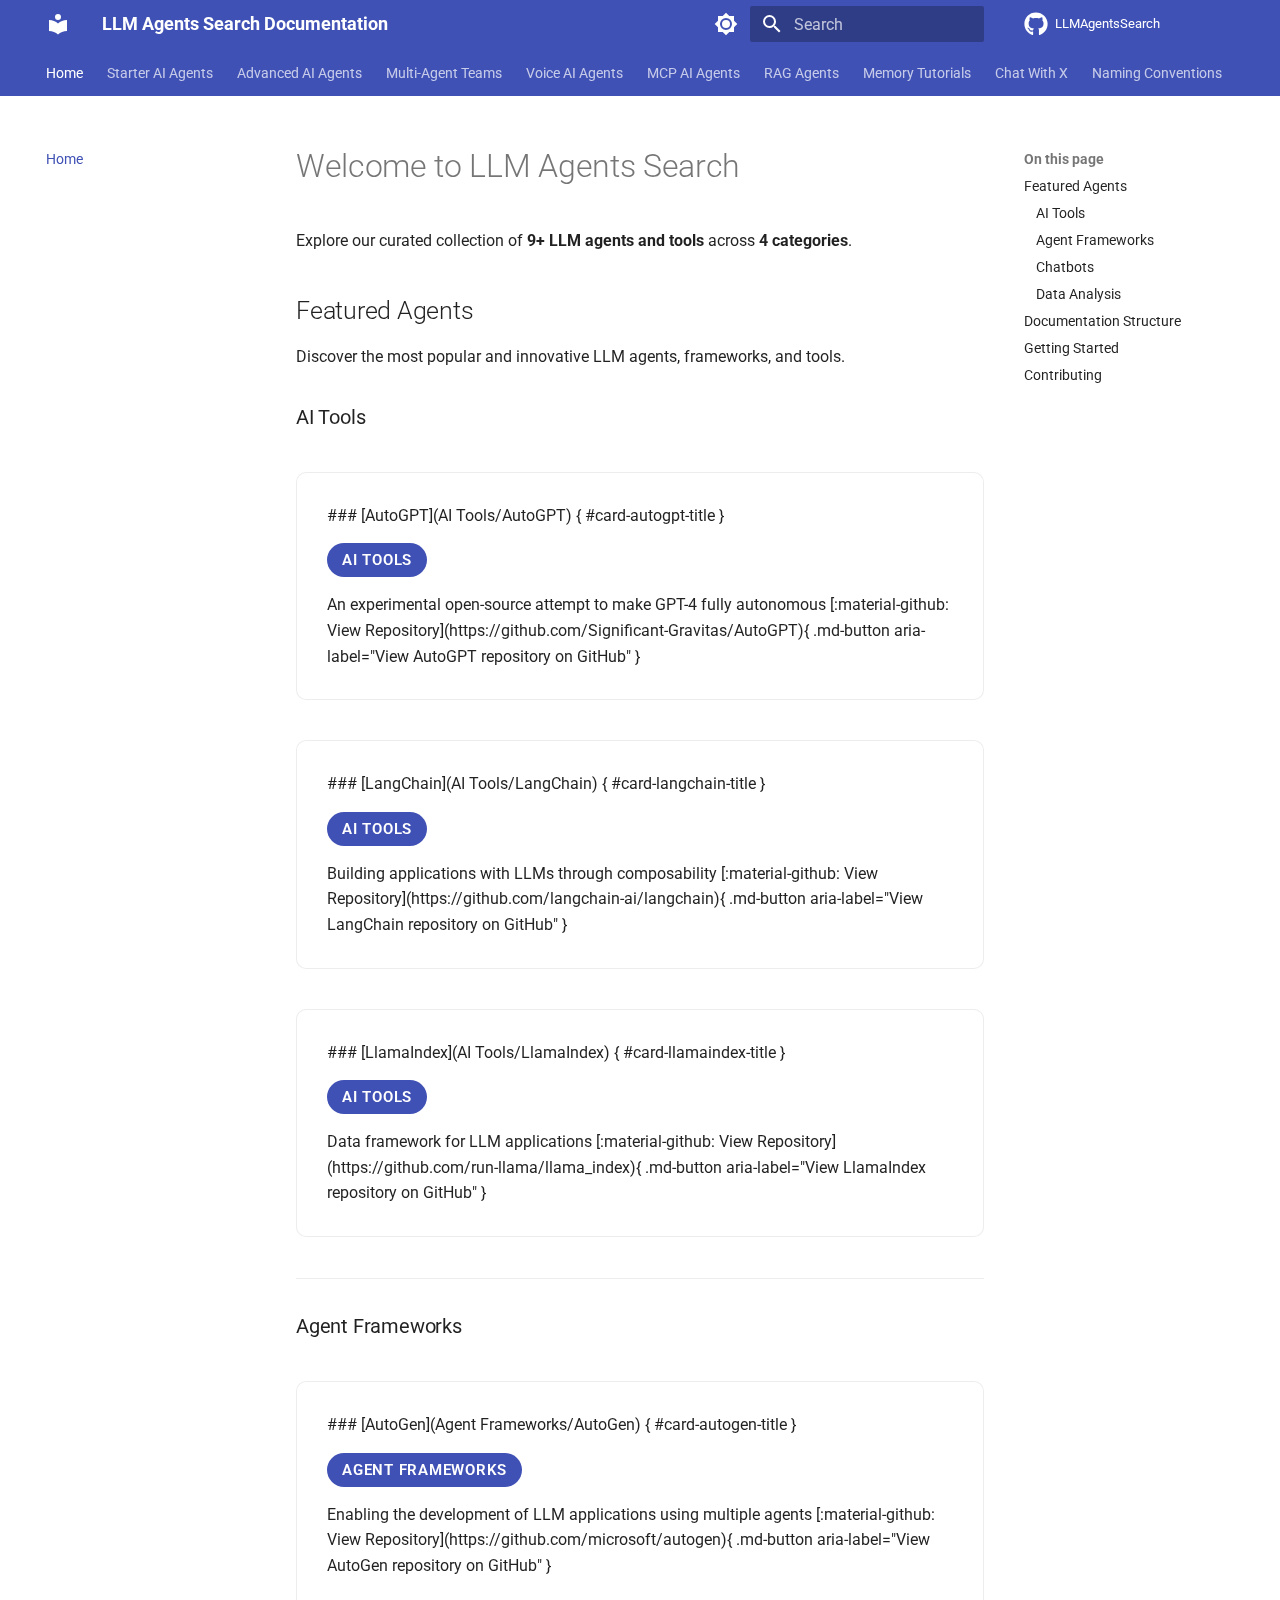
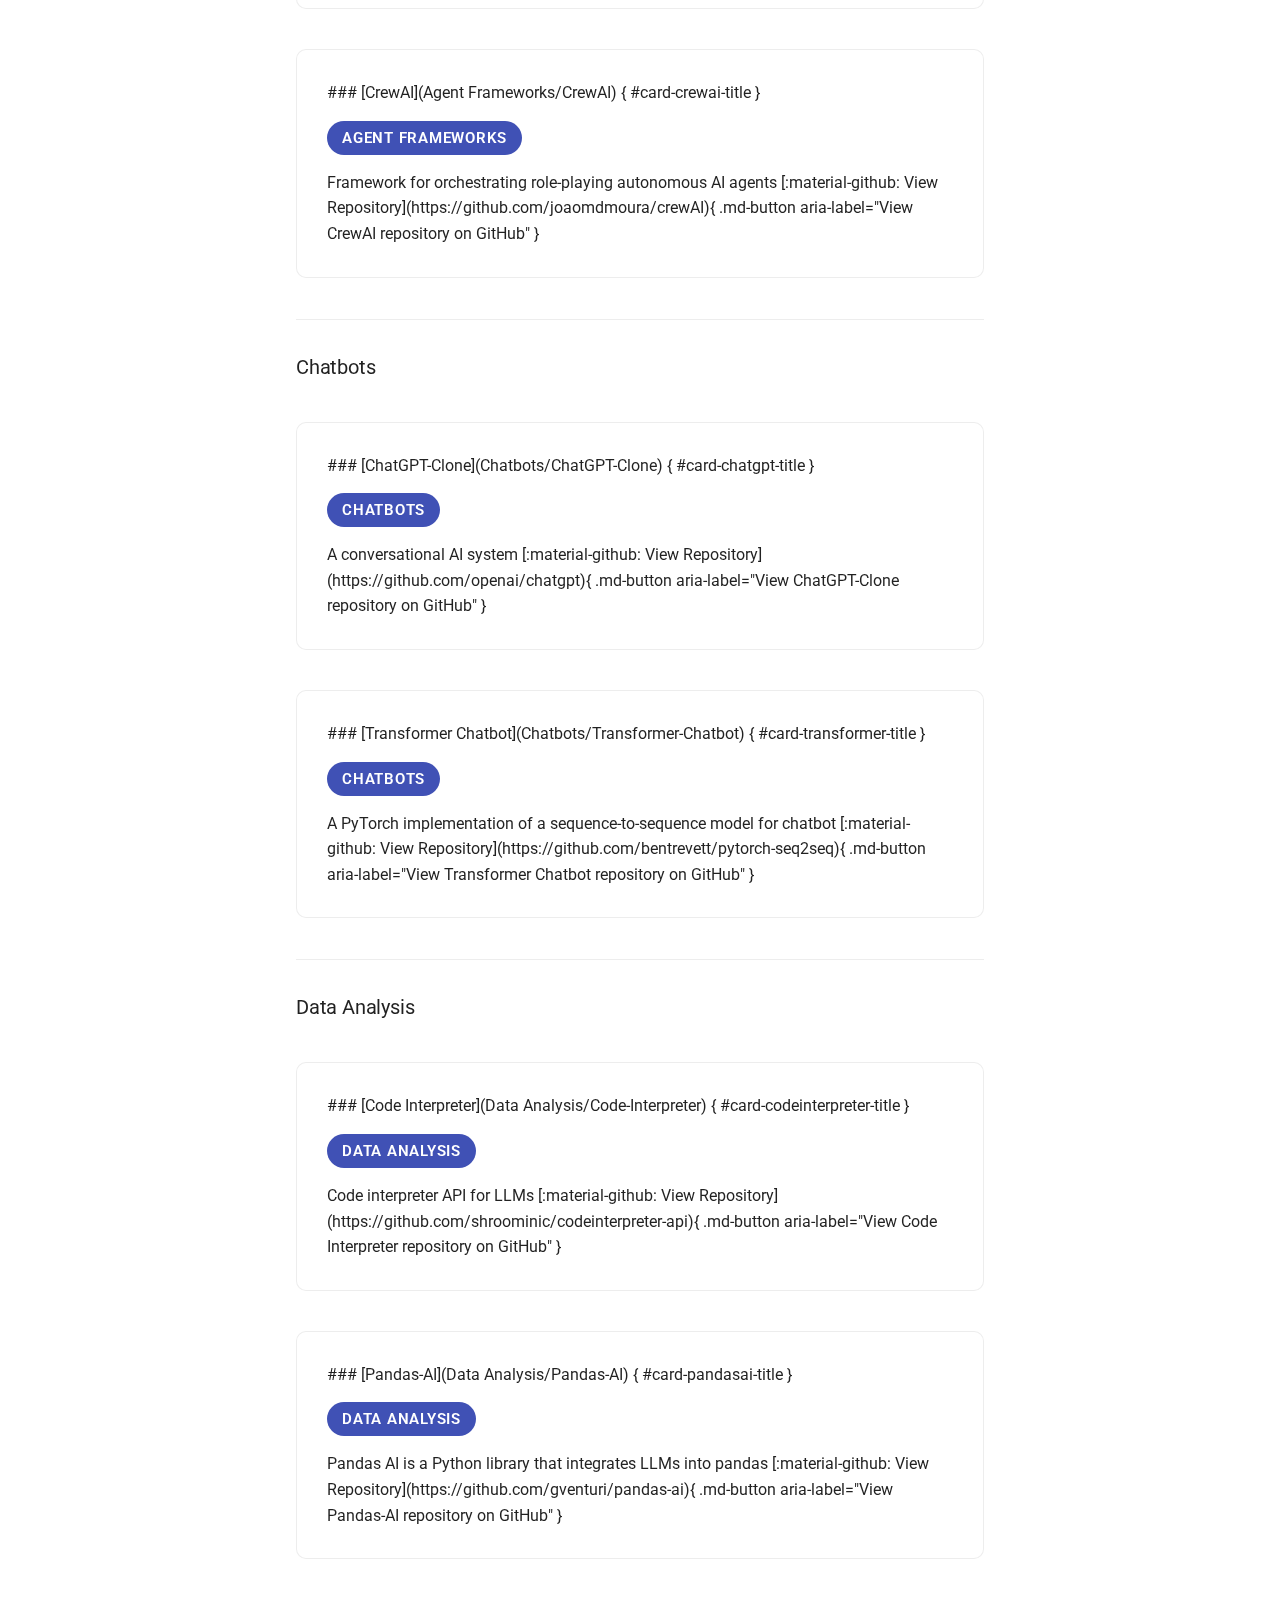
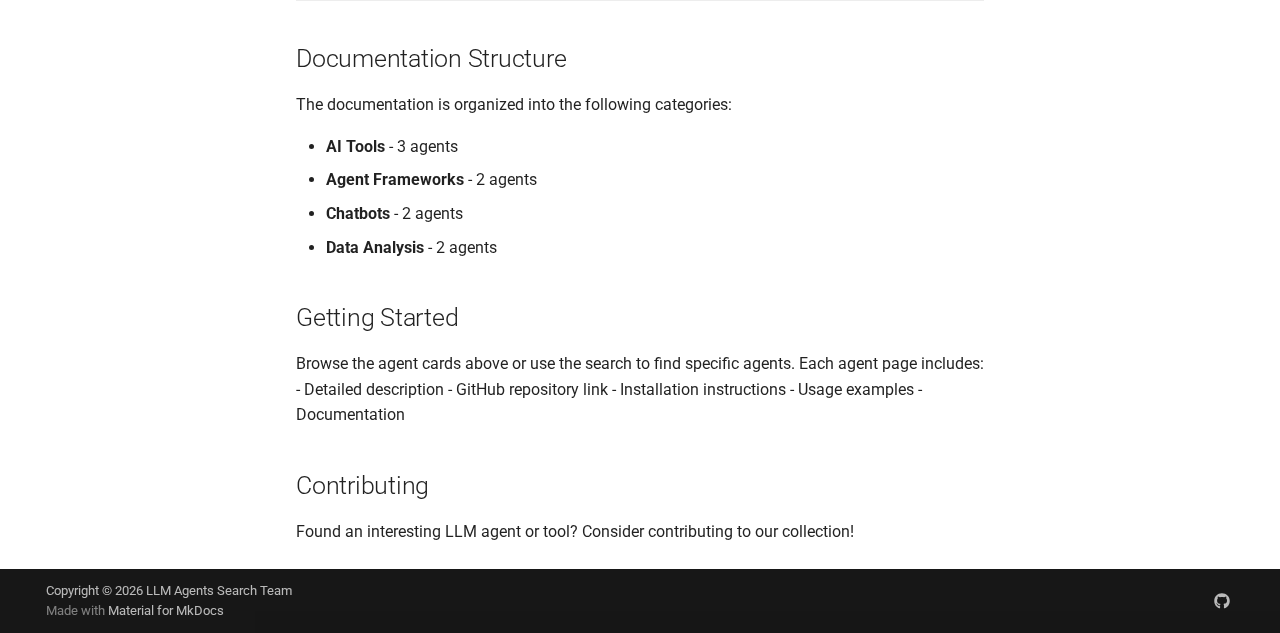
<file: site/index.html>
<!doctype html>
<html lang="en" class="no-js">
  <head>
    
      <meta charset="utf-8">
      <meta name="viewport" content="width=device-width,initial-scale=1">
      
        <meta name="description" content="Documentation site for LLM Agents Search project">
      
      
        <meta name="author" content="LLM Agents Search Team">
      
      
      
      
        <link rel="next" href="starter_ai_agents/">
      
      
        
      
      
      <link rel="icon" href="assets/images/favicon.png">
      <meta name="generator" content="mkdocs-1.6.1, mkdocs-material-9.7.1">
    
    
      
        <title>LLM Agents Search Documentation</title>
      
    
    
      <link rel="stylesheet" href="assets/stylesheets/main.484c7ddc.min.css">
      
        
        <link rel="stylesheet" href="assets/stylesheets/palette.ab4e12ef.min.css">
      
      


    
    
      
    
    
      
        
        
        <link rel="preconnect" href="https://fonts.gstatic.com" crossorigin>
        <link rel="stylesheet" href="https://fonts.googleapis.com/css?family=Roboto:300,300i,400,400i,700,700i%7CRoboto+Mono:400,400i,700,700i&display=fallback">
        <style>:root{--md-text-font:"Roboto";--md-code-font:"Roboto Mono"}</style>
      
    
    
      <link rel="stylesheet" href="stylesheets/extra.css">
    
    <script>__md_scope=new URL(".",location),__md_hash=e=>[...e].reduce(((e,_)=>(e<<5)-e+_.charCodeAt(0)),0),__md_get=(e,_=localStorage,t=__md_scope)=>JSON.parse(_.getItem(t.pathname+"."+e)),__md_set=(e,_,t=localStorage,a=__md_scope)=>{try{t.setItem(a.pathname+"."+e,JSON.stringify(_))}catch(e){}}</script>
    
      

    
    
  </head>
  
  
    
    
      
    
    
    
    
    <body dir="ltr" data-md-color-scheme="default" data-md-color-primary="indigo" data-md-color-accent="indigo">
  
    
    <input class="md-toggle" data-md-toggle="drawer" type="checkbox" id="__drawer" autocomplete="off">
    <input class="md-toggle" data-md-toggle="search" type="checkbox" id="__search" autocomplete="off">
    <label class="md-overlay" for="__drawer"></label>
    <div data-md-component="skip">
      
        
        <a href="#welcome-to-llm-agents-search" class="md-skip">
          Skip to content
        </a>
      
    </div>
    <div data-md-component="announce">
      
    </div>
    
    
      

<header class="md-header" data-md-component="header">
  <nav class="md-header__inner md-grid" aria-label="Header">
    <a href="." title="LLM Agents Search Documentation" class="md-header__button md-logo" aria-label="LLM Agents Search Documentation" data-md-component="logo">
      
  
  <svg xmlns="http://www.w3.org/2000/svg" viewBox="0 0 24 24"><path d="M12 8a3 3 0 0 0 3-3 3 3 0 0 0-3-3 3 3 0 0 0-3 3 3 3 0 0 0 3 3m0 3.54C9.64 9.35 6.5 8 3 8v11c3.5 0 6.64 1.35 9 3.54 2.36-2.19 5.5-3.54 9-3.54V8c-3.5 0-6.64 1.35-9 3.54"/></svg>

    </a>
    <label class="md-header__button md-icon" for="__drawer">
      
      <svg xmlns="http://www.w3.org/2000/svg" viewBox="0 0 24 24"><path d="M3 6h18v2H3zm0 5h18v2H3zm0 5h18v2H3z"/></svg>
    </label>
    <div class="md-header__title" data-md-component="header-title">
      <div class="md-header__ellipsis">
        <div class="md-header__topic">
          <span class="md-ellipsis">
            LLM Agents Search Documentation
          </span>
        </div>
        <div class="md-header__topic" data-md-component="header-topic">
          <span class="md-ellipsis">
            
              Home
            
          </span>
        </div>
      </div>
    </div>
    
      
        <form class="md-header__option" data-md-component="palette">
  
    
    
    
    <input class="md-option" data-md-color-media="" data-md-color-scheme="default" data-md-color-primary="indigo" data-md-color-accent="indigo"  aria-label="Switch to dark mode"  type="radio" name="__palette" id="__palette_0">
    
      <label class="md-header__button md-icon" title="Switch to dark mode" for="__palette_1" hidden>
        <svg xmlns="http://www.w3.org/2000/svg" viewBox="0 0 24 24"><path d="M12 8a4 4 0 0 0-4 4 4 4 0 0 0 4 4 4 4 0 0 0 4-4 4 4 0 0 0-4-4m0 10a6 6 0 0 1-6-6 6 6 0 0 1 6-6 6 6 0 0 1 6 6 6 6 0 0 1-6 6m8-9.31V4h-4.69L12 .69 8.69 4H4v4.69L.69 12 4 15.31V20h4.69L12 23.31 15.31 20H20v-4.69L23.31 12z"/></svg>
      </label>
    
  
    
    
    
    <input class="md-option" data-md-color-media="" data-md-color-scheme="slate" data-md-color-primary="indigo" data-md-color-accent="indigo"  aria-label="Switch to light mode"  type="radio" name="__palette" id="__palette_1">
    
      <label class="md-header__button md-icon" title="Switch to light mode" for="__palette_0" hidden>
        <svg xmlns="http://www.w3.org/2000/svg" viewBox="0 0 24 24"><path d="M12 18c-.89 0-1.74-.2-2.5-.55C11.56 16.5 13 14.42 13 12s-1.44-4.5-3.5-5.45C10.26 6.2 11.11 6 12 6a6 6 0 0 1 6 6 6 6 0 0 1-6 6m8-9.31V4h-4.69L12 .69 8.69 4H4v4.69L.69 12 4 15.31V20h4.69L12 23.31 15.31 20H20v-4.69L23.31 12z"/></svg>
      </label>
    
  
</form>
      
    
    
      <script>var palette=__md_get("__palette");if(palette&&palette.color){if("(prefers-color-scheme)"===palette.color.media){var media=matchMedia("(prefers-color-scheme: light)"),input=document.querySelector(media.matches?"[data-md-color-media='(prefers-color-scheme: light)']":"[data-md-color-media='(prefers-color-scheme: dark)']");palette.color.media=input.getAttribute("data-md-color-media"),palette.color.scheme=input.getAttribute("data-md-color-scheme"),palette.color.primary=input.getAttribute("data-md-color-primary"),palette.color.accent=input.getAttribute("data-md-color-accent")}for(var[key,value]of Object.entries(palette.color))document.body.setAttribute("data-md-color-"+key,value)}</script>
    
    
    
      
      
        <label class="md-header__button md-icon" for="__search">
          
          <svg xmlns="http://www.w3.org/2000/svg" viewBox="0 0 24 24"><path d="M9.5 3A6.5 6.5 0 0 1 16 9.5c0 1.61-.59 3.09-1.56 4.23l.27.27h.79l5 5-1.5 1.5-5-5v-.79l-.27-.27A6.52 6.52 0 0 1 9.5 16 6.5 6.5 0 0 1 3 9.5 6.5 6.5 0 0 1 9.5 3m0 2C7 5 5 7 5 9.5S7 14 9.5 14 14 12 14 9.5 12 5 9.5 5"/></svg>
        </label>
        <div class="md-search" data-md-component="search" role="dialog">
  <label class="md-search__overlay" for="__search"></label>
  <div class="md-search__inner" role="search">
    <form class="md-search__form" name="search">
      <input type="text" class="md-search__input" name="query" aria-label="Search" placeholder="Search" autocapitalize="off" autocorrect="off" autocomplete="off" spellcheck="false" data-md-component="search-query" required>
      <label class="md-search__icon md-icon" for="__search">
        
        <svg xmlns="http://www.w3.org/2000/svg" viewBox="0 0 24 24"><path d="M9.5 3A6.5 6.5 0 0 1 16 9.5c0 1.61-.59 3.09-1.56 4.23l.27.27h.79l5 5-1.5 1.5-5-5v-.79l-.27-.27A6.52 6.52 0 0 1 9.5 16 6.5 6.5 0 0 1 3 9.5 6.5 6.5 0 0 1 9.5 3m0 2C7 5 5 7 5 9.5S7 14 9.5 14 14 12 14 9.5 12 5 9.5 5"/></svg>
        
        <svg xmlns="http://www.w3.org/2000/svg" viewBox="0 0 24 24"><path d="M20 11v2H8l5.5 5.5-1.42 1.42L4.16 12l7.92-7.92L13.5 5.5 8 11z"/></svg>
      </label>
      <nav class="md-search__options" aria-label="Search">
        
          <a href="javascript:void(0)" class="md-search__icon md-icon" title="Share" aria-label="Share" data-clipboard data-clipboard-text="" data-md-component="search-share" tabindex="-1">
            
            <svg xmlns="http://www.w3.org/2000/svg" viewBox="0 0 24 24"><path d="M18 16.08c-.76 0-1.44.3-1.96.77L8.91 12.7c.05-.23.09-.46.09-.7s-.04-.47-.09-.7l7.05-4.11c.54.5 1.25.81 2.04.81a3 3 0 0 0 3-3 3 3 0 0 0-3-3 3 3 0 0 0-3 3c0 .24.04.47.09.7L8.04 9.81C7.5 9.31 6.79 9 6 9a3 3 0 0 0-3 3 3 3 0 0 0 3 3c.79 0 1.5-.31 2.04-.81l7.12 4.15c-.05.21-.08.43-.08.66 0 1.61 1.31 2.91 2.92 2.91s2.92-1.3 2.92-2.91A2.92 2.92 0 0 0 18 16.08"/></svg>
          </a>
        
        <button type="reset" class="md-search__icon md-icon" title="Clear" aria-label="Clear" tabindex="-1">
          
          <svg xmlns="http://www.w3.org/2000/svg" viewBox="0 0 24 24"><path d="M19 6.41 17.59 5 12 10.59 6.41 5 5 6.41 10.59 12 5 17.59 6.41 19 12 13.41 17.59 19 19 17.59 13.41 12z"/></svg>
        </button>
      </nav>
      
        <div class="md-search__suggest" data-md-component="search-suggest"></div>
      
    </form>
    <div class="md-search__output">
      <div class="md-search__scrollwrap" tabindex="0" data-md-scrollfix>
        <div class="md-search-result" data-md-component="search-result">
          <div class="md-search-result__meta">
            Initializing search
          </div>
          <ol class="md-search-result__list" role="presentation"></ol>
        </div>
      </div>
    </div>
  </div>
</div>
      
    
    
      <div class="md-header__source">
        <a href="https://github.com/yourusername/LLMAgentsSearch" title="Go to repository" class="md-source" data-md-component="source">
  <div class="md-source__icon md-icon">
    
    <svg xmlns="http://www.w3.org/2000/svg" viewBox="0 0 512 512"><!--! Font Awesome Free 7.1.0 by @fontawesome - https://fontawesome.com License - https://fontawesome.com/license/free (Icons: CC BY 4.0, Fonts: SIL OFL 1.1, Code: MIT License) Copyright 2025 Fonticons, Inc.--><path d="M173.9 397.4c0 2-2.3 3.6-5.2 3.6-3.3.3-5.6-1.3-5.6-3.6 0-2 2.3-3.6 5.2-3.6 3-.3 5.6 1.3 5.6 3.6m-31.1-4.5c-.7 2 1.3 4.3 4.3 4.9 2.6 1 5.6 0 6.2-2s-1.3-4.3-4.3-5.2c-2.6-.7-5.5.3-6.2 2.3m44.2-1.7c-2.9.7-4.9 2.6-4.6 4.9.3 2 2.9 3.3 5.9 2.6 2.9-.7 4.9-2.6 4.6-4.6-.3-1.9-3-3.2-5.9-2.9M252.8 8C114.1 8 8 113.3 8 252c0 110.9 69.8 205.8 169.5 239.2 12.8 2.3 17.3-5.6 17.3-12.1 0-6.2-.3-40.4-.3-61.4 0 0-70 15-84.7-29.8 0 0-11.4-29.1-27.8-36.6 0 0-22.9-15.7 1.6-15.4 0 0 24.9 2 38.6 25.8 21.9 38.6 58.6 27.5 72.9 20.9 2.3-16 8.8-27.1 16-33.7-55.9-6.2-112.3-14.3-112.3-110.5 0-27.5 7.6-41.3 23.6-58.9-2.6-6.5-11.1-33.3 2.6-67.9 20.9-6.5 69 27 69 27 20-5.6 41.5-8.5 62.8-8.5s42.8 2.9 62.8 8.5c0 0 48.1-33.6 69-27 13.7 34.7 5.2 61.4 2.6 67.9 16 17.7 25.8 31.5 25.8 58.9 0 96.5-58.9 104.2-114.8 110.5 9.2 7.9 17 22.9 17 46.4 0 33.7-.3 75.4-.3 83.6 0 6.5 4.6 14.4 17.3 12.1C436.2 457.8 504 362.9 504 252 504 113.3 391.5 8 252.8 8M105.2 352.9c-1.3 1-1 3.3.7 5.2 1.6 1.6 3.9 2.3 5.2 1 1.3-1 1-3.3-.7-5.2-1.6-1.6-3.9-2.3-5.2-1m-10.8-8.1c-.7 1.3.3 2.9 2.3 3.9 1.6 1 3.6.7 4.3-.7.7-1.3-.3-2.9-2.3-3.9-2-.6-3.6-.3-4.3.7m32.4 35.6c-1.6 1.3-1 4.3 1.3 6.2 2.3 2.3 5.2 2.6 6.5 1 1.3-1.3.7-4.3-1.3-6.2-2.2-2.3-5.2-2.6-6.5-1m-11.4-14.7c-1.6 1-1.6 3.6 0 5.9s4.3 3.3 5.6 2.3c1.6-1.3 1.6-3.9 0-6.2-1.4-2.3-4-3.3-5.6-2"/></svg>
  </div>
  <div class="md-source__repository">
    LLMAgentsSearch
  </div>
</a>
      </div>
    
  </nav>
  
</header>
    
    <div class="md-container" data-md-component="container">
      
      
        
          
            
<nav class="md-tabs" aria-label="Tabs" data-md-component="tabs">
  <div class="md-grid">
    <ul class="md-tabs__list">
      
        
  
  
  
    
  
  
    <li class="md-tabs__item md-tabs__item--active">
      <a href="." class="md-tabs__link">
        
  
  
    
  
  Home

      </a>
    </li>
  

      
        
  
  
  
  
    <li class="md-tabs__item">
      <a href="starter_ai_agents/" class="md-tabs__link">
        
  
  
    
  
  Starter AI Agents

      </a>
    </li>
  

      
        
  
  
  
  
    <li class="md-tabs__item">
      <a href="advanced_ai_agents/" class="md-tabs__link">
        
  
  
    
  
  Advanced AI Agents

      </a>
    </li>
  

      
        
  
  
  
  
    <li class="md-tabs__item">
      <a href="multi_agent_teams/" class="md-tabs__link">
        
  
  
    
  
  Multi-Agent Teams

      </a>
    </li>
  

      
        
  
  
  
  
    <li class="md-tabs__item">
      <a href="voice_ai_agents/" class="md-tabs__link">
        
  
  
    
  
  Voice AI Agents

      </a>
    </li>
  

      
        
  
  
  
  
    <li class="md-tabs__item">
      <a href="mcp_ai_agents/" class="md-tabs__link">
        
  
  
    
  
  MCP AI Agents

      </a>
    </li>
  

      
        
  
  
  
  
    <li class="md-tabs__item">
      <a href="rag_agents/" class="md-tabs__link">
        
  
  
    
  
  RAG Agents

      </a>
    </li>
  

      
        
  
  
  
  
    <li class="md-tabs__item">
      <a href="memory_tutorials/" class="md-tabs__link">
        
  
  
    
  
  Memory Tutorials

      </a>
    </li>
  

      
        
  
  
  
  
    <li class="md-tabs__item">
      <a href="chat_with_x/" class="md-tabs__link">
        
  
  
    
  
  Chat With X

      </a>
    </li>
  

      
        
  
  
  
  
    <li class="md-tabs__item">
      <a href="NAMING_CONVENTIONS/" class="md-tabs__link">
        
  
  
    
  
  Naming Conventions

      </a>
    </li>
  

      
    </ul>
  </div>
</nav>
          
        
      
      <main class="md-main" data-md-component="main">
        <div class="md-main__inner md-grid">
          
            
              
              <div class="md-sidebar md-sidebar--primary" data-md-component="sidebar" data-md-type="navigation" >
                <div class="md-sidebar__scrollwrap">
                  <div class="md-sidebar__inner">
                    


  


<nav class="md-nav md-nav--primary md-nav--lifted" aria-label="Navigation" data-md-level="0">
  <label class="md-nav__title" for="__drawer">
    <a href="." title="LLM Agents Search Documentation" class="md-nav__button md-logo" aria-label="LLM Agents Search Documentation" data-md-component="logo">
      
  
  <svg xmlns="http://www.w3.org/2000/svg" viewBox="0 0 24 24"><path d="M12 8a3 3 0 0 0 3-3 3 3 0 0 0-3-3 3 3 0 0 0-3 3 3 3 0 0 0 3 3m0 3.54C9.64 9.35 6.5 8 3 8v11c3.5 0 6.64 1.35 9 3.54 2.36-2.19 5.5-3.54 9-3.54V8c-3.5 0-6.64 1.35-9 3.54"/></svg>

    </a>
    LLM Agents Search Documentation
  </label>
  
    <div class="md-nav__source">
      <a href="https://github.com/yourusername/LLMAgentsSearch" title="Go to repository" class="md-source" data-md-component="source">
  <div class="md-source__icon md-icon">
    
    <svg xmlns="http://www.w3.org/2000/svg" viewBox="0 0 512 512"><!--! Font Awesome Free 7.1.0 by @fontawesome - https://fontawesome.com License - https://fontawesome.com/license/free (Icons: CC BY 4.0, Fonts: SIL OFL 1.1, Code: MIT License) Copyright 2025 Fonticons, Inc.--><path d="M173.9 397.4c0 2-2.3 3.6-5.2 3.6-3.3.3-5.6-1.3-5.6-3.6 0-2 2.3-3.6 5.2-3.6 3-.3 5.6 1.3 5.6 3.6m-31.1-4.5c-.7 2 1.3 4.3 4.3 4.9 2.6 1 5.6 0 6.2-2s-1.3-4.3-4.3-5.2c-2.6-.7-5.5.3-6.2 2.3m44.2-1.7c-2.9.7-4.9 2.6-4.6 4.9.3 2 2.9 3.3 5.9 2.6 2.9-.7 4.9-2.6 4.6-4.6-.3-1.9-3-3.2-5.9-2.9M252.8 8C114.1 8 8 113.3 8 252c0 110.9 69.8 205.8 169.5 239.2 12.8 2.3 17.3-5.6 17.3-12.1 0-6.2-.3-40.4-.3-61.4 0 0-70 15-84.7-29.8 0 0-11.4-29.1-27.8-36.6 0 0-22.9-15.7 1.6-15.4 0 0 24.9 2 38.6 25.8 21.9 38.6 58.6 27.5 72.9 20.9 2.3-16 8.8-27.1 16-33.7-55.9-6.2-112.3-14.3-112.3-110.5 0-27.5 7.6-41.3 23.6-58.9-2.6-6.5-11.1-33.3 2.6-67.9 20.9-6.5 69 27 69 27 20-5.6 41.5-8.5 62.8-8.5s42.8 2.9 62.8 8.5c0 0 48.1-33.6 69-27 13.7 34.7 5.2 61.4 2.6 67.9 16 17.7 25.8 31.5 25.8 58.9 0 96.5-58.9 104.2-114.8 110.5 9.2 7.9 17 22.9 17 46.4 0 33.7-.3 75.4-.3 83.6 0 6.5 4.6 14.4 17.3 12.1C436.2 457.8 504 362.9 504 252 504 113.3 391.5 8 252.8 8M105.2 352.9c-1.3 1-1 3.3.7 5.2 1.6 1.6 3.9 2.3 5.2 1 1.3-1 1-3.3-.7-5.2-1.6-1.6-3.9-2.3-5.2-1m-10.8-8.1c-.7 1.3.3 2.9 2.3 3.9 1.6 1 3.6.7 4.3-.7.7-1.3-.3-2.9-2.3-3.9-2-.6-3.6-.3-4.3.7m32.4 35.6c-1.6 1.3-1 4.3 1.3 6.2 2.3 2.3 5.2 2.6 6.5 1 1.3-1.3.7-4.3-1.3-6.2-2.2-2.3-5.2-2.6-6.5-1m-11.4-14.7c-1.6 1-1.6 3.6 0 5.9s4.3 3.3 5.6 2.3c1.6-1.3 1.6-3.9 0-6.2-1.4-2.3-4-3.3-5.6-2"/></svg>
  </div>
  <div class="md-source__repository">
    LLMAgentsSearch
  </div>
</a>
    </div>
  
  <ul class="md-nav__list" data-md-scrollfix>
    
      
      
  
  
    
  
  
  
    <li class="md-nav__item md-nav__item--active">
      
      <input class="md-nav__toggle md-toggle" type="checkbox" id="__toc">
      
      
        
      
      
        <label class="md-nav__link md-nav__link--active" for="__toc">
          
  
  
  <span class="md-ellipsis">
    
  
    Home
  

    
  </span>
  
  

          <span class="md-nav__icon md-icon"></span>
        </label>
      
      <a href="." class="md-nav__link md-nav__link--active">
        
  
  
  <span class="md-ellipsis">
    
  
    Home
  

    
  </span>
  
  

      </a>
      
        

  

<nav class="md-nav md-nav--secondary" aria-label="On this page">
  
  
  
    
  
  
    <label class="md-nav__title" for="__toc">
      <span class="md-nav__icon md-icon"></span>
      On this page
    </label>
    <ul class="md-nav__list" data-md-component="toc" data-md-scrollfix>
      
        <li class="md-nav__item">
  <a href="#featured-agents" class="md-nav__link">
    <span class="md-ellipsis">
      
        Featured Agents
      
    </span>
  </a>
  
    <nav class="md-nav" aria-label="Featured Agents">
      <ul class="md-nav__list">
        
          <li class="md-nav__item">
  <a href="#ai-tools" class="md-nav__link">
    <span class="md-ellipsis">
      
        AI Tools
      
    </span>
  </a>
  
</li>
        
          <li class="md-nav__item">
  <a href="#agent-frameworks" class="md-nav__link">
    <span class="md-ellipsis">
      
        Agent Frameworks
      
    </span>
  </a>
  
</li>
        
          <li class="md-nav__item">
  <a href="#chatbots" class="md-nav__link">
    <span class="md-ellipsis">
      
        Chatbots
      
    </span>
  </a>
  
</li>
        
          <li class="md-nav__item">
  <a href="#data-analysis" class="md-nav__link">
    <span class="md-ellipsis">
      
        Data Analysis
      
    </span>
  </a>
  
</li>
        
      </ul>
    </nav>
  
</li>
      
        <li class="md-nav__item">
  <a href="#documentation-structure" class="md-nav__link">
    <span class="md-ellipsis">
      
        Documentation Structure
      
    </span>
  </a>
  
</li>
      
        <li class="md-nav__item">
  <a href="#getting-started" class="md-nav__link">
    <span class="md-ellipsis">
      
        Getting Started
      
    </span>
  </a>
  
</li>
      
        <li class="md-nav__item">
  <a href="#contributing" class="md-nav__link">
    <span class="md-ellipsis">
      
        Contributing
      
    </span>
  </a>
  
</li>
      
    </ul>
  
</nav>
      
    </li>
  

    
      
      
  
  
  
  
    <li class="md-nav__item">
      <a href="starter_ai_agents/" class="md-nav__link">
        
  
  
  <span class="md-ellipsis">
    
  
    Starter AI Agents
  

    
  </span>
  
  

      </a>
    </li>
  

    
      
      
  
  
  
  
    <li class="md-nav__item">
      <a href="advanced_ai_agents/" class="md-nav__link">
        
  
  
  <span class="md-ellipsis">
    
  
    Advanced AI Agents
  

    
  </span>
  
  

      </a>
    </li>
  

    
      
      
  
  
  
  
    <li class="md-nav__item">
      <a href="multi_agent_teams/" class="md-nav__link">
        
  
  
  <span class="md-ellipsis">
    
  
    Multi-Agent Teams
  

    
  </span>
  
  

      </a>
    </li>
  

    
      
      
  
  
  
  
    <li class="md-nav__item">
      <a href="voice_ai_agents/" class="md-nav__link">
        
  
  
  <span class="md-ellipsis">
    
  
    Voice AI Agents
  

    
  </span>
  
  

      </a>
    </li>
  

    
      
      
  
  
  
  
    <li class="md-nav__item">
      <a href="mcp_ai_agents/" class="md-nav__link">
        
  
  
  <span class="md-ellipsis">
    
  
    MCP AI Agents
  

    
  </span>
  
  

      </a>
    </li>
  

    
      
      
  
  
  
  
    <li class="md-nav__item">
      <a href="rag_agents/" class="md-nav__link">
        
  
  
  <span class="md-ellipsis">
    
  
    RAG Agents
  

    
  </span>
  
  

      </a>
    </li>
  

    
      
      
  
  
  
  
    <li class="md-nav__item">
      <a href="memory_tutorials/" class="md-nav__link">
        
  
  
  <span class="md-ellipsis">
    
  
    Memory Tutorials
  

    
  </span>
  
  

      </a>
    </li>
  

    
      
      
  
  
  
  
    <li class="md-nav__item">
      <a href="chat_with_x/" class="md-nav__link">
        
  
  
  <span class="md-ellipsis">
    
  
    Chat With X
  

    
  </span>
  
  

      </a>
    </li>
  

    
      
      
  
  
  
  
    <li class="md-nav__item">
      <a href="NAMING_CONVENTIONS/" class="md-nav__link">
        
  
  
  <span class="md-ellipsis">
    
  
    Naming Conventions
  

    
  </span>
  
  

      </a>
    </li>
  

    
  </ul>
</nav>
                  </div>
                </div>
              </div>
            
            
              
              <div class="md-sidebar md-sidebar--secondary" data-md-component="sidebar" data-md-type="toc" >
                <div class="md-sidebar__scrollwrap">
                  <div class="md-sidebar__inner">
                    

  

<nav class="md-nav md-nav--secondary" aria-label="On this page">
  
  
  
    
  
  
    <label class="md-nav__title" for="__toc">
      <span class="md-nav__icon md-icon"></span>
      On this page
    </label>
    <ul class="md-nav__list" data-md-component="toc" data-md-scrollfix>
      
        <li class="md-nav__item">
  <a href="#featured-agents" class="md-nav__link">
    <span class="md-ellipsis">
      
        Featured Agents
      
    </span>
  </a>
  
    <nav class="md-nav" aria-label="Featured Agents">
      <ul class="md-nav__list">
        
          <li class="md-nav__item">
  <a href="#ai-tools" class="md-nav__link">
    <span class="md-ellipsis">
      
        AI Tools
      
    </span>
  </a>
  
</li>
        
          <li class="md-nav__item">
  <a href="#agent-frameworks" class="md-nav__link">
    <span class="md-ellipsis">
      
        Agent Frameworks
      
    </span>
  </a>
  
</li>
        
          <li class="md-nav__item">
  <a href="#chatbots" class="md-nav__link">
    <span class="md-ellipsis">
      
        Chatbots
      
    </span>
  </a>
  
</li>
        
          <li class="md-nav__item">
  <a href="#data-analysis" class="md-nav__link">
    <span class="md-ellipsis">
      
        Data Analysis
      
    </span>
  </a>
  
</li>
        
      </ul>
    </nav>
  
</li>
      
        <li class="md-nav__item">
  <a href="#documentation-structure" class="md-nav__link">
    <span class="md-ellipsis">
      
        Documentation Structure
      
    </span>
  </a>
  
</li>
      
        <li class="md-nav__item">
  <a href="#getting-started" class="md-nav__link">
    <span class="md-ellipsis">
      
        Getting Started
      
    </span>
  </a>
  
</li>
      
        <li class="md-nav__item">
  <a href="#contributing" class="md-nav__link">
    <span class="md-ellipsis">
      
        Contributing
      
    </span>
  </a>
  
</li>
      
    </ul>
  
</nav>
                  </div>
                </div>
              </div>
            
          
          
            <div class="md-content" data-md-component="content">
              
                



  


              
              <article class="md-content__inner md-typeset">
                
                  


  
  


<h1 id="welcome-to-llm-agents-search">Welcome to LLM Agents Search<a class="headerlink" href="#welcome-to-llm-agents-search" title="Permanent link">&para;</a></h1>
<p>Explore our curated collection of <strong>9+ LLM agents and tools</strong> across <strong>4 categories</strong>.</p>
<h2 id="featured-agents">Featured Agents<a class="headerlink" href="#featured-agents" title="Permanent link">&para;</a></h2>
<p>Discover the most popular and innovative LLM agents, frameworks, and tools.</p>
<h3 id="ai-tools">AI Tools<a class="headerlink" href="#ai-tools" title="Permanent link">&para;</a></h3>
<div class="agent-card-grid">

<article class="agent-card" aria-labelledby="card-autogpt-title">

### [AutoGPT](AI Tools/AutoGPT) { #card-autogpt-title }

<span class="agent-category agent-category--ai-tools" role="status" aria-label="Category: AI Tools">AI Tools</span>

An experimental open-source attempt to make GPT-4 fully autonomous

[:material-github: View Repository](https://github.com/Significant-Gravitas/AutoGPT){ .md-button aria-label="View AutoGPT repository on GitHub" }

</article>

<article class="agent-card" aria-labelledby="card-langchain-title">

### [LangChain](AI Tools/LangChain) { #card-langchain-title }

<span class="agent-category agent-category--ai-tools" role="status" aria-label="Category: AI Tools">AI Tools</span>

Building applications with LLMs through composability

[:material-github: View Repository](https://github.com/langchain-ai/langchain){ .md-button aria-label="View LangChain repository on GitHub" }

</article>

<article class="agent-card" aria-labelledby="card-llamaindex-title">

### [LlamaIndex](AI Tools/LlamaIndex) { #card-llamaindex-title }

<span class="agent-category agent-category--ai-tools" role="status" aria-label="Category: AI Tools">AI Tools</span>

Data framework for LLM applications

[:material-github: View Repository](https://github.com/run-llama/llama_index){ .md-button aria-label="View LlamaIndex repository on GitHub" }

</article>

</div>

<hr />
<h3 id="agent-frameworks">Agent Frameworks<a class="headerlink" href="#agent-frameworks" title="Permanent link">&para;</a></h3>
<div class="agent-card-grid">

<article class="agent-card" aria-labelledby="card-autogen-title">

### [AutoGen](Agent Frameworks/AutoGen) { #card-autogen-title }

<span class="agent-category agent-category--frameworks" role="status" aria-label="Category: Agent Frameworks">Agent Frameworks</span>

Enabling the development of LLM applications using multiple agents

[:material-github: View Repository](https://github.com/microsoft/autogen){ .md-button aria-label="View AutoGen repository on GitHub" }

</article>

<article class="agent-card" aria-labelledby="card-crewai-title">

### [CrewAI](Agent Frameworks/CrewAI) { #card-crewai-title }

<span class="agent-category agent-category--frameworks" role="status" aria-label="Category: Agent Frameworks">Agent Frameworks</span>

Framework for orchestrating role-playing autonomous AI agents

[:material-github: View Repository](https://github.com/joaomdmoura/crewAI){ .md-button aria-label="View CrewAI repository on GitHub" }

</article>

</div>

<hr />
<h3 id="chatbots">Chatbots<a class="headerlink" href="#chatbots" title="Permanent link">&para;</a></h3>
<div class="agent-card-grid">

<article class="agent-card" aria-labelledby="card-chatgpt-title">

### [ChatGPT-Clone](Chatbots/ChatGPT-Clone) { #card-chatgpt-title }

<span class="agent-category agent-category--chatbots" role="status" aria-label="Category: Chatbots">Chatbots</span>

A conversational AI system

[:material-github: View Repository](https://github.com/openai/chatgpt){ .md-button aria-label="View ChatGPT-Clone repository on GitHub" }

</article>

<article class="agent-card" aria-labelledby="card-transformer-title">

### [Transformer Chatbot](Chatbots/Transformer-Chatbot) { #card-transformer-title }

<span class="agent-category agent-category--chatbots" role="status" aria-label="Category: Chatbots">Chatbots</span>

A PyTorch implementation of a sequence-to-sequence model for chatbot

[:material-github: View Repository](https://github.com/bentrevett/pytorch-seq2seq){ .md-button aria-label="View Transformer Chatbot repository on GitHub" }

</article>

</div>

<hr />
<h3 id="data-analysis">Data Analysis<a class="headerlink" href="#data-analysis" title="Permanent link">&para;</a></h3>
<div class="agent-card-grid">

<article class="agent-card" aria-labelledby="card-codeinterpreter-title">

### [Code Interpreter](Data Analysis/Code-Interpreter) { #card-codeinterpreter-title }

<span class="agent-category agent-category--data" role="status" aria-label="Category: Data Analysis">Data Analysis</span>

Code interpreter API for LLMs

[:material-github: View Repository](https://github.com/shroominic/codeinterpreter-api){ .md-button aria-label="View Code Interpreter repository on GitHub" }

</article>

<article class="agent-card" aria-labelledby="card-pandasai-title">

### [Pandas-AI](Data Analysis/Pandas-AI) { #card-pandasai-title }

<span class="agent-category agent-category--data" role="status" aria-label="Category: Data Analysis">Data Analysis</span>

Pandas AI is a Python library that integrates LLMs into pandas

[:material-github: View Repository](https://github.com/gventuri/pandas-ai){ .md-button aria-label="View Pandas-AI repository on GitHub" }

</article>

</div>

<hr />
<h2 id="documentation-structure">Documentation Structure<a class="headerlink" href="#documentation-structure" title="Permanent link">&para;</a></h2>
<p>The documentation is organized into the following categories:</p>
<ul>
<li><strong>AI Tools</strong> - 3 agents</li>
<li><strong>Agent Frameworks</strong> - 2 agents</li>
<li><strong>Chatbots</strong> - 2 agents</li>
<li><strong>Data Analysis</strong> - 2 agents</li>
</ul>
<h2 id="getting-started">Getting Started<a class="headerlink" href="#getting-started" title="Permanent link">&para;</a></h2>
<p>Browse the agent cards above or use the search to find specific agents. Each agent page includes:
- Detailed description
- GitHub repository link
- Installation instructions
- Usage examples
- Documentation</p>
<h2 id="contributing">Contributing<a class="headerlink" href="#contributing" title="Permanent link">&para;</a></h2>
<p>Found an interesting LLM agent or tool? Consider contributing to our collection!</p>












                
              </article>
            </div>
          
          
  <script>var tabs=__md_get("__tabs");if(Array.isArray(tabs))e:for(var set of document.querySelectorAll(".tabbed-set")){var labels=set.querySelector(".tabbed-labels");for(var tab of tabs)for(var label of labels.getElementsByTagName("label"))if(label.innerText.trim()===tab){var input=document.getElementById(label.htmlFor);input.checked=!0;continue e}}</script>

<script>var target=document.getElementById(location.hash.slice(1));target&&target.name&&(target.checked=target.name.startsWith("__tabbed_"))</script>
        </div>
        
          <button type="button" class="md-top md-icon" data-md-component="top" hidden>
  
  <svg xmlns="http://www.w3.org/2000/svg" viewBox="0 0 24 24"><path d="M13 20h-2V8l-5.5 5.5-1.42-1.42L12 4.16l7.92 7.92-1.42 1.42L13 8z"/></svg>
  Back to top
</button>
        
      </main>
      
        <footer class="md-footer">
  
  <div class="md-footer-meta md-typeset">
    <div class="md-footer-meta__inner md-grid">
      <div class="md-copyright">
  
    <div class="md-copyright__highlight">
      Copyright &copy; 2026 LLM Agents Search Team
    </div>
  
  
    Made with
    <a href="https://squidfunk.github.io/mkdocs-material/" target="_blank" rel="noopener">
      Material for MkDocs
    </a>
  
</div>
      
        
<div class="md-social">
  
    
    
    
    
    <a href="https://github.com/yourusername/LLMAgentsSearch" target="_blank" rel="noopener" title="GitHub" class="md-social__link">
      <svg xmlns="http://www.w3.org/2000/svg" viewBox="0 0 512 512"><!--! Font Awesome Free 7.1.0 by @fontawesome - https://fontawesome.com License - https://fontawesome.com/license/free (Icons: CC BY 4.0, Fonts: SIL OFL 1.1, Code: MIT License) Copyright 2025 Fonticons, Inc.--><path d="M173.9 397.4c0 2-2.3 3.6-5.2 3.6-3.3.3-5.6-1.3-5.6-3.6 0-2 2.3-3.6 5.2-3.6 3-.3 5.6 1.3 5.6 3.6m-31.1-4.5c-.7 2 1.3 4.3 4.3 4.9 2.6 1 5.6 0 6.2-2s-1.3-4.3-4.3-5.2c-2.6-.7-5.5.3-6.2 2.3m44.2-1.7c-2.9.7-4.9 2.6-4.6 4.9.3 2 2.9 3.3 5.9 2.6 2.9-.7 4.9-2.6 4.6-4.6-.3-1.9-3-3.2-5.9-2.9M252.8 8C114.1 8 8 113.3 8 252c0 110.9 69.8 205.8 169.5 239.2 12.8 2.3 17.3-5.6 17.3-12.1 0-6.2-.3-40.4-.3-61.4 0 0-70 15-84.7-29.8 0 0-11.4-29.1-27.8-36.6 0 0-22.9-15.7 1.6-15.4 0 0 24.9 2 38.6 25.8 21.9 38.6 58.6 27.5 72.9 20.9 2.3-16 8.8-27.1 16-33.7-55.9-6.2-112.3-14.3-112.3-110.5 0-27.5 7.6-41.3 23.6-58.9-2.6-6.5-11.1-33.3 2.6-67.9 20.9-6.5 69 27 69 27 20-5.6 41.5-8.5 62.8-8.5s42.8 2.9 62.8 8.5c0 0 48.1-33.6 69-27 13.7 34.7 5.2 61.4 2.6 67.9 16 17.7 25.8 31.5 25.8 58.9 0 96.5-58.9 104.2-114.8 110.5 9.2 7.9 17 22.9 17 46.4 0 33.7-.3 75.4-.3 83.6 0 6.5 4.6 14.4 17.3 12.1C436.2 457.8 504 362.9 504 252 504 113.3 391.5 8 252.8 8M105.2 352.9c-1.3 1-1 3.3.7 5.2 1.6 1.6 3.9 2.3 5.2 1 1.3-1 1-3.3-.7-5.2-1.6-1.6-3.9-2.3-5.2-1m-10.8-8.1c-.7 1.3.3 2.9 2.3 3.9 1.6 1 3.6.7 4.3-.7.7-1.3-.3-2.9-2.3-3.9-2-.6-3.6-.3-4.3.7m32.4 35.6c-1.6 1.3-1 4.3 1.3 6.2 2.3 2.3 5.2 2.6 6.5 1 1.3-1.3.7-4.3-1.3-6.2-2.2-2.3-5.2-2.6-6.5-1m-11.4-14.7c-1.6 1-1.6 3.6 0 5.9s4.3 3.3 5.6 2.3c1.6-1.3 1.6-3.9 0-6.2-1.4-2.3-4-3.3-5.6-2"/></svg>
    </a>
  
</div>
      
    </div>
  </div>
</footer>
      
    </div>
    <div class="md-dialog" data-md-component="dialog">
      <div class="md-dialog__inner md-typeset"></div>
    </div>
    
    
    
      
      
      <script id="__config" type="application/json">{"annotate": null, "base": ".", "features": ["navigation.instant", "navigation.tracking", "navigation.tabs", "navigation.sections", "navigation.expand", "navigation.path", "navigation.indexes", "navigation.top", "search.suggest", "search.highlight", "search.share", "toc.follow", "content.code.copy", "content.tabs.link"], "search": "assets/javascripts/workers/search.2c215733.min.js", "tags": null, "translations": {"clipboard.copied": "Copied to clipboard", "clipboard.copy": "Copy to clipboard", "search.result.more.one": "1 more on this page", "search.result.more.other": "# more on this page", "search.result.none": "No matching documents", "search.result.one": "1 matching document", "search.result.other": "# matching documents", "search.result.placeholder": "Type to start searching", "search.result.term.missing": "Missing", "select.version": "Select version"}, "version": null}</script>
    
    
      <script src="assets/javascripts/bundle.79ae519e.min.js"></script>
      
    
  </body>
</html>
</file>
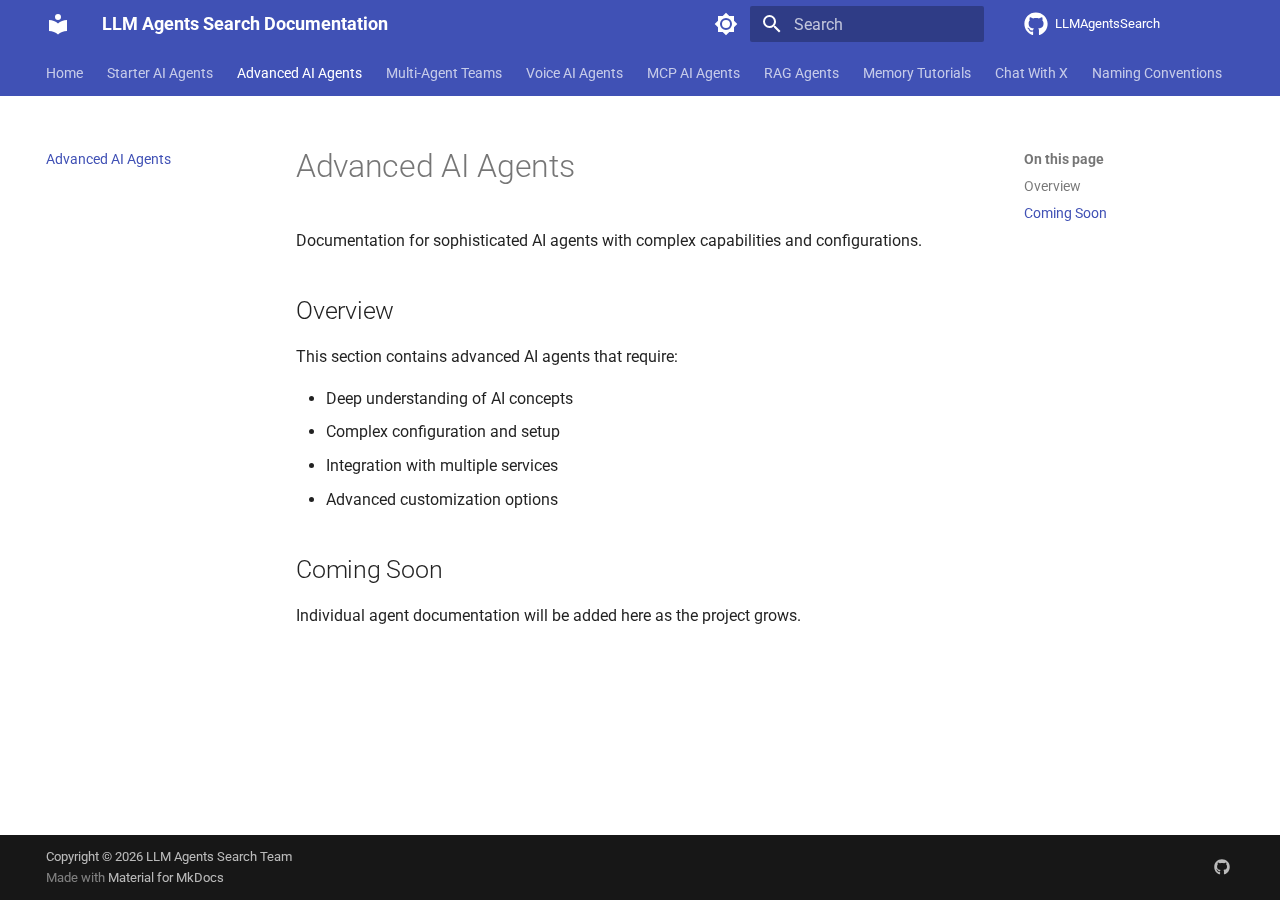
<file: site/advanced_ai_agents/index.html>
<!doctype html>
<html lang="en" class="no-js">
  <head>
    
      <meta charset="utf-8">
      <meta name="viewport" content="width=device-width,initial-scale=1">
      
        <meta name="description" content="Documentation site for LLM Agents Search project">
      
      
        <meta name="author" content="LLM Agents Search Team">
      
      
      
        <link rel="prev" href="../starter_ai_agents/">
      
      
        <link rel="next" href="../multi_agent_teams/">
      
      
        
      
      
      <link rel="icon" href="../assets/images/favicon.png">
      <meta name="generator" content="mkdocs-1.6.1, mkdocs-material-9.7.1">
    
    
      
        <title>Advanced AI Agents - LLM Agents Search Documentation</title>
      
    
    
      <link rel="stylesheet" href="../assets/stylesheets/main.484c7ddc.min.css">
      
        
        <link rel="stylesheet" href="../assets/stylesheets/palette.ab4e12ef.min.css">
      
      


    
    
      
    
    
      
        
        
        <link rel="preconnect" href="https://fonts.gstatic.com" crossorigin>
        <link rel="stylesheet" href="https://fonts.googleapis.com/css?family=Roboto:300,300i,400,400i,700,700i%7CRoboto+Mono:400,400i,700,700i&display=fallback">
        <style>:root{--md-text-font:"Roboto";--md-code-font:"Roboto Mono"}</style>
      
    
    
      <link rel="stylesheet" href="../stylesheets/extra.css">
    
    <script>__md_scope=new URL("..",location),__md_hash=e=>[...e].reduce(((e,_)=>(e<<5)-e+_.charCodeAt(0)),0),__md_get=(e,_=localStorage,t=__md_scope)=>JSON.parse(_.getItem(t.pathname+"."+e)),__md_set=(e,_,t=localStorage,a=__md_scope)=>{try{t.setItem(a.pathname+"."+e,JSON.stringify(_))}catch(e){}}</script>
    
      

    
    
  </head>
  
  
    
    
      
    
    
    
    
    <body dir="ltr" data-md-color-scheme="default" data-md-color-primary="indigo" data-md-color-accent="indigo">
  
    
    <input class="md-toggle" data-md-toggle="drawer" type="checkbox" id="__drawer" autocomplete="off">
    <input class="md-toggle" data-md-toggle="search" type="checkbox" id="__search" autocomplete="off">
    <label class="md-overlay" for="__drawer"></label>
    <div data-md-component="skip">
      
        
        <a href="#advanced-ai-agents" class="md-skip">
          Skip to content
        </a>
      
    </div>
    <div data-md-component="announce">
      
    </div>
    
    
      

<header class="md-header" data-md-component="header">
  <nav class="md-header__inner md-grid" aria-label="Header">
    <a href=".." title="LLM Agents Search Documentation" class="md-header__button md-logo" aria-label="LLM Agents Search Documentation" data-md-component="logo">
      
  
  <svg xmlns="http://www.w3.org/2000/svg" viewBox="0 0 24 24"><path d="M12 8a3 3 0 0 0 3-3 3 3 0 0 0-3-3 3 3 0 0 0-3 3 3 3 0 0 0 3 3m0 3.54C9.64 9.35 6.5 8 3 8v11c3.5 0 6.64 1.35 9 3.54 2.36-2.19 5.5-3.54 9-3.54V8c-3.5 0-6.64 1.35-9 3.54"/></svg>

    </a>
    <label class="md-header__button md-icon" for="__drawer">
      
      <svg xmlns="http://www.w3.org/2000/svg" viewBox="0 0 24 24"><path d="M3 6h18v2H3zm0 5h18v2H3zm0 5h18v2H3z"/></svg>
    </label>
    <div class="md-header__title" data-md-component="header-title">
      <div class="md-header__ellipsis">
        <div class="md-header__topic">
          <span class="md-ellipsis">
            LLM Agents Search Documentation
          </span>
        </div>
        <div class="md-header__topic" data-md-component="header-topic">
          <span class="md-ellipsis">
            
              Advanced AI Agents
            
          </span>
        </div>
      </div>
    </div>
    
      
        <form class="md-header__option" data-md-component="palette">
  
    
    
    
    <input class="md-option" data-md-color-media="" data-md-color-scheme="default" data-md-color-primary="indigo" data-md-color-accent="indigo"  aria-label="Switch to dark mode"  type="radio" name="__palette" id="__palette_0">
    
      <label class="md-header__button md-icon" title="Switch to dark mode" for="__palette_1" hidden>
        <svg xmlns="http://www.w3.org/2000/svg" viewBox="0 0 24 24"><path d="M12 8a4 4 0 0 0-4 4 4 4 0 0 0 4 4 4 4 0 0 0 4-4 4 4 0 0 0-4-4m0 10a6 6 0 0 1-6-6 6 6 0 0 1 6-6 6 6 0 0 1 6 6 6 6 0 0 1-6 6m8-9.31V4h-4.69L12 .69 8.69 4H4v4.69L.69 12 4 15.31V20h4.69L12 23.31 15.31 20H20v-4.69L23.31 12z"/></svg>
      </label>
    
  
    
    
    
    <input class="md-option" data-md-color-media="" data-md-color-scheme="slate" data-md-color-primary="indigo" data-md-color-accent="indigo"  aria-label="Switch to light mode"  type="radio" name="__palette" id="__palette_1">
    
      <label class="md-header__button md-icon" title="Switch to light mode" for="__palette_0" hidden>
        <svg xmlns="http://www.w3.org/2000/svg" viewBox="0 0 24 24"><path d="M12 18c-.89 0-1.74-.2-2.5-.55C11.56 16.5 13 14.42 13 12s-1.44-4.5-3.5-5.45C10.26 6.2 11.11 6 12 6a6 6 0 0 1 6 6 6 6 0 0 1-6 6m8-9.31V4h-4.69L12 .69 8.69 4H4v4.69L.69 12 4 15.31V20h4.69L12 23.31 15.31 20H20v-4.69L23.31 12z"/></svg>
      </label>
    
  
</form>
      
    
    
      <script>var palette=__md_get("__palette");if(palette&&palette.color){if("(prefers-color-scheme)"===palette.color.media){var media=matchMedia("(prefers-color-scheme: light)"),input=document.querySelector(media.matches?"[data-md-color-media='(prefers-color-scheme: light)']":"[data-md-color-media='(prefers-color-scheme: dark)']");palette.color.media=input.getAttribute("data-md-color-media"),palette.color.scheme=input.getAttribute("data-md-color-scheme"),palette.color.primary=input.getAttribute("data-md-color-primary"),palette.color.accent=input.getAttribute("data-md-color-accent")}for(var[key,value]of Object.entries(palette.color))document.body.setAttribute("data-md-color-"+key,value)}</script>
    
    
    
      
      
        <label class="md-header__button md-icon" for="__search">
          
          <svg xmlns="http://www.w3.org/2000/svg" viewBox="0 0 24 24"><path d="M9.5 3A6.5 6.5 0 0 1 16 9.5c0 1.61-.59 3.09-1.56 4.23l.27.27h.79l5 5-1.5 1.5-5-5v-.79l-.27-.27A6.52 6.52 0 0 1 9.5 16 6.5 6.5 0 0 1 3 9.5 6.5 6.5 0 0 1 9.5 3m0 2C7 5 5 7 5 9.5S7 14 9.5 14 14 12 14 9.5 12 5 9.5 5"/></svg>
        </label>
        <div class="md-search" data-md-component="search" role="dialog">
  <label class="md-search__overlay" for="__search"></label>
  <div class="md-search__inner" role="search">
    <form class="md-search__form" name="search">
      <input type="text" class="md-search__input" name="query" aria-label="Search" placeholder="Search" autocapitalize="off" autocorrect="off" autocomplete="off" spellcheck="false" data-md-component="search-query" required>
      <label class="md-search__icon md-icon" for="__search">
        
        <svg xmlns="http://www.w3.org/2000/svg" viewBox="0 0 24 24"><path d="M9.5 3A6.5 6.5 0 0 1 16 9.5c0 1.61-.59 3.09-1.56 4.23l.27.27h.79l5 5-1.5 1.5-5-5v-.79l-.27-.27A6.52 6.52 0 0 1 9.5 16 6.5 6.5 0 0 1 3 9.5 6.5 6.5 0 0 1 9.5 3m0 2C7 5 5 7 5 9.5S7 14 9.5 14 14 12 14 9.5 12 5 9.5 5"/></svg>
        
        <svg xmlns="http://www.w3.org/2000/svg" viewBox="0 0 24 24"><path d="M20 11v2H8l5.5 5.5-1.42 1.42L4.16 12l7.92-7.92L13.5 5.5 8 11z"/></svg>
      </label>
      <nav class="md-search__options" aria-label="Search">
        
          <a href="javascript:void(0)" class="md-search__icon md-icon" title="Share" aria-label="Share" data-clipboard data-clipboard-text="" data-md-component="search-share" tabindex="-1">
            
            <svg xmlns="http://www.w3.org/2000/svg" viewBox="0 0 24 24"><path d="M18 16.08c-.76 0-1.44.3-1.96.77L8.91 12.7c.05-.23.09-.46.09-.7s-.04-.47-.09-.7l7.05-4.11c.54.5 1.25.81 2.04.81a3 3 0 0 0 3-3 3 3 0 0 0-3-3 3 3 0 0 0-3 3c0 .24.04.47.09.7L8.04 9.81C7.5 9.31 6.79 9 6 9a3 3 0 0 0-3 3 3 3 0 0 0 3 3c.79 0 1.5-.31 2.04-.81l7.12 4.15c-.05.21-.08.43-.08.66 0 1.61 1.31 2.91 2.92 2.91s2.92-1.3 2.92-2.91A2.92 2.92 0 0 0 18 16.08"/></svg>
          </a>
        
        <button type="reset" class="md-search__icon md-icon" title="Clear" aria-label="Clear" tabindex="-1">
          
          <svg xmlns="http://www.w3.org/2000/svg" viewBox="0 0 24 24"><path d="M19 6.41 17.59 5 12 10.59 6.41 5 5 6.41 10.59 12 5 17.59 6.41 19 12 13.41 17.59 19 19 17.59 13.41 12z"/></svg>
        </button>
      </nav>
      
        <div class="md-search__suggest" data-md-component="search-suggest"></div>
      
    </form>
    <div class="md-search__output">
      <div class="md-search__scrollwrap" tabindex="0" data-md-scrollfix>
        <div class="md-search-result" data-md-component="search-result">
          <div class="md-search-result__meta">
            Initializing search
          </div>
          <ol class="md-search-result__list" role="presentation"></ol>
        </div>
      </div>
    </div>
  </div>
</div>
      
    
    
      <div class="md-header__source">
        <a href="https://github.com/yourusername/LLMAgentsSearch" title="Go to repository" class="md-source" data-md-component="source">
  <div class="md-source__icon md-icon">
    
    <svg xmlns="http://www.w3.org/2000/svg" viewBox="0 0 512 512"><!--! Font Awesome Free 7.1.0 by @fontawesome - https://fontawesome.com License - https://fontawesome.com/license/free (Icons: CC BY 4.0, Fonts: SIL OFL 1.1, Code: MIT License) Copyright 2025 Fonticons, Inc.--><path d="M173.9 397.4c0 2-2.3 3.6-5.2 3.6-3.3.3-5.6-1.3-5.6-3.6 0-2 2.3-3.6 5.2-3.6 3-.3 5.6 1.3 5.6 3.6m-31.1-4.5c-.7 2 1.3 4.3 4.3 4.9 2.6 1 5.6 0 6.2-2s-1.3-4.3-4.3-5.2c-2.6-.7-5.5.3-6.2 2.3m44.2-1.7c-2.9.7-4.9 2.6-4.6 4.9.3 2 2.9 3.3 5.9 2.6 2.9-.7 4.9-2.6 4.6-4.6-.3-1.9-3-3.2-5.9-2.9M252.8 8C114.1 8 8 113.3 8 252c0 110.9 69.8 205.8 169.5 239.2 12.8 2.3 17.3-5.6 17.3-12.1 0-6.2-.3-40.4-.3-61.4 0 0-70 15-84.7-29.8 0 0-11.4-29.1-27.8-36.6 0 0-22.9-15.7 1.6-15.4 0 0 24.9 2 38.6 25.8 21.9 38.6 58.6 27.5 72.9 20.9 2.3-16 8.8-27.1 16-33.7-55.9-6.2-112.3-14.3-112.3-110.5 0-27.5 7.6-41.3 23.6-58.9-2.6-6.5-11.1-33.3 2.6-67.9 20.9-6.5 69 27 69 27 20-5.6 41.5-8.5 62.8-8.5s42.8 2.9 62.8 8.5c0 0 48.1-33.6 69-27 13.7 34.7 5.2 61.4 2.6 67.9 16 17.7 25.8 31.5 25.8 58.9 0 96.5-58.9 104.2-114.8 110.5 9.2 7.9 17 22.9 17 46.4 0 33.7-.3 75.4-.3 83.6 0 6.5 4.6 14.4 17.3 12.1C436.2 457.8 504 362.9 504 252 504 113.3 391.5 8 252.8 8M105.2 352.9c-1.3 1-1 3.3.7 5.2 1.6 1.6 3.9 2.3 5.2 1 1.3-1 1-3.3-.7-5.2-1.6-1.6-3.9-2.3-5.2-1m-10.8-8.1c-.7 1.3.3 2.9 2.3 3.9 1.6 1 3.6.7 4.3-.7.7-1.3-.3-2.9-2.3-3.9-2-.6-3.6-.3-4.3.7m32.4 35.6c-1.6 1.3-1 4.3 1.3 6.2 2.3 2.3 5.2 2.6 6.5 1 1.3-1.3.7-4.3-1.3-6.2-2.2-2.3-5.2-2.6-6.5-1m-11.4-14.7c-1.6 1-1.6 3.6 0 5.9s4.3 3.3 5.6 2.3c1.6-1.3 1.6-3.9 0-6.2-1.4-2.3-4-3.3-5.6-2"/></svg>
  </div>
  <div class="md-source__repository">
    LLMAgentsSearch
  </div>
</a>
      </div>
    
  </nav>
  
</header>
    
    <div class="md-container" data-md-component="container">
      
      
        
          
            
<nav class="md-tabs" aria-label="Tabs" data-md-component="tabs">
  <div class="md-grid">
    <ul class="md-tabs__list">
      
        
  
  
  
  
    <li class="md-tabs__item">
      <a href=".." class="md-tabs__link">
        
  
  
    
  
  Home

      </a>
    </li>
  

      
        
  
  
  
  
    <li class="md-tabs__item">
      <a href="../starter_ai_agents/" class="md-tabs__link">
        
  
  
    
  
  Starter AI Agents

      </a>
    </li>
  

      
        
  
  
  
    
  
  
    <li class="md-tabs__item md-tabs__item--active">
      <a href="./" class="md-tabs__link">
        
  
  
    
  
  Advanced AI Agents

      </a>
    </li>
  

      
        
  
  
  
  
    <li class="md-tabs__item">
      <a href="../multi_agent_teams/" class="md-tabs__link">
        
  
  
    
  
  Multi-Agent Teams

      </a>
    </li>
  

      
        
  
  
  
  
    <li class="md-tabs__item">
      <a href="../voice_ai_agents/" class="md-tabs__link">
        
  
  
    
  
  Voice AI Agents

      </a>
    </li>
  

      
        
  
  
  
  
    <li class="md-tabs__item">
      <a href="../mcp_ai_agents/" class="md-tabs__link">
        
  
  
    
  
  MCP AI Agents

      </a>
    </li>
  

      
        
  
  
  
  
    <li class="md-tabs__item">
      <a href="../rag_agents/" class="md-tabs__link">
        
  
  
    
  
  RAG Agents

      </a>
    </li>
  

      
        
  
  
  
  
    <li class="md-tabs__item">
      <a href="../memory_tutorials/" class="md-tabs__link">
        
  
  
    
  
  Memory Tutorials

      </a>
    </li>
  

      
        
  
  
  
  
    <li class="md-tabs__item">
      <a href="../chat_with_x/" class="md-tabs__link">
        
  
  
    
  
  Chat With X

      </a>
    </li>
  

      
        
  
  
  
  
    <li class="md-tabs__item">
      <a href="../NAMING_CONVENTIONS/" class="md-tabs__link">
        
  
  
    
  
  Naming Conventions

      </a>
    </li>
  

      
    </ul>
  </div>
</nav>
          
        
      
      <main class="md-main" data-md-component="main">
        <div class="md-main__inner md-grid">
          
            
              
              <div class="md-sidebar md-sidebar--primary" data-md-component="sidebar" data-md-type="navigation" >
                <div class="md-sidebar__scrollwrap">
                  <div class="md-sidebar__inner">
                    


  


<nav class="md-nav md-nav--primary md-nav--lifted" aria-label="Navigation" data-md-level="0">
  <label class="md-nav__title" for="__drawer">
    <a href=".." title="LLM Agents Search Documentation" class="md-nav__button md-logo" aria-label="LLM Agents Search Documentation" data-md-component="logo">
      
  
  <svg xmlns="http://www.w3.org/2000/svg" viewBox="0 0 24 24"><path d="M12 8a3 3 0 0 0 3-3 3 3 0 0 0-3-3 3 3 0 0 0-3 3 3 3 0 0 0 3 3m0 3.54C9.64 9.35 6.5 8 3 8v11c3.5 0 6.64 1.35 9 3.54 2.36-2.19 5.5-3.54 9-3.54V8c-3.5 0-6.64 1.35-9 3.54"/></svg>

    </a>
    LLM Agents Search Documentation
  </label>
  
    <div class="md-nav__source">
      <a href="https://github.com/yourusername/LLMAgentsSearch" title="Go to repository" class="md-source" data-md-component="source">
  <div class="md-source__icon md-icon">
    
    <svg xmlns="http://www.w3.org/2000/svg" viewBox="0 0 512 512"><!--! Font Awesome Free 7.1.0 by @fontawesome - https://fontawesome.com License - https://fontawesome.com/license/free (Icons: CC BY 4.0, Fonts: SIL OFL 1.1, Code: MIT License) Copyright 2025 Fonticons, Inc.--><path d="M173.9 397.4c0 2-2.3 3.6-5.2 3.6-3.3.3-5.6-1.3-5.6-3.6 0-2 2.3-3.6 5.2-3.6 3-.3 5.6 1.3 5.6 3.6m-31.1-4.5c-.7 2 1.3 4.3 4.3 4.9 2.6 1 5.6 0 6.2-2s-1.3-4.3-4.3-5.2c-2.6-.7-5.5.3-6.2 2.3m44.2-1.7c-2.9.7-4.9 2.6-4.6 4.9.3 2 2.9 3.3 5.9 2.6 2.9-.7 4.9-2.6 4.6-4.6-.3-1.9-3-3.2-5.9-2.9M252.8 8C114.1 8 8 113.3 8 252c0 110.9 69.8 205.8 169.5 239.2 12.8 2.3 17.3-5.6 17.3-12.1 0-6.2-.3-40.4-.3-61.4 0 0-70 15-84.7-29.8 0 0-11.4-29.1-27.8-36.6 0 0-22.9-15.7 1.6-15.4 0 0 24.9 2 38.6 25.8 21.9 38.6 58.6 27.5 72.9 20.9 2.3-16 8.8-27.1 16-33.7-55.9-6.2-112.3-14.3-112.3-110.5 0-27.5 7.6-41.3 23.6-58.9-2.6-6.5-11.1-33.3 2.6-67.9 20.9-6.5 69 27 69 27 20-5.6 41.5-8.5 62.8-8.5s42.8 2.9 62.8 8.5c0 0 48.1-33.6 69-27 13.7 34.7 5.2 61.4 2.6 67.9 16 17.7 25.8 31.5 25.8 58.9 0 96.5-58.9 104.2-114.8 110.5 9.2 7.9 17 22.9 17 46.4 0 33.7-.3 75.4-.3 83.6 0 6.5 4.6 14.4 17.3 12.1C436.2 457.8 504 362.9 504 252 504 113.3 391.5 8 252.8 8M105.2 352.9c-1.3 1-1 3.3.7 5.2 1.6 1.6 3.9 2.3 5.2 1 1.3-1 1-3.3-.7-5.2-1.6-1.6-3.9-2.3-5.2-1m-10.8-8.1c-.7 1.3.3 2.9 2.3 3.9 1.6 1 3.6.7 4.3-.7.7-1.3-.3-2.9-2.3-3.9-2-.6-3.6-.3-4.3.7m32.4 35.6c-1.6 1.3-1 4.3 1.3 6.2 2.3 2.3 5.2 2.6 6.5 1 1.3-1.3.7-4.3-1.3-6.2-2.2-2.3-5.2-2.6-6.5-1m-11.4-14.7c-1.6 1-1.6 3.6 0 5.9s4.3 3.3 5.6 2.3c1.6-1.3 1.6-3.9 0-6.2-1.4-2.3-4-3.3-5.6-2"/></svg>
  </div>
  <div class="md-source__repository">
    LLMAgentsSearch
  </div>
</a>
    </div>
  
  <ul class="md-nav__list" data-md-scrollfix>
    
      
      
  
  
  
  
    <li class="md-nav__item">
      <a href=".." class="md-nav__link">
        
  
  
  <span class="md-ellipsis">
    
  
    Home
  

    
  </span>
  
  

      </a>
    </li>
  

    
      
      
  
  
  
  
    <li class="md-nav__item">
      <a href="../starter_ai_agents/" class="md-nav__link">
        
  
  
  <span class="md-ellipsis">
    
  
    Starter AI Agents
  

    
  </span>
  
  

      </a>
    </li>
  

    
      
      
  
  
    
  
  
  
    <li class="md-nav__item md-nav__item--active">
      
      <input class="md-nav__toggle md-toggle" type="checkbox" id="__toc">
      
      
        
      
      
        <label class="md-nav__link md-nav__link--active" for="__toc">
          
  
  
  <span class="md-ellipsis">
    
  
    Advanced AI Agents
  

    
  </span>
  
  

          <span class="md-nav__icon md-icon"></span>
        </label>
      
      <a href="./" class="md-nav__link md-nav__link--active">
        
  
  
  <span class="md-ellipsis">
    
  
    Advanced AI Agents
  

    
  </span>
  
  

      </a>
      
        

  

<nav class="md-nav md-nav--secondary" aria-label="On this page">
  
  
  
    
  
  
    <label class="md-nav__title" for="__toc">
      <span class="md-nav__icon md-icon"></span>
      On this page
    </label>
    <ul class="md-nav__list" data-md-component="toc" data-md-scrollfix>
      
        <li class="md-nav__item">
  <a href="#overview" class="md-nav__link">
    <span class="md-ellipsis">
      
        Overview
      
    </span>
  </a>
  
</li>
      
        <li class="md-nav__item">
  <a href="#coming-soon" class="md-nav__link">
    <span class="md-ellipsis">
      
        Coming Soon
      
    </span>
  </a>
  
</li>
      
    </ul>
  
</nav>
      
    </li>
  

    
      
      
  
  
  
  
    <li class="md-nav__item">
      <a href="../multi_agent_teams/" class="md-nav__link">
        
  
  
  <span class="md-ellipsis">
    
  
    Multi-Agent Teams
  

    
  </span>
  
  

      </a>
    </li>
  

    
      
      
  
  
  
  
    <li class="md-nav__item">
      <a href="../voice_ai_agents/" class="md-nav__link">
        
  
  
  <span class="md-ellipsis">
    
  
    Voice AI Agents
  

    
  </span>
  
  

      </a>
    </li>
  

    
      
      
  
  
  
  
    <li class="md-nav__item">
      <a href="../mcp_ai_agents/" class="md-nav__link">
        
  
  
  <span class="md-ellipsis">
    
  
    MCP AI Agents
  

    
  </span>
  
  

      </a>
    </li>
  

    
      
      
  
  
  
  
    <li class="md-nav__item">
      <a href="../rag_agents/" class="md-nav__link">
        
  
  
  <span class="md-ellipsis">
    
  
    RAG Agents
  

    
  </span>
  
  

      </a>
    </li>
  

    
      
      
  
  
  
  
    <li class="md-nav__item">
      <a href="../memory_tutorials/" class="md-nav__link">
        
  
  
  <span class="md-ellipsis">
    
  
    Memory Tutorials
  

    
  </span>
  
  

      </a>
    </li>
  

    
      
      
  
  
  
  
    <li class="md-nav__item">
      <a href="../chat_with_x/" class="md-nav__link">
        
  
  
  <span class="md-ellipsis">
    
  
    Chat With X
  

    
  </span>
  
  

      </a>
    </li>
  

    
      
      
  
  
  
  
    <li class="md-nav__item">
      <a href="../NAMING_CONVENTIONS/" class="md-nav__link">
        
  
  
  <span class="md-ellipsis">
    
  
    Naming Conventions
  

    
  </span>
  
  

      </a>
    </li>
  

    
  </ul>
</nav>
                  </div>
                </div>
              </div>
            
            
              
              <div class="md-sidebar md-sidebar--secondary" data-md-component="sidebar" data-md-type="toc" >
                <div class="md-sidebar__scrollwrap">
                  <div class="md-sidebar__inner">
                    

  

<nav class="md-nav md-nav--secondary" aria-label="On this page">
  
  
  
    
  
  
    <label class="md-nav__title" for="__toc">
      <span class="md-nav__icon md-icon"></span>
      On this page
    </label>
    <ul class="md-nav__list" data-md-component="toc" data-md-scrollfix>
      
        <li class="md-nav__item">
  <a href="#overview" class="md-nav__link">
    <span class="md-ellipsis">
      
        Overview
      
    </span>
  </a>
  
</li>
      
        <li class="md-nav__item">
  <a href="#coming-soon" class="md-nav__link">
    <span class="md-ellipsis">
      
        Coming Soon
      
    </span>
  </a>
  
</li>
      
    </ul>
  
</nav>
                  </div>
                </div>
              </div>
            
          
          
            <div class="md-content" data-md-component="content">
              
                



  


              
              <article class="md-content__inner md-typeset">
                
                  


  
  


<h1 id="advanced-ai-agents">Advanced AI Agents<a class="headerlink" href="#advanced-ai-agents" title="Permanent link">&para;</a></h1>
<p>Documentation for sophisticated AI agents with complex capabilities and configurations.</p>
<h2 id="overview">Overview<a class="headerlink" href="#overview" title="Permanent link">&para;</a></h2>
<p>This section contains advanced AI agents that require:</p>
<ul>
<li>Deep understanding of AI concepts</li>
<li>Complex configuration and setup</li>
<li>Integration with multiple services</li>
<li>Advanced customization options</li>
</ul>
<h2 id="coming-soon">Coming Soon<a class="headerlink" href="#coming-soon" title="Permanent link">&para;</a></h2>
<p>Individual agent documentation will be added here as the project grows.</p>












                
              </article>
            </div>
          
          
  <script>var tabs=__md_get("__tabs");if(Array.isArray(tabs))e:for(var set of document.querySelectorAll(".tabbed-set")){var labels=set.querySelector(".tabbed-labels");for(var tab of tabs)for(var label of labels.getElementsByTagName("label"))if(label.innerText.trim()===tab){var input=document.getElementById(label.htmlFor);input.checked=!0;continue e}}</script>

<script>var target=document.getElementById(location.hash.slice(1));target&&target.name&&(target.checked=target.name.startsWith("__tabbed_"))</script>
        </div>
        
          <button type="button" class="md-top md-icon" data-md-component="top" hidden>
  
  <svg xmlns="http://www.w3.org/2000/svg" viewBox="0 0 24 24"><path d="M13 20h-2V8l-5.5 5.5-1.42-1.42L12 4.16l7.92 7.92-1.42 1.42L13 8z"/></svg>
  Back to top
</button>
        
      </main>
      
        <footer class="md-footer">
  
  <div class="md-footer-meta md-typeset">
    <div class="md-footer-meta__inner md-grid">
      <div class="md-copyright">
  
    <div class="md-copyright__highlight">
      Copyright &copy; 2026 LLM Agents Search Team
    </div>
  
  
    Made with
    <a href="https://squidfunk.github.io/mkdocs-material/" target="_blank" rel="noopener">
      Material for MkDocs
    </a>
  
</div>
      
        
<div class="md-social">
  
    
    
    
    
    <a href="https://github.com/yourusername/LLMAgentsSearch" target="_blank" rel="noopener" title="GitHub" class="md-social__link">
      <svg xmlns="http://www.w3.org/2000/svg" viewBox="0 0 512 512"><!--! Font Awesome Free 7.1.0 by @fontawesome - https://fontawesome.com License - https://fontawesome.com/license/free (Icons: CC BY 4.0, Fonts: SIL OFL 1.1, Code: MIT License) Copyright 2025 Fonticons, Inc.--><path d="M173.9 397.4c0 2-2.3 3.6-5.2 3.6-3.3.3-5.6-1.3-5.6-3.6 0-2 2.3-3.6 5.2-3.6 3-.3 5.6 1.3 5.6 3.6m-31.1-4.5c-.7 2 1.3 4.3 4.3 4.9 2.6 1 5.6 0 6.2-2s-1.3-4.3-4.3-5.2c-2.6-.7-5.5.3-6.2 2.3m44.2-1.7c-2.9.7-4.9 2.6-4.6 4.9.3 2 2.9 3.3 5.9 2.6 2.9-.7 4.9-2.6 4.6-4.6-.3-1.9-3-3.2-5.9-2.9M252.8 8C114.1 8 8 113.3 8 252c0 110.9 69.8 205.8 169.5 239.2 12.8 2.3 17.3-5.6 17.3-12.1 0-6.2-.3-40.4-.3-61.4 0 0-70 15-84.7-29.8 0 0-11.4-29.1-27.8-36.6 0 0-22.9-15.7 1.6-15.4 0 0 24.9 2 38.6 25.8 21.9 38.6 58.6 27.5 72.9 20.9 2.3-16 8.8-27.1 16-33.7-55.9-6.2-112.3-14.3-112.3-110.5 0-27.5 7.6-41.3 23.6-58.9-2.6-6.5-11.1-33.3 2.6-67.9 20.9-6.5 69 27 69 27 20-5.6 41.5-8.5 62.8-8.5s42.8 2.9 62.8 8.5c0 0 48.1-33.6 69-27 13.7 34.7 5.2 61.4 2.6 67.9 16 17.7 25.8 31.5 25.8 58.9 0 96.5-58.9 104.2-114.8 110.5 9.2 7.9 17 22.9 17 46.4 0 33.7-.3 75.4-.3 83.6 0 6.5 4.6 14.4 17.3 12.1C436.2 457.8 504 362.9 504 252 504 113.3 391.5 8 252.8 8M105.2 352.9c-1.3 1-1 3.3.7 5.2 1.6 1.6 3.9 2.3 5.2 1 1.3-1 1-3.3-.7-5.2-1.6-1.6-3.9-2.3-5.2-1m-10.8-8.1c-.7 1.3.3 2.9 2.3 3.9 1.6 1 3.6.7 4.3-.7.7-1.3-.3-2.9-2.3-3.9-2-.6-3.6-.3-4.3.7m32.4 35.6c-1.6 1.3-1 4.3 1.3 6.2 2.3 2.3 5.2 2.6 6.5 1 1.3-1.3.7-4.3-1.3-6.2-2.2-2.3-5.2-2.6-6.5-1m-11.4-14.7c-1.6 1-1.6 3.6 0 5.9s4.3 3.3 5.6 2.3c1.6-1.3 1.6-3.9 0-6.2-1.4-2.3-4-3.3-5.6-2"/></svg>
    </a>
  
</div>
      
    </div>
  </div>
</footer>
      
    </div>
    <div class="md-dialog" data-md-component="dialog">
      <div class="md-dialog__inner md-typeset"></div>
    </div>
    
    
    
      
      
      <script id="__config" type="application/json">{"annotate": null, "base": "..", "features": ["navigation.instant", "navigation.tracking", "navigation.tabs", "navigation.sections", "navigation.expand", "navigation.path", "navigation.indexes", "navigation.top", "search.suggest", "search.highlight", "search.share", "toc.follow", "content.code.copy", "content.tabs.link"], "search": "../assets/javascripts/workers/search.2c215733.min.js", "tags": null, "translations": {"clipboard.copied": "Copied to clipboard", "clipboard.copy": "Copy to clipboard", "search.result.more.one": "1 more on this page", "search.result.more.other": "# more on this page", "search.result.none": "No matching documents", "search.result.one": "1 matching document", "search.result.other": "# matching documents", "search.result.placeholder": "Type to start searching", "search.result.term.missing": "Missing", "select.version": "Select version"}, "version": null}</script>
    
    
      <script src="../assets/javascripts/bundle.79ae519e.min.js"></script>
      
    
  </body>
</html>
</file>
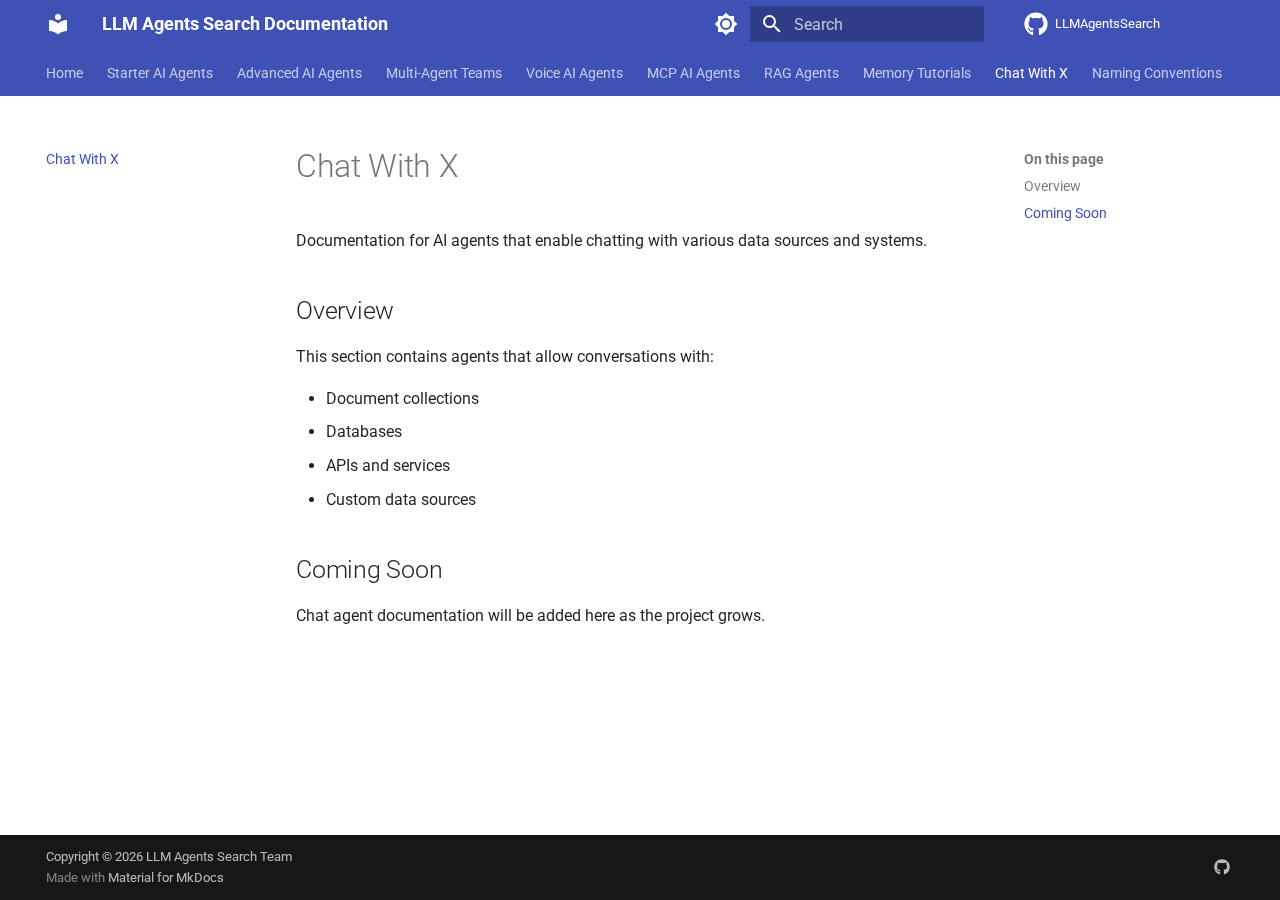
<file: site/chat_with_x/index.html>
<!doctype html>
<html lang="en" class="no-js">
  <head>
    
      <meta charset="utf-8">
      <meta name="viewport" content="width=device-width,initial-scale=1">
      
        <meta name="description" content="Documentation site for LLM Agents Search project">
      
      
        <meta name="author" content="LLM Agents Search Team">
      
      
      
        <link rel="prev" href="../memory_tutorials/">
      
      
        <link rel="next" href="../NAMING_CONVENTIONS/">
      
      
        
      
      
      <link rel="icon" href="../assets/images/favicon.png">
      <meta name="generator" content="mkdocs-1.6.1, mkdocs-material-9.7.1">
    
    
      
        <title>Chat With X - LLM Agents Search Documentation</title>
      
    
    
      <link rel="stylesheet" href="../assets/stylesheets/main.484c7ddc.min.css">
      
        
        <link rel="stylesheet" href="../assets/stylesheets/palette.ab4e12ef.min.css">
      
      


    
    
      
    
    
      
        
        
        <link rel="preconnect" href="https://fonts.gstatic.com" crossorigin>
        <link rel="stylesheet" href="https://fonts.googleapis.com/css?family=Roboto:300,300i,400,400i,700,700i%7CRoboto+Mono:400,400i,700,700i&display=fallback">
        <style>:root{--md-text-font:"Roboto";--md-code-font:"Roboto Mono"}</style>
      
    
    
      <link rel="stylesheet" href="../stylesheets/extra.css">
    
    <script>__md_scope=new URL("..",location),__md_hash=e=>[...e].reduce(((e,_)=>(e<<5)-e+_.charCodeAt(0)),0),__md_get=(e,_=localStorage,t=__md_scope)=>JSON.parse(_.getItem(t.pathname+"."+e)),__md_set=(e,_,t=localStorage,a=__md_scope)=>{try{t.setItem(a.pathname+"."+e,JSON.stringify(_))}catch(e){}}</script>
    
      

    
    
  </head>
  
  
    
    
      
    
    
    
    
    <body dir="ltr" data-md-color-scheme="default" data-md-color-primary="indigo" data-md-color-accent="indigo">
  
    
    <input class="md-toggle" data-md-toggle="drawer" type="checkbox" id="__drawer" autocomplete="off">
    <input class="md-toggle" data-md-toggle="search" type="checkbox" id="__search" autocomplete="off">
    <label class="md-overlay" for="__drawer"></label>
    <div data-md-component="skip">
      
        
        <a href="#chat-with-x" class="md-skip">
          Skip to content
        </a>
      
    </div>
    <div data-md-component="announce">
      
    </div>
    
    
      

<header class="md-header" data-md-component="header">
  <nav class="md-header__inner md-grid" aria-label="Header">
    <a href=".." title="LLM Agents Search Documentation" class="md-header__button md-logo" aria-label="LLM Agents Search Documentation" data-md-component="logo">
      
  
  <svg xmlns="http://www.w3.org/2000/svg" viewBox="0 0 24 24"><path d="M12 8a3 3 0 0 0 3-3 3 3 0 0 0-3-3 3 3 0 0 0-3 3 3 3 0 0 0 3 3m0 3.54C9.64 9.35 6.5 8 3 8v11c3.5 0 6.64 1.35 9 3.54 2.36-2.19 5.5-3.54 9-3.54V8c-3.5 0-6.64 1.35-9 3.54"/></svg>

    </a>
    <label class="md-header__button md-icon" for="__drawer">
      
      <svg xmlns="http://www.w3.org/2000/svg" viewBox="0 0 24 24"><path d="M3 6h18v2H3zm0 5h18v2H3zm0 5h18v2H3z"/></svg>
    </label>
    <div class="md-header__title" data-md-component="header-title">
      <div class="md-header__ellipsis">
        <div class="md-header__topic">
          <span class="md-ellipsis">
            LLM Agents Search Documentation
          </span>
        </div>
        <div class="md-header__topic" data-md-component="header-topic">
          <span class="md-ellipsis">
            
              Chat With X
            
          </span>
        </div>
      </div>
    </div>
    
      
        <form class="md-header__option" data-md-component="palette">
  
    
    
    
    <input class="md-option" data-md-color-media="" data-md-color-scheme="default" data-md-color-primary="indigo" data-md-color-accent="indigo"  aria-label="Switch to dark mode"  type="radio" name="__palette" id="__palette_0">
    
      <label class="md-header__button md-icon" title="Switch to dark mode" for="__palette_1" hidden>
        <svg xmlns="http://www.w3.org/2000/svg" viewBox="0 0 24 24"><path d="M12 8a4 4 0 0 0-4 4 4 4 0 0 0 4 4 4 4 0 0 0 4-4 4 4 0 0 0-4-4m0 10a6 6 0 0 1-6-6 6 6 0 0 1 6-6 6 6 0 0 1 6 6 6 6 0 0 1-6 6m8-9.31V4h-4.69L12 .69 8.69 4H4v4.69L.69 12 4 15.31V20h4.69L12 23.31 15.31 20H20v-4.69L23.31 12z"/></svg>
      </label>
    
  
    
    
    
    <input class="md-option" data-md-color-media="" data-md-color-scheme="slate" data-md-color-primary="indigo" data-md-color-accent="indigo"  aria-label="Switch to light mode"  type="radio" name="__palette" id="__palette_1">
    
      <label class="md-header__button md-icon" title="Switch to light mode" for="__palette_0" hidden>
        <svg xmlns="http://www.w3.org/2000/svg" viewBox="0 0 24 24"><path d="M12 18c-.89 0-1.74-.2-2.5-.55C11.56 16.5 13 14.42 13 12s-1.44-4.5-3.5-5.45C10.26 6.2 11.11 6 12 6a6 6 0 0 1 6 6 6 6 0 0 1-6 6m8-9.31V4h-4.69L12 .69 8.69 4H4v4.69L.69 12 4 15.31V20h4.69L12 23.31 15.31 20H20v-4.69L23.31 12z"/></svg>
      </label>
    
  
</form>
      
    
    
      <script>var palette=__md_get("__palette");if(palette&&palette.color){if("(prefers-color-scheme)"===palette.color.media){var media=matchMedia("(prefers-color-scheme: light)"),input=document.querySelector(media.matches?"[data-md-color-media='(prefers-color-scheme: light)']":"[data-md-color-media='(prefers-color-scheme: dark)']");palette.color.media=input.getAttribute("data-md-color-media"),palette.color.scheme=input.getAttribute("data-md-color-scheme"),palette.color.primary=input.getAttribute("data-md-color-primary"),palette.color.accent=input.getAttribute("data-md-color-accent")}for(var[key,value]of Object.entries(palette.color))document.body.setAttribute("data-md-color-"+key,value)}</script>
    
    
    
      
      
        <label class="md-header__button md-icon" for="__search">
          
          <svg xmlns="http://www.w3.org/2000/svg" viewBox="0 0 24 24"><path d="M9.5 3A6.5 6.5 0 0 1 16 9.5c0 1.61-.59 3.09-1.56 4.23l.27.27h.79l5 5-1.5 1.5-5-5v-.79l-.27-.27A6.52 6.52 0 0 1 9.5 16 6.5 6.5 0 0 1 3 9.5 6.5 6.5 0 0 1 9.5 3m0 2C7 5 5 7 5 9.5S7 14 9.5 14 14 12 14 9.5 12 5 9.5 5"/></svg>
        </label>
        <div class="md-search" data-md-component="search" role="dialog">
  <label class="md-search__overlay" for="__search"></label>
  <div class="md-search__inner" role="search">
    <form class="md-search__form" name="search">
      <input type="text" class="md-search__input" name="query" aria-label="Search" placeholder="Search" autocapitalize="off" autocorrect="off" autocomplete="off" spellcheck="false" data-md-component="search-query" required>
      <label class="md-search__icon md-icon" for="__search">
        
        <svg xmlns="http://www.w3.org/2000/svg" viewBox="0 0 24 24"><path d="M9.5 3A6.5 6.5 0 0 1 16 9.5c0 1.61-.59 3.09-1.56 4.23l.27.27h.79l5 5-1.5 1.5-5-5v-.79l-.27-.27A6.52 6.52 0 0 1 9.5 16 6.5 6.5 0 0 1 3 9.5 6.5 6.5 0 0 1 9.5 3m0 2C7 5 5 7 5 9.5S7 14 9.5 14 14 12 14 9.5 12 5 9.5 5"/></svg>
        
        <svg xmlns="http://www.w3.org/2000/svg" viewBox="0 0 24 24"><path d="M20 11v2H8l5.5 5.5-1.42 1.42L4.16 12l7.92-7.92L13.5 5.5 8 11z"/></svg>
      </label>
      <nav class="md-search__options" aria-label="Search">
        
          <a href="javascript:void(0)" class="md-search__icon md-icon" title="Share" aria-label="Share" data-clipboard data-clipboard-text="" data-md-component="search-share" tabindex="-1">
            
            <svg xmlns="http://www.w3.org/2000/svg" viewBox="0 0 24 24"><path d="M18 16.08c-.76 0-1.44.3-1.96.77L8.91 12.7c.05-.23.09-.46.09-.7s-.04-.47-.09-.7l7.05-4.11c.54.5 1.25.81 2.04.81a3 3 0 0 0 3-3 3 3 0 0 0-3-3 3 3 0 0 0-3 3c0 .24.04.47.09.7L8.04 9.81C7.5 9.31 6.79 9 6 9a3 3 0 0 0-3 3 3 3 0 0 0 3 3c.79 0 1.5-.31 2.04-.81l7.12 4.15c-.05.21-.08.43-.08.66 0 1.61 1.31 2.91 2.92 2.91s2.92-1.3 2.92-2.91A2.92 2.92 0 0 0 18 16.08"/></svg>
          </a>
        
        <button type="reset" class="md-search__icon md-icon" title="Clear" aria-label="Clear" tabindex="-1">
          
          <svg xmlns="http://www.w3.org/2000/svg" viewBox="0 0 24 24"><path d="M19 6.41 17.59 5 12 10.59 6.41 5 5 6.41 10.59 12 5 17.59 6.41 19 12 13.41 17.59 19 19 17.59 13.41 12z"/></svg>
        </button>
      </nav>
      
        <div class="md-search__suggest" data-md-component="search-suggest"></div>
      
    </form>
    <div class="md-search__output">
      <div class="md-search__scrollwrap" tabindex="0" data-md-scrollfix>
        <div class="md-search-result" data-md-component="search-result">
          <div class="md-search-result__meta">
            Initializing search
          </div>
          <ol class="md-search-result__list" role="presentation"></ol>
        </div>
      </div>
    </div>
  </div>
</div>
      
    
    
      <div class="md-header__source">
        <a href="https://github.com/yourusername/LLMAgentsSearch" title="Go to repository" class="md-source" data-md-component="source">
  <div class="md-source__icon md-icon">
    
    <svg xmlns="http://www.w3.org/2000/svg" viewBox="0 0 512 512"><!--! Font Awesome Free 7.1.0 by @fontawesome - https://fontawesome.com License - https://fontawesome.com/license/free (Icons: CC BY 4.0, Fonts: SIL OFL 1.1, Code: MIT License) Copyright 2025 Fonticons, Inc.--><path d="M173.9 397.4c0 2-2.3 3.6-5.2 3.6-3.3.3-5.6-1.3-5.6-3.6 0-2 2.3-3.6 5.2-3.6 3-.3 5.6 1.3 5.6 3.6m-31.1-4.5c-.7 2 1.3 4.3 4.3 4.9 2.6 1 5.6 0 6.2-2s-1.3-4.3-4.3-5.2c-2.6-.7-5.5.3-6.2 2.3m44.2-1.7c-2.9.7-4.9 2.6-4.6 4.9.3 2 2.9 3.3 5.9 2.6 2.9-.7 4.9-2.6 4.6-4.6-.3-1.9-3-3.2-5.9-2.9M252.8 8C114.1 8 8 113.3 8 252c0 110.9 69.8 205.8 169.5 239.2 12.8 2.3 17.3-5.6 17.3-12.1 0-6.2-.3-40.4-.3-61.4 0 0-70 15-84.7-29.8 0 0-11.4-29.1-27.8-36.6 0 0-22.9-15.7 1.6-15.4 0 0 24.9 2 38.6 25.8 21.9 38.6 58.6 27.5 72.9 20.9 2.3-16 8.8-27.1 16-33.7-55.9-6.2-112.3-14.3-112.3-110.5 0-27.5 7.6-41.3 23.6-58.9-2.6-6.5-11.1-33.3 2.6-67.9 20.9-6.5 69 27 69 27 20-5.6 41.5-8.5 62.8-8.5s42.8 2.9 62.8 8.5c0 0 48.1-33.6 69-27 13.7 34.7 5.2 61.4 2.6 67.9 16 17.7 25.8 31.5 25.8 58.9 0 96.5-58.9 104.2-114.8 110.5 9.2 7.9 17 22.9 17 46.4 0 33.7-.3 75.4-.3 83.6 0 6.5 4.6 14.4 17.3 12.1C436.2 457.8 504 362.9 504 252 504 113.3 391.5 8 252.8 8M105.2 352.9c-1.3 1-1 3.3.7 5.2 1.6 1.6 3.9 2.3 5.2 1 1.3-1 1-3.3-.7-5.2-1.6-1.6-3.9-2.3-5.2-1m-10.8-8.1c-.7 1.3.3 2.9 2.3 3.9 1.6 1 3.6.7 4.3-.7.7-1.3-.3-2.9-2.3-3.9-2-.6-3.6-.3-4.3.7m32.4 35.6c-1.6 1.3-1 4.3 1.3 6.2 2.3 2.3 5.2 2.6 6.5 1 1.3-1.3.7-4.3-1.3-6.2-2.2-2.3-5.2-2.6-6.5-1m-11.4-14.7c-1.6 1-1.6 3.6 0 5.9s4.3 3.3 5.6 2.3c1.6-1.3 1.6-3.9 0-6.2-1.4-2.3-4-3.3-5.6-2"/></svg>
  </div>
  <div class="md-source__repository">
    LLMAgentsSearch
  </div>
</a>
      </div>
    
  </nav>
  
</header>
    
    <div class="md-container" data-md-component="container">
      
      
        
          
            
<nav class="md-tabs" aria-label="Tabs" data-md-component="tabs">
  <div class="md-grid">
    <ul class="md-tabs__list">
      
        
  
  
  
  
    <li class="md-tabs__item">
      <a href=".." class="md-tabs__link">
        
  
  
    
  
  Home

      </a>
    </li>
  

      
        
  
  
  
  
    <li class="md-tabs__item">
      <a href="../starter_ai_agents/" class="md-tabs__link">
        
  
  
    
  
  Starter AI Agents

      </a>
    </li>
  

      
        
  
  
  
  
    <li class="md-tabs__item">
      <a href="../advanced_ai_agents/" class="md-tabs__link">
        
  
  
    
  
  Advanced AI Agents

      </a>
    </li>
  

      
        
  
  
  
  
    <li class="md-tabs__item">
      <a href="../multi_agent_teams/" class="md-tabs__link">
        
  
  
    
  
  Multi-Agent Teams

      </a>
    </li>
  

      
        
  
  
  
  
    <li class="md-tabs__item">
      <a href="../voice_ai_agents/" class="md-tabs__link">
        
  
  
    
  
  Voice AI Agents

      </a>
    </li>
  

      
        
  
  
  
  
    <li class="md-tabs__item">
      <a href="../mcp_ai_agents/" class="md-tabs__link">
        
  
  
    
  
  MCP AI Agents

      </a>
    </li>
  

      
        
  
  
  
  
    <li class="md-tabs__item">
      <a href="../rag_agents/" class="md-tabs__link">
        
  
  
    
  
  RAG Agents

      </a>
    </li>
  

      
        
  
  
  
  
    <li class="md-tabs__item">
      <a href="../memory_tutorials/" class="md-tabs__link">
        
  
  
    
  
  Memory Tutorials

      </a>
    </li>
  

      
        
  
  
  
    
  
  
    <li class="md-tabs__item md-tabs__item--active">
      <a href="./" class="md-tabs__link">
        
  
  
    
  
  Chat With X

      </a>
    </li>
  

      
        
  
  
  
  
    <li class="md-tabs__item">
      <a href="../NAMING_CONVENTIONS/" class="md-tabs__link">
        
  
  
    
  
  Naming Conventions

      </a>
    </li>
  

      
    </ul>
  </div>
</nav>
          
        
      
      <main class="md-main" data-md-component="main">
        <div class="md-main__inner md-grid">
          
            
              
              <div class="md-sidebar md-sidebar--primary" data-md-component="sidebar" data-md-type="navigation" >
                <div class="md-sidebar__scrollwrap">
                  <div class="md-sidebar__inner">
                    


  


<nav class="md-nav md-nav--primary md-nav--lifted" aria-label="Navigation" data-md-level="0">
  <label class="md-nav__title" for="__drawer">
    <a href=".." title="LLM Agents Search Documentation" class="md-nav__button md-logo" aria-label="LLM Agents Search Documentation" data-md-component="logo">
      
  
  <svg xmlns="http://www.w3.org/2000/svg" viewBox="0 0 24 24"><path d="M12 8a3 3 0 0 0 3-3 3 3 0 0 0-3-3 3 3 0 0 0-3 3 3 3 0 0 0 3 3m0 3.54C9.64 9.35 6.5 8 3 8v11c3.5 0 6.64 1.35 9 3.54 2.36-2.19 5.5-3.54 9-3.54V8c-3.5 0-6.64 1.35-9 3.54"/></svg>

    </a>
    LLM Agents Search Documentation
  </label>
  
    <div class="md-nav__source">
      <a href="https://github.com/yourusername/LLMAgentsSearch" title="Go to repository" class="md-source" data-md-component="source">
  <div class="md-source__icon md-icon">
    
    <svg xmlns="http://www.w3.org/2000/svg" viewBox="0 0 512 512"><!--! Font Awesome Free 7.1.0 by @fontawesome - https://fontawesome.com License - https://fontawesome.com/license/free (Icons: CC BY 4.0, Fonts: SIL OFL 1.1, Code: MIT License) Copyright 2025 Fonticons, Inc.--><path d="M173.9 397.4c0 2-2.3 3.6-5.2 3.6-3.3.3-5.6-1.3-5.6-3.6 0-2 2.3-3.6 5.2-3.6 3-.3 5.6 1.3 5.6 3.6m-31.1-4.5c-.7 2 1.3 4.3 4.3 4.9 2.6 1 5.6 0 6.2-2s-1.3-4.3-4.3-5.2c-2.6-.7-5.5.3-6.2 2.3m44.2-1.7c-2.9.7-4.9 2.6-4.6 4.9.3 2 2.9 3.3 5.9 2.6 2.9-.7 4.9-2.6 4.6-4.6-.3-1.9-3-3.2-5.9-2.9M252.8 8C114.1 8 8 113.3 8 252c0 110.9 69.8 205.8 169.5 239.2 12.8 2.3 17.3-5.6 17.3-12.1 0-6.2-.3-40.4-.3-61.4 0 0-70 15-84.7-29.8 0 0-11.4-29.1-27.8-36.6 0 0-22.9-15.7 1.6-15.4 0 0 24.9 2 38.6 25.8 21.9 38.6 58.6 27.5 72.9 20.9 2.3-16 8.8-27.1 16-33.7-55.9-6.2-112.3-14.3-112.3-110.5 0-27.5 7.6-41.3 23.6-58.9-2.6-6.5-11.1-33.3 2.6-67.9 20.9-6.5 69 27 69 27 20-5.6 41.5-8.5 62.8-8.5s42.8 2.9 62.8 8.5c0 0 48.1-33.6 69-27 13.7 34.7 5.2 61.4 2.6 67.9 16 17.7 25.8 31.5 25.8 58.9 0 96.5-58.9 104.2-114.8 110.5 9.2 7.9 17 22.9 17 46.4 0 33.7-.3 75.4-.3 83.6 0 6.5 4.6 14.4 17.3 12.1C436.2 457.8 504 362.9 504 252 504 113.3 391.5 8 252.8 8M105.2 352.9c-1.3 1-1 3.3.7 5.2 1.6 1.6 3.9 2.3 5.2 1 1.3-1 1-3.3-.7-5.2-1.6-1.6-3.9-2.3-5.2-1m-10.8-8.1c-.7 1.3.3 2.9 2.3 3.9 1.6 1 3.6.7 4.3-.7.7-1.3-.3-2.9-2.3-3.9-2-.6-3.6-.3-4.3.7m32.4 35.6c-1.6 1.3-1 4.3 1.3 6.2 2.3 2.3 5.2 2.6 6.5 1 1.3-1.3.7-4.3-1.3-6.2-2.2-2.3-5.2-2.6-6.5-1m-11.4-14.7c-1.6 1-1.6 3.6 0 5.9s4.3 3.3 5.6 2.3c1.6-1.3 1.6-3.9 0-6.2-1.4-2.3-4-3.3-5.6-2"/></svg>
  </div>
  <div class="md-source__repository">
    LLMAgentsSearch
  </div>
</a>
    </div>
  
  <ul class="md-nav__list" data-md-scrollfix>
    
      
      
  
  
  
  
    <li class="md-nav__item">
      <a href=".." class="md-nav__link">
        
  
  
  <span class="md-ellipsis">
    
  
    Home
  

    
  </span>
  
  

      </a>
    </li>
  

    
      
      
  
  
  
  
    <li class="md-nav__item">
      <a href="../starter_ai_agents/" class="md-nav__link">
        
  
  
  <span class="md-ellipsis">
    
  
    Starter AI Agents
  

    
  </span>
  
  

      </a>
    </li>
  

    
      
      
  
  
  
  
    <li class="md-nav__item">
      <a href="../advanced_ai_agents/" class="md-nav__link">
        
  
  
  <span class="md-ellipsis">
    
  
    Advanced AI Agents
  

    
  </span>
  
  

      </a>
    </li>
  

    
      
      
  
  
  
  
    <li class="md-nav__item">
      <a href="../multi_agent_teams/" class="md-nav__link">
        
  
  
  <span class="md-ellipsis">
    
  
    Multi-Agent Teams
  

    
  </span>
  
  

      </a>
    </li>
  

    
      
      
  
  
  
  
    <li class="md-nav__item">
      <a href="../voice_ai_agents/" class="md-nav__link">
        
  
  
  <span class="md-ellipsis">
    
  
    Voice AI Agents
  

    
  </span>
  
  

      </a>
    </li>
  

    
      
      
  
  
  
  
    <li class="md-nav__item">
      <a href="../mcp_ai_agents/" class="md-nav__link">
        
  
  
  <span class="md-ellipsis">
    
  
    MCP AI Agents
  

    
  </span>
  
  

      </a>
    </li>
  

    
      
      
  
  
  
  
    <li class="md-nav__item">
      <a href="../rag_agents/" class="md-nav__link">
        
  
  
  <span class="md-ellipsis">
    
  
    RAG Agents
  

    
  </span>
  
  

      </a>
    </li>
  

    
      
      
  
  
  
  
    <li class="md-nav__item">
      <a href="../memory_tutorials/" class="md-nav__link">
        
  
  
  <span class="md-ellipsis">
    
  
    Memory Tutorials
  

    
  </span>
  
  

      </a>
    </li>
  

    
      
      
  
  
    
  
  
  
    <li class="md-nav__item md-nav__item--active">
      
      <input class="md-nav__toggle md-toggle" type="checkbox" id="__toc">
      
      
        
      
      
        <label class="md-nav__link md-nav__link--active" for="__toc">
          
  
  
  <span class="md-ellipsis">
    
  
    Chat With X
  

    
  </span>
  
  

          <span class="md-nav__icon md-icon"></span>
        </label>
      
      <a href="./" class="md-nav__link md-nav__link--active">
        
  
  
  <span class="md-ellipsis">
    
  
    Chat With X
  

    
  </span>
  
  

      </a>
      
        

  

<nav class="md-nav md-nav--secondary" aria-label="On this page">
  
  
  
    
  
  
    <label class="md-nav__title" for="__toc">
      <span class="md-nav__icon md-icon"></span>
      On this page
    </label>
    <ul class="md-nav__list" data-md-component="toc" data-md-scrollfix>
      
        <li class="md-nav__item">
  <a href="#overview" class="md-nav__link">
    <span class="md-ellipsis">
      
        Overview
      
    </span>
  </a>
  
</li>
      
        <li class="md-nav__item">
  <a href="#coming-soon" class="md-nav__link">
    <span class="md-ellipsis">
      
        Coming Soon
      
    </span>
  </a>
  
</li>
      
    </ul>
  
</nav>
      
    </li>
  

    
      
      
  
  
  
  
    <li class="md-nav__item">
      <a href="../NAMING_CONVENTIONS/" class="md-nav__link">
        
  
  
  <span class="md-ellipsis">
    
  
    Naming Conventions
  

    
  </span>
  
  

      </a>
    </li>
  

    
  </ul>
</nav>
                  </div>
                </div>
              </div>
            
            
              
              <div class="md-sidebar md-sidebar--secondary" data-md-component="sidebar" data-md-type="toc" >
                <div class="md-sidebar__scrollwrap">
                  <div class="md-sidebar__inner">
                    

  

<nav class="md-nav md-nav--secondary" aria-label="On this page">
  
  
  
    
  
  
    <label class="md-nav__title" for="__toc">
      <span class="md-nav__icon md-icon"></span>
      On this page
    </label>
    <ul class="md-nav__list" data-md-component="toc" data-md-scrollfix>
      
        <li class="md-nav__item">
  <a href="#overview" class="md-nav__link">
    <span class="md-ellipsis">
      
        Overview
      
    </span>
  </a>
  
</li>
      
        <li class="md-nav__item">
  <a href="#coming-soon" class="md-nav__link">
    <span class="md-ellipsis">
      
        Coming Soon
      
    </span>
  </a>
  
</li>
      
    </ul>
  
</nav>
                  </div>
                </div>
              </div>
            
          
          
            <div class="md-content" data-md-component="content">
              
                



  


              
              <article class="md-content__inner md-typeset">
                
                  


  
  


<h1 id="chat-with-x">Chat With X<a class="headerlink" href="#chat-with-x" title="Permanent link">&para;</a></h1>
<p>Documentation for AI agents that enable chatting with various data sources and systems.</p>
<h2 id="overview">Overview<a class="headerlink" href="#overview" title="Permanent link">&para;</a></h2>
<p>This section contains agents that allow conversations with:</p>
<ul>
<li>Document collections</li>
<li>Databases</li>
<li>APIs and services</li>
<li>Custom data sources</li>
</ul>
<h2 id="coming-soon">Coming Soon<a class="headerlink" href="#coming-soon" title="Permanent link">&para;</a></h2>
<p>Chat agent documentation will be added here as the project grows.</p>












                
              </article>
            </div>
          
          
  <script>var tabs=__md_get("__tabs");if(Array.isArray(tabs))e:for(var set of document.querySelectorAll(".tabbed-set")){var labels=set.querySelector(".tabbed-labels");for(var tab of tabs)for(var label of labels.getElementsByTagName("label"))if(label.innerText.trim()===tab){var input=document.getElementById(label.htmlFor);input.checked=!0;continue e}}</script>

<script>var target=document.getElementById(location.hash.slice(1));target&&target.name&&(target.checked=target.name.startsWith("__tabbed_"))</script>
        </div>
        
          <button type="button" class="md-top md-icon" data-md-component="top" hidden>
  
  <svg xmlns="http://www.w3.org/2000/svg" viewBox="0 0 24 24"><path d="M13 20h-2V8l-5.5 5.5-1.42-1.42L12 4.16l7.92 7.92-1.42 1.42L13 8z"/></svg>
  Back to top
</button>
        
      </main>
      
        <footer class="md-footer">
  
  <div class="md-footer-meta md-typeset">
    <div class="md-footer-meta__inner md-grid">
      <div class="md-copyright">
  
    <div class="md-copyright__highlight">
      Copyright &copy; 2026 LLM Agents Search Team
    </div>
  
  
    Made with
    <a href="https://squidfunk.github.io/mkdocs-material/" target="_blank" rel="noopener">
      Material for MkDocs
    </a>
  
</div>
      
        
<div class="md-social">
  
    
    
    
    
    <a href="https://github.com/yourusername/LLMAgentsSearch" target="_blank" rel="noopener" title="GitHub" class="md-social__link">
      <svg xmlns="http://www.w3.org/2000/svg" viewBox="0 0 512 512"><!--! Font Awesome Free 7.1.0 by @fontawesome - https://fontawesome.com License - https://fontawesome.com/license/free (Icons: CC BY 4.0, Fonts: SIL OFL 1.1, Code: MIT License) Copyright 2025 Fonticons, Inc.--><path d="M173.9 397.4c0 2-2.3 3.6-5.2 3.6-3.3.3-5.6-1.3-5.6-3.6 0-2 2.3-3.6 5.2-3.6 3-.3 5.6 1.3 5.6 3.6m-31.1-4.5c-.7 2 1.3 4.3 4.3 4.9 2.6 1 5.6 0 6.2-2s-1.3-4.3-4.3-5.2c-2.6-.7-5.5.3-6.2 2.3m44.2-1.7c-2.9.7-4.9 2.6-4.6 4.9.3 2 2.9 3.3 5.9 2.6 2.9-.7 4.9-2.6 4.6-4.6-.3-1.9-3-3.2-5.9-2.9M252.8 8C114.1 8 8 113.3 8 252c0 110.9 69.8 205.8 169.5 239.2 12.8 2.3 17.3-5.6 17.3-12.1 0-6.2-.3-40.4-.3-61.4 0 0-70 15-84.7-29.8 0 0-11.4-29.1-27.8-36.6 0 0-22.9-15.7 1.6-15.4 0 0 24.9 2 38.6 25.8 21.9 38.6 58.6 27.5 72.9 20.9 2.3-16 8.8-27.1 16-33.7-55.9-6.2-112.3-14.3-112.3-110.5 0-27.5 7.6-41.3 23.6-58.9-2.6-6.5-11.1-33.3 2.6-67.9 20.9-6.5 69 27 69 27 20-5.6 41.5-8.5 62.8-8.5s42.8 2.9 62.8 8.5c0 0 48.1-33.6 69-27 13.7 34.7 5.2 61.4 2.6 67.9 16 17.7 25.8 31.5 25.8 58.9 0 96.5-58.9 104.2-114.8 110.5 9.2 7.9 17 22.9 17 46.4 0 33.7-.3 75.4-.3 83.6 0 6.5 4.6 14.4 17.3 12.1C436.2 457.8 504 362.9 504 252 504 113.3 391.5 8 252.8 8M105.2 352.9c-1.3 1-1 3.3.7 5.2 1.6 1.6 3.9 2.3 5.2 1 1.3-1 1-3.3-.7-5.2-1.6-1.6-3.9-2.3-5.2-1m-10.8-8.1c-.7 1.3.3 2.9 2.3 3.9 1.6 1 3.6.7 4.3-.7.7-1.3-.3-2.9-2.3-3.9-2-.6-3.6-.3-4.3.7m32.4 35.6c-1.6 1.3-1 4.3 1.3 6.2 2.3 2.3 5.2 2.6 6.5 1 1.3-1.3.7-4.3-1.3-6.2-2.2-2.3-5.2-2.6-6.5-1m-11.4-14.7c-1.6 1-1.6 3.6 0 5.9s4.3 3.3 5.6 2.3c1.6-1.3 1.6-3.9 0-6.2-1.4-2.3-4-3.3-5.6-2"/></svg>
    </a>
  
</div>
      
    </div>
  </div>
</footer>
      
    </div>
    <div class="md-dialog" data-md-component="dialog">
      <div class="md-dialog__inner md-typeset"></div>
    </div>
    
    
    
      
      
      <script id="__config" type="application/json">{"annotate": null, "base": "..", "features": ["navigation.instant", "navigation.tracking", "navigation.tabs", "navigation.sections", "navigation.expand", "navigation.path", "navigation.indexes", "navigation.top", "search.suggest", "search.highlight", "search.share", "toc.follow", "content.code.copy", "content.tabs.link"], "search": "../assets/javascripts/workers/search.2c215733.min.js", "tags": null, "translations": {"clipboard.copied": "Copied to clipboard", "clipboard.copy": "Copy to clipboard", "search.result.more.one": "1 more on this page", "search.result.more.other": "# more on this page", "search.result.none": "No matching documents", "search.result.one": "1 matching document", "search.result.other": "# matching documents", "search.result.placeholder": "Type to start searching", "search.result.term.missing": "Missing", "select.version": "Select version"}, "version": null}</script>
    
    
      <script src="../assets/javascripts/bundle.79ae519e.min.js"></script>
      
    
  </body>
</html>
</file>
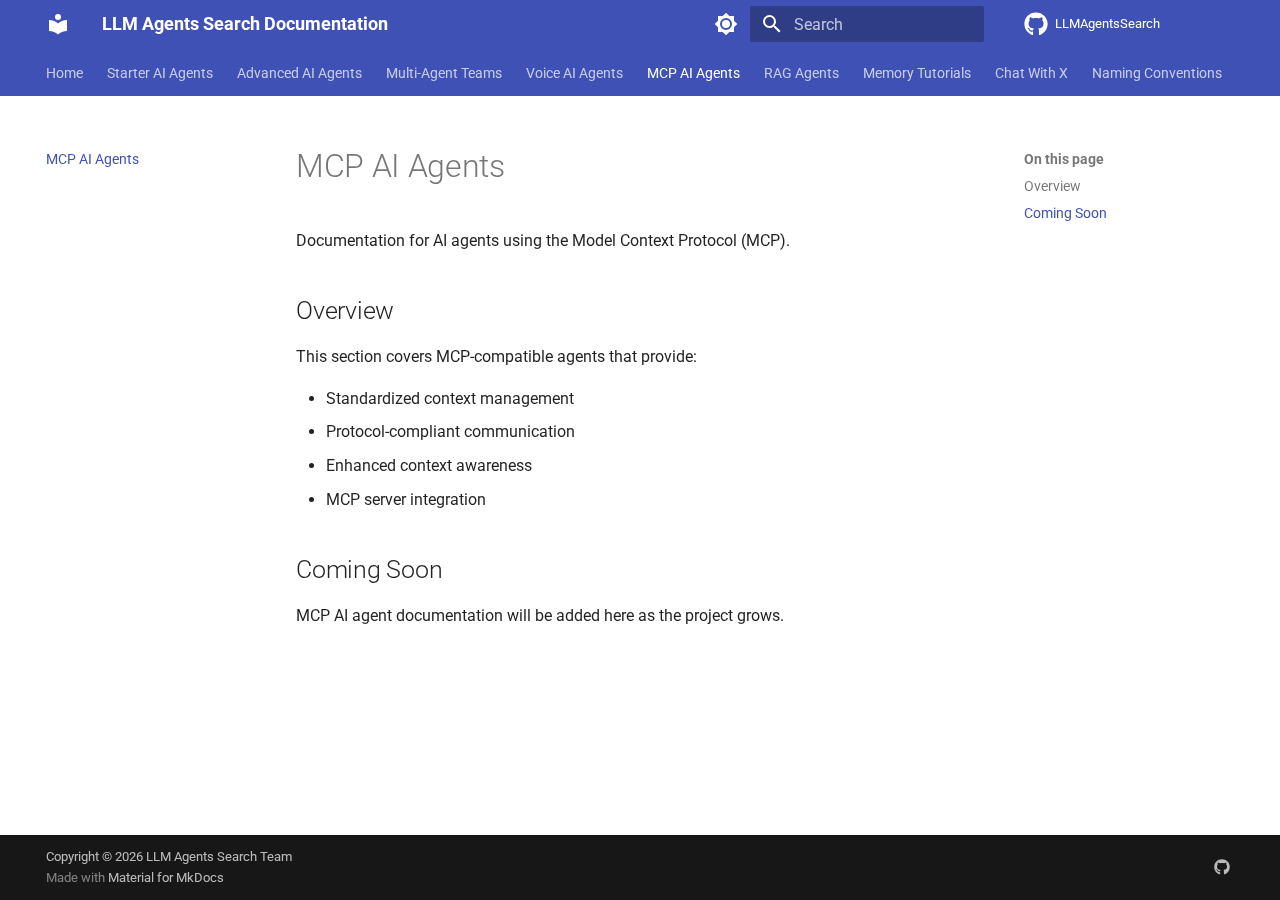
<file: site/mcp_ai_agents/index.html>
<!doctype html>
<html lang="en" class="no-js">
  <head>
    
      <meta charset="utf-8">
      <meta name="viewport" content="width=device-width,initial-scale=1">
      
        <meta name="description" content="Documentation site for LLM Agents Search project">
      
      
        <meta name="author" content="LLM Agents Search Team">
      
      
      
        <link rel="prev" href="../voice_ai_agents/">
      
      
        <link rel="next" href="../rag_agents/">
      
      
        
      
      
      <link rel="icon" href="../assets/images/favicon.png">
      <meta name="generator" content="mkdocs-1.6.1, mkdocs-material-9.7.1">
    
    
      
        <title>MCP AI Agents - LLM Agents Search Documentation</title>
      
    
    
      <link rel="stylesheet" href="../assets/stylesheets/main.484c7ddc.min.css">
      
        
        <link rel="stylesheet" href="../assets/stylesheets/palette.ab4e12ef.min.css">
      
      


    
    
      
    
    
      
        
        
        <link rel="preconnect" href="https://fonts.gstatic.com" crossorigin>
        <link rel="stylesheet" href="https://fonts.googleapis.com/css?family=Roboto:300,300i,400,400i,700,700i%7CRoboto+Mono:400,400i,700,700i&display=fallback">
        <style>:root{--md-text-font:"Roboto";--md-code-font:"Roboto Mono"}</style>
      
    
    
      <link rel="stylesheet" href="../stylesheets/extra.css">
    
    <script>__md_scope=new URL("..",location),__md_hash=e=>[...e].reduce(((e,_)=>(e<<5)-e+_.charCodeAt(0)),0),__md_get=(e,_=localStorage,t=__md_scope)=>JSON.parse(_.getItem(t.pathname+"."+e)),__md_set=(e,_,t=localStorage,a=__md_scope)=>{try{t.setItem(a.pathname+"."+e,JSON.stringify(_))}catch(e){}}</script>
    
      

    
    
  </head>
  
  
    
    
      
    
    
    
    
    <body dir="ltr" data-md-color-scheme="default" data-md-color-primary="indigo" data-md-color-accent="indigo">
  
    
    <input class="md-toggle" data-md-toggle="drawer" type="checkbox" id="__drawer" autocomplete="off">
    <input class="md-toggle" data-md-toggle="search" type="checkbox" id="__search" autocomplete="off">
    <label class="md-overlay" for="__drawer"></label>
    <div data-md-component="skip">
      
        
        <a href="#mcp-ai-agents" class="md-skip">
          Skip to content
        </a>
      
    </div>
    <div data-md-component="announce">
      
    </div>
    
    
      

<header class="md-header" data-md-component="header">
  <nav class="md-header__inner md-grid" aria-label="Header">
    <a href=".." title="LLM Agents Search Documentation" class="md-header__button md-logo" aria-label="LLM Agents Search Documentation" data-md-component="logo">
      
  
  <svg xmlns="http://www.w3.org/2000/svg" viewBox="0 0 24 24"><path d="M12 8a3 3 0 0 0 3-3 3 3 0 0 0-3-3 3 3 0 0 0-3 3 3 3 0 0 0 3 3m0 3.54C9.64 9.35 6.5 8 3 8v11c3.5 0 6.64 1.35 9 3.54 2.36-2.19 5.5-3.54 9-3.54V8c-3.5 0-6.64 1.35-9 3.54"/></svg>

    </a>
    <label class="md-header__button md-icon" for="__drawer">
      
      <svg xmlns="http://www.w3.org/2000/svg" viewBox="0 0 24 24"><path d="M3 6h18v2H3zm0 5h18v2H3zm0 5h18v2H3z"/></svg>
    </label>
    <div class="md-header__title" data-md-component="header-title">
      <div class="md-header__ellipsis">
        <div class="md-header__topic">
          <span class="md-ellipsis">
            LLM Agents Search Documentation
          </span>
        </div>
        <div class="md-header__topic" data-md-component="header-topic">
          <span class="md-ellipsis">
            
              MCP AI Agents
            
          </span>
        </div>
      </div>
    </div>
    
      
        <form class="md-header__option" data-md-component="palette">
  
    
    
    
    <input class="md-option" data-md-color-media="" data-md-color-scheme="default" data-md-color-primary="indigo" data-md-color-accent="indigo"  aria-label="Switch to dark mode"  type="radio" name="__palette" id="__palette_0">
    
      <label class="md-header__button md-icon" title="Switch to dark mode" for="__palette_1" hidden>
        <svg xmlns="http://www.w3.org/2000/svg" viewBox="0 0 24 24"><path d="M12 8a4 4 0 0 0-4 4 4 4 0 0 0 4 4 4 4 0 0 0 4-4 4 4 0 0 0-4-4m0 10a6 6 0 0 1-6-6 6 6 0 0 1 6-6 6 6 0 0 1 6 6 6 6 0 0 1-6 6m8-9.31V4h-4.69L12 .69 8.69 4H4v4.69L.69 12 4 15.31V20h4.69L12 23.31 15.31 20H20v-4.69L23.31 12z"/></svg>
      </label>
    
  
    
    
    
    <input class="md-option" data-md-color-media="" data-md-color-scheme="slate" data-md-color-primary="indigo" data-md-color-accent="indigo"  aria-label="Switch to light mode"  type="radio" name="__palette" id="__palette_1">
    
      <label class="md-header__button md-icon" title="Switch to light mode" for="__palette_0" hidden>
        <svg xmlns="http://www.w3.org/2000/svg" viewBox="0 0 24 24"><path d="M12 18c-.89 0-1.74-.2-2.5-.55C11.56 16.5 13 14.42 13 12s-1.44-4.5-3.5-5.45C10.26 6.2 11.11 6 12 6a6 6 0 0 1 6 6 6 6 0 0 1-6 6m8-9.31V4h-4.69L12 .69 8.69 4H4v4.69L.69 12 4 15.31V20h4.69L12 23.31 15.31 20H20v-4.69L23.31 12z"/></svg>
      </label>
    
  
</form>
      
    
    
      <script>var palette=__md_get("__palette");if(palette&&palette.color){if("(prefers-color-scheme)"===palette.color.media){var media=matchMedia("(prefers-color-scheme: light)"),input=document.querySelector(media.matches?"[data-md-color-media='(prefers-color-scheme: light)']":"[data-md-color-media='(prefers-color-scheme: dark)']");palette.color.media=input.getAttribute("data-md-color-media"),palette.color.scheme=input.getAttribute("data-md-color-scheme"),palette.color.primary=input.getAttribute("data-md-color-primary"),palette.color.accent=input.getAttribute("data-md-color-accent")}for(var[key,value]of Object.entries(palette.color))document.body.setAttribute("data-md-color-"+key,value)}</script>
    
    
    
      
      
        <label class="md-header__button md-icon" for="__search">
          
          <svg xmlns="http://www.w3.org/2000/svg" viewBox="0 0 24 24"><path d="M9.5 3A6.5 6.5 0 0 1 16 9.5c0 1.61-.59 3.09-1.56 4.23l.27.27h.79l5 5-1.5 1.5-5-5v-.79l-.27-.27A6.52 6.52 0 0 1 9.5 16 6.5 6.5 0 0 1 3 9.5 6.5 6.5 0 0 1 9.5 3m0 2C7 5 5 7 5 9.5S7 14 9.5 14 14 12 14 9.5 12 5 9.5 5"/></svg>
        </label>
        <div class="md-search" data-md-component="search" role="dialog">
  <label class="md-search__overlay" for="__search"></label>
  <div class="md-search__inner" role="search">
    <form class="md-search__form" name="search">
      <input type="text" class="md-search__input" name="query" aria-label="Search" placeholder="Search" autocapitalize="off" autocorrect="off" autocomplete="off" spellcheck="false" data-md-component="search-query" required>
      <label class="md-search__icon md-icon" for="__search">
        
        <svg xmlns="http://www.w3.org/2000/svg" viewBox="0 0 24 24"><path d="M9.5 3A6.5 6.5 0 0 1 16 9.5c0 1.61-.59 3.09-1.56 4.23l.27.27h.79l5 5-1.5 1.5-5-5v-.79l-.27-.27A6.52 6.52 0 0 1 9.5 16 6.5 6.5 0 0 1 3 9.5 6.5 6.5 0 0 1 9.5 3m0 2C7 5 5 7 5 9.5S7 14 9.5 14 14 12 14 9.5 12 5 9.5 5"/></svg>
        
        <svg xmlns="http://www.w3.org/2000/svg" viewBox="0 0 24 24"><path d="M20 11v2H8l5.5 5.5-1.42 1.42L4.16 12l7.92-7.92L13.5 5.5 8 11z"/></svg>
      </label>
      <nav class="md-search__options" aria-label="Search">
        
          <a href="javascript:void(0)" class="md-search__icon md-icon" title="Share" aria-label="Share" data-clipboard data-clipboard-text="" data-md-component="search-share" tabindex="-1">
            
            <svg xmlns="http://www.w3.org/2000/svg" viewBox="0 0 24 24"><path d="M18 16.08c-.76 0-1.44.3-1.96.77L8.91 12.7c.05-.23.09-.46.09-.7s-.04-.47-.09-.7l7.05-4.11c.54.5 1.25.81 2.04.81a3 3 0 0 0 3-3 3 3 0 0 0-3-3 3 3 0 0 0-3 3c0 .24.04.47.09.7L8.04 9.81C7.5 9.31 6.79 9 6 9a3 3 0 0 0-3 3 3 3 0 0 0 3 3c.79 0 1.5-.31 2.04-.81l7.12 4.15c-.05.21-.08.43-.08.66 0 1.61 1.31 2.91 2.92 2.91s2.92-1.3 2.92-2.91A2.92 2.92 0 0 0 18 16.08"/></svg>
          </a>
        
        <button type="reset" class="md-search__icon md-icon" title="Clear" aria-label="Clear" tabindex="-1">
          
          <svg xmlns="http://www.w3.org/2000/svg" viewBox="0 0 24 24"><path d="M19 6.41 17.59 5 12 10.59 6.41 5 5 6.41 10.59 12 5 17.59 6.41 19 12 13.41 17.59 19 19 17.59 13.41 12z"/></svg>
        </button>
      </nav>
      
        <div class="md-search__suggest" data-md-component="search-suggest"></div>
      
    </form>
    <div class="md-search__output">
      <div class="md-search__scrollwrap" tabindex="0" data-md-scrollfix>
        <div class="md-search-result" data-md-component="search-result">
          <div class="md-search-result__meta">
            Initializing search
          </div>
          <ol class="md-search-result__list" role="presentation"></ol>
        </div>
      </div>
    </div>
  </div>
</div>
      
    
    
      <div class="md-header__source">
        <a href="https://github.com/yourusername/LLMAgentsSearch" title="Go to repository" class="md-source" data-md-component="source">
  <div class="md-source__icon md-icon">
    
    <svg xmlns="http://www.w3.org/2000/svg" viewBox="0 0 512 512"><!--! Font Awesome Free 7.1.0 by @fontawesome - https://fontawesome.com License - https://fontawesome.com/license/free (Icons: CC BY 4.0, Fonts: SIL OFL 1.1, Code: MIT License) Copyright 2025 Fonticons, Inc.--><path d="M173.9 397.4c0 2-2.3 3.6-5.2 3.6-3.3.3-5.6-1.3-5.6-3.6 0-2 2.3-3.6 5.2-3.6 3-.3 5.6 1.3 5.6 3.6m-31.1-4.5c-.7 2 1.3 4.3 4.3 4.9 2.6 1 5.6 0 6.2-2s-1.3-4.3-4.3-5.2c-2.6-.7-5.5.3-6.2 2.3m44.2-1.7c-2.9.7-4.9 2.6-4.6 4.9.3 2 2.9 3.3 5.9 2.6 2.9-.7 4.9-2.6 4.6-4.6-.3-1.9-3-3.2-5.9-2.9M252.8 8C114.1 8 8 113.3 8 252c0 110.9 69.8 205.8 169.5 239.2 12.8 2.3 17.3-5.6 17.3-12.1 0-6.2-.3-40.4-.3-61.4 0 0-70 15-84.7-29.8 0 0-11.4-29.1-27.8-36.6 0 0-22.9-15.7 1.6-15.4 0 0 24.9 2 38.6 25.8 21.9 38.6 58.6 27.5 72.9 20.9 2.3-16 8.8-27.1 16-33.7-55.9-6.2-112.3-14.3-112.3-110.5 0-27.5 7.6-41.3 23.6-58.9-2.6-6.5-11.1-33.3 2.6-67.9 20.9-6.5 69 27 69 27 20-5.6 41.5-8.5 62.8-8.5s42.8 2.9 62.8 8.5c0 0 48.1-33.6 69-27 13.7 34.7 5.2 61.4 2.6 67.9 16 17.7 25.8 31.5 25.8 58.9 0 96.5-58.9 104.2-114.8 110.5 9.2 7.9 17 22.9 17 46.4 0 33.7-.3 75.4-.3 83.6 0 6.5 4.6 14.4 17.3 12.1C436.2 457.8 504 362.9 504 252 504 113.3 391.5 8 252.8 8M105.2 352.9c-1.3 1-1 3.3.7 5.2 1.6 1.6 3.9 2.3 5.2 1 1.3-1 1-3.3-.7-5.2-1.6-1.6-3.9-2.3-5.2-1m-10.8-8.1c-.7 1.3.3 2.9 2.3 3.9 1.6 1 3.6.7 4.3-.7.7-1.3-.3-2.9-2.3-3.9-2-.6-3.6-.3-4.3.7m32.4 35.6c-1.6 1.3-1 4.3 1.3 6.2 2.3 2.3 5.2 2.6 6.5 1 1.3-1.3.7-4.3-1.3-6.2-2.2-2.3-5.2-2.6-6.5-1m-11.4-14.7c-1.6 1-1.6 3.6 0 5.9s4.3 3.3 5.6 2.3c1.6-1.3 1.6-3.9 0-6.2-1.4-2.3-4-3.3-5.6-2"/></svg>
  </div>
  <div class="md-source__repository">
    LLMAgentsSearch
  </div>
</a>
      </div>
    
  </nav>
  
</header>
    
    <div class="md-container" data-md-component="container">
      
      
        
          
            
<nav class="md-tabs" aria-label="Tabs" data-md-component="tabs">
  <div class="md-grid">
    <ul class="md-tabs__list">
      
        
  
  
  
  
    <li class="md-tabs__item">
      <a href=".." class="md-tabs__link">
        
  
  
    
  
  Home

      </a>
    </li>
  

      
        
  
  
  
  
    <li class="md-tabs__item">
      <a href="../starter_ai_agents/" class="md-tabs__link">
        
  
  
    
  
  Starter AI Agents

      </a>
    </li>
  

      
        
  
  
  
  
    <li class="md-tabs__item">
      <a href="../advanced_ai_agents/" class="md-tabs__link">
        
  
  
    
  
  Advanced AI Agents

      </a>
    </li>
  

      
        
  
  
  
  
    <li class="md-tabs__item">
      <a href="../multi_agent_teams/" class="md-tabs__link">
        
  
  
    
  
  Multi-Agent Teams

      </a>
    </li>
  

      
        
  
  
  
  
    <li class="md-tabs__item">
      <a href="../voice_ai_agents/" class="md-tabs__link">
        
  
  
    
  
  Voice AI Agents

      </a>
    </li>
  

      
        
  
  
  
    
  
  
    <li class="md-tabs__item md-tabs__item--active">
      <a href="./" class="md-tabs__link">
        
  
  
    
  
  MCP AI Agents

      </a>
    </li>
  

      
        
  
  
  
  
    <li class="md-tabs__item">
      <a href="../rag_agents/" class="md-tabs__link">
        
  
  
    
  
  RAG Agents

      </a>
    </li>
  

      
        
  
  
  
  
    <li class="md-tabs__item">
      <a href="../memory_tutorials/" class="md-tabs__link">
        
  
  
    
  
  Memory Tutorials

      </a>
    </li>
  

      
        
  
  
  
  
    <li class="md-tabs__item">
      <a href="../chat_with_x/" class="md-tabs__link">
        
  
  
    
  
  Chat With X

      </a>
    </li>
  

      
        
  
  
  
  
    <li class="md-tabs__item">
      <a href="../NAMING_CONVENTIONS/" class="md-tabs__link">
        
  
  
    
  
  Naming Conventions

      </a>
    </li>
  

      
    </ul>
  </div>
</nav>
          
        
      
      <main class="md-main" data-md-component="main">
        <div class="md-main__inner md-grid">
          
            
              
              <div class="md-sidebar md-sidebar--primary" data-md-component="sidebar" data-md-type="navigation" >
                <div class="md-sidebar__scrollwrap">
                  <div class="md-sidebar__inner">
                    


  


<nav class="md-nav md-nav--primary md-nav--lifted" aria-label="Navigation" data-md-level="0">
  <label class="md-nav__title" for="__drawer">
    <a href=".." title="LLM Agents Search Documentation" class="md-nav__button md-logo" aria-label="LLM Agents Search Documentation" data-md-component="logo">
      
  
  <svg xmlns="http://www.w3.org/2000/svg" viewBox="0 0 24 24"><path d="M12 8a3 3 0 0 0 3-3 3 3 0 0 0-3-3 3 3 0 0 0-3 3 3 3 0 0 0 3 3m0 3.54C9.64 9.35 6.5 8 3 8v11c3.5 0 6.64 1.35 9 3.54 2.36-2.19 5.5-3.54 9-3.54V8c-3.5 0-6.64 1.35-9 3.54"/></svg>

    </a>
    LLM Agents Search Documentation
  </label>
  
    <div class="md-nav__source">
      <a href="https://github.com/yourusername/LLMAgentsSearch" title="Go to repository" class="md-source" data-md-component="source">
  <div class="md-source__icon md-icon">
    
    <svg xmlns="http://www.w3.org/2000/svg" viewBox="0 0 512 512"><!--! Font Awesome Free 7.1.0 by @fontawesome - https://fontawesome.com License - https://fontawesome.com/license/free (Icons: CC BY 4.0, Fonts: SIL OFL 1.1, Code: MIT License) Copyright 2025 Fonticons, Inc.--><path d="M173.9 397.4c0 2-2.3 3.6-5.2 3.6-3.3.3-5.6-1.3-5.6-3.6 0-2 2.3-3.6 5.2-3.6 3-.3 5.6 1.3 5.6 3.6m-31.1-4.5c-.7 2 1.3 4.3 4.3 4.9 2.6 1 5.6 0 6.2-2s-1.3-4.3-4.3-5.2c-2.6-.7-5.5.3-6.2 2.3m44.2-1.7c-2.9.7-4.9 2.6-4.6 4.9.3 2 2.9 3.3 5.9 2.6 2.9-.7 4.9-2.6 4.6-4.6-.3-1.9-3-3.2-5.9-2.9M252.8 8C114.1 8 8 113.3 8 252c0 110.9 69.8 205.8 169.5 239.2 12.8 2.3 17.3-5.6 17.3-12.1 0-6.2-.3-40.4-.3-61.4 0 0-70 15-84.7-29.8 0 0-11.4-29.1-27.8-36.6 0 0-22.9-15.7 1.6-15.4 0 0 24.9 2 38.6 25.8 21.9 38.6 58.6 27.5 72.9 20.9 2.3-16 8.8-27.1 16-33.7-55.9-6.2-112.3-14.3-112.3-110.5 0-27.5 7.6-41.3 23.6-58.9-2.6-6.5-11.1-33.3 2.6-67.9 20.9-6.5 69 27 69 27 20-5.6 41.5-8.5 62.8-8.5s42.8 2.9 62.8 8.5c0 0 48.1-33.6 69-27 13.7 34.7 5.2 61.4 2.6 67.9 16 17.7 25.8 31.5 25.8 58.9 0 96.5-58.9 104.2-114.8 110.5 9.2 7.9 17 22.9 17 46.4 0 33.7-.3 75.4-.3 83.6 0 6.5 4.6 14.4 17.3 12.1C436.2 457.8 504 362.9 504 252 504 113.3 391.5 8 252.8 8M105.2 352.9c-1.3 1-1 3.3.7 5.2 1.6 1.6 3.9 2.3 5.2 1 1.3-1 1-3.3-.7-5.2-1.6-1.6-3.9-2.3-5.2-1m-10.8-8.1c-.7 1.3.3 2.9 2.3 3.9 1.6 1 3.6.7 4.3-.7.7-1.3-.3-2.9-2.3-3.9-2-.6-3.6-.3-4.3.7m32.4 35.6c-1.6 1.3-1 4.3 1.3 6.2 2.3 2.3 5.2 2.6 6.5 1 1.3-1.3.7-4.3-1.3-6.2-2.2-2.3-5.2-2.6-6.5-1m-11.4-14.7c-1.6 1-1.6 3.6 0 5.9s4.3 3.3 5.6 2.3c1.6-1.3 1.6-3.9 0-6.2-1.4-2.3-4-3.3-5.6-2"/></svg>
  </div>
  <div class="md-source__repository">
    LLMAgentsSearch
  </div>
</a>
    </div>
  
  <ul class="md-nav__list" data-md-scrollfix>
    
      
      
  
  
  
  
    <li class="md-nav__item">
      <a href=".." class="md-nav__link">
        
  
  
  <span class="md-ellipsis">
    
  
    Home
  

    
  </span>
  
  

      </a>
    </li>
  

    
      
      
  
  
  
  
    <li class="md-nav__item">
      <a href="../starter_ai_agents/" class="md-nav__link">
        
  
  
  <span class="md-ellipsis">
    
  
    Starter AI Agents
  

    
  </span>
  
  

      </a>
    </li>
  

    
      
      
  
  
  
  
    <li class="md-nav__item">
      <a href="../advanced_ai_agents/" class="md-nav__link">
        
  
  
  <span class="md-ellipsis">
    
  
    Advanced AI Agents
  

    
  </span>
  
  

      </a>
    </li>
  

    
      
      
  
  
  
  
    <li class="md-nav__item">
      <a href="../multi_agent_teams/" class="md-nav__link">
        
  
  
  <span class="md-ellipsis">
    
  
    Multi-Agent Teams
  

    
  </span>
  
  

      </a>
    </li>
  

    
      
      
  
  
  
  
    <li class="md-nav__item">
      <a href="../voice_ai_agents/" class="md-nav__link">
        
  
  
  <span class="md-ellipsis">
    
  
    Voice AI Agents
  

    
  </span>
  
  

      </a>
    </li>
  

    
      
      
  
  
    
  
  
  
    <li class="md-nav__item md-nav__item--active">
      
      <input class="md-nav__toggle md-toggle" type="checkbox" id="__toc">
      
      
        
      
      
        <label class="md-nav__link md-nav__link--active" for="__toc">
          
  
  
  <span class="md-ellipsis">
    
  
    MCP AI Agents
  

    
  </span>
  
  

          <span class="md-nav__icon md-icon"></span>
        </label>
      
      <a href="./" class="md-nav__link md-nav__link--active">
        
  
  
  <span class="md-ellipsis">
    
  
    MCP AI Agents
  

    
  </span>
  
  

      </a>
      
        

  

<nav class="md-nav md-nav--secondary" aria-label="On this page">
  
  
  
    
  
  
    <label class="md-nav__title" for="__toc">
      <span class="md-nav__icon md-icon"></span>
      On this page
    </label>
    <ul class="md-nav__list" data-md-component="toc" data-md-scrollfix>
      
        <li class="md-nav__item">
  <a href="#overview" class="md-nav__link">
    <span class="md-ellipsis">
      
        Overview
      
    </span>
  </a>
  
</li>
      
        <li class="md-nav__item">
  <a href="#coming-soon" class="md-nav__link">
    <span class="md-ellipsis">
      
        Coming Soon
      
    </span>
  </a>
  
</li>
      
    </ul>
  
</nav>
      
    </li>
  

    
      
      
  
  
  
  
    <li class="md-nav__item">
      <a href="../rag_agents/" class="md-nav__link">
        
  
  
  <span class="md-ellipsis">
    
  
    RAG Agents
  

    
  </span>
  
  

      </a>
    </li>
  

    
      
      
  
  
  
  
    <li class="md-nav__item">
      <a href="../memory_tutorials/" class="md-nav__link">
        
  
  
  <span class="md-ellipsis">
    
  
    Memory Tutorials
  

    
  </span>
  
  

      </a>
    </li>
  

    
      
      
  
  
  
  
    <li class="md-nav__item">
      <a href="../chat_with_x/" class="md-nav__link">
        
  
  
  <span class="md-ellipsis">
    
  
    Chat With X
  

    
  </span>
  
  

      </a>
    </li>
  

    
      
      
  
  
  
  
    <li class="md-nav__item">
      <a href="../NAMING_CONVENTIONS/" class="md-nav__link">
        
  
  
  <span class="md-ellipsis">
    
  
    Naming Conventions
  

    
  </span>
  
  

      </a>
    </li>
  

    
  </ul>
</nav>
                  </div>
                </div>
              </div>
            
            
              
              <div class="md-sidebar md-sidebar--secondary" data-md-component="sidebar" data-md-type="toc" >
                <div class="md-sidebar__scrollwrap">
                  <div class="md-sidebar__inner">
                    

  

<nav class="md-nav md-nav--secondary" aria-label="On this page">
  
  
  
    
  
  
    <label class="md-nav__title" for="__toc">
      <span class="md-nav__icon md-icon"></span>
      On this page
    </label>
    <ul class="md-nav__list" data-md-component="toc" data-md-scrollfix>
      
        <li class="md-nav__item">
  <a href="#overview" class="md-nav__link">
    <span class="md-ellipsis">
      
        Overview
      
    </span>
  </a>
  
</li>
      
        <li class="md-nav__item">
  <a href="#coming-soon" class="md-nav__link">
    <span class="md-ellipsis">
      
        Coming Soon
      
    </span>
  </a>
  
</li>
      
    </ul>
  
</nav>
                  </div>
                </div>
              </div>
            
          
          
            <div class="md-content" data-md-component="content">
              
                



  


              
              <article class="md-content__inner md-typeset">
                
                  


  
  


<h1 id="mcp-ai-agents">MCP AI Agents<a class="headerlink" href="#mcp-ai-agents" title="Permanent link">&para;</a></h1>
<p>Documentation for AI agents using the Model Context Protocol (MCP).</p>
<h2 id="overview">Overview<a class="headerlink" href="#overview" title="Permanent link">&para;</a></h2>
<p>This section covers MCP-compatible agents that provide:</p>
<ul>
<li>Standardized context management</li>
<li>Protocol-compliant communication</li>
<li>Enhanced context awareness</li>
<li>MCP server integration</li>
</ul>
<h2 id="coming-soon">Coming Soon<a class="headerlink" href="#coming-soon" title="Permanent link">&para;</a></h2>
<p>MCP AI agent documentation will be added here as the project grows.</p>












                
              </article>
            </div>
          
          
  <script>var tabs=__md_get("__tabs");if(Array.isArray(tabs))e:for(var set of document.querySelectorAll(".tabbed-set")){var labels=set.querySelector(".tabbed-labels");for(var tab of tabs)for(var label of labels.getElementsByTagName("label"))if(label.innerText.trim()===tab){var input=document.getElementById(label.htmlFor);input.checked=!0;continue e}}</script>

<script>var target=document.getElementById(location.hash.slice(1));target&&target.name&&(target.checked=target.name.startsWith("__tabbed_"))</script>
        </div>
        
          <button type="button" class="md-top md-icon" data-md-component="top" hidden>
  
  <svg xmlns="http://www.w3.org/2000/svg" viewBox="0 0 24 24"><path d="M13 20h-2V8l-5.5 5.5-1.42-1.42L12 4.16l7.92 7.92-1.42 1.42L13 8z"/></svg>
  Back to top
</button>
        
      </main>
      
        <footer class="md-footer">
  
  <div class="md-footer-meta md-typeset">
    <div class="md-footer-meta__inner md-grid">
      <div class="md-copyright">
  
    <div class="md-copyright__highlight">
      Copyright &copy; 2026 LLM Agents Search Team
    </div>
  
  
    Made with
    <a href="https://squidfunk.github.io/mkdocs-material/" target="_blank" rel="noopener">
      Material for MkDocs
    </a>
  
</div>
      
        
<div class="md-social">
  
    
    
    
    
    <a href="https://github.com/yourusername/LLMAgentsSearch" target="_blank" rel="noopener" title="GitHub" class="md-social__link">
      <svg xmlns="http://www.w3.org/2000/svg" viewBox="0 0 512 512"><!--! Font Awesome Free 7.1.0 by @fontawesome - https://fontawesome.com License - https://fontawesome.com/license/free (Icons: CC BY 4.0, Fonts: SIL OFL 1.1, Code: MIT License) Copyright 2025 Fonticons, Inc.--><path d="M173.9 397.4c0 2-2.3 3.6-5.2 3.6-3.3.3-5.6-1.3-5.6-3.6 0-2 2.3-3.6 5.2-3.6 3-.3 5.6 1.3 5.6 3.6m-31.1-4.5c-.7 2 1.3 4.3 4.3 4.9 2.6 1 5.6 0 6.2-2s-1.3-4.3-4.3-5.2c-2.6-.7-5.5.3-6.2 2.3m44.2-1.7c-2.9.7-4.9 2.6-4.6 4.9.3 2 2.9 3.3 5.9 2.6 2.9-.7 4.9-2.6 4.6-4.6-.3-1.9-3-3.2-5.9-2.9M252.8 8C114.1 8 8 113.3 8 252c0 110.9 69.8 205.8 169.5 239.2 12.8 2.3 17.3-5.6 17.3-12.1 0-6.2-.3-40.4-.3-61.4 0 0-70 15-84.7-29.8 0 0-11.4-29.1-27.8-36.6 0 0-22.9-15.7 1.6-15.4 0 0 24.9 2 38.6 25.8 21.9 38.6 58.6 27.5 72.9 20.9 2.3-16 8.8-27.1 16-33.7-55.9-6.2-112.3-14.3-112.3-110.5 0-27.5 7.6-41.3 23.6-58.9-2.6-6.5-11.1-33.3 2.6-67.9 20.9-6.5 69 27 69 27 20-5.6 41.5-8.5 62.8-8.5s42.8 2.9 62.8 8.5c0 0 48.1-33.6 69-27 13.7 34.7 5.2 61.4 2.6 67.9 16 17.7 25.8 31.5 25.8 58.9 0 96.5-58.9 104.2-114.8 110.5 9.2 7.9 17 22.9 17 46.4 0 33.7-.3 75.4-.3 83.6 0 6.5 4.6 14.4 17.3 12.1C436.2 457.8 504 362.9 504 252 504 113.3 391.5 8 252.8 8M105.2 352.9c-1.3 1-1 3.3.7 5.2 1.6 1.6 3.9 2.3 5.2 1 1.3-1 1-3.3-.7-5.2-1.6-1.6-3.9-2.3-5.2-1m-10.8-8.1c-.7 1.3.3 2.9 2.3 3.9 1.6 1 3.6.7 4.3-.7.7-1.3-.3-2.9-2.3-3.9-2-.6-3.6-.3-4.3.7m32.4 35.6c-1.6 1.3-1 4.3 1.3 6.2 2.3 2.3 5.2 2.6 6.5 1 1.3-1.3.7-4.3-1.3-6.2-2.2-2.3-5.2-2.6-6.5-1m-11.4-14.7c-1.6 1-1.6 3.6 0 5.9s4.3 3.3 5.6 2.3c1.6-1.3 1.6-3.9 0-6.2-1.4-2.3-4-3.3-5.6-2"/></svg>
    </a>
  
</div>
      
    </div>
  </div>
</footer>
      
    </div>
    <div class="md-dialog" data-md-component="dialog">
      <div class="md-dialog__inner md-typeset"></div>
    </div>
    
    
    
      
      
      <script id="__config" type="application/json">{"annotate": null, "base": "..", "features": ["navigation.instant", "navigation.tracking", "navigation.tabs", "navigation.sections", "navigation.expand", "navigation.path", "navigation.indexes", "navigation.top", "search.suggest", "search.highlight", "search.share", "toc.follow", "content.code.copy", "content.tabs.link"], "search": "../assets/javascripts/workers/search.2c215733.min.js", "tags": null, "translations": {"clipboard.copied": "Copied to clipboard", "clipboard.copy": "Copy to clipboard", "search.result.more.one": "1 more on this page", "search.result.more.other": "# more on this page", "search.result.none": "No matching documents", "search.result.one": "1 matching document", "search.result.other": "# matching documents", "search.result.placeholder": "Type to start searching", "search.result.term.missing": "Missing", "select.version": "Select version"}, "version": null}</script>
    
    
      <script src="../assets/javascripts/bundle.79ae519e.min.js"></script>
      
    
  </body>
</html>
</file>
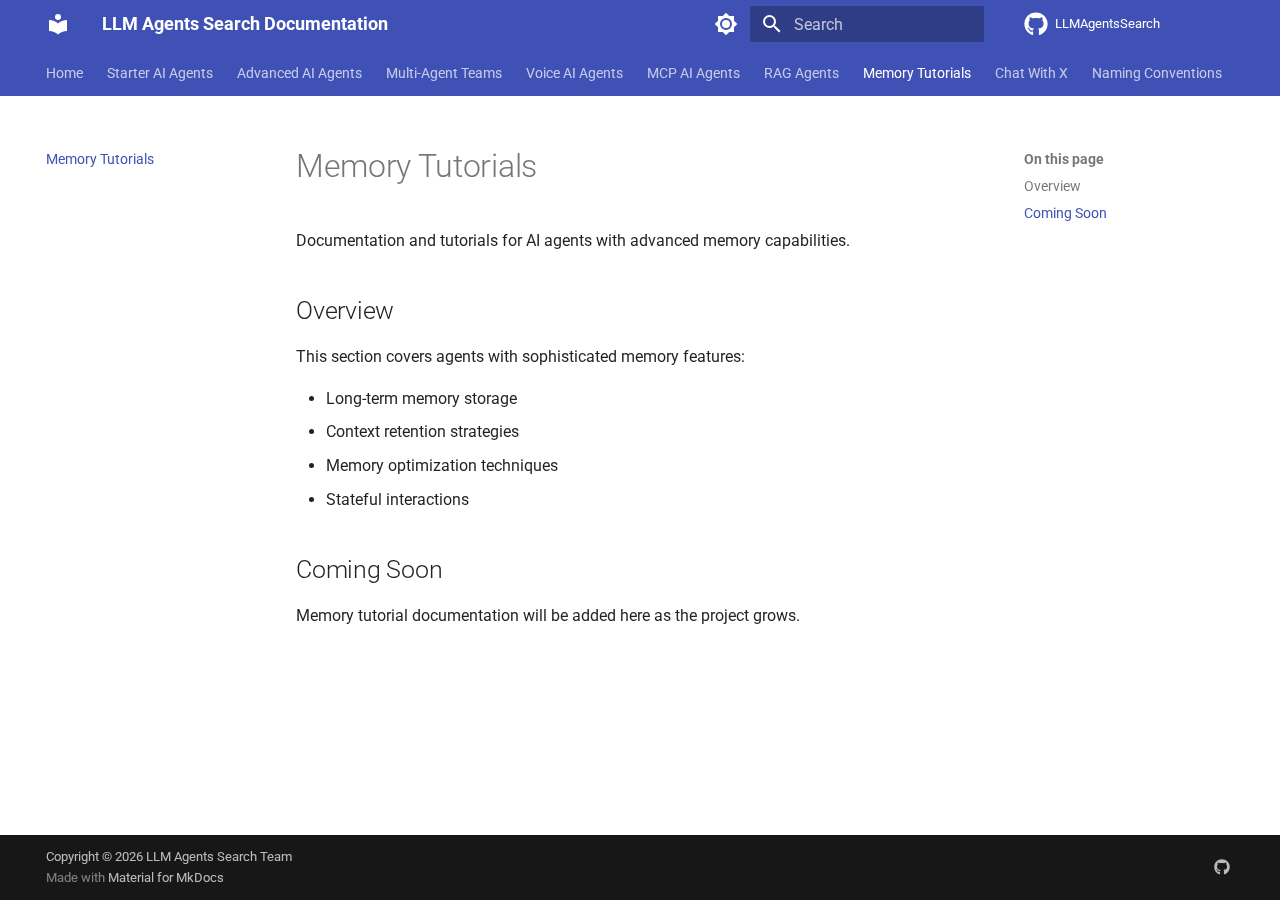
<file: site/memory_tutorials/index.html>
<!doctype html>
<html lang="en" class="no-js">
  <head>
    
      <meta charset="utf-8">
      <meta name="viewport" content="width=device-width,initial-scale=1">
      
        <meta name="description" content="Documentation site for LLM Agents Search project">
      
      
        <meta name="author" content="LLM Agents Search Team">
      
      
      
        <link rel="prev" href="../rag_agents/">
      
      
        <link rel="next" href="../chat_with_x/">
      
      
        
      
      
      <link rel="icon" href="../assets/images/favicon.png">
      <meta name="generator" content="mkdocs-1.6.1, mkdocs-material-9.7.1">
    
    
      
        <title>Memory Tutorials - LLM Agents Search Documentation</title>
      
    
    
      <link rel="stylesheet" href="../assets/stylesheets/main.484c7ddc.min.css">
      
        
        <link rel="stylesheet" href="../assets/stylesheets/palette.ab4e12ef.min.css">
      
      


    
    
      
    
    
      
        
        
        <link rel="preconnect" href="https://fonts.gstatic.com" crossorigin>
        <link rel="stylesheet" href="https://fonts.googleapis.com/css?family=Roboto:300,300i,400,400i,700,700i%7CRoboto+Mono:400,400i,700,700i&display=fallback">
        <style>:root{--md-text-font:"Roboto";--md-code-font:"Roboto Mono"}</style>
      
    
    
      <link rel="stylesheet" href="../stylesheets/extra.css">
    
    <script>__md_scope=new URL("..",location),__md_hash=e=>[...e].reduce(((e,_)=>(e<<5)-e+_.charCodeAt(0)),0),__md_get=(e,_=localStorage,t=__md_scope)=>JSON.parse(_.getItem(t.pathname+"."+e)),__md_set=(e,_,t=localStorage,a=__md_scope)=>{try{t.setItem(a.pathname+"."+e,JSON.stringify(_))}catch(e){}}</script>
    
      

    
    
  </head>
  
  
    
    
      
    
    
    
    
    <body dir="ltr" data-md-color-scheme="default" data-md-color-primary="indigo" data-md-color-accent="indigo">
  
    
    <input class="md-toggle" data-md-toggle="drawer" type="checkbox" id="__drawer" autocomplete="off">
    <input class="md-toggle" data-md-toggle="search" type="checkbox" id="__search" autocomplete="off">
    <label class="md-overlay" for="__drawer"></label>
    <div data-md-component="skip">
      
        
        <a href="#memory-tutorials" class="md-skip">
          Skip to content
        </a>
      
    </div>
    <div data-md-component="announce">
      
    </div>
    
    
      

<header class="md-header" data-md-component="header">
  <nav class="md-header__inner md-grid" aria-label="Header">
    <a href=".." title="LLM Agents Search Documentation" class="md-header__button md-logo" aria-label="LLM Agents Search Documentation" data-md-component="logo">
      
  
  <svg xmlns="http://www.w3.org/2000/svg" viewBox="0 0 24 24"><path d="M12 8a3 3 0 0 0 3-3 3 3 0 0 0-3-3 3 3 0 0 0-3 3 3 3 0 0 0 3 3m0 3.54C9.64 9.35 6.5 8 3 8v11c3.5 0 6.64 1.35 9 3.54 2.36-2.19 5.5-3.54 9-3.54V8c-3.5 0-6.64 1.35-9 3.54"/></svg>

    </a>
    <label class="md-header__button md-icon" for="__drawer">
      
      <svg xmlns="http://www.w3.org/2000/svg" viewBox="0 0 24 24"><path d="M3 6h18v2H3zm0 5h18v2H3zm0 5h18v2H3z"/></svg>
    </label>
    <div class="md-header__title" data-md-component="header-title">
      <div class="md-header__ellipsis">
        <div class="md-header__topic">
          <span class="md-ellipsis">
            LLM Agents Search Documentation
          </span>
        </div>
        <div class="md-header__topic" data-md-component="header-topic">
          <span class="md-ellipsis">
            
              Memory Tutorials
            
          </span>
        </div>
      </div>
    </div>
    
      
        <form class="md-header__option" data-md-component="palette">
  
    
    
    
    <input class="md-option" data-md-color-media="" data-md-color-scheme="default" data-md-color-primary="indigo" data-md-color-accent="indigo"  aria-label="Switch to dark mode"  type="radio" name="__palette" id="__palette_0">
    
      <label class="md-header__button md-icon" title="Switch to dark mode" for="__palette_1" hidden>
        <svg xmlns="http://www.w3.org/2000/svg" viewBox="0 0 24 24"><path d="M12 8a4 4 0 0 0-4 4 4 4 0 0 0 4 4 4 4 0 0 0 4-4 4 4 0 0 0-4-4m0 10a6 6 0 0 1-6-6 6 6 0 0 1 6-6 6 6 0 0 1 6 6 6 6 0 0 1-6 6m8-9.31V4h-4.69L12 .69 8.69 4H4v4.69L.69 12 4 15.31V20h4.69L12 23.31 15.31 20H20v-4.69L23.31 12z"/></svg>
      </label>
    
  
    
    
    
    <input class="md-option" data-md-color-media="" data-md-color-scheme="slate" data-md-color-primary="indigo" data-md-color-accent="indigo"  aria-label="Switch to light mode"  type="radio" name="__palette" id="__palette_1">
    
      <label class="md-header__button md-icon" title="Switch to light mode" for="__palette_0" hidden>
        <svg xmlns="http://www.w3.org/2000/svg" viewBox="0 0 24 24"><path d="M12 18c-.89 0-1.74-.2-2.5-.55C11.56 16.5 13 14.42 13 12s-1.44-4.5-3.5-5.45C10.26 6.2 11.11 6 12 6a6 6 0 0 1 6 6 6 6 0 0 1-6 6m8-9.31V4h-4.69L12 .69 8.69 4H4v4.69L.69 12 4 15.31V20h4.69L12 23.31 15.31 20H20v-4.69L23.31 12z"/></svg>
      </label>
    
  
</form>
      
    
    
      <script>var palette=__md_get("__palette");if(palette&&palette.color){if("(prefers-color-scheme)"===palette.color.media){var media=matchMedia("(prefers-color-scheme: light)"),input=document.querySelector(media.matches?"[data-md-color-media='(prefers-color-scheme: light)']":"[data-md-color-media='(prefers-color-scheme: dark)']");palette.color.media=input.getAttribute("data-md-color-media"),palette.color.scheme=input.getAttribute("data-md-color-scheme"),palette.color.primary=input.getAttribute("data-md-color-primary"),palette.color.accent=input.getAttribute("data-md-color-accent")}for(var[key,value]of Object.entries(palette.color))document.body.setAttribute("data-md-color-"+key,value)}</script>
    
    
    
      
      
        <label class="md-header__button md-icon" for="__search">
          
          <svg xmlns="http://www.w3.org/2000/svg" viewBox="0 0 24 24"><path d="M9.5 3A6.5 6.5 0 0 1 16 9.5c0 1.61-.59 3.09-1.56 4.23l.27.27h.79l5 5-1.5 1.5-5-5v-.79l-.27-.27A6.52 6.52 0 0 1 9.5 16 6.5 6.5 0 0 1 3 9.5 6.5 6.5 0 0 1 9.5 3m0 2C7 5 5 7 5 9.5S7 14 9.5 14 14 12 14 9.5 12 5 9.5 5"/></svg>
        </label>
        <div class="md-search" data-md-component="search" role="dialog">
  <label class="md-search__overlay" for="__search"></label>
  <div class="md-search__inner" role="search">
    <form class="md-search__form" name="search">
      <input type="text" class="md-search__input" name="query" aria-label="Search" placeholder="Search" autocapitalize="off" autocorrect="off" autocomplete="off" spellcheck="false" data-md-component="search-query" required>
      <label class="md-search__icon md-icon" for="__search">
        
        <svg xmlns="http://www.w3.org/2000/svg" viewBox="0 0 24 24"><path d="M9.5 3A6.5 6.5 0 0 1 16 9.5c0 1.61-.59 3.09-1.56 4.23l.27.27h.79l5 5-1.5 1.5-5-5v-.79l-.27-.27A6.52 6.52 0 0 1 9.5 16 6.5 6.5 0 0 1 3 9.5 6.5 6.5 0 0 1 9.5 3m0 2C7 5 5 7 5 9.5S7 14 9.5 14 14 12 14 9.5 12 5 9.5 5"/></svg>
        
        <svg xmlns="http://www.w3.org/2000/svg" viewBox="0 0 24 24"><path d="M20 11v2H8l5.5 5.5-1.42 1.42L4.16 12l7.92-7.92L13.5 5.5 8 11z"/></svg>
      </label>
      <nav class="md-search__options" aria-label="Search">
        
          <a href="javascript:void(0)" class="md-search__icon md-icon" title="Share" aria-label="Share" data-clipboard data-clipboard-text="" data-md-component="search-share" tabindex="-1">
            
            <svg xmlns="http://www.w3.org/2000/svg" viewBox="0 0 24 24"><path d="M18 16.08c-.76 0-1.44.3-1.96.77L8.91 12.7c.05-.23.09-.46.09-.7s-.04-.47-.09-.7l7.05-4.11c.54.5 1.25.81 2.04.81a3 3 0 0 0 3-3 3 3 0 0 0-3-3 3 3 0 0 0-3 3c0 .24.04.47.09.7L8.04 9.81C7.5 9.31 6.79 9 6 9a3 3 0 0 0-3 3 3 3 0 0 0 3 3c.79 0 1.5-.31 2.04-.81l7.12 4.15c-.05.21-.08.43-.08.66 0 1.61 1.31 2.91 2.92 2.91s2.92-1.3 2.92-2.91A2.92 2.92 0 0 0 18 16.08"/></svg>
          </a>
        
        <button type="reset" class="md-search__icon md-icon" title="Clear" aria-label="Clear" tabindex="-1">
          
          <svg xmlns="http://www.w3.org/2000/svg" viewBox="0 0 24 24"><path d="M19 6.41 17.59 5 12 10.59 6.41 5 5 6.41 10.59 12 5 17.59 6.41 19 12 13.41 17.59 19 19 17.59 13.41 12z"/></svg>
        </button>
      </nav>
      
        <div class="md-search__suggest" data-md-component="search-suggest"></div>
      
    </form>
    <div class="md-search__output">
      <div class="md-search__scrollwrap" tabindex="0" data-md-scrollfix>
        <div class="md-search-result" data-md-component="search-result">
          <div class="md-search-result__meta">
            Initializing search
          </div>
          <ol class="md-search-result__list" role="presentation"></ol>
        </div>
      </div>
    </div>
  </div>
</div>
      
    
    
      <div class="md-header__source">
        <a href="https://github.com/yourusername/LLMAgentsSearch" title="Go to repository" class="md-source" data-md-component="source">
  <div class="md-source__icon md-icon">
    
    <svg xmlns="http://www.w3.org/2000/svg" viewBox="0 0 512 512"><!--! Font Awesome Free 7.1.0 by @fontawesome - https://fontawesome.com License - https://fontawesome.com/license/free (Icons: CC BY 4.0, Fonts: SIL OFL 1.1, Code: MIT License) Copyright 2025 Fonticons, Inc.--><path d="M173.9 397.4c0 2-2.3 3.6-5.2 3.6-3.3.3-5.6-1.3-5.6-3.6 0-2 2.3-3.6 5.2-3.6 3-.3 5.6 1.3 5.6 3.6m-31.1-4.5c-.7 2 1.3 4.3 4.3 4.9 2.6 1 5.6 0 6.2-2s-1.3-4.3-4.3-5.2c-2.6-.7-5.5.3-6.2 2.3m44.2-1.7c-2.9.7-4.9 2.6-4.6 4.9.3 2 2.9 3.3 5.9 2.6 2.9-.7 4.9-2.6 4.6-4.6-.3-1.9-3-3.2-5.9-2.9M252.8 8C114.1 8 8 113.3 8 252c0 110.9 69.8 205.8 169.5 239.2 12.8 2.3 17.3-5.6 17.3-12.1 0-6.2-.3-40.4-.3-61.4 0 0-70 15-84.7-29.8 0 0-11.4-29.1-27.8-36.6 0 0-22.9-15.7 1.6-15.4 0 0 24.9 2 38.6 25.8 21.9 38.6 58.6 27.5 72.9 20.9 2.3-16 8.8-27.1 16-33.7-55.9-6.2-112.3-14.3-112.3-110.5 0-27.5 7.6-41.3 23.6-58.9-2.6-6.5-11.1-33.3 2.6-67.9 20.9-6.5 69 27 69 27 20-5.6 41.5-8.5 62.8-8.5s42.8 2.9 62.8 8.5c0 0 48.1-33.6 69-27 13.7 34.7 5.2 61.4 2.6 67.9 16 17.7 25.8 31.5 25.8 58.9 0 96.5-58.9 104.2-114.8 110.5 9.2 7.9 17 22.9 17 46.4 0 33.7-.3 75.4-.3 83.6 0 6.5 4.6 14.4 17.3 12.1C436.2 457.8 504 362.9 504 252 504 113.3 391.5 8 252.8 8M105.2 352.9c-1.3 1-1 3.3.7 5.2 1.6 1.6 3.9 2.3 5.2 1 1.3-1 1-3.3-.7-5.2-1.6-1.6-3.9-2.3-5.2-1m-10.8-8.1c-.7 1.3.3 2.9 2.3 3.9 1.6 1 3.6.7 4.3-.7.7-1.3-.3-2.9-2.3-3.9-2-.6-3.6-.3-4.3.7m32.4 35.6c-1.6 1.3-1 4.3 1.3 6.2 2.3 2.3 5.2 2.6 6.5 1 1.3-1.3.7-4.3-1.3-6.2-2.2-2.3-5.2-2.6-6.5-1m-11.4-14.7c-1.6 1-1.6 3.6 0 5.9s4.3 3.3 5.6 2.3c1.6-1.3 1.6-3.9 0-6.2-1.4-2.3-4-3.3-5.6-2"/></svg>
  </div>
  <div class="md-source__repository">
    LLMAgentsSearch
  </div>
</a>
      </div>
    
  </nav>
  
</header>
    
    <div class="md-container" data-md-component="container">
      
      
        
          
            
<nav class="md-tabs" aria-label="Tabs" data-md-component="tabs">
  <div class="md-grid">
    <ul class="md-tabs__list">
      
        
  
  
  
  
    <li class="md-tabs__item">
      <a href=".." class="md-tabs__link">
        
  
  
    
  
  Home

      </a>
    </li>
  

      
        
  
  
  
  
    <li class="md-tabs__item">
      <a href="../starter_ai_agents/" class="md-tabs__link">
        
  
  
    
  
  Starter AI Agents

      </a>
    </li>
  

      
        
  
  
  
  
    <li class="md-tabs__item">
      <a href="../advanced_ai_agents/" class="md-tabs__link">
        
  
  
    
  
  Advanced AI Agents

      </a>
    </li>
  

      
        
  
  
  
  
    <li class="md-tabs__item">
      <a href="../multi_agent_teams/" class="md-tabs__link">
        
  
  
    
  
  Multi-Agent Teams

      </a>
    </li>
  

      
        
  
  
  
  
    <li class="md-tabs__item">
      <a href="../voice_ai_agents/" class="md-tabs__link">
        
  
  
    
  
  Voice AI Agents

      </a>
    </li>
  

      
        
  
  
  
  
    <li class="md-tabs__item">
      <a href="../mcp_ai_agents/" class="md-tabs__link">
        
  
  
    
  
  MCP AI Agents

      </a>
    </li>
  

      
        
  
  
  
  
    <li class="md-tabs__item">
      <a href="../rag_agents/" class="md-tabs__link">
        
  
  
    
  
  RAG Agents

      </a>
    </li>
  

      
        
  
  
  
    
  
  
    <li class="md-tabs__item md-tabs__item--active">
      <a href="./" class="md-tabs__link">
        
  
  
    
  
  Memory Tutorials

      </a>
    </li>
  

      
        
  
  
  
  
    <li class="md-tabs__item">
      <a href="../chat_with_x/" class="md-tabs__link">
        
  
  
    
  
  Chat With X

      </a>
    </li>
  

      
        
  
  
  
  
    <li class="md-tabs__item">
      <a href="../NAMING_CONVENTIONS/" class="md-tabs__link">
        
  
  
    
  
  Naming Conventions

      </a>
    </li>
  

      
    </ul>
  </div>
</nav>
          
        
      
      <main class="md-main" data-md-component="main">
        <div class="md-main__inner md-grid">
          
            
              
              <div class="md-sidebar md-sidebar--primary" data-md-component="sidebar" data-md-type="navigation" >
                <div class="md-sidebar__scrollwrap">
                  <div class="md-sidebar__inner">
                    


  


<nav class="md-nav md-nav--primary md-nav--lifted" aria-label="Navigation" data-md-level="0">
  <label class="md-nav__title" for="__drawer">
    <a href=".." title="LLM Agents Search Documentation" class="md-nav__button md-logo" aria-label="LLM Agents Search Documentation" data-md-component="logo">
      
  
  <svg xmlns="http://www.w3.org/2000/svg" viewBox="0 0 24 24"><path d="M12 8a3 3 0 0 0 3-3 3 3 0 0 0-3-3 3 3 0 0 0-3 3 3 3 0 0 0 3 3m0 3.54C9.64 9.35 6.5 8 3 8v11c3.5 0 6.64 1.35 9 3.54 2.36-2.19 5.5-3.54 9-3.54V8c-3.5 0-6.64 1.35-9 3.54"/></svg>

    </a>
    LLM Agents Search Documentation
  </label>
  
    <div class="md-nav__source">
      <a href="https://github.com/yourusername/LLMAgentsSearch" title="Go to repository" class="md-source" data-md-component="source">
  <div class="md-source__icon md-icon">
    
    <svg xmlns="http://www.w3.org/2000/svg" viewBox="0 0 512 512"><!--! Font Awesome Free 7.1.0 by @fontawesome - https://fontawesome.com License - https://fontawesome.com/license/free (Icons: CC BY 4.0, Fonts: SIL OFL 1.1, Code: MIT License) Copyright 2025 Fonticons, Inc.--><path d="M173.9 397.4c0 2-2.3 3.6-5.2 3.6-3.3.3-5.6-1.3-5.6-3.6 0-2 2.3-3.6 5.2-3.6 3-.3 5.6 1.3 5.6 3.6m-31.1-4.5c-.7 2 1.3 4.3 4.3 4.9 2.6 1 5.6 0 6.2-2s-1.3-4.3-4.3-5.2c-2.6-.7-5.5.3-6.2 2.3m44.2-1.7c-2.9.7-4.9 2.6-4.6 4.9.3 2 2.9 3.3 5.9 2.6 2.9-.7 4.9-2.6 4.6-4.6-.3-1.9-3-3.2-5.9-2.9M252.8 8C114.1 8 8 113.3 8 252c0 110.9 69.8 205.8 169.5 239.2 12.8 2.3 17.3-5.6 17.3-12.1 0-6.2-.3-40.4-.3-61.4 0 0-70 15-84.7-29.8 0 0-11.4-29.1-27.8-36.6 0 0-22.9-15.7 1.6-15.4 0 0 24.9 2 38.6 25.8 21.9 38.6 58.6 27.5 72.9 20.9 2.3-16 8.8-27.1 16-33.7-55.9-6.2-112.3-14.3-112.3-110.5 0-27.5 7.6-41.3 23.6-58.9-2.6-6.5-11.1-33.3 2.6-67.9 20.9-6.5 69 27 69 27 20-5.6 41.5-8.5 62.8-8.5s42.8 2.9 62.8 8.5c0 0 48.1-33.6 69-27 13.7 34.7 5.2 61.4 2.6 67.9 16 17.7 25.8 31.5 25.8 58.9 0 96.5-58.9 104.2-114.8 110.5 9.2 7.9 17 22.9 17 46.4 0 33.7-.3 75.4-.3 83.6 0 6.5 4.6 14.4 17.3 12.1C436.2 457.8 504 362.9 504 252 504 113.3 391.5 8 252.8 8M105.2 352.9c-1.3 1-1 3.3.7 5.2 1.6 1.6 3.9 2.3 5.2 1 1.3-1 1-3.3-.7-5.2-1.6-1.6-3.9-2.3-5.2-1m-10.8-8.1c-.7 1.3.3 2.9 2.3 3.9 1.6 1 3.6.7 4.3-.7.7-1.3-.3-2.9-2.3-3.9-2-.6-3.6-.3-4.3.7m32.4 35.6c-1.6 1.3-1 4.3 1.3 6.2 2.3 2.3 5.2 2.6 6.5 1 1.3-1.3.7-4.3-1.3-6.2-2.2-2.3-5.2-2.6-6.5-1m-11.4-14.7c-1.6 1-1.6 3.6 0 5.9s4.3 3.3 5.6 2.3c1.6-1.3 1.6-3.9 0-6.2-1.4-2.3-4-3.3-5.6-2"/></svg>
  </div>
  <div class="md-source__repository">
    LLMAgentsSearch
  </div>
</a>
    </div>
  
  <ul class="md-nav__list" data-md-scrollfix>
    
      
      
  
  
  
  
    <li class="md-nav__item">
      <a href=".." class="md-nav__link">
        
  
  
  <span class="md-ellipsis">
    
  
    Home
  

    
  </span>
  
  

      </a>
    </li>
  

    
      
      
  
  
  
  
    <li class="md-nav__item">
      <a href="../starter_ai_agents/" class="md-nav__link">
        
  
  
  <span class="md-ellipsis">
    
  
    Starter AI Agents
  

    
  </span>
  
  

      </a>
    </li>
  

    
      
      
  
  
  
  
    <li class="md-nav__item">
      <a href="../advanced_ai_agents/" class="md-nav__link">
        
  
  
  <span class="md-ellipsis">
    
  
    Advanced AI Agents
  

    
  </span>
  
  

      </a>
    </li>
  

    
      
      
  
  
  
  
    <li class="md-nav__item">
      <a href="../multi_agent_teams/" class="md-nav__link">
        
  
  
  <span class="md-ellipsis">
    
  
    Multi-Agent Teams
  

    
  </span>
  
  

      </a>
    </li>
  

    
      
      
  
  
  
  
    <li class="md-nav__item">
      <a href="../voice_ai_agents/" class="md-nav__link">
        
  
  
  <span class="md-ellipsis">
    
  
    Voice AI Agents
  

    
  </span>
  
  

      </a>
    </li>
  

    
      
      
  
  
  
  
    <li class="md-nav__item">
      <a href="../mcp_ai_agents/" class="md-nav__link">
        
  
  
  <span class="md-ellipsis">
    
  
    MCP AI Agents
  

    
  </span>
  
  

      </a>
    </li>
  

    
      
      
  
  
  
  
    <li class="md-nav__item">
      <a href="../rag_agents/" class="md-nav__link">
        
  
  
  <span class="md-ellipsis">
    
  
    RAG Agents
  

    
  </span>
  
  

      </a>
    </li>
  

    
      
      
  
  
    
  
  
  
    <li class="md-nav__item md-nav__item--active">
      
      <input class="md-nav__toggle md-toggle" type="checkbox" id="__toc">
      
      
        
      
      
        <label class="md-nav__link md-nav__link--active" for="__toc">
          
  
  
  <span class="md-ellipsis">
    
  
    Memory Tutorials
  

    
  </span>
  
  

          <span class="md-nav__icon md-icon"></span>
        </label>
      
      <a href="./" class="md-nav__link md-nav__link--active">
        
  
  
  <span class="md-ellipsis">
    
  
    Memory Tutorials
  

    
  </span>
  
  

      </a>
      
        

  

<nav class="md-nav md-nav--secondary" aria-label="On this page">
  
  
  
    
  
  
    <label class="md-nav__title" for="__toc">
      <span class="md-nav__icon md-icon"></span>
      On this page
    </label>
    <ul class="md-nav__list" data-md-component="toc" data-md-scrollfix>
      
        <li class="md-nav__item">
  <a href="#overview" class="md-nav__link">
    <span class="md-ellipsis">
      
        Overview
      
    </span>
  </a>
  
</li>
      
        <li class="md-nav__item">
  <a href="#coming-soon" class="md-nav__link">
    <span class="md-ellipsis">
      
        Coming Soon
      
    </span>
  </a>
  
</li>
      
    </ul>
  
</nav>
      
    </li>
  

    
      
      
  
  
  
  
    <li class="md-nav__item">
      <a href="../chat_with_x/" class="md-nav__link">
        
  
  
  <span class="md-ellipsis">
    
  
    Chat With X
  

    
  </span>
  
  

      </a>
    </li>
  

    
      
      
  
  
  
  
    <li class="md-nav__item">
      <a href="../NAMING_CONVENTIONS/" class="md-nav__link">
        
  
  
  <span class="md-ellipsis">
    
  
    Naming Conventions
  

    
  </span>
  
  

      </a>
    </li>
  

    
  </ul>
</nav>
                  </div>
                </div>
              </div>
            
            
              
              <div class="md-sidebar md-sidebar--secondary" data-md-component="sidebar" data-md-type="toc" >
                <div class="md-sidebar__scrollwrap">
                  <div class="md-sidebar__inner">
                    

  

<nav class="md-nav md-nav--secondary" aria-label="On this page">
  
  
  
    
  
  
    <label class="md-nav__title" for="__toc">
      <span class="md-nav__icon md-icon"></span>
      On this page
    </label>
    <ul class="md-nav__list" data-md-component="toc" data-md-scrollfix>
      
        <li class="md-nav__item">
  <a href="#overview" class="md-nav__link">
    <span class="md-ellipsis">
      
        Overview
      
    </span>
  </a>
  
</li>
      
        <li class="md-nav__item">
  <a href="#coming-soon" class="md-nav__link">
    <span class="md-ellipsis">
      
        Coming Soon
      
    </span>
  </a>
  
</li>
      
    </ul>
  
</nav>
                  </div>
                </div>
              </div>
            
          
          
            <div class="md-content" data-md-component="content">
              
                



  


              
              <article class="md-content__inner md-typeset">
                
                  


  
  


<h1 id="memory-tutorials">Memory Tutorials<a class="headerlink" href="#memory-tutorials" title="Permanent link">&para;</a></h1>
<p>Documentation and tutorials for AI agents with advanced memory capabilities.</p>
<h2 id="overview">Overview<a class="headerlink" href="#overview" title="Permanent link">&para;</a></h2>
<p>This section covers agents with sophisticated memory features:</p>
<ul>
<li>Long-term memory storage</li>
<li>Context retention strategies</li>
<li>Memory optimization techniques</li>
<li>Stateful interactions</li>
</ul>
<h2 id="coming-soon">Coming Soon<a class="headerlink" href="#coming-soon" title="Permanent link">&para;</a></h2>
<p>Memory tutorial documentation will be added here as the project grows.</p>












                
              </article>
            </div>
          
          
  <script>var tabs=__md_get("__tabs");if(Array.isArray(tabs))e:for(var set of document.querySelectorAll(".tabbed-set")){var labels=set.querySelector(".tabbed-labels");for(var tab of tabs)for(var label of labels.getElementsByTagName("label"))if(label.innerText.trim()===tab){var input=document.getElementById(label.htmlFor);input.checked=!0;continue e}}</script>

<script>var target=document.getElementById(location.hash.slice(1));target&&target.name&&(target.checked=target.name.startsWith("__tabbed_"))</script>
        </div>
        
          <button type="button" class="md-top md-icon" data-md-component="top" hidden>
  
  <svg xmlns="http://www.w3.org/2000/svg" viewBox="0 0 24 24"><path d="M13 20h-2V8l-5.5 5.5-1.42-1.42L12 4.16l7.92 7.92-1.42 1.42L13 8z"/></svg>
  Back to top
</button>
        
      </main>
      
        <footer class="md-footer">
  
  <div class="md-footer-meta md-typeset">
    <div class="md-footer-meta__inner md-grid">
      <div class="md-copyright">
  
    <div class="md-copyright__highlight">
      Copyright &copy; 2026 LLM Agents Search Team
    </div>
  
  
    Made with
    <a href="https://squidfunk.github.io/mkdocs-material/" target="_blank" rel="noopener">
      Material for MkDocs
    </a>
  
</div>
      
        
<div class="md-social">
  
    
    
    
    
    <a href="https://github.com/yourusername/LLMAgentsSearch" target="_blank" rel="noopener" title="GitHub" class="md-social__link">
      <svg xmlns="http://www.w3.org/2000/svg" viewBox="0 0 512 512"><!--! Font Awesome Free 7.1.0 by @fontawesome - https://fontawesome.com License - https://fontawesome.com/license/free (Icons: CC BY 4.0, Fonts: SIL OFL 1.1, Code: MIT License) Copyright 2025 Fonticons, Inc.--><path d="M173.9 397.4c0 2-2.3 3.6-5.2 3.6-3.3.3-5.6-1.3-5.6-3.6 0-2 2.3-3.6 5.2-3.6 3-.3 5.6 1.3 5.6 3.6m-31.1-4.5c-.7 2 1.3 4.3 4.3 4.9 2.6 1 5.6 0 6.2-2s-1.3-4.3-4.3-5.2c-2.6-.7-5.5.3-6.2 2.3m44.2-1.7c-2.9.7-4.9 2.6-4.6 4.9.3 2 2.9 3.3 5.9 2.6 2.9-.7 4.9-2.6 4.6-4.6-.3-1.9-3-3.2-5.9-2.9M252.8 8C114.1 8 8 113.3 8 252c0 110.9 69.8 205.8 169.5 239.2 12.8 2.3 17.3-5.6 17.3-12.1 0-6.2-.3-40.4-.3-61.4 0 0-70 15-84.7-29.8 0 0-11.4-29.1-27.8-36.6 0 0-22.9-15.7 1.6-15.4 0 0 24.9 2 38.6 25.8 21.9 38.6 58.6 27.5 72.9 20.9 2.3-16 8.8-27.1 16-33.7-55.9-6.2-112.3-14.3-112.3-110.5 0-27.5 7.6-41.3 23.6-58.9-2.6-6.5-11.1-33.3 2.6-67.9 20.9-6.5 69 27 69 27 20-5.6 41.5-8.5 62.8-8.5s42.8 2.9 62.8 8.5c0 0 48.1-33.6 69-27 13.7 34.7 5.2 61.4 2.6 67.9 16 17.7 25.8 31.5 25.8 58.9 0 96.5-58.9 104.2-114.8 110.5 9.2 7.9 17 22.9 17 46.4 0 33.7-.3 75.4-.3 83.6 0 6.5 4.6 14.4 17.3 12.1C436.2 457.8 504 362.9 504 252 504 113.3 391.5 8 252.8 8M105.2 352.9c-1.3 1-1 3.3.7 5.2 1.6 1.6 3.9 2.3 5.2 1 1.3-1 1-3.3-.7-5.2-1.6-1.6-3.9-2.3-5.2-1m-10.8-8.1c-.7 1.3.3 2.9 2.3 3.9 1.6 1 3.6.7 4.3-.7.7-1.3-.3-2.9-2.3-3.9-2-.6-3.6-.3-4.3.7m32.4 35.6c-1.6 1.3-1 4.3 1.3 6.2 2.3 2.3 5.2 2.6 6.5 1 1.3-1.3.7-4.3-1.3-6.2-2.2-2.3-5.2-2.6-6.5-1m-11.4-14.7c-1.6 1-1.6 3.6 0 5.9s4.3 3.3 5.6 2.3c1.6-1.3 1.6-3.9 0-6.2-1.4-2.3-4-3.3-5.6-2"/></svg>
    </a>
  
</div>
      
    </div>
  </div>
</footer>
      
    </div>
    <div class="md-dialog" data-md-component="dialog">
      <div class="md-dialog__inner md-typeset"></div>
    </div>
    
    
    
      
      
      <script id="__config" type="application/json">{"annotate": null, "base": "..", "features": ["navigation.instant", "navigation.tracking", "navigation.tabs", "navigation.sections", "navigation.expand", "navigation.path", "navigation.indexes", "navigation.top", "search.suggest", "search.highlight", "search.share", "toc.follow", "content.code.copy", "content.tabs.link"], "search": "../assets/javascripts/workers/search.2c215733.min.js", "tags": null, "translations": {"clipboard.copied": "Copied to clipboard", "clipboard.copy": "Copy to clipboard", "search.result.more.one": "1 more on this page", "search.result.more.other": "# more on this page", "search.result.none": "No matching documents", "search.result.one": "1 matching document", "search.result.other": "# matching documents", "search.result.placeholder": "Type to start searching", "search.result.term.missing": "Missing", "select.version": "Select version"}, "version": null}</script>
    
    
      <script src="../assets/javascripts/bundle.79ae519e.min.js"></script>
      
    
  </body>
</html>
</file>
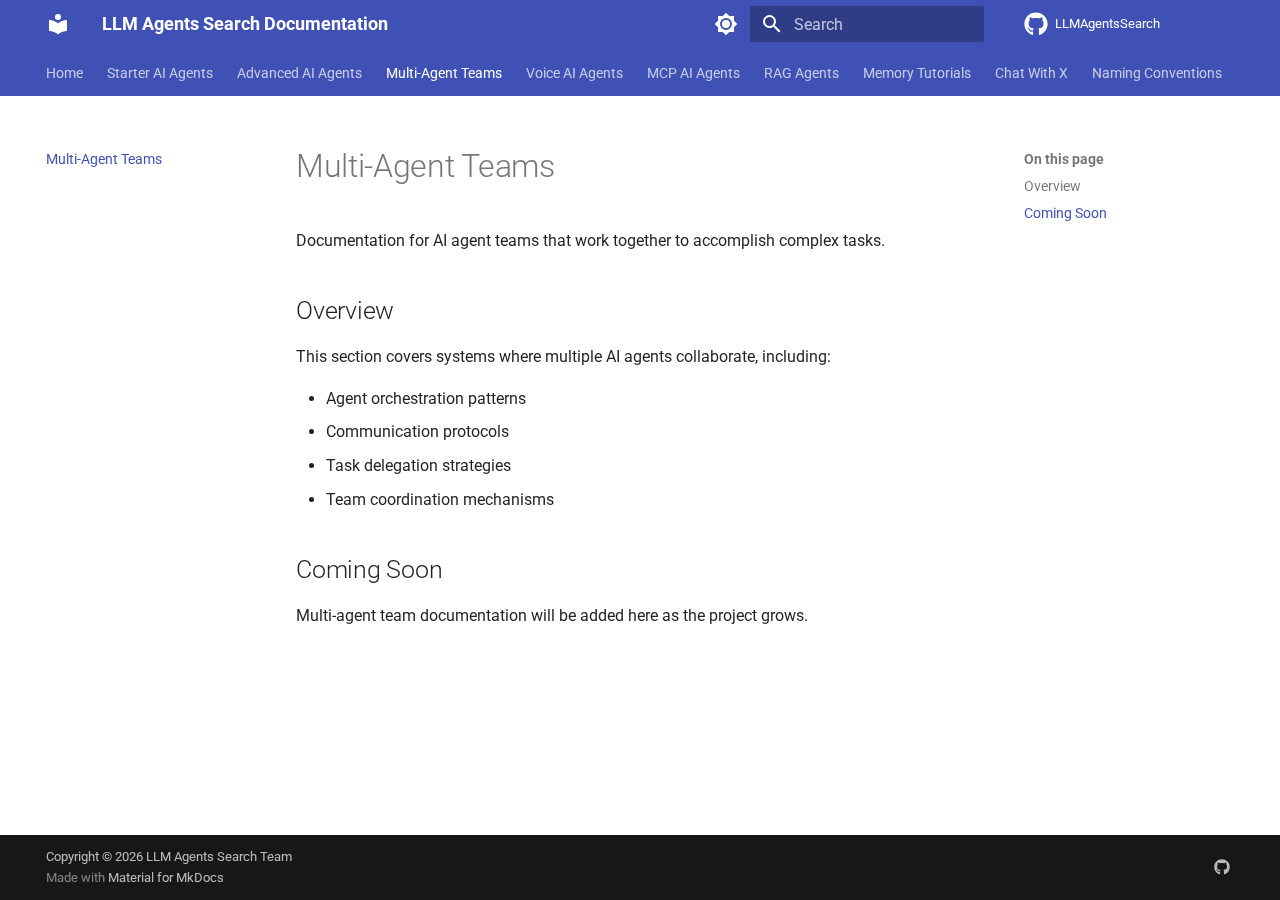
<file: site/multi_agent_teams/index.html>
<!doctype html>
<html lang="en" class="no-js">
  <head>
    
      <meta charset="utf-8">
      <meta name="viewport" content="width=device-width,initial-scale=1">
      
        <meta name="description" content="Documentation site for LLM Agents Search project">
      
      
        <meta name="author" content="LLM Agents Search Team">
      
      
      
        <link rel="prev" href="../advanced_ai_agents/">
      
      
        <link rel="next" href="../voice_ai_agents/">
      
      
        
      
      
      <link rel="icon" href="../assets/images/favicon.png">
      <meta name="generator" content="mkdocs-1.6.1, mkdocs-material-9.7.1">
    
    
      
        <title>Multi-Agent Teams - LLM Agents Search Documentation</title>
      
    
    
      <link rel="stylesheet" href="../assets/stylesheets/main.484c7ddc.min.css">
      
        
        <link rel="stylesheet" href="../assets/stylesheets/palette.ab4e12ef.min.css">
      
      


    
    
      
    
    
      
        
        
        <link rel="preconnect" href="https://fonts.gstatic.com" crossorigin>
        <link rel="stylesheet" href="https://fonts.googleapis.com/css?family=Roboto:300,300i,400,400i,700,700i%7CRoboto+Mono:400,400i,700,700i&display=fallback">
        <style>:root{--md-text-font:"Roboto";--md-code-font:"Roboto Mono"}</style>
      
    
    
      <link rel="stylesheet" href="../stylesheets/extra.css">
    
    <script>__md_scope=new URL("..",location),__md_hash=e=>[...e].reduce(((e,_)=>(e<<5)-e+_.charCodeAt(0)),0),__md_get=(e,_=localStorage,t=__md_scope)=>JSON.parse(_.getItem(t.pathname+"."+e)),__md_set=(e,_,t=localStorage,a=__md_scope)=>{try{t.setItem(a.pathname+"."+e,JSON.stringify(_))}catch(e){}}</script>
    
      

    
    
  </head>
  
  
    
    
      
    
    
    
    
    <body dir="ltr" data-md-color-scheme="default" data-md-color-primary="indigo" data-md-color-accent="indigo">
  
    
    <input class="md-toggle" data-md-toggle="drawer" type="checkbox" id="__drawer" autocomplete="off">
    <input class="md-toggle" data-md-toggle="search" type="checkbox" id="__search" autocomplete="off">
    <label class="md-overlay" for="__drawer"></label>
    <div data-md-component="skip">
      
        
        <a href="#multi-agent-teams" class="md-skip">
          Skip to content
        </a>
      
    </div>
    <div data-md-component="announce">
      
    </div>
    
    
      

<header class="md-header" data-md-component="header">
  <nav class="md-header__inner md-grid" aria-label="Header">
    <a href=".." title="LLM Agents Search Documentation" class="md-header__button md-logo" aria-label="LLM Agents Search Documentation" data-md-component="logo">
      
  
  <svg xmlns="http://www.w3.org/2000/svg" viewBox="0 0 24 24"><path d="M12 8a3 3 0 0 0 3-3 3 3 0 0 0-3-3 3 3 0 0 0-3 3 3 3 0 0 0 3 3m0 3.54C9.64 9.35 6.5 8 3 8v11c3.5 0 6.64 1.35 9 3.54 2.36-2.19 5.5-3.54 9-3.54V8c-3.5 0-6.64 1.35-9 3.54"/></svg>

    </a>
    <label class="md-header__button md-icon" for="__drawer">
      
      <svg xmlns="http://www.w3.org/2000/svg" viewBox="0 0 24 24"><path d="M3 6h18v2H3zm0 5h18v2H3zm0 5h18v2H3z"/></svg>
    </label>
    <div class="md-header__title" data-md-component="header-title">
      <div class="md-header__ellipsis">
        <div class="md-header__topic">
          <span class="md-ellipsis">
            LLM Agents Search Documentation
          </span>
        </div>
        <div class="md-header__topic" data-md-component="header-topic">
          <span class="md-ellipsis">
            
              Multi-Agent Teams
            
          </span>
        </div>
      </div>
    </div>
    
      
        <form class="md-header__option" data-md-component="palette">
  
    
    
    
    <input class="md-option" data-md-color-media="" data-md-color-scheme="default" data-md-color-primary="indigo" data-md-color-accent="indigo"  aria-label="Switch to dark mode"  type="radio" name="__palette" id="__palette_0">
    
      <label class="md-header__button md-icon" title="Switch to dark mode" for="__palette_1" hidden>
        <svg xmlns="http://www.w3.org/2000/svg" viewBox="0 0 24 24"><path d="M12 8a4 4 0 0 0-4 4 4 4 0 0 0 4 4 4 4 0 0 0 4-4 4 4 0 0 0-4-4m0 10a6 6 0 0 1-6-6 6 6 0 0 1 6-6 6 6 0 0 1 6 6 6 6 0 0 1-6 6m8-9.31V4h-4.69L12 .69 8.69 4H4v4.69L.69 12 4 15.31V20h4.69L12 23.31 15.31 20H20v-4.69L23.31 12z"/></svg>
      </label>
    
  
    
    
    
    <input class="md-option" data-md-color-media="" data-md-color-scheme="slate" data-md-color-primary="indigo" data-md-color-accent="indigo"  aria-label="Switch to light mode"  type="radio" name="__palette" id="__palette_1">
    
      <label class="md-header__button md-icon" title="Switch to light mode" for="__palette_0" hidden>
        <svg xmlns="http://www.w3.org/2000/svg" viewBox="0 0 24 24"><path d="M12 18c-.89 0-1.74-.2-2.5-.55C11.56 16.5 13 14.42 13 12s-1.44-4.5-3.5-5.45C10.26 6.2 11.11 6 12 6a6 6 0 0 1 6 6 6 6 0 0 1-6 6m8-9.31V4h-4.69L12 .69 8.69 4H4v4.69L.69 12 4 15.31V20h4.69L12 23.31 15.31 20H20v-4.69L23.31 12z"/></svg>
      </label>
    
  
</form>
      
    
    
      <script>var palette=__md_get("__palette");if(palette&&palette.color){if("(prefers-color-scheme)"===palette.color.media){var media=matchMedia("(prefers-color-scheme: light)"),input=document.querySelector(media.matches?"[data-md-color-media='(prefers-color-scheme: light)']":"[data-md-color-media='(prefers-color-scheme: dark)']");palette.color.media=input.getAttribute("data-md-color-media"),palette.color.scheme=input.getAttribute("data-md-color-scheme"),palette.color.primary=input.getAttribute("data-md-color-primary"),palette.color.accent=input.getAttribute("data-md-color-accent")}for(var[key,value]of Object.entries(palette.color))document.body.setAttribute("data-md-color-"+key,value)}</script>
    
    
    
      
      
        <label class="md-header__button md-icon" for="__search">
          
          <svg xmlns="http://www.w3.org/2000/svg" viewBox="0 0 24 24"><path d="M9.5 3A6.5 6.5 0 0 1 16 9.5c0 1.61-.59 3.09-1.56 4.23l.27.27h.79l5 5-1.5 1.5-5-5v-.79l-.27-.27A6.52 6.52 0 0 1 9.5 16 6.5 6.5 0 0 1 3 9.5 6.5 6.5 0 0 1 9.5 3m0 2C7 5 5 7 5 9.5S7 14 9.5 14 14 12 14 9.5 12 5 9.5 5"/></svg>
        </label>
        <div class="md-search" data-md-component="search" role="dialog">
  <label class="md-search__overlay" for="__search"></label>
  <div class="md-search__inner" role="search">
    <form class="md-search__form" name="search">
      <input type="text" class="md-search__input" name="query" aria-label="Search" placeholder="Search" autocapitalize="off" autocorrect="off" autocomplete="off" spellcheck="false" data-md-component="search-query" required>
      <label class="md-search__icon md-icon" for="__search">
        
        <svg xmlns="http://www.w3.org/2000/svg" viewBox="0 0 24 24"><path d="M9.5 3A6.5 6.5 0 0 1 16 9.5c0 1.61-.59 3.09-1.56 4.23l.27.27h.79l5 5-1.5 1.5-5-5v-.79l-.27-.27A6.52 6.52 0 0 1 9.5 16 6.5 6.5 0 0 1 3 9.5 6.5 6.5 0 0 1 9.5 3m0 2C7 5 5 7 5 9.5S7 14 9.5 14 14 12 14 9.5 12 5 9.5 5"/></svg>
        
        <svg xmlns="http://www.w3.org/2000/svg" viewBox="0 0 24 24"><path d="M20 11v2H8l5.5 5.5-1.42 1.42L4.16 12l7.92-7.92L13.5 5.5 8 11z"/></svg>
      </label>
      <nav class="md-search__options" aria-label="Search">
        
          <a href="javascript:void(0)" class="md-search__icon md-icon" title="Share" aria-label="Share" data-clipboard data-clipboard-text="" data-md-component="search-share" tabindex="-1">
            
            <svg xmlns="http://www.w3.org/2000/svg" viewBox="0 0 24 24"><path d="M18 16.08c-.76 0-1.44.3-1.96.77L8.91 12.7c.05-.23.09-.46.09-.7s-.04-.47-.09-.7l7.05-4.11c.54.5 1.25.81 2.04.81a3 3 0 0 0 3-3 3 3 0 0 0-3-3 3 3 0 0 0-3 3c0 .24.04.47.09.7L8.04 9.81C7.5 9.31 6.79 9 6 9a3 3 0 0 0-3 3 3 3 0 0 0 3 3c.79 0 1.5-.31 2.04-.81l7.12 4.15c-.05.21-.08.43-.08.66 0 1.61 1.31 2.91 2.92 2.91s2.92-1.3 2.92-2.91A2.92 2.92 0 0 0 18 16.08"/></svg>
          </a>
        
        <button type="reset" class="md-search__icon md-icon" title="Clear" aria-label="Clear" tabindex="-1">
          
          <svg xmlns="http://www.w3.org/2000/svg" viewBox="0 0 24 24"><path d="M19 6.41 17.59 5 12 10.59 6.41 5 5 6.41 10.59 12 5 17.59 6.41 19 12 13.41 17.59 19 19 17.59 13.41 12z"/></svg>
        </button>
      </nav>
      
        <div class="md-search__suggest" data-md-component="search-suggest"></div>
      
    </form>
    <div class="md-search__output">
      <div class="md-search__scrollwrap" tabindex="0" data-md-scrollfix>
        <div class="md-search-result" data-md-component="search-result">
          <div class="md-search-result__meta">
            Initializing search
          </div>
          <ol class="md-search-result__list" role="presentation"></ol>
        </div>
      </div>
    </div>
  </div>
</div>
      
    
    
      <div class="md-header__source">
        <a href="https://github.com/yourusername/LLMAgentsSearch" title="Go to repository" class="md-source" data-md-component="source">
  <div class="md-source__icon md-icon">
    
    <svg xmlns="http://www.w3.org/2000/svg" viewBox="0 0 512 512"><!--! Font Awesome Free 7.1.0 by @fontawesome - https://fontawesome.com License - https://fontawesome.com/license/free (Icons: CC BY 4.0, Fonts: SIL OFL 1.1, Code: MIT License) Copyright 2025 Fonticons, Inc.--><path d="M173.9 397.4c0 2-2.3 3.6-5.2 3.6-3.3.3-5.6-1.3-5.6-3.6 0-2 2.3-3.6 5.2-3.6 3-.3 5.6 1.3 5.6 3.6m-31.1-4.5c-.7 2 1.3 4.3 4.3 4.9 2.6 1 5.6 0 6.2-2s-1.3-4.3-4.3-5.2c-2.6-.7-5.5.3-6.2 2.3m44.2-1.7c-2.9.7-4.9 2.6-4.6 4.9.3 2 2.9 3.3 5.9 2.6 2.9-.7 4.9-2.6 4.6-4.6-.3-1.9-3-3.2-5.9-2.9M252.8 8C114.1 8 8 113.3 8 252c0 110.9 69.8 205.8 169.5 239.2 12.8 2.3 17.3-5.6 17.3-12.1 0-6.2-.3-40.4-.3-61.4 0 0-70 15-84.7-29.8 0 0-11.4-29.1-27.8-36.6 0 0-22.9-15.7 1.6-15.4 0 0 24.9 2 38.6 25.8 21.9 38.6 58.6 27.5 72.9 20.9 2.3-16 8.8-27.1 16-33.7-55.9-6.2-112.3-14.3-112.3-110.5 0-27.5 7.6-41.3 23.6-58.9-2.6-6.5-11.1-33.3 2.6-67.9 20.9-6.5 69 27 69 27 20-5.6 41.5-8.5 62.8-8.5s42.8 2.9 62.8 8.5c0 0 48.1-33.6 69-27 13.7 34.7 5.2 61.4 2.6 67.9 16 17.7 25.8 31.5 25.8 58.9 0 96.5-58.9 104.2-114.8 110.5 9.2 7.9 17 22.9 17 46.4 0 33.7-.3 75.4-.3 83.6 0 6.5 4.6 14.4 17.3 12.1C436.2 457.8 504 362.9 504 252 504 113.3 391.5 8 252.8 8M105.2 352.9c-1.3 1-1 3.3.7 5.2 1.6 1.6 3.9 2.3 5.2 1 1.3-1 1-3.3-.7-5.2-1.6-1.6-3.9-2.3-5.2-1m-10.8-8.1c-.7 1.3.3 2.9 2.3 3.9 1.6 1 3.6.7 4.3-.7.7-1.3-.3-2.9-2.3-3.9-2-.6-3.6-.3-4.3.7m32.4 35.6c-1.6 1.3-1 4.3 1.3 6.2 2.3 2.3 5.2 2.6 6.5 1 1.3-1.3.7-4.3-1.3-6.2-2.2-2.3-5.2-2.6-6.5-1m-11.4-14.7c-1.6 1-1.6 3.6 0 5.9s4.3 3.3 5.6 2.3c1.6-1.3 1.6-3.9 0-6.2-1.4-2.3-4-3.3-5.6-2"/></svg>
  </div>
  <div class="md-source__repository">
    LLMAgentsSearch
  </div>
</a>
      </div>
    
  </nav>
  
</header>
    
    <div class="md-container" data-md-component="container">
      
      
        
          
            
<nav class="md-tabs" aria-label="Tabs" data-md-component="tabs">
  <div class="md-grid">
    <ul class="md-tabs__list">
      
        
  
  
  
  
    <li class="md-tabs__item">
      <a href=".." class="md-tabs__link">
        
  
  
    
  
  Home

      </a>
    </li>
  

      
        
  
  
  
  
    <li class="md-tabs__item">
      <a href="../starter_ai_agents/" class="md-tabs__link">
        
  
  
    
  
  Starter AI Agents

      </a>
    </li>
  

      
        
  
  
  
  
    <li class="md-tabs__item">
      <a href="../advanced_ai_agents/" class="md-tabs__link">
        
  
  
    
  
  Advanced AI Agents

      </a>
    </li>
  

      
        
  
  
  
    
  
  
    <li class="md-tabs__item md-tabs__item--active">
      <a href="./" class="md-tabs__link">
        
  
  
    
  
  Multi-Agent Teams

      </a>
    </li>
  

      
        
  
  
  
  
    <li class="md-tabs__item">
      <a href="../voice_ai_agents/" class="md-tabs__link">
        
  
  
    
  
  Voice AI Agents

      </a>
    </li>
  

      
        
  
  
  
  
    <li class="md-tabs__item">
      <a href="../mcp_ai_agents/" class="md-tabs__link">
        
  
  
    
  
  MCP AI Agents

      </a>
    </li>
  

      
        
  
  
  
  
    <li class="md-tabs__item">
      <a href="../rag_agents/" class="md-tabs__link">
        
  
  
    
  
  RAG Agents

      </a>
    </li>
  

      
        
  
  
  
  
    <li class="md-tabs__item">
      <a href="../memory_tutorials/" class="md-tabs__link">
        
  
  
    
  
  Memory Tutorials

      </a>
    </li>
  

      
        
  
  
  
  
    <li class="md-tabs__item">
      <a href="../chat_with_x/" class="md-tabs__link">
        
  
  
    
  
  Chat With X

      </a>
    </li>
  

      
        
  
  
  
  
    <li class="md-tabs__item">
      <a href="../NAMING_CONVENTIONS/" class="md-tabs__link">
        
  
  
    
  
  Naming Conventions

      </a>
    </li>
  

      
    </ul>
  </div>
</nav>
          
        
      
      <main class="md-main" data-md-component="main">
        <div class="md-main__inner md-grid">
          
            
              
              <div class="md-sidebar md-sidebar--primary" data-md-component="sidebar" data-md-type="navigation" >
                <div class="md-sidebar__scrollwrap">
                  <div class="md-sidebar__inner">
                    


  


<nav class="md-nav md-nav--primary md-nav--lifted" aria-label="Navigation" data-md-level="0">
  <label class="md-nav__title" for="__drawer">
    <a href=".." title="LLM Agents Search Documentation" class="md-nav__button md-logo" aria-label="LLM Agents Search Documentation" data-md-component="logo">
      
  
  <svg xmlns="http://www.w3.org/2000/svg" viewBox="0 0 24 24"><path d="M12 8a3 3 0 0 0 3-3 3 3 0 0 0-3-3 3 3 0 0 0-3 3 3 3 0 0 0 3 3m0 3.54C9.64 9.35 6.5 8 3 8v11c3.5 0 6.64 1.35 9 3.54 2.36-2.19 5.5-3.54 9-3.54V8c-3.5 0-6.64 1.35-9 3.54"/></svg>

    </a>
    LLM Agents Search Documentation
  </label>
  
    <div class="md-nav__source">
      <a href="https://github.com/yourusername/LLMAgentsSearch" title="Go to repository" class="md-source" data-md-component="source">
  <div class="md-source__icon md-icon">
    
    <svg xmlns="http://www.w3.org/2000/svg" viewBox="0 0 512 512"><!--! Font Awesome Free 7.1.0 by @fontawesome - https://fontawesome.com License - https://fontawesome.com/license/free (Icons: CC BY 4.0, Fonts: SIL OFL 1.1, Code: MIT License) Copyright 2025 Fonticons, Inc.--><path d="M173.9 397.4c0 2-2.3 3.6-5.2 3.6-3.3.3-5.6-1.3-5.6-3.6 0-2 2.3-3.6 5.2-3.6 3-.3 5.6 1.3 5.6 3.6m-31.1-4.5c-.7 2 1.3 4.3 4.3 4.9 2.6 1 5.6 0 6.2-2s-1.3-4.3-4.3-5.2c-2.6-.7-5.5.3-6.2 2.3m44.2-1.7c-2.9.7-4.9 2.6-4.6 4.9.3 2 2.9 3.3 5.9 2.6 2.9-.7 4.9-2.6 4.6-4.6-.3-1.9-3-3.2-5.9-2.9M252.8 8C114.1 8 8 113.3 8 252c0 110.9 69.8 205.8 169.5 239.2 12.8 2.3 17.3-5.6 17.3-12.1 0-6.2-.3-40.4-.3-61.4 0 0-70 15-84.7-29.8 0 0-11.4-29.1-27.8-36.6 0 0-22.9-15.7 1.6-15.4 0 0 24.9 2 38.6 25.8 21.9 38.6 58.6 27.5 72.9 20.9 2.3-16 8.8-27.1 16-33.7-55.9-6.2-112.3-14.3-112.3-110.5 0-27.5 7.6-41.3 23.6-58.9-2.6-6.5-11.1-33.3 2.6-67.9 20.9-6.5 69 27 69 27 20-5.6 41.5-8.5 62.8-8.5s42.8 2.9 62.8 8.5c0 0 48.1-33.6 69-27 13.7 34.7 5.2 61.4 2.6 67.9 16 17.7 25.8 31.5 25.8 58.9 0 96.5-58.9 104.2-114.8 110.5 9.2 7.9 17 22.9 17 46.4 0 33.7-.3 75.4-.3 83.6 0 6.5 4.6 14.4 17.3 12.1C436.2 457.8 504 362.9 504 252 504 113.3 391.5 8 252.8 8M105.2 352.9c-1.3 1-1 3.3.7 5.2 1.6 1.6 3.9 2.3 5.2 1 1.3-1 1-3.3-.7-5.2-1.6-1.6-3.9-2.3-5.2-1m-10.8-8.1c-.7 1.3.3 2.9 2.3 3.9 1.6 1 3.6.7 4.3-.7.7-1.3-.3-2.9-2.3-3.9-2-.6-3.6-.3-4.3.7m32.4 35.6c-1.6 1.3-1 4.3 1.3 6.2 2.3 2.3 5.2 2.6 6.5 1 1.3-1.3.7-4.3-1.3-6.2-2.2-2.3-5.2-2.6-6.5-1m-11.4-14.7c-1.6 1-1.6 3.6 0 5.9s4.3 3.3 5.6 2.3c1.6-1.3 1.6-3.9 0-6.2-1.4-2.3-4-3.3-5.6-2"/></svg>
  </div>
  <div class="md-source__repository">
    LLMAgentsSearch
  </div>
</a>
    </div>
  
  <ul class="md-nav__list" data-md-scrollfix>
    
      
      
  
  
  
  
    <li class="md-nav__item">
      <a href=".." class="md-nav__link">
        
  
  
  <span class="md-ellipsis">
    
  
    Home
  

    
  </span>
  
  

      </a>
    </li>
  

    
      
      
  
  
  
  
    <li class="md-nav__item">
      <a href="../starter_ai_agents/" class="md-nav__link">
        
  
  
  <span class="md-ellipsis">
    
  
    Starter AI Agents
  

    
  </span>
  
  

      </a>
    </li>
  

    
      
      
  
  
  
  
    <li class="md-nav__item">
      <a href="../advanced_ai_agents/" class="md-nav__link">
        
  
  
  <span class="md-ellipsis">
    
  
    Advanced AI Agents
  

    
  </span>
  
  

      </a>
    </li>
  

    
      
      
  
  
    
  
  
  
    <li class="md-nav__item md-nav__item--active">
      
      <input class="md-nav__toggle md-toggle" type="checkbox" id="__toc">
      
      
        
      
      
        <label class="md-nav__link md-nav__link--active" for="__toc">
          
  
  
  <span class="md-ellipsis">
    
  
    Multi-Agent Teams
  

    
  </span>
  
  

          <span class="md-nav__icon md-icon"></span>
        </label>
      
      <a href="./" class="md-nav__link md-nav__link--active">
        
  
  
  <span class="md-ellipsis">
    
  
    Multi-Agent Teams
  

    
  </span>
  
  

      </a>
      
        

  

<nav class="md-nav md-nav--secondary" aria-label="On this page">
  
  
  
    
  
  
    <label class="md-nav__title" for="__toc">
      <span class="md-nav__icon md-icon"></span>
      On this page
    </label>
    <ul class="md-nav__list" data-md-component="toc" data-md-scrollfix>
      
        <li class="md-nav__item">
  <a href="#overview" class="md-nav__link">
    <span class="md-ellipsis">
      
        Overview
      
    </span>
  </a>
  
</li>
      
        <li class="md-nav__item">
  <a href="#coming-soon" class="md-nav__link">
    <span class="md-ellipsis">
      
        Coming Soon
      
    </span>
  </a>
  
</li>
      
    </ul>
  
</nav>
      
    </li>
  

    
      
      
  
  
  
  
    <li class="md-nav__item">
      <a href="../voice_ai_agents/" class="md-nav__link">
        
  
  
  <span class="md-ellipsis">
    
  
    Voice AI Agents
  

    
  </span>
  
  

      </a>
    </li>
  

    
      
      
  
  
  
  
    <li class="md-nav__item">
      <a href="../mcp_ai_agents/" class="md-nav__link">
        
  
  
  <span class="md-ellipsis">
    
  
    MCP AI Agents
  

    
  </span>
  
  

      </a>
    </li>
  

    
      
      
  
  
  
  
    <li class="md-nav__item">
      <a href="../rag_agents/" class="md-nav__link">
        
  
  
  <span class="md-ellipsis">
    
  
    RAG Agents
  

    
  </span>
  
  

      </a>
    </li>
  

    
      
      
  
  
  
  
    <li class="md-nav__item">
      <a href="../memory_tutorials/" class="md-nav__link">
        
  
  
  <span class="md-ellipsis">
    
  
    Memory Tutorials
  

    
  </span>
  
  

      </a>
    </li>
  

    
      
      
  
  
  
  
    <li class="md-nav__item">
      <a href="../chat_with_x/" class="md-nav__link">
        
  
  
  <span class="md-ellipsis">
    
  
    Chat With X
  

    
  </span>
  
  

      </a>
    </li>
  

    
      
      
  
  
  
  
    <li class="md-nav__item">
      <a href="../NAMING_CONVENTIONS/" class="md-nav__link">
        
  
  
  <span class="md-ellipsis">
    
  
    Naming Conventions
  

    
  </span>
  
  

      </a>
    </li>
  

    
  </ul>
</nav>
                  </div>
                </div>
              </div>
            
            
              
              <div class="md-sidebar md-sidebar--secondary" data-md-component="sidebar" data-md-type="toc" >
                <div class="md-sidebar__scrollwrap">
                  <div class="md-sidebar__inner">
                    

  

<nav class="md-nav md-nav--secondary" aria-label="On this page">
  
  
  
    
  
  
    <label class="md-nav__title" for="__toc">
      <span class="md-nav__icon md-icon"></span>
      On this page
    </label>
    <ul class="md-nav__list" data-md-component="toc" data-md-scrollfix>
      
        <li class="md-nav__item">
  <a href="#overview" class="md-nav__link">
    <span class="md-ellipsis">
      
        Overview
      
    </span>
  </a>
  
</li>
      
        <li class="md-nav__item">
  <a href="#coming-soon" class="md-nav__link">
    <span class="md-ellipsis">
      
        Coming Soon
      
    </span>
  </a>
  
</li>
      
    </ul>
  
</nav>
                  </div>
                </div>
              </div>
            
          
          
            <div class="md-content" data-md-component="content">
              
                



  


              
              <article class="md-content__inner md-typeset">
                
                  


  
  


<h1 id="multi-agent-teams">Multi-Agent Teams<a class="headerlink" href="#multi-agent-teams" title="Permanent link">&para;</a></h1>
<p>Documentation for AI agent teams that work together to accomplish complex tasks.</p>
<h2 id="overview">Overview<a class="headerlink" href="#overview" title="Permanent link">&para;</a></h2>
<p>This section covers systems where multiple AI agents collaborate, including:</p>
<ul>
<li>Agent orchestration patterns</li>
<li>Communication protocols</li>
<li>Task delegation strategies</li>
<li>Team coordination mechanisms</li>
</ul>
<h2 id="coming-soon">Coming Soon<a class="headerlink" href="#coming-soon" title="Permanent link">&para;</a></h2>
<p>Multi-agent team documentation will be added here as the project grows.</p>












                
              </article>
            </div>
          
          
  <script>var tabs=__md_get("__tabs");if(Array.isArray(tabs))e:for(var set of document.querySelectorAll(".tabbed-set")){var labels=set.querySelector(".tabbed-labels");for(var tab of tabs)for(var label of labels.getElementsByTagName("label"))if(label.innerText.trim()===tab){var input=document.getElementById(label.htmlFor);input.checked=!0;continue e}}</script>

<script>var target=document.getElementById(location.hash.slice(1));target&&target.name&&(target.checked=target.name.startsWith("__tabbed_"))</script>
        </div>
        
          <button type="button" class="md-top md-icon" data-md-component="top" hidden>
  
  <svg xmlns="http://www.w3.org/2000/svg" viewBox="0 0 24 24"><path d="M13 20h-2V8l-5.5 5.5-1.42-1.42L12 4.16l7.92 7.92-1.42 1.42L13 8z"/></svg>
  Back to top
</button>
        
      </main>
      
        <footer class="md-footer">
  
  <div class="md-footer-meta md-typeset">
    <div class="md-footer-meta__inner md-grid">
      <div class="md-copyright">
  
    <div class="md-copyright__highlight">
      Copyright &copy; 2026 LLM Agents Search Team
    </div>
  
  
    Made with
    <a href="https://squidfunk.github.io/mkdocs-material/" target="_blank" rel="noopener">
      Material for MkDocs
    </a>
  
</div>
      
        
<div class="md-social">
  
    
    
    
    
    <a href="https://github.com/yourusername/LLMAgentsSearch" target="_blank" rel="noopener" title="GitHub" class="md-social__link">
      <svg xmlns="http://www.w3.org/2000/svg" viewBox="0 0 512 512"><!--! Font Awesome Free 7.1.0 by @fontawesome - https://fontawesome.com License - https://fontawesome.com/license/free (Icons: CC BY 4.0, Fonts: SIL OFL 1.1, Code: MIT License) Copyright 2025 Fonticons, Inc.--><path d="M173.9 397.4c0 2-2.3 3.6-5.2 3.6-3.3.3-5.6-1.3-5.6-3.6 0-2 2.3-3.6 5.2-3.6 3-.3 5.6 1.3 5.6 3.6m-31.1-4.5c-.7 2 1.3 4.3 4.3 4.9 2.6 1 5.6 0 6.2-2s-1.3-4.3-4.3-5.2c-2.6-.7-5.5.3-6.2 2.3m44.2-1.7c-2.9.7-4.9 2.6-4.6 4.9.3 2 2.9 3.3 5.9 2.6 2.9-.7 4.9-2.6 4.6-4.6-.3-1.9-3-3.2-5.9-2.9M252.8 8C114.1 8 8 113.3 8 252c0 110.9 69.8 205.8 169.5 239.2 12.8 2.3 17.3-5.6 17.3-12.1 0-6.2-.3-40.4-.3-61.4 0 0-70 15-84.7-29.8 0 0-11.4-29.1-27.8-36.6 0 0-22.9-15.7 1.6-15.4 0 0 24.9 2 38.6 25.8 21.9 38.6 58.6 27.5 72.9 20.9 2.3-16 8.8-27.1 16-33.7-55.9-6.2-112.3-14.3-112.3-110.5 0-27.5 7.6-41.3 23.6-58.9-2.6-6.5-11.1-33.3 2.6-67.9 20.9-6.5 69 27 69 27 20-5.6 41.5-8.5 62.8-8.5s42.8 2.9 62.8 8.5c0 0 48.1-33.6 69-27 13.7 34.7 5.2 61.4 2.6 67.9 16 17.7 25.8 31.5 25.8 58.9 0 96.5-58.9 104.2-114.8 110.5 9.2 7.9 17 22.9 17 46.4 0 33.7-.3 75.4-.3 83.6 0 6.5 4.6 14.4 17.3 12.1C436.2 457.8 504 362.9 504 252 504 113.3 391.5 8 252.8 8M105.2 352.9c-1.3 1-1 3.3.7 5.2 1.6 1.6 3.9 2.3 5.2 1 1.3-1 1-3.3-.7-5.2-1.6-1.6-3.9-2.3-5.2-1m-10.8-8.1c-.7 1.3.3 2.9 2.3 3.9 1.6 1 3.6.7 4.3-.7.7-1.3-.3-2.9-2.3-3.9-2-.6-3.6-.3-4.3.7m32.4 35.6c-1.6 1.3-1 4.3 1.3 6.2 2.3 2.3 5.2 2.6 6.5 1 1.3-1.3.7-4.3-1.3-6.2-2.2-2.3-5.2-2.6-6.5-1m-11.4-14.7c-1.6 1-1.6 3.6 0 5.9s4.3 3.3 5.6 2.3c1.6-1.3 1.6-3.9 0-6.2-1.4-2.3-4-3.3-5.6-2"/></svg>
    </a>
  
</div>
      
    </div>
  </div>
</footer>
      
    </div>
    <div class="md-dialog" data-md-component="dialog">
      <div class="md-dialog__inner md-typeset"></div>
    </div>
    
    
    
      
      
      <script id="__config" type="application/json">{"annotate": null, "base": "..", "features": ["navigation.instant", "navigation.tracking", "navigation.tabs", "navigation.sections", "navigation.expand", "navigation.path", "navigation.indexes", "navigation.top", "search.suggest", "search.highlight", "search.share", "toc.follow", "content.code.copy", "content.tabs.link"], "search": "../assets/javascripts/workers/search.2c215733.min.js", "tags": null, "translations": {"clipboard.copied": "Copied to clipboard", "clipboard.copy": "Copy to clipboard", "search.result.more.one": "1 more on this page", "search.result.more.other": "# more on this page", "search.result.none": "No matching documents", "search.result.one": "1 matching document", "search.result.other": "# matching documents", "search.result.placeholder": "Type to start searching", "search.result.term.missing": "Missing", "select.version": "Select version"}, "version": null}</script>
    
    
      <script src="../assets/javascripts/bundle.79ae519e.min.js"></script>
      
    
  </body>
</html>
</file>
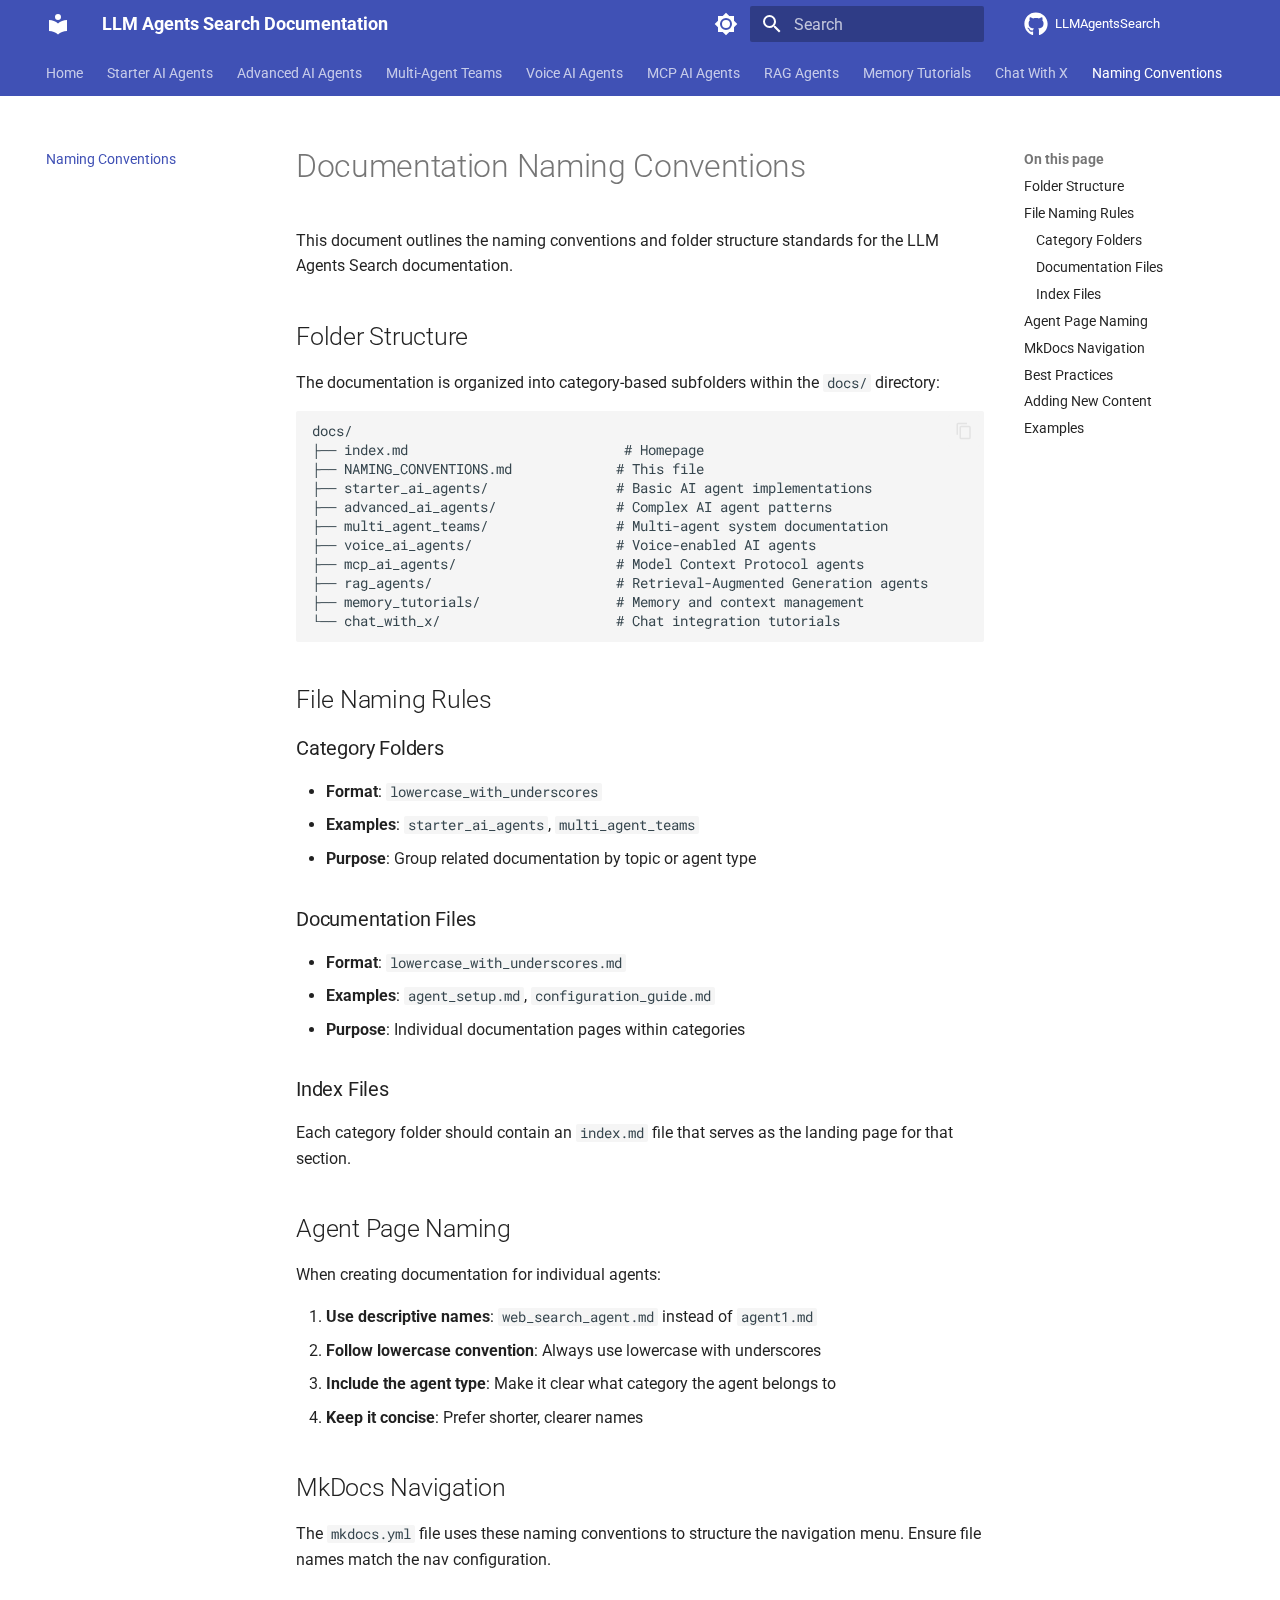
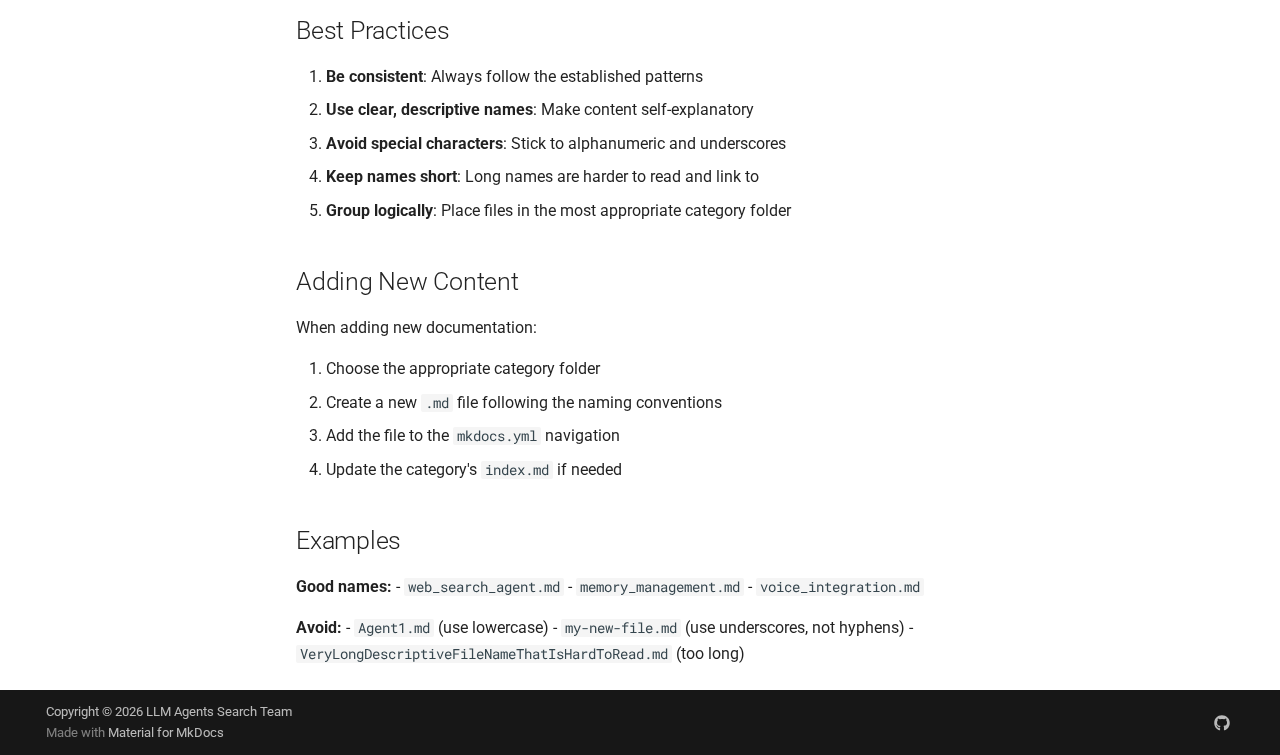
<file: site/NAMING_CONVENTIONS/index.html>
<!doctype html>
<html lang="en" class="no-js">
  <head>
    
      <meta charset="utf-8">
      <meta name="viewport" content="width=device-width,initial-scale=1">
      
        <meta name="description" content="Documentation site for LLM Agents Search project">
      
      
        <meta name="author" content="LLM Agents Search Team">
      
      
      
        <link rel="prev" href="../chat_with_x/">
      
      
      
        
      
      
      <link rel="icon" href="../assets/images/favicon.png">
      <meta name="generator" content="mkdocs-1.6.1, mkdocs-material-9.7.1">
    
    
      
        <title>Naming Conventions - LLM Agents Search Documentation</title>
      
    
    
      <link rel="stylesheet" href="../assets/stylesheets/main.484c7ddc.min.css">
      
        
        <link rel="stylesheet" href="../assets/stylesheets/palette.ab4e12ef.min.css">
      
      


    
    
      
    
    
      
        
        
        <link rel="preconnect" href="https://fonts.gstatic.com" crossorigin>
        <link rel="stylesheet" href="https://fonts.googleapis.com/css?family=Roboto:300,300i,400,400i,700,700i%7CRoboto+Mono:400,400i,700,700i&display=fallback">
        <style>:root{--md-text-font:"Roboto";--md-code-font:"Roboto Mono"}</style>
      
    
    
      <link rel="stylesheet" href="../stylesheets/extra.css">
    
    <script>__md_scope=new URL("..",location),__md_hash=e=>[...e].reduce(((e,_)=>(e<<5)-e+_.charCodeAt(0)),0),__md_get=(e,_=localStorage,t=__md_scope)=>JSON.parse(_.getItem(t.pathname+"."+e)),__md_set=(e,_,t=localStorage,a=__md_scope)=>{try{t.setItem(a.pathname+"."+e,JSON.stringify(_))}catch(e){}}</script>
    
      

    
    
  </head>
  
  
    
    
      
    
    
    
    
    <body dir="ltr" data-md-color-scheme="default" data-md-color-primary="indigo" data-md-color-accent="indigo">
  
    
    <input class="md-toggle" data-md-toggle="drawer" type="checkbox" id="__drawer" autocomplete="off">
    <input class="md-toggle" data-md-toggle="search" type="checkbox" id="__search" autocomplete="off">
    <label class="md-overlay" for="__drawer"></label>
    <div data-md-component="skip">
      
        
        <a href="#documentation-naming-conventions" class="md-skip">
          Skip to content
        </a>
      
    </div>
    <div data-md-component="announce">
      
    </div>
    
    
      

<header class="md-header" data-md-component="header">
  <nav class="md-header__inner md-grid" aria-label="Header">
    <a href=".." title="LLM Agents Search Documentation" class="md-header__button md-logo" aria-label="LLM Agents Search Documentation" data-md-component="logo">
      
  
  <svg xmlns="http://www.w3.org/2000/svg" viewBox="0 0 24 24"><path d="M12 8a3 3 0 0 0 3-3 3 3 0 0 0-3-3 3 3 0 0 0-3 3 3 3 0 0 0 3 3m0 3.54C9.64 9.35 6.5 8 3 8v11c3.5 0 6.64 1.35 9 3.54 2.36-2.19 5.5-3.54 9-3.54V8c-3.5 0-6.64 1.35-9 3.54"/></svg>

    </a>
    <label class="md-header__button md-icon" for="__drawer">
      
      <svg xmlns="http://www.w3.org/2000/svg" viewBox="0 0 24 24"><path d="M3 6h18v2H3zm0 5h18v2H3zm0 5h18v2H3z"/></svg>
    </label>
    <div class="md-header__title" data-md-component="header-title">
      <div class="md-header__ellipsis">
        <div class="md-header__topic">
          <span class="md-ellipsis">
            LLM Agents Search Documentation
          </span>
        </div>
        <div class="md-header__topic" data-md-component="header-topic">
          <span class="md-ellipsis">
            
              Naming Conventions
            
          </span>
        </div>
      </div>
    </div>
    
      
        <form class="md-header__option" data-md-component="palette">
  
    
    
    
    <input class="md-option" data-md-color-media="" data-md-color-scheme="default" data-md-color-primary="indigo" data-md-color-accent="indigo"  aria-label="Switch to dark mode"  type="radio" name="__palette" id="__palette_0">
    
      <label class="md-header__button md-icon" title="Switch to dark mode" for="__palette_1" hidden>
        <svg xmlns="http://www.w3.org/2000/svg" viewBox="0 0 24 24"><path d="M12 8a4 4 0 0 0-4 4 4 4 0 0 0 4 4 4 4 0 0 0 4-4 4 4 0 0 0-4-4m0 10a6 6 0 0 1-6-6 6 6 0 0 1 6-6 6 6 0 0 1 6 6 6 6 0 0 1-6 6m8-9.31V4h-4.69L12 .69 8.69 4H4v4.69L.69 12 4 15.31V20h4.69L12 23.31 15.31 20H20v-4.69L23.31 12z"/></svg>
      </label>
    
  
    
    
    
    <input class="md-option" data-md-color-media="" data-md-color-scheme="slate" data-md-color-primary="indigo" data-md-color-accent="indigo"  aria-label="Switch to light mode"  type="radio" name="__palette" id="__palette_1">
    
      <label class="md-header__button md-icon" title="Switch to light mode" for="__palette_0" hidden>
        <svg xmlns="http://www.w3.org/2000/svg" viewBox="0 0 24 24"><path d="M12 18c-.89 0-1.74-.2-2.5-.55C11.56 16.5 13 14.42 13 12s-1.44-4.5-3.5-5.45C10.26 6.2 11.11 6 12 6a6 6 0 0 1 6 6 6 6 0 0 1-6 6m8-9.31V4h-4.69L12 .69 8.69 4H4v4.69L.69 12 4 15.31V20h4.69L12 23.31 15.31 20H20v-4.69L23.31 12z"/></svg>
      </label>
    
  
</form>
      
    
    
      <script>var palette=__md_get("__palette");if(palette&&palette.color){if("(prefers-color-scheme)"===palette.color.media){var media=matchMedia("(prefers-color-scheme: light)"),input=document.querySelector(media.matches?"[data-md-color-media='(prefers-color-scheme: light)']":"[data-md-color-media='(prefers-color-scheme: dark)']");palette.color.media=input.getAttribute("data-md-color-media"),palette.color.scheme=input.getAttribute("data-md-color-scheme"),palette.color.primary=input.getAttribute("data-md-color-primary"),palette.color.accent=input.getAttribute("data-md-color-accent")}for(var[key,value]of Object.entries(palette.color))document.body.setAttribute("data-md-color-"+key,value)}</script>
    
    
    
      
      
        <label class="md-header__button md-icon" for="__search">
          
          <svg xmlns="http://www.w3.org/2000/svg" viewBox="0 0 24 24"><path d="M9.5 3A6.5 6.5 0 0 1 16 9.5c0 1.61-.59 3.09-1.56 4.23l.27.27h.79l5 5-1.5 1.5-5-5v-.79l-.27-.27A6.52 6.52 0 0 1 9.5 16 6.5 6.5 0 0 1 3 9.5 6.5 6.5 0 0 1 9.5 3m0 2C7 5 5 7 5 9.5S7 14 9.5 14 14 12 14 9.5 12 5 9.5 5"/></svg>
        </label>
        <div class="md-search" data-md-component="search" role="dialog">
  <label class="md-search__overlay" for="__search"></label>
  <div class="md-search__inner" role="search">
    <form class="md-search__form" name="search">
      <input type="text" class="md-search__input" name="query" aria-label="Search" placeholder="Search" autocapitalize="off" autocorrect="off" autocomplete="off" spellcheck="false" data-md-component="search-query" required>
      <label class="md-search__icon md-icon" for="__search">
        
        <svg xmlns="http://www.w3.org/2000/svg" viewBox="0 0 24 24"><path d="M9.5 3A6.5 6.5 0 0 1 16 9.5c0 1.61-.59 3.09-1.56 4.23l.27.27h.79l5 5-1.5 1.5-5-5v-.79l-.27-.27A6.52 6.52 0 0 1 9.5 16 6.5 6.5 0 0 1 3 9.5 6.5 6.5 0 0 1 9.5 3m0 2C7 5 5 7 5 9.5S7 14 9.5 14 14 12 14 9.5 12 5 9.5 5"/></svg>
        
        <svg xmlns="http://www.w3.org/2000/svg" viewBox="0 0 24 24"><path d="M20 11v2H8l5.5 5.5-1.42 1.42L4.16 12l7.92-7.92L13.5 5.5 8 11z"/></svg>
      </label>
      <nav class="md-search__options" aria-label="Search">
        
          <a href="javascript:void(0)" class="md-search__icon md-icon" title="Share" aria-label="Share" data-clipboard data-clipboard-text="" data-md-component="search-share" tabindex="-1">
            
            <svg xmlns="http://www.w3.org/2000/svg" viewBox="0 0 24 24"><path d="M18 16.08c-.76 0-1.44.3-1.96.77L8.91 12.7c.05-.23.09-.46.09-.7s-.04-.47-.09-.7l7.05-4.11c.54.5 1.25.81 2.04.81a3 3 0 0 0 3-3 3 3 0 0 0-3-3 3 3 0 0 0-3 3c0 .24.04.47.09.7L8.04 9.81C7.5 9.31 6.79 9 6 9a3 3 0 0 0-3 3 3 3 0 0 0 3 3c.79 0 1.5-.31 2.04-.81l7.12 4.15c-.05.21-.08.43-.08.66 0 1.61 1.31 2.91 2.92 2.91s2.92-1.3 2.92-2.91A2.92 2.92 0 0 0 18 16.08"/></svg>
          </a>
        
        <button type="reset" class="md-search__icon md-icon" title="Clear" aria-label="Clear" tabindex="-1">
          
          <svg xmlns="http://www.w3.org/2000/svg" viewBox="0 0 24 24"><path d="M19 6.41 17.59 5 12 10.59 6.41 5 5 6.41 10.59 12 5 17.59 6.41 19 12 13.41 17.59 19 19 17.59 13.41 12z"/></svg>
        </button>
      </nav>
      
        <div class="md-search__suggest" data-md-component="search-suggest"></div>
      
    </form>
    <div class="md-search__output">
      <div class="md-search__scrollwrap" tabindex="0" data-md-scrollfix>
        <div class="md-search-result" data-md-component="search-result">
          <div class="md-search-result__meta">
            Initializing search
          </div>
          <ol class="md-search-result__list" role="presentation"></ol>
        </div>
      </div>
    </div>
  </div>
</div>
      
    
    
      <div class="md-header__source">
        <a href="https://github.com/yourusername/LLMAgentsSearch" title="Go to repository" class="md-source" data-md-component="source">
  <div class="md-source__icon md-icon">
    
    <svg xmlns="http://www.w3.org/2000/svg" viewBox="0 0 512 512"><!--! Font Awesome Free 7.1.0 by @fontawesome - https://fontawesome.com License - https://fontawesome.com/license/free (Icons: CC BY 4.0, Fonts: SIL OFL 1.1, Code: MIT License) Copyright 2025 Fonticons, Inc.--><path d="M173.9 397.4c0 2-2.3 3.6-5.2 3.6-3.3.3-5.6-1.3-5.6-3.6 0-2 2.3-3.6 5.2-3.6 3-.3 5.6 1.3 5.6 3.6m-31.1-4.5c-.7 2 1.3 4.3 4.3 4.9 2.6 1 5.6 0 6.2-2s-1.3-4.3-4.3-5.2c-2.6-.7-5.5.3-6.2 2.3m44.2-1.7c-2.9.7-4.9 2.6-4.6 4.9.3 2 2.9 3.3 5.9 2.6 2.9-.7 4.9-2.6 4.6-4.6-.3-1.9-3-3.2-5.9-2.9M252.8 8C114.1 8 8 113.3 8 252c0 110.9 69.8 205.8 169.5 239.2 12.8 2.3 17.3-5.6 17.3-12.1 0-6.2-.3-40.4-.3-61.4 0 0-70 15-84.7-29.8 0 0-11.4-29.1-27.8-36.6 0 0-22.9-15.7 1.6-15.4 0 0 24.9 2 38.6 25.8 21.9 38.6 58.6 27.5 72.9 20.9 2.3-16 8.8-27.1 16-33.7-55.9-6.2-112.3-14.3-112.3-110.5 0-27.5 7.6-41.3 23.6-58.9-2.6-6.5-11.1-33.3 2.6-67.9 20.9-6.5 69 27 69 27 20-5.6 41.5-8.5 62.8-8.5s42.8 2.9 62.8 8.5c0 0 48.1-33.6 69-27 13.7 34.7 5.2 61.4 2.6 67.9 16 17.7 25.8 31.5 25.8 58.9 0 96.5-58.9 104.2-114.8 110.5 9.2 7.9 17 22.9 17 46.4 0 33.7-.3 75.4-.3 83.6 0 6.5 4.6 14.4 17.3 12.1C436.2 457.8 504 362.9 504 252 504 113.3 391.5 8 252.8 8M105.2 352.9c-1.3 1-1 3.3.7 5.2 1.6 1.6 3.9 2.3 5.2 1 1.3-1 1-3.3-.7-5.2-1.6-1.6-3.9-2.3-5.2-1m-10.8-8.1c-.7 1.3.3 2.9 2.3 3.9 1.6 1 3.6.7 4.3-.7.7-1.3-.3-2.9-2.3-3.9-2-.6-3.6-.3-4.3.7m32.4 35.6c-1.6 1.3-1 4.3 1.3 6.2 2.3 2.3 5.2 2.6 6.5 1 1.3-1.3.7-4.3-1.3-6.2-2.2-2.3-5.2-2.6-6.5-1m-11.4-14.7c-1.6 1-1.6 3.6 0 5.9s4.3 3.3 5.6 2.3c1.6-1.3 1.6-3.9 0-6.2-1.4-2.3-4-3.3-5.6-2"/></svg>
  </div>
  <div class="md-source__repository">
    LLMAgentsSearch
  </div>
</a>
      </div>
    
  </nav>
  
</header>
    
    <div class="md-container" data-md-component="container">
      
      
        
          
            
<nav class="md-tabs" aria-label="Tabs" data-md-component="tabs">
  <div class="md-grid">
    <ul class="md-tabs__list">
      
        
  
  
  
  
    <li class="md-tabs__item">
      <a href=".." class="md-tabs__link">
        
  
  
    
  
  Home

      </a>
    </li>
  

      
        
  
  
  
  
    <li class="md-tabs__item">
      <a href="../starter_ai_agents/" class="md-tabs__link">
        
  
  
    
  
  Starter AI Agents

      </a>
    </li>
  

      
        
  
  
  
  
    <li class="md-tabs__item">
      <a href="../advanced_ai_agents/" class="md-tabs__link">
        
  
  
    
  
  Advanced AI Agents

      </a>
    </li>
  

      
        
  
  
  
  
    <li class="md-tabs__item">
      <a href="../multi_agent_teams/" class="md-tabs__link">
        
  
  
    
  
  Multi-Agent Teams

      </a>
    </li>
  

      
        
  
  
  
  
    <li class="md-tabs__item">
      <a href="../voice_ai_agents/" class="md-tabs__link">
        
  
  
    
  
  Voice AI Agents

      </a>
    </li>
  

      
        
  
  
  
  
    <li class="md-tabs__item">
      <a href="../mcp_ai_agents/" class="md-tabs__link">
        
  
  
    
  
  MCP AI Agents

      </a>
    </li>
  

      
        
  
  
  
  
    <li class="md-tabs__item">
      <a href="../rag_agents/" class="md-tabs__link">
        
  
  
    
  
  RAG Agents

      </a>
    </li>
  

      
        
  
  
  
  
    <li class="md-tabs__item">
      <a href="../memory_tutorials/" class="md-tabs__link">
        
  
  
    
  
  Memory Tutorials

      </a>
    </li>
  

      
        
  
  
  
  
    <li class="md-tabs__item">
      <a href="../chat_with_x/" class="md-tabs__link">
        
  
  
    
  
  Chat With X

      </a>
    </li>
  

      
        
  
  
  
    
  
  
    <li class="md-tabs__item md-tabs__item--active">
      <a href="./" class="md-tabs__link">
        
  
  
    
  
  Naming Conventions

      </a>
    </li>
  

      
    </ul>
  </div>
</nav>
          
        
      
      <main class="md-main" data-md-component="main">
        <div class="md-main__inner md-grid">
          
            
              
              <div class="md-sidebar md-sidebar--primary" data-md-component="sidebar" data-md-type="navigation" >
                <div class="md-sidebar__scrollwrap">
                  <div class="md-sidebar__inner">
                    


  


<nav class="md-nav md-nav--primary md-nav--lifted" aria-label="Navigation" data-md-level="0">
  <label class="md-nav__title" for="__drawer">
    <a href=".." title="LLM Agents Search Documentation" class="md-nav__button md-logo" aria-label="LLM Agents Search Documentation" data-md-component="logo">
      
  
  <svg xmlns="http://www.w3.org/2000/svg" viewBox="0 0 24 24"><path d="M12 8a3 3 0 0 0 3-3 3 3 0 0 0-3-3 3 3 0 0 0-3 3 3 3 0 0 0 3 3m0 3.54C9.64 9.35 6.5 8 3 8v11c3.5 0 6.64 1.35 9 3.54 2.36-2.19 5.5-3.54 9-3.54V8c-3.5 0-6.64 1.35-9 3.54"/></svg>

    </a>
    LLM Agents Search Documentation
  </label>
  
    <div class="md-nav__source">
      <a href="https://github.com/yourusername/LLMAgentsSearch" title="Go to repository" class="md-source" data-md-component="source">
  <div class="md-source__icon md-icon">
    
    <svg xmlns="http://www.w3.org/2000/svg" viewBox="0 0 512 512"><!--! Font Awesome Free 7.1.0 by @fontawesome - https://fontawesome.com License - https://fontawesome.com/license/free (Icons: CC BY 4.0, Fonts: SIL OFL 1.1, Code: MIT License) Copyright 2025 Fonticons, Inc.--><path d="M173.9 397.4c0 2-2.3 3.6-5.2 3.6-3.3.3-5.6-1.3-5.6-3.6 0-2 2.3-3.6 5.2-3.6 3-.3 5.6 1.3 5.6 3.6m-31.1-4.5c-.7 2 1.3 4.3 4.3 4.9 2.6 1 5.6 0 6.2-2s-1.3-4.3-4.3-5.2c-2.6-.7-5.5.3-6.2 2.3m44.2-1.7c-2.9.7-4.9 2.6-4.6 4.9.3 2 2.9 3.3 5.9 2.6 2.9-.7 4.9-2.6 4.6-4.6-.3-1.9-3-3.2-5.9-2.9M252.8 8C114.1 8 8 113.3 8 252c0 110.9 69.8 205.8 169.5 239.2 12.8 2.3 17.3-5.6 17.3-12.1 0-6.2-.3-40.4-.3-61.4 0 0-70 15-84.7-29.8 0 0-11.4-29.1-27.8-36.6 0 0-22.9-15.7 1.6-15.4 0 0 24.9 2 38.6 25.8 21.9 38.6 58.6 27.5 72.9 20.9 2.3-16 8.8-27.1 16-33.7-55.9-6.2-112.3-14.3-112.3-110.5 0-27.5 7.6-41.3 23.6-58.9-2.6-6.5-11.1-33.3 2.6-67.9 20.9-6.5 69 27 69 27 20-5.6 41.5-8.5 62.8-8.5s42.8 2.9 62.8 8.5c0 0 48.1-33.6 69-27 13.7 34.7 5.2 61.4 2.6 67.9 16 17.7 25.8 31.5 25.8 58.9 0 96.5-58.9 104.2-114.8 110.5 9.2 7.9 17 22.9 17 46.4 0 33.7-.3 75.4-.3 83.6 0 6.5 4.6 14.4 17.3 12.1C436.2 457.8 504 362.9 504 252 504 113.3 391.5 8 252.8 8M105.2 352.9c-1.3 1-1 3.3.7 5.2 1.6 1.6 3.9 2.3 5.2 1 1.3-1 1-3.3-.7-5.2-1.6-1.6-3.9-2.3-5.2-1m-10.8-8.1c-.7 1.3.3 2.9 2.3 3.9 1.6 1 3.6.7 4.3-.7.7-1.3-.3-2.9-2.3-3.9-2-.6-3.6-.3-4.3.7m32.4 35.6c-1.6 1.3-1 4.3 1.3 6.2 2.3 2.3 5.2 2.6 6.5 1 1.3-1.3.7-4.3-1.3-6.2-2.2-2.3-5.2-2.6-6.5-1m-11.4-14.7c-1.6 1-1.6 3.6 0 5.9s4.3 3.3 5.6 2.3c1.6-1.3 1.6-3.9 0-6.2-1.4-2.3-4-3.3-5.6-2"/></svg>
  </div>
  <div class="md-source__repository">
    LLMAgentsSearch
  </div>
</a>
    </div>
  
  <ul class="md-nav__list" data-md-scrollfix>
    
      
      
  
  
  
  
    <li class="md-nav__item">
      <a href=".." class="md-nav__link">
        
  
  
  <span class="md-ellipsis">
    
  
    Home
  

    
  </span>
  
  

      </a>
    </li>
  

    
      
      
  
  
  
  
    <li class="md-nav__item">
      <a href="../starter_ai_agents/" class="md-nav__link">
        
  
  
  <span class="md-ellipsis">
    
  
    Starter AI Agents
  

    
  </span>
  
  

      </a>
    </li>
  

    
      
      
  
  
  
  
    <li class="md-nav__item">
      <a href="../advanced_ai_agents/" class="md-nav__link">
        
  
  
  <span class="md-ellipsis">
    
  
    Advanced AI Agents
  

    
  </span>
  
  

      </a>
    </li>
  

    
      
      
  
  
  
  
    <li class="md-nav__item">
      <a href="../multi_agent_teams/" class="md-nav__link">
        
  
  
  <span class="md-ellipsis">
    
  
    Multi-Agent Teams
  

    
  </span>
  
  

      </a>
    </li>
  

    
      
      
  
  
  
  
    <li class="md-nav__item">
      <a href="../voice_ai_agents/" class="md-nav__link">
        
  
  
  <span class="md-ellipsis">
    
  
    Voice AI Agents
  

    
  </span>
  
  

      </a>
    </li>
  

    
      
      
  
  
  
  
    <li class="md-nav__item">
      <a href="../mcp_ai_agents/" class="md-nav__link">
        
  
  
  <span class="md-ellipsis">
    
  
    MCP AI Agents
  

    
  </span>
  
  

      </a>
    </li>
  

    
      
      
  
  
  
  
    <li class="md-nav__item">
      <a href="../rag_agents/" class="md-nav__link">
        
  
  
  <span class="md-ellipsis">
    
  
    RAG Agents
  

    
  </span>
  
  

      </a>
    </li>
  

    
      
      
  
  
  
  
    <li class="md-nav__item">
      <a href="../memory_tutorials/" class="md-nav__link">
        
  
  
  <span class="md-ellipsis">
    
  
    Memory Tutorials
  

    
  </span>
  
  

      </a>
    </li>
  

    
      
      
  
  
  
  
    <li class="md-nav__item">
      <a href="../chat_with_x/" class="md-nav__link">
        
  
  
  <span class="md-ellipsis">
    
  
    Chat With X
  

    
  </span>
  
  

      </a>
    </li>
  

    
      
      
  
  
    
  
  
  
    <li class="md-nav__item md-nav__item--active">
      
      <input class="md-nav__toggle md-toggle" type="checkbox" id="__toc">
      
      
        
      
      
        <label class="md-nav__link md-nav__link--active" for="__toc">
          
  
  
  <span class="md-ellipsis">
    
  
    Naming Conventions
  

    
  </span>
  
  

          <span class="md-nav__icon md-icon"></span>
        </label>
      
      <a href="./" class="md-nav__link md-nav__link--active">
        
  
  
  <span class="md-ellipsis">
    
  
    Naming Conventions
  

    
  </span>
  
  

      </a>
      
        

  

<nav class="md-nav md-nav--secondary" aria-label="On this page">
  
  
  
    
  
  
    <label class="md-nav__title" for="__toc">
      <span class="md-nav__icon md-icon"></span>
      On this page
    </label>
    <ul class="md-nav__list" data-md-component="toc" data-md-scrollfix>
      
        <li class="md-nav__item">
  <a href="#folder-structure" class="md-nav__link">
    <span class="md-ellipsis">
      
        Folder Structure
      
    </span>
  </a>
  
</li>
      
        <li class="md-nav__item">
  <a href="#file-naming-rules" class="md-nav__link">
    <span class="md-ellipsis">
      
        File Naming Rules
      
    </span>
  </a>
  
    <nav class="md-nav" aria-label="File Naming Rules">
      <ul class="md-nav__list">
        
          <li class="md-nav__item">
  <a href="#category-folders" class="md-nav__link">
    <span class="md-ellipsis">
      
        Category Folders
      
    </span>
  </a>
  
</li>
        
          <li class="md-nav__item">
  <a href="#documentation-files" class="md-nav__link">
    <span class="md-ellipsis">
      
        Documentation Files
      
    </span>
  </a>
  
</li>
        
          <li class="md-nav__item">
  <a href="#index-files" class="md-nav__link">
    <span class="md-ellipsis">
      
        Index Files
      
    </span>
  </a>
  
</li>
        
      </ul>
    </nav>
  
</li>
      
        <li class="md-nav__item">
  <a href="#agent-page-naming" class="md-nav__link">
    <span class="md-ellipsis">
      
        Agent Page Naming
      
    </span>
  </a>
  
</li>
      
        <li class="md-nav__item">
  <a href="#mkdocs-navigation" class="md-nav__link">
    <span class="md-ellipsis">
      
        MkDocs Navigation
      
    </span>
  </a>
  
</li>
      
        <li class="md-nav__item">
  <a href="#best-practices" class="md-nav__link">
    <span class="md-ellipsis">
      
        Best Practices
      
    </span>
  </a>
  
</li>
      
        <li class="md-nav__item">
  <a href="#adding-new-content" class="md-nav__link">
    <span class="md-ellipsis">
      
        Adding New Content
      
    </span>
  </a>
  
</li>
      
        <li class="md-nav__item">
  <a href="#examples" class="md-nav__link">
    <span class="md-ellipsis">
      
        Examples
      
    </span>
  </a>
  
</li>
      
    </ul>
  
</nav>
      
    </li>
  

    
  </ul>
</nav>
                  </div>
                </div>
              </div>
            
            
              
              <div class="md-sidebar md-sidebar--secondary" data-md-component="sidebar" data-md-type="toc" >
                <div class="md-sidebar__scrollwrap">
                  <div class="md-sidebar__inner">
                    

  

<nav class="md-nav md-nav--secondary" aria-label="On this page">
  
  
  
    
  
  
    <label class="md-nav__title" for="__toc">
      <span class="md-nav__icon md-icon"></span>
      On this page
    </label>
    <ul class="md-nav__list" data-md-component="toc" data-md-scrollfix>
      
        <li class="md-nav__item">
  <a href="#folder-structure" class="md-nav__link">
    <span class="md-ellipsis">
      
        Folder Structure
      
    </span>
  </a>
  
</li>
      
        <li class="md-nav__item">
  <a href="#file-naming-rules" class="md-nav__link">
    <span class="md-ellipsis">
      
        File Naming Rules
      
    </span>
  </a>
  
    <nav class="md-nav" aria-label="File Naming Rules">
      <ul class="md-nav__list">
        
          <li class="md-nav__item">
  <a href="#category-folders" class="md-nav__link">
    <span class="md-ellipsis">
      
        Category Folders
      
    </span>
  </a>
  
</li>
        
          <li class="md-nav__item">
  <a href="#documentation-files" class="md-nav__link">
    <span class="md-ellipsis">
      
        Documentation Files
      
    </span>
  </a>
  
</li>
        
          <li class="md-nav__item">
  <a href="#index-files" class="md-nav__link">
    <span class="md-ellipsis">
      
        Index Files
      
    </span>
  </a>
  
</li>
        
      </ul>
    </nav>
  
</li>
      
        <li class="md-nav__item">
  <a href="#agent-page-naming" class="md-nav__link">
    <span class="md-ellipsis">
      
        Agent Page Naming
      
    </span>
  </a>
  
</li>
      
        <li class="md-nav__item">
  <a href="#mkdocs-navigation" class="md-nav__link">
    <span class="md-ellipsis">
      
        MkDocs Navigation
      
    </span>
  </a>
  
</li>
      
        <li class="md-nav__item">
  <a href="#best-practices" class="md-nav__link">
    <span class="md-ellipsis">
      
        Best Practices
      
    </span>
  </a>
  
</li>
      
        <li class="md-nav__item">
  <a href="#adding-new-content" class="md-nav__link">
    <span class="md-ellipsis">
      
        Adding New Content
      
    </span>
  </a>
  
</li>
      
        <li class="md-nav__item">
  <a href="#examples" class="md-nav__link">
    <span class="md-ellipsis">
      
        Examples
      
    </span>
  </a>
  
</li>
      
    </ul>
  
</nav>
                  </div>
                </div>
              </div>
            
          
          
            <div class="md-content" data-md-component="content">
              
                



  


              
              <article class="md-content__inner md-typeset">
                
                  


  
  


<h1 id="documentation-naming-conventions">Documentation Naming Conventions<a class="headerlink" href="#documentation-naming-conventions" title="Permanent link">&para;</a></h1>
<p>This document outlines the naming conventions and folder structure standards for the LLM Agents Search documentation.</p>
<h2 id="folder-structure">Folder Structure<a class="headerlink" href="#folder-structure" title="Permanent link">&para;</a></h2>
<p>The documentation is organized into category-based subfolders within the <code>docs/</code> directory:</p>
<div class="language-text highlight"><pre><span></span><code><span id="__span-0-1"><a id="__codelineno-0-1" name="__codelineno-0-1" href="#__codelineno-0-1"></a>docs/
</span><span id="__span-0-2"><a id="__codelineno-0-2" name="__codelineno-0-2" href="#__codelineno-0-2"></a>├── index.md                           # Homepage
</span><span id="__span-0-3"><a id="__codelineno-0-3" name="__codelineno-0-3" href="#__codelineno-0-3"></a>├── NAMING_CONVENTIONS.md             # This file
</span><span id="__span-0-4"><a id="__codelineno-0-4" name="__codelineno-0-4" href="#__codelineno-0-4"></a>├── starter_ai_agents/                # Basic AI agent implementations
</span><span id="__span-0-5"><a id="__codelineno-0-5" name="__codelineno-0-5" href="#__codelineno-0-5"></a>├── advanced_ai_agents/               # Complex AI agent patterns
</span><span id="__span-0-6"><a id="__codelineno-0-6" name="__codelineno-0-6" href="#__codelineno-0-6"></a>├── multi_agent_teams/                # Multi-agent system documentation
</span><span id="__span-0-7"><a id="__codelineno-0-7" name="__codelineno-0-7" href="#__codelineno-0-7"></a>├── voice_ai_agents/                  # Voice-enabled AI agents
</span><span id="__span-0-8"><a id="__codelineno-0-8" name="__codelineno-0-8" href="#__codelineno-0-8"></a>├── mcp_ai_agents/                    # Model Context Protocol agents
</span><span id="__span-0-9"><a id="__codelineno-0-9" name="__codelineno-0-9" href="#__codelineno-0-9"></a>├── rag_agents/                       # Retrieval-Augmented Generation agents
</span><span id="__span-0-10"><a id="__codelineno-0-10" name="__codelineno-0-10" href="#__codelineno-0-10"></a>├── memory_tutorials/                 # Memory and context management
</span><span id="__span-0-11"><a id="__codelineno-0-11" name="__codelineno-0-11" href="#__codelineno-0-11"></a>└── chat_with_x/                      # Chat integration tutorials
</span></code></pre></div>
<h2 id="file-naming-rules">File Naming Rules<a class="headerlink" href="#file-naming-rules" title="Permanent link">&para;</a></h2>
<h3 id="category-folders">Category Folders<a class="headerlink" href="#category-folders" title="Permanent link">&para;</a></h3>
<ul>
<li><strong>Format</strong>: <code>lowercase_with_underscores</code></li>
<li><strong>Examples</strong>: <code>starter_ai_agents</code>, <code>multi_agent_teams</code></li>
<li><strong>Purpose</strong>: Group related documentation by topic or agent type</li>
</ul>
<h3 id="documentation-files">Documentation Files<a class="headerlink" href="#documentation-files" title="Permanent link">&para;</a></h3>
<ul>
<li><strong>Format</strong>: <code>lowercase_with_underscores.md</code></li>
<li><strong>Examples</strong>: <code>agent_setup.md</code>, <code>configuration_guide.md</code></li>
<li><strong>Purpose</strong>: Individual documentation pages within categories</li>
</ul>
<h3 id="index-files">Index Files<a class="headerlink" href="#index-files" title="Permanent link">&para;</a></h3>
<p>Each category folder should contain an <code>index.md</code> file that serves as the landing page for that section.</p>
<h2 id="agent-page-naming">Agent Page Naming<a class="headerlink" href="#agent-page-naming" title="Permanent link">&para;</a></h2>
<p>When creating documentation for individual agents:</p>
<ol>
<li><strong>Use descriptive names</strong>: <code>web_search_agent.md</code> instead of <code>agent1.md</code></li>
<li><strong>Follow lowercase convention</strong>: Always use lowercase with underscores</li>
<li><strong>Include the agent type</strong>: Make it clear what category the agent belongs to</li>
<li><strong>Keep it concise</strong>: Prefer shorter, clearer names</li>
</ol>
<h2 id="mkdocs-navigation">MkDocs Navigation<a class="headerlink" href="#mkdocs-navigation" title="Permanent link">&para;</a></h2>
<p>The <code>mkdocs.yml</code> file uses these naming conventions to structure the navigation menu. Ensure file names match the nav configuration.</p>
<h2 id="best-practices">Best Practices<a class="headerlink" href="#best-practices" title="Permanent link">&para;</a></h2>
<ol>
<li><strong>Be consistent</strong>: Always follow the established patterns</li>
<li><strong>Use clear, descriptive names</strong>: Make content self-explanatory</li>
<li><strong>Avoid special characters</strong>: Stick to alphanumeric and underscores</li>
<li><strong>Keep names short</strong>: Long names are harder to read and link to</li>
<li><strong>Group logically</strong>: Place files in the most appropriate category folder</li>
</ol>
<h2 id="adding-new-content">Adding New Content<a class="headerlink" href="#adding-new-content" title="Permanent link">&para;</a></h2>
<p>When adding new documentation:</p>
<ol>
<li>Choose the appropriate category folder</li>
<li>Create a new <code>.md</code> file following the naming conventions</li>
<li>Add the file to the <code>mkdocs.yml</code> navigation</li>
<li>Update the category's <code>index.md</code> if needed</li>
</ol>
<h2 id="examples">Examples<a class="headerlink" href="#examples" title="Permanent link">&para;</a></h2>
<p><strong>Good names:</strong>
- <code>web_search_agent.md</code>
- <code>memory_management.md</code>
- <code>voice_integration.md</code></p>
<p><strong>Avoid:</strong>
- <code>Agent1.md</code> (use lowercase)
- <code>my-new-file.md</code> (use underscores, not hyphens)
- <code>VeryLongDescriptiveFileNameThatIsHardToRead.md</code> (too long)</p>












                
              </article>
            </div>
          
          
  <script>var tabs=__md_get("__tabs");if(Array.isArray(tabs))e:for(var set of document.querySelectorAll(".tabbed-set")){var labels=set.querySelector(".tabbed-labels");for(var tab of tabs)for(var label of labels.getElementsByTagName("label"))if(label.innerText.trim()===tab){var input=document.getElementById(label.htmlFor);input.checked=!0;continue e}}</script>

<script>var target=document.getElementById(location.hash.slice(1));target&&target.name&&(target.checked=target.name.startsWith("__tabbed_"))</script>
        </div>
        
          <button type="button" class="md-top md-icon" data-md-component="top" hidden>
  
  <svg xmlns="http://www.w3.org/2000/svg" viewBox="0 0 24 24"><path d="M13 20h-2V8l-5.5 5.5-1.42-1.42L12 4.16l7.92 7.92-1.42 1.42L13 8z"/></svg>
  Back to top
</button>
        
      </main>
      
        <footer class="md-footer">
  
  <div class="md-footer-meta md-typeset">
    <div class="md-footer-meta__inner md-grid">
      <div class="md-copyright">
  
    <div class="md-copyright__highlight">
      Copyright &copy; 2026 LLM Agents Search Team
    </div>
  
  
    Made with
    <a href="https://squidfunk.github.io/mkdocs-material/" target="_blank" rel="noopener">
      Material for MkDocs
    </a>
  
</div>
      
        
<div class="md-social">
  
    
    
    
    
    <a href="https://github.com/yourusername/LLMAgentsSearch" target="_blank" rel="noopener" title="GitHub" class="md-social__link">
      <svg xmlns="http://www.w3.org/2000/svg" viewBox="0 0 512 512"><!--! Font Awesome Free 7.1.0 by @fontawesome - https://fontawesome.com License - https://fontawesome.com/license/free (Icons: CC BY 4.0, Fonts: SIL OFL 1.1, Code: MIT License) Copyright 2025 Fonticons, Inc.--><path d="M173.9 397.4c0 2-2.3 3.6-5.2 3.6-3.3.3-5.6-1.3-5.6-3.6 0-2 2.3-3.6 5.2-3.6 3-.3 5.6 1.3 5.6 3.6m-31.1-4.5c-.7 2 1.3 4.3 4.3 4.9 2.6 1 5.6 0 6.2-2s-1.3-4.3-4.3-5.2c-2.6-.7-5.5.3-6.2 2.3m44.2-1.7c-2.9.7-4.9 2.6-4.6 4.9.3 2 2.9 3.3 5.9 2.6 2.9-.7 4.9-2.6 4.6-4.6-.3-1.9-3-3.2-5.9-2.9M252.8 8C114.1 8 8 113.3 8 252c0 110.9 69.8 205.8 169.5 239.2 12.8 2.3 17.3-5.6 17.3-12.1 0-6.2-.3-40.4-.3-61.4 0 0-70 15-84.7-29.8 0 0-11.4-29.1-27.8-36.6 0 0-22.9-15.7 1.6-15.4 0 0 24.9 2 38.6 25.8 21.9 38.6 58.6 27.5 72.9 20.9 2.3-16 8.8-27.1 16-33.7-55.9-6.2-112.3-14.3-112.3-110.5 0-27.5 7.6-41.3 23.6-58.9-2.6-6.5-11.1-33.3 2.6-67.9 20.9-6.5 69 27 69 27 20-5.6 41.5-8.5 62.8-8.5s42.8 2.9 62.8 8.5c0 0 48.1-33.6 69-27 13.7 34.7 5.2 61.4 2.6 67.9 16 17.7 25.8 31.5 25.8 58.9 0 96.5-58.9 104.2-114.8 110.5 9.2 7.9 17 22.9 17 46.4 0 33.7-.3 75.4-.3 83.6 0 6.5 4.6 14.4 17.3 12.1C436.2 457.8 504 362.9 504 252 504 113.3 391.5 8 252.8 8M105.2 352.9c-1.3 1-1 3.3.7 5.2 1.6 1.6 3.9 2.3 5.2 1 1.3-1 1-3.3-.7-5.2-1.6-1.6-3.9-2.3-5.2-1m-10.8-8.1c-.7 1.3.3 2.9 2.3 3.9 1.6 1 3.6.7 4.3-.7.7-1.3-.3-2.9-2.3-3.9-2-.6-3.6-.3-4.3.7m32.4 35.6c-1.6 1.3-1 4.3 1.3 6.2 2.3 2.3 5.2 2.6 6.5 1 1.3-1.3.7-4.3-1.3-6.2-2.2-2.3-5.2-2.6-6.5-1m-11.4-14.7c-1.6 1-1.6 3.6 0 5.9s4.3 3.3 5.6 2.3c1.6-1.3 1.6-3.9 0-6.2-1.4-2.3-4-3.3-5.6-2"/></svg>
    </a>
  
</div>
      
    </div>
  </div>
</footer>
      
    </div>
    <div class="md-dialog" data-md-component="dialog">
      <div class="md-dialog__inner md-typeset"></div>
    </div>
    
    
    
      
      
      <script id="__config" type="application/json">{"annotate": null, "base": "..", "features": ["navigation.instant", "navigation.tracking", "navigation.tabs", "navigation.sections", "navigation.expand", "navigation.path", "navigation.indexes", "navigation.top", "search.suggest", "search.highlight", "search.share", "toc.follow", "content.code.copy", "content.tabs.link"], "search": "../assets/javascripts/workers/search.2c215733.min.js", "tags": null, "translations": {"clipboard.copied": "Copied to clipboard", "clipboard.copy": "Copy to clipboard", "search.result.more.one": "1 more on this page", "search.result.more.other": "# more on this page", "search.result.none": "No matching documents", "search.result.one": "1 matching document", "search.result.other": "# matching documents", "search.result.placeholder": "Type to start searching", "search.result.term.missing": "Missing", "select.version": "Select version"}, "version": null}</script>
    
    
      <script src="../assets/javascripts/bundle.79ae519e.min.js"></script>
      
    
  </body>
</html>
</file>
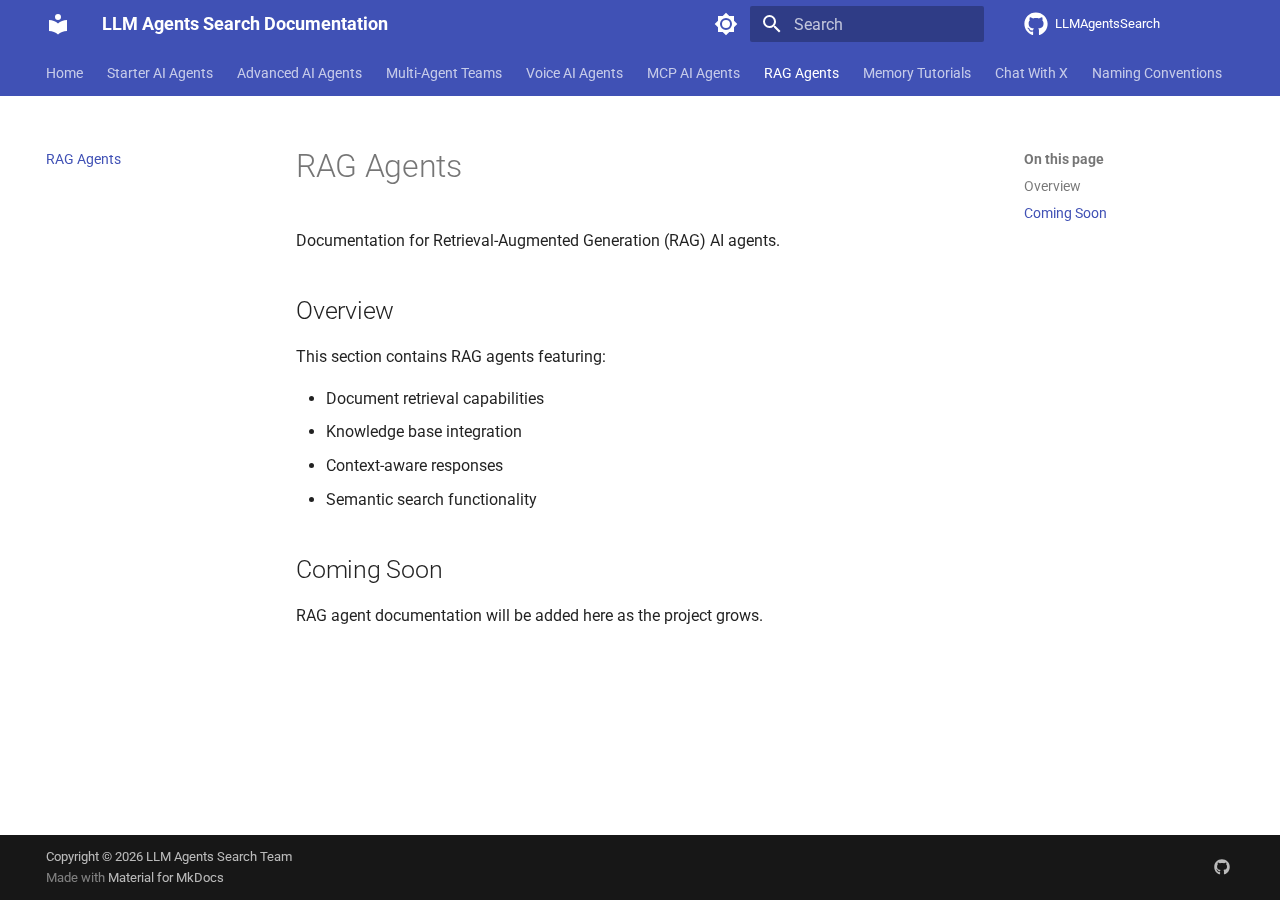
<file: site/rag_agents/index.html>
<!doctype html>
<html lang="en" class="no-js">
  <head>
    
      <meta charset="utf-8">
      <meta name="viewport" content="width=device-width,initial-scale=1">
      
        <meta name="description" content="Documentation site for LLM Agents Search project">
      
      
        <meta name="author" content="LLM Agents Search Team">
      
      
      
        <link rel="prev" href="../mcp_ai_agents/">
      
      
        <link rel="next" href="../memory_tutorials/">
      
      
        
      
      
      <link rel="icon" href="../assets/images/favicon.png">
      <meta name="generator" content="mkdocs-1.6.1, mkdocs-material-9.7.1">
    
    
      
        <title>RAG Agents - LLM Agents Search Documentation</title>
      
    
    
      <link rel="stylesheet" href="../assets/stylesheets/main.484c7ddc.min.css">
      
        
        <link rel="stylesheet" href="../assets/stylesheets/palette.ab4e12ef.min.css">
      
      


    
    
      
    
    
      
        
        
        <link rel="preconnect" href="https://fonts.gstatic.com" crossorigin>
        <link rel="stylesheet" href="https://fonts.googleapis.com/css?family=Roboto:300,300i,400,400i,700,700i%7CRoboto+Mono:400,400i,700,700i&display=fallback">
        <style>:root{--md-text-font:"Roboto";--md-code-font:"Roboto Mono"}</style>
      
    
    
      <link rel="stylesheet" href="../stylesheets/extra.css">
    
    <script>__md_scope=new URL("..",location),__md_hash=e=>[...e].reduce(((e,_)=>(e<<5)-e+_.charCodeAt(0)),0),__md_get=(e,_=localStorage,t=__md_scope)=>JSON.parse(_.getItem(t.pathname+"."+e)),__md_set=(e,_,t=localStorage,a=__md_scope)=>{try{t.setItem(a.pathname+"."+e,JSON.stringify(_))}catch(e){}}</script>
    
      

    
    
  </head>
  
  
    
    
      
    
    
    
    
    <body dir="ltr" data-md-color-scheme="default" data-md-color-primary="indigo" data-md-color-accent="indigo">
  
    
    <input class="md-toggle" data-md-toggle="drawer" type="checkbox" id="__drawer" autocomplete="off">
    <input class="md-toggle" data-md-toggle="search" type="checkbox" id="__search" autocomplete="off">
    <label class="md-overlay" for="__drawer"></label>
    <div data-md-component="skip">
      
        
        <a href="#rag-agents" class="md-skip">
          Skip to content
        </a>
      
    </div>
    <div data-md-component="announce">
      
    </div>
    
    
      

<header class="md-header" data-md-component="header">
  <nav class="md-header__inner md-grid" aria-label="Header">
    <a href=".." title="LLM Agents Search Documentation" class="md-header__button md-logo" aria-label="LLM Agents Search Documentation" data-md-component="logo">
      
  
  <svg xmlns="http://www.w3.org/2000/svg" viewBox="0 0 24 24"><path d="M12 8a3 3 0 0 0 3-3 3 3 0 0 0-3-3 3 3 0 0 0-3 3 3 3 0 0 0 3 3m0 3.54C9.64 9.35 6.5 8 3 8v11c3.5 0 6.64 1.35 9 3.54 2.36-2.19 5.5-3.54 9-3.54V8c-3.5 0-6.64 1.35-9 3.54"/></svg>

    </a>
    <label class="md-header__button md-icon" for="__drawer">
      
      <svg xmlns="http://www.w3.org/2000/svg" viewBox="0 0 24 24"><path d="M3 6h18v2H3zm0 5h18v2H3zm0 5h18v2H3z"/></svg>
    </label>
    <div class="md-header__title" data-md-component="header-title">
      <div class="md-header__ellipsis">
        <div class="md-header__topic">
          <span class="md-ellipsis">
            LLM Agents Search Documentation
          </span>
        </div>
        <div class="md-header__topic" data-md-component="header-topic">
          <span class="md-ellipsis">
            
              RAG Agents
            
          </span>
        </div>
      </div>
    </div>
    
      
        <form class="md-header__option" data-md-component="palette">
  
    
    
    
    <input class="md-option" data-md-color-media="" data-md-color-scheme="default" data-md-color-primary="indigo" data-md-color-accent="indigo"  aria-label="Switch to dark mode"  type="radio" name="__palette" id="__palette_0">
    
      <label class="md-header__button md-icon" title="Switch to dark mode" for="__palette_1" hidden>
        <svg xmlns="http://www.w3.org/2000/svg" viewBox="0 0 24 24"><path d="M12 8a4 4 0 0 0-4 4 4 4 0 0 0 4 4 4 4 0 0 0 4-4 4 4 0 0 0-4-4m0 10a6 6 0 0 1-6-6 6 6 0 0 1 6-6 6 6 0 0 1 6 6 6 6 0 0 1-6 6m8-9.31V4h-4.69L12 .69 8.69 4H4v4.69L.69 12 4 15.31V20h4.69L12 23.31 15.31 20H20v-4.69L23.31 12z"/></svg>
      </label>
    
  
    
    
    
    <input class="md-option" data-md-color-media="" data-md-color-scheme="slate" data-md-color-primary="indigo" data-md-color-accent="indigo"  aria-label="Switch to light mode"  type="radio" name="__palette" id="__palette_1">
    
      <label class="md-header__button md-icon" title="Switch to light mode" for="__palette_0" hidden>
        <svg xmlns="http://www.w3.org/2000/svg" viewBox="0 0 24 24"><path d="M12 18c-.89 0-1.74-.2-2.5-.55C11.56 16.5 13 14.42 13 12s-1.44-4.5-3.5-5.45C10.26 6.2 11.11 6 12 6a6 6 0 0 1 6 6 6 6 0 0 1-6 6m8-9.31V4h-4.69L12 .69 8.69 4H4v4.69L.69 12 4 15.31V20h4.69L12 23.31 15.31 20H20v-4.69L23.31 12z"/></svg>
      </label>
    
  
</form>
      
    
    
      <script>var palette=__md_get("__palette");if(palette&&palette.color){if("(prefers-color-scheme)"===palette.color.media){var media=matchMedia("(prefers-color-scheme: light)"),input=document.querySelector(media.matches?"[data-md-color-media='(prefers-color-scheme: light)']":"[data-md-color-media='(prefers-color-scheme: dark)']");palette.color.media=input.getAttribute("data-md-color-media"),palette.color.scheme=input.getAttribute("data-md-color-scheme"),palette.color.primary=input.getAttribute("data-md-color-primary"),palette.color.accent=input.getAttribute("data-md-color-accent")}for(var[key,value]of Object.entries(palette.color))document.body.setAttribute("data-md-color-"+key,value)}</script>
    
    
    
      
      
        <label class="md-header__button md-icon" for="__search">
          
          <svg xmlns="http://www.w3.org/2000/svg" viewBox="0 0 24 24"><path d="M9.5 3A6.5 6.5 0 0 1 16 9.5c0 1.61-.59 3.09-1.56 4.23l.27.27h.79l5 5-1.5 1.5-5-5v-.79l-.27-.27A6.52 6.52 0 0 1 9.5 16 6.5 6.5 0 0 1 3 9.5 6.5 6.5 0 0 1 9.5 3m0 2C7 5 5 7 5 9.5S7 14 9.5 14 14 12 14 9.5 12 5 9.5 5"/></svg>
        </label>
        <div class="md-search" data-md-component="search" role="dialog">
  <label class="md-search__overlay" for="__search"></label>
  <div class="md-search__inner" role="search">
    <form class="md-search__form" name="search">
      <input type="text" class="md-search__input" name="query" aria-label="Search" placeholder="Search" autocapitalize="off" autocorrect="off" autocomplete="off" spellcheck="false" data-md-component="search-query" required>
      <label class="md-search__icon md-icon" for="__search">
        
        <svg xmlns="http://www.w3.org/2000/svg" viewBox="0 0 24 24"><path d="M9.5 3A6.5 6.5 0 0 1 16 9.5c0 1.61-.59 3.09-1.56 4.23l.27.27h.79l5 5-1.5 1.5-5-5v-.79l-.27-.27A6.52 6.52 0 0 1 9.5 16 6.5 6.5 0 0 1 3 9.5 6.5 6.5 0 0 1 9.5 3m0 2C7 5 5 7 5 9.5S7 14 9.5 14 14 12 14 9.5 12 5 9.5 5"/></svg>
        
        <svg xmlns="http://www.w3.org/2000/svg" viewBox="0 0 24 24"><path d="M20 11v2H8l5.5 5.5-1.42 1.42L4.16 12l7.92-7.92L13.5 5.5 8 11z"/></svg>
      </label>
      <nav class="md-search__options" aria-label="Search">
        
          <a href="javascript:void(0)" class="md-search__icon md-icon" title="Share" aria-label="Share" data-clipboard data-clipboard-text="" data-md-component="search-share" tabindex="-1">
            
            <svg xmlns="http://www.w3.org/2000/svg" viewBox="0 0 24 24"><path d="M18 16.08c-.76 0-1.44.3-1.96.77L8.91 12.7c.05-.23.09-.46.09-.7s-.04-.47-.09-.7l7.05-4.11c.54.5 1.25.81 2.04.81a3 3 0 0 0 3-3 3 3 0 0 0-3-3 3 3 0 0 0-3 3c0 .24.04.47.09.7L8.04 9.81C7.5 9.31 6.79 9 6 9a3 3 0 0 0-3 3 3 3 0 0 0 3 3c.79 0 1.5-.31 2.04-.81l7.12 4.15c-.05.21-.08.43-.08.66 0 1.61 1.31 2.91 2.92 2.91s2.92-1.3 2.92-2.91A2.92 2.92 0 0 0 18 16.08"/></svg>
          </a>
        
        <button type="reset" class="md-search__icon md-icon" title="Clear" aria-label="Clear" tabindex="-1">
          
          <svg xmlns="http://www.w3.org/2000/svg" viewBox="0 0 24 24"><path d="M19 6.41 17.59 5 12 10.59 6.41 5 5 6.41 10.59 12 5 17.59 6.41 19 12 13.41 17.59 19 19 17.59 13.41 12z"/></svg>
        </button>
      </nav>
      
        <div class="md-search__suggest" data-md-component="search-suggest"></div>
      
    </form>
    <div class="md-search__output">
      <div class="md-search__scrollwrap" tabindex="0" data-md-scrollfix>
        <div class="md-search-result" data-md-component="search-result">
          <div class="md-search-result__meta">
            Initializing search
          </div>
          <ol class="md-search-result__list" role="presentation"></ol>
        </div>
      </div>
    </div>
  </div>
</div>
      
    
    
      <div class="md-header__source">
        <a href="https://github.com/yourusername/LLMAgentsSearch" title="Go to repository" class="md-source" data-md-component="source">
  <div class="md-source__icon md-icon">
    
    <svg xmlns="http://www.w3.org/2000/svg" viewBox="0 0 512 512"><!--! Font Awesome Free 7.1.0 by @fontawesome - https://fontawesome.com License - https://fontawesome.com/license/free (Icons: CC BY 4.0, Fonts: SIL OFL 1.1, Code: MIT License) Copyright 2025 Fonticons, Inc.--><path d="M173.9 397.4c0 2-2.3 3.6-5.2 3.6-3.3.3-5.6-1.3-5.6-3.6 0-2 2.3-3.6 5.2-3.6 3-.3 5.6 1.3 5.6 3.6m-31.1-4.5c-.7 2 1.3 4.3 4.3 4.9 2.6 1 5.6 0 6.2-2s-1.3-4.3-4.3-5.2c-2.6-.7-5.5.3-6.2 2.3m44.2-1.7c-2.9.7-4.9 2.6-4.6 4.9.3 2 2.9 3.3 5.9 2.6 2.9-.7 4.9-2.6 4.6-4.6-.3-1.9-3-3.2-5.9-2.9M252.8 8C114.1 8 8 113.3 8 252c0 110.9 69.8 205.8 169.5 239.2 12.8 2.3 17.3-5.6 17.3-12.1 0-6.2-.3-40.4-.3-61.4 0 0-70 15-84.7-29.8 0 0-11.4-29.1-27.8-36.6 0 0-22.9-15.7 1.6-15.4 0 0 24.9 2 38.6 25.8 21.9 38.6 58.6 27.5 72.9 20.9 2.3-16 8.8-27.1 16-33.7-55.9-6.2-112.3-14.3-112.3-110.5 0-27.5 7.6-41.3 23.6-58.9-2.6-6.5-11.1-33.3 2.6-67.9 20.9-6.5 69 27 69 27 20-5.6 41.5-8.5 62.8-8.5s42.8 2.9 62.8 8.5c0 0 48.1-33.6 69-27 13.7 34.7 5.2 61.4 2.6 67.9 16 17.7 25.8 31.5 25.8 58.9 0 96.5-58.9 104.2-114.8 110.5 9.2 7.9 17 22.9 17 46.4 0 33.7-.3 75.4-.3 83.6 0 6.5 4.6 14.4 17.3 12.1C436.2 457.8 504 362.9 504 252 504 113.3 391.5 8 252.8 8M105.2 352.9c-1.3 1-1 3.3.7 5.2 1.6 1.6 3.9 2.3 5.2 1 1.3-1 1-3.3-.7-5.2-1.6-1.6-3.9-2.3-5.2-1m-10.8-8.1c-.7 1.3.3 2.9 2.3 3.9 1.6 1 3.6.7 4.3-.7.7-1.3-.3-2.9-2.3-3.9-2-.6-3.6-.3-4.3.7m32.4 35.6c-1.6 1.3-1 4.3 1.3 6.2 2.3 2.3 5.2 2.6 6.5 1 1.3-1.3.7-4.3-1.3-6.2-2.2-2.3-5.2-2.6-6.5-1m-11.4-14.7c-1.6 1-1.6 3.6 0 5.9s4.3 3.3 5.6 2.3c1.6-1.3 1.6-3.9 0-6.2-1.4-2.3-4-3.3-5.6-2"/></svg>
  </div>
  <div class="md-source__repository">
    LLMAgentsSearch
  </div>
</a>
      </div>
    
  </nav>
  
</header>
    
    <div class="md-container" data-md-component="container">
      
      
        
          
            
<nav class="md-tabs" aria-label="Tabs" data-md-component="tabs">
  <div class="md-grid">
    <ul class="md-tabs__list">
      
        
  
  
  
  
    <li class="md-tabs__item">
      <a href=".." class="md-tabs__link">
        
  
  
    
  
  Home

      </a>
    </li>
  

      
        
  
  
  
  
    <li class="md-tabs__item">
      <a href="../starter_ai_agents/" class="md-tabs__link">
        
  
  
    
  
  Starter AI Agents

      </a>
    </li>
  

      
        
  
  
  
  
    <li class="md-tabs__item">
      <a href="../advanced_ai_agents/" class="md-tabs__link">
        
  
  
    
  
  Advanced AI Agents

      </a>
    </li>
  

      
        
  
  
  
  
    <li class="md-tabs__item">
      <a href="../multi_agent_teams/" class="md-tabs__link">
        
  
  
    
  
  Multi-Agent Teams

      </a>
    </li>
  

      
        
  
  
  
  
    <li class="md-tabs__item">
      <a href="../voice_ai_agents/" class="md-tabs__link">
        
  
  
    
  
  Voice AI Agents

      </a>
    </li>
  

      
        
  
  
  
  
    <li class="md-tabs__item">
      <a href="../mcp_ai_agents/" class="md-tabs__link">
        
  
  
    
  
  MCP AI Agents

      </a>
    </li>
  

      
        
  
  
  
    
  
  
    <li class="md-tabs__item md-tabs__item--active">
      <a href="./" class="md-tabs__link">
        
  
  
    
  
  RAG Agents

      </a>
    </li>
  

      
        
  
  
  
  
    <li class="md-tabs__item">
      <a href="../memory_tutorials/" class="md-tabs__link">
        
  
  
    
  
  Memory Tutorials

      </a>
    </li>
  

      
        
  
  
  
  
    <li class="md-tabs__item">
      <a href="../chat_with_x/" class="md-tabs__link">
        
  
  
    
  
  Chat With X

      </a>
    </li>
  

      
        
  
  
  
  
    <li class="md-tabs__item">
      <a href="../NAMING_CONVENTIONS/" class="md-tabs__link">
        
  
  
    
  
  Naming Conventions

      </a>
    </li>
  

      
    </ul>
  </div>
</nav>
          
        
      
      <main class="md-main" data-md-component="main">
        <div class="md-main__inner md-grid">
          
            
              
              <div class="md-sidebar md-sidebar--primary" data-md-component="sidebar" data-md-type="navigation" >
                <div class="md-sidebar__scrollwrap">
                  <div class="md-sidebar__inner">
                    


  


<nav class="md-nav md-nav--primary md-nav--lifted" aria-label="Navigation" data-md-level="0">
  <label class="md-nav__title" for="__drawer">
    <a href=".." title="LLM Agents Search Documentation" class="md-nav__button md-logo" aria-label="LLM Agents Search Documentation" data-md-component="logo">
      
  
  <svg xmlns="http://www.w3.org/2000/svg" viewBox="0 0 24 24"><path d="M12 8a3 3 0 0 0 3-3 3 3 0 0 0-3-3 3 3 0 0 0-3 3 3 3 0 0 0 3 3m0 3.54C9.64 9.35 6.5 8 3 8v11c3.5 0 6.64 1.35 9 3.54 2.36-2.19 5.5-3.54 9-3.54V8c-3.5 0-6.64 1.35-9 3.54"/></svg>

    </a>
    LLM Agents Search Documentation
  </label>
  
    <div class="md-nav__source">
      <a href="https://github.com/yourusername/LLMAgentsSearch" title="Go to repository" class="md-source" data-md-component="source">
  <div class="md-source__icon md-icon">
    
    <svg xmlns="http://www.w3.org/2000/svg" viewBox="0 0 512 512"><!--! Font Awesome Free 7.1.0 by @fontawesome - https://fontawesome.com License - https://fontawesome.com/license/free (Icons: CC BY 4.0, Fonts: SIL OFL 1.1, Code: MIT License) Copyright 2025 Fonticons, Inc.--><path d="M173.9 397.4c0 2-2.3 3.6-5.2 3.6-3.3.3-5.6-1.3-5.6-3.6 0-2 2.3-3.6 5.2-3.6 3-.3 5.6 1.3 5.6 3.6m-31.1-4.5c-.7 2 1.3 4.3 4.3 4.9 2.6 1 5.6 0 6.2-2s-1.3-4.3-4.3-5.2c-2.6-.7-5.5.3-6.2 2.3m44.2-1.7c-2.9.7-4.9 2.6-4.6 4.9.3 2 2.9 3.3 5.9 2.6 2.9-.7 4.9-2.6 4.6-4.6-.3-1.9-3-3.2-5.9-2.9M252.8 8C114.1 8 8 113.3 8 252c0 110.9 69.8 205.8 169.5 239.2 12.8 2.3 17.3-5.6 17.3-12.1 0-6.2-.3-40.4-.3-61.4 0 0-70 15-84.7-29.8 0 0-11.4-29.1-27.8-36.6 0 0-22.9-15.7 1.6-15.4 0 0 24.9 2 38.6 25.8 21.9 38.6 58.6 27.5 72.9 20.9 2.3-16 8.8-27.1 16-33.7-55.9-6.2-112.3-14.3-112.3-110.5 0-27.5 7.6-41.3 23.6-58.9-2.6-6.5-11.1-33.3 2.6-67.9 20.9-6.5 69 27 69 27 20-5.6 41.5-8.5 62.8-8.5s42.8 2.9 62.8 8.5c0 0 48.1-33.6 69-27 13.7 34.7 5.2 61.4 2.6 67.9 16 17.7 25.8 31.5 25.8 58.9 0 96.5-58.9 104.2-114.8 110.5 9.2 7.9 17 22.9 17 46.4 0 33.7-.3 75.4-.3 83.6 0 6.5 4.6 14.4 17.3 12.1C436.2 457.8 504 362.9 504 252 504 113.3 391.5 8 252.8 8M105.2 352.9c-1.3 1-1 3.3.7 5.2 1.6 1.6 3.9 2.3 5.2 1 1.3-1 1-3.3-.7-5.2-1.6-1.6-3.9-2.3-5.2-1m-10.8-8.1c-.7 1.3.3 2.9 2.3 3.9 1.6 1 3.6.7 4.3-.7.7-1.3-.3-2.9-2.3-3.9-2-.6-3.6-.3-4.3.7m32.4 35.6c-1.6 1.3-1 4.3 1.3 6.2 2.3 2.3 5.2 2.6 6.5 1 1.3-1.3.7-4.3-1.3-6.2-2.2-2.3-5.2-2.6-6.5-1m-11.4-14.7c-1.6 1-1.6 3.6 0 5.9s4.3 3.3 5.6 2.3c1.6-1.3 1.6-3.9 0-6.2-1.4-2.3-4-3.3-5.6-2"/></svg>
  </div>
  <div class="md-source__repository">
    LLMAgentsSearch
  </div>
</a>
    </div>
  
  <ul class="md-nav__list" data-md-scrollfix>
    
      
      
  
  
  
  
    <li class="md-nav__item">
      <a href=".." class="md-nav__link">
        
  
  
  <span class="md-ellipsis">
    
  
    Home
  

    
  </span>
  
  

      </a>
    </li>
  

    
      
      
  
  
  
  
    <li class="md-nav__item">
      <a href="../starter_ai_agents/" class="md-nav__link">
        
  
  
  <span class="md-ellipsis">
    
  
    Starter AI Agents
  

    
  </span>
  
  

      </a>
    </li>
  

    
      
      
  
  
  
  
    <li class="md-nav__item">
      <a href="../advanced_ai_agents/" class="md-nav__link">
        
  
  
  <span class="md-ellipsis">
    
  
    Advanced AI Agents
  

    
  </span>
  
  

      </a>
    </li>
  

    
      
      
  
  
  
  
    <li class="md-nav__item">
      <a href="../multi_agent_teams/" class="md-nav__link">
        
  
  
  <span class="md-ellipsis">
    
  
    Multi-Agent Teams
  

    
  </span>
  
  

      </a>
    </li>
  

    
      
      
  
  
  
  
    <li class="md-nav__item">
      <a href="../voice_ai_agents/" class="md-nav__link">
        
  
  
  <span class="md-ellipsis">
    
  
    Voice AI Agents
  

    
  </span>
  
  

      </a>
    </li>
  

    
      
      
  
  
  
  
    <li class="md-nav__item">
      <a href="../mcp_ai_agents/" class="md-nav__link">
        
  
  
  <span class="md-ellipsis">
    
  
    MCP AI Agents
  

    
  </span>
  
  

      </a>
    </li>
  

    
      
      
  
  
    
  
  
  
    <li class="md-nav__item md-nav__item--active">
      
      <input class="md-nav__toggle md-toggle" type="checkbox" id="__toc">
      
      
        
      
      
        <label class="md-nav__link md-nav__link--active" for="__toc">
          
  
  
  <span class="md-ellipsis">
    
  
    RAG Agents
  

    
  </span>
  
  

          <span class="md-nav__icon md-icon"></span>
        </label>
      
      <a href="./" class="md-nav__link md-nav__link--active">
        
  
  
  <span class="md-ellipsis">
    
  
    RAG Agents
  

    
  </span>
  
  

      </a>
      
        

  

<nav class="md-nav md-nav--secondary" aria-label="On this page">
  
  
  
    
  
  
    <label class="md-nav__title" for="__toc">
      <span class="md-nav__icon md-icon"></span>
      On this page
    </label>
    <ul class="md-nav__list" data-md-component="toc" data-md-scrollfix>
      
        <li class="md-nav__item">
  <a href="#overview" class="md-nav__link">
    <span class="md-ellipsis">
      
        Overview
      
    </span>
  </a>
  
</li>
      
        <li class="md-nav__item">
  <a href="#coming-soon" class="md-nav__link">
    <span class="md-ellipsis">
      
        Coming Soon
      
    </span>
  </a>
  
</li>
      
    </ul>
  
</nav>
      
    </li>
  

    
      
      
  
  
  
  
    <li class="md-nav__item">
      <a href="../memory_tutorials/" class="md-nav__link">
        
  
  
  <span class="md-ellipsis">
    
  
    Memory Tutorials
  

    
  </span>
  
  

      </a>
    </li>
  

    
      
      
  
  
  
  
    <li class="md-nav__item">
      <a href="../chat_with_x/" class="md-nav__link">
        
  
  
  <span class="md-ellipsis">
    
  
    Chat With X
  

    
  </span>
  
  

      </a>
    </li>
  

    
      
      
  
  
  
  
    <li class="md-nav__item">
      <a href="../NAMING_CONVENTIONS/" class="md-nav__link">
        
  
  
  <span class="md-ellipsis">
    
  
    Naming Conventions
  

    
  </span>
  
  

      </a>
    </li>
  

    
  </ul>
</nav>
                  </div>
                </div>
              </div>
            
            
              
              <div class="md-sidebar md-sidebar--secondary" data-md-component="sidebar" data-md-type="toc" >
                <div class="md-sidebar__scrollwrap">
                  <div class="md-sidebar__inner">
                    

  

<nav class="md-nav md-nav--secondary" aria-label="On this page">
  
  
  
    
  
  
    <label class="md-nav__title" for="__toc">
      <span class="md-nav__icon md-icon"></span>
      On this page
    </label>
    <ul class="md-nav__list" data-md-component="toc" data-md-scrollfix>
      
        <li class="md-nav__item">
  <a href="#overview" class="md-nav__link">
    <span class="md-ellipsis">
      
        Overview
      
    </span>
  </a>
  
</li>
      
        <li class="md-nav__item">
  <a href="#coming-soon" class="md-nav__link">
    <span class="md-ellipsis">
      
        Coming Soon
      
    </span>
  </a>
  
</li>
      
    </ul>
  
</nav>
                  </div>
                </div>
              </div>
            
          
          
            <div class="md-content" data-md-component="content">
              
                



  


              
              <article class="md-content__inner md-typeset">
                
                  


  
  


<h1 id="rag-agents">RAG Agents<a class="headerlink" href="#rag-agents" title="Permanent link">&para;</a></h1>
<p>Documentation for Retrieval-Augmented Generation (RAG) AI agents.</p>
<h2 id="overview">Overview<a class="headerlink" href="#overview" title="Permanent link">&para;</a></h2>
<p>This section contains RAG agents featuring:</p>
<ul>
<li>Document retrieval capabilities</li>
<li>Knowledge base integration</li>
<li>Context-aware responses</li>
<li>Semantic search functionality</li>
</ul>
<h2 id="coming-soon">Coming Soon<a class="headerlink" href="#coming-soon" title="Permanent link">&para;</a></h2>
<p>RAG agent documentation will be added here as the project grows.</p>












                
              </article>
            </div>
          
          
  <script>var tabs=__md_get("__tabs");if(Array.isArray(tabs))e:for(var set of document.querySelectorAll(".tabbed-set")){var labels=set.querySelector(".tabbed-labels");for(var tab of tabs)for(var label of labels.getElementsByTagName("label"))if(label.innerText.trim()===tab){var input=document.getElementById(label.htmlFor);input.checked=!0;continue e}}</script>

<script>var target=document.getElementById(location.hash.slice(1));target&&target.name&&(target.checked=target.name.startsWith("__tabbed_"))</script>
        </div>
        
          <button type="button" class="md-top md-icon" data-md-component="top" hidden>
  
  <svg xmlns="http://www.w3.org/2000/svg" viewBox="0 0 24 24"><path d="M13 20h-2V8l-5.5 5.5-1.42-1.42L12 4.16l7.92 7.92-1.42 1.42L13 8z"/></svg>
  Back to top
</button>
        
      </main>
      
        <footer class="md-footer">
  
  <div class="md-footer-meta md-typeset">
    <div class="md-footer-meta__inner md-grid">
      <div class="md-copyright">
  
    <div class="md-copyright__highlight">
      Copyright &copy; 2026 LLM Agents Search Team
    </div>
  
  
    Made with
    <a href="https://squidfunk.github.io/mkdocs-material/" target="_blank" rel="noopener">
      Material for MkDocs
    </a>
  
</div>
      
        
<div class="md-social">
  
    
    
    
    
    <a href="https://github.com/yourusername/LLMAgentsSearch" target="_blank" rel="noopener" title="GitHub" class="md-social__link">
      <svg xmlns="http://www.w3.org/2000/svg" viewBox="0 0 512 512"><!--! Font Awesome Free 7.1.0 by @fontawesome - https://fontawesome.com License - https://fontawesome.com/license/free (Icons: CC BY 4.0, Fonts: SIL OFL 1.1, Code: MIT License) Copyright 2025 Fonticons, Inc.--><path d="M173.9 397.4c0 2-2.3 3.6-5.2 3.6-3.3.3-5.6-1.3-5.6-3.6 0-2 2.3-3.6 5.2-3.6 3-.3 5.6 1.3 5.6 3.6m-31.1-4.5c-.7 2 1.3 4.3 4.3 4.9 2.6 1 5.6 0 6.2-2s-1.3-4.3-4.3-5.2c-2.6-.7-5.5.3-6.2 2.3m44.2-1.7c-2.9.7-4.9 2.6-4.6 4.9.3 2 2.9 3.3 5.9 2.6 2.9-.7 4.9-2.6 4.6-4.6-.3-1.9-3-3.2-5.9-2.9M252.8 8C114.1 8 8 113.3 8 252c0 110.9 69.8 205.8 169.5 239.2 12.8 2.3 17.3-5.6 17.3-12.1 0-6.2-.3-40.4-.3-61.4 0 0-70 15-84.7-29.8 0 0-11.4-29.1-27.8-36.6 0 0-22.9-15.7 1.6-15.4 0 0 24.9 2 38.6 25.8 21.9 38.6 58.6 27.5 72.9 20.9 2.3-16 8.8-27.1 16-33.7-55.9-6.2-112.3-14.3-112.3-110.5 0-27.5 7.6-41.3 23.6-58.9-2.6-6.5-11.1-33.3 2.6-67.9 20.9-6.5 69 27 69 27 20-5.6 41.5-8.5 62.8-8.5s42.8 2.9 62.8 8.5c0 0 48.1-33.6 69-27 13.7 34.7 5.2 61.4 2.6 67.9 16 17.7 25.8 31.5 25.8 58.9 0 96.5-58.9 104.2-114.8 110.5 9.2 7.9 17 22.9 17 46.4 0 33.7-.3 75.4-.3 83.6 0 6.5 4.6 14.4 17.3 12.1C436.2 457.8 504 362.9 504 252 504 113.3 391.5 8 252.8 8M105.2 352.9c-1.3 1-1 3.3.7 5.2 1.6 1.6 3.9 2.3 5.2 1 1.3-1 1-3.3-.7-5.2-1.6-1.6-3.9-2.3-5.2-1m-10.8-8.1c-.7 1.3.3 2.9 2.3 3.9 1.6 1 3.6.7 4.3-.7.7-1.3-.3-2.9-2.3-3.9-2-.6-3.6-.3-4.3.7m32.4 35.6c-1.6 1.3-1 4.3 1.3 6.2 2.3 2.3 5.2 2.6 6.5 1 1.3-1.3.7-4.3-1.3-6.2-2.2-2.3-5.2-2.6-6.5-1m-11.4-14.7c-1.6 1-1.6 3.6 0 5.9s4.3 3.3 5.6 2.3c1.6-1.3 1.6-3.9 0-6.2-1.4-2.3-4-3.3-5.6-2"/></svg>
    </a>
  
</div>
      
    </div>
  </div>
</footer>
      
    </div>
    <div class="md-dialog" data-md-component="dialog">
      <div class="md-dialog__inner md-typeset"></div>
    </div>
    
    
    
      
      
      <script id="__config" type="application/json">{"annotate": null, "base": "..", "features": ["navigation.instant", "navigation.tracking", "navigation.tabs", "navigation.sections", "navigation.expand", "navigation.path", "navigation.indexes", "navigation.top", "search.suggest", "search.highlight", "search.share", "toc.follow", "content.code.copy", "content.tabs.link"], "search": "../assets/javascripts/workers/search.2c215733.min.js", "tags": null, "translations": {"clipboard.copied": "Copied to clipboard", "clipboard.copy": "Copy to clipboard", "search.result.more.one": "1 more on this page", "search.result.more.other": "# more on this page", "search.result.none": "No matching documents", "search.result.one": "1 matching document", "search.result.other": "# matching documents", "search.result.placeholder": "Type to start searching", "search.result.term.missing": "Missing", "select.version": "Select version"}, "version": null}</script>
    
    
      <script src="../assets/javascripts/bundle.79ae519e.min.js"></script>
      
    
  </body>
</html>
</file>
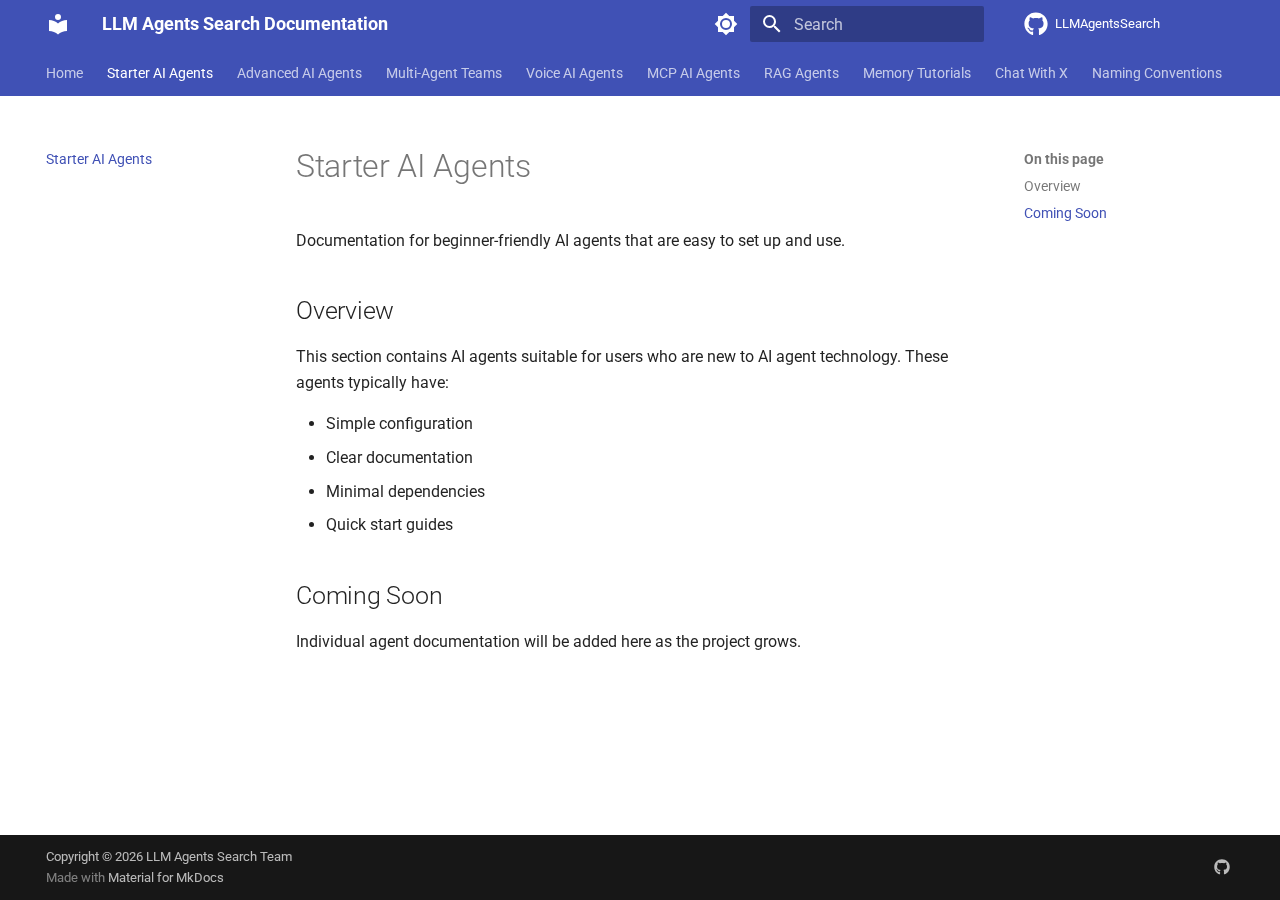
<file: site/starter_ai_agents/index.html>
<!doctype html>
<html lang="en" class="no-js">
  <head>
    
      <meta charset="utf-8">
      <meta name="viewport" content="width=device-width,initial-scale=1">
      
        <meta name="description" content="Documentation site for LLM Agents Search project">
      
      
        <meta name="author" content="LLM Agents Search Team">
      
      
      
        <link rel="prev" href="..">
      
      
        <link rel="next" href="../advanced_ai_agents/">
      
      
        
      
      
      <link rel="icon" href="../assets/images/favicon.png">
      <meta name="generator" content="mkdocs-1.6.1, mkdocs-material-9.7.1">
    
    
      
        <title>Starter AI Agents - LLM Agents Search Documentation</title>
      
    
    
      <link rel="stylesheet" href="../assets/stylesheets/main.484c7ddc.min.css">
      
        
        <link rel="stylesheet" href="../assets/stylesheets/palette.ab4e12ef.min.css">
      
      


    
    
      
    
    
      
        
        
        <link rel="preconnect" href="https://fonts.gstatic.com" crossorigin>
        <link rel="stylesheet" href="https://fonts.googleapis.com/css?family=Roboto:300,300i,400,400i,700,700i%7CRoboto+Mono:400,400i,700,700i&display=fallback">
        <style>:root{--md-text-font:"Roboto";--md-code-font:"Roboto Mono"}</style>
      
    
    
      <link rel="stylesheet" href="../stylesheets/extra.css">
    
    <script>__md_scope=new URL("..",location),__md_hash=e=>[...e].reduce(((e,_)=>(e<<5)-e+_.charCodeAt(0)),0),__md_get=(e,_=localStorage,t=__md_scope)=>JSON.parse(_.getItem(t.pathname+"."+e)),__md_set=(e,_,t=localStorage,a=__md_scope)=>{try{t.setItem(a.pathname+"."+e,JSON.stringify(_))}catch(e){}}</script>
    
      

    
    
  </head>
  
  
    
    
      
    
    
    
    
    <body dir="ltr" data-md-color-scheme="default" data-md-color-primary="indigo" data-md-color-accent="indigo">
  
    
    <input class="md-toggle" data-md-toggle="drawer" type="checkbox" id="__drawer" autocomplete="off">
    <input class="md-toggle" data-md-toggle="search" type="checkbox" id="__search" autocomplete="off">
    <label class="md-overlay" for="__drawer"></label>
    <div data-md-component="skip">
      
        
        <a href="#starter-ai-agents" class="md-skip">
          Skip to content
        </a>
      
    </div>
    <div data-md-component="announce">
      
    </div>
    
    
      

<header class="md-header" data-md-component="header">
  <nav class="md-header__inner md-grid" aria-label="Header">
    <a href=".." title="LLM Agents Search Documentation" class="md-header__button md-logo" aria-label="LLM Agents Search Documentation" data-md-component="logo">
      
  
  <svg xmlns="http://www.w3.org/2000/svg" viewBox="0 0 24 24"><path d="M12 8a3 3 0 0 0 3-3 3 3 0 0 0-3-3 3 3 0 0 0-3 3 3 3 0 0 0 3 3m0 3.54C9.64 9.35 6.5 8 3 8v11c3.5 0 6.64 1.35 9 3.54 2.36-2.19 5.5-3.54 9-3.54V8c-3.5 0-6.64 1.35-9 3.54"/></svg>

    </a>
    <label class="md-header__button md-icon" for="__drawer">
      
      <svg xmlns="http://www.w3.org/2000/svg" viewBox="0 0 24 24"><path d="M3 6h18v2H3zm0 5h18v2H3zm0 5h18v2H3z"/></svg>
    </label>
    <div class="md-header__title" data-md-component="header-title">
      <div class="md-header__ellipsis">
        <div class="md-header__topic">
          <span class="md-ellipsis">
            LLM Agents Search Documentation
          </span>
        </div>
        <div class="md-header__topic" data-md-component="header-topic">
          <span class="md-ellipsis">
            
              Starter AI Agents
            
          </span>
        </div>
      </div>
    </div>
    
      
        <form class="md-header__option" data-md-component="palette">
  
    
    
    
    <input class="md-option" data-md-color-media="" data-md-color-scheme="default" data-md-color-primary="indigo" data-md-color-accent="indigo"  aria-label="Switch to dark mode"  type="radio" name="__palette" id="__palette_0">
    
      <label class="md-header__button md-icon" title="Switch to dark mode" for="__palette_1" hidden>
        <svg xmlns="http://www.w3.org/2000/svg" viewBox="0 0 24 24"><path d="M12 8a4 4 0 0 0-4 4 4 4 0 0 0 4 4 4 4 0 0 0 4-4 4 4 0 0 0-4-4m0 10a6 6 0 0 1-6-6 6 6 0 0 1 6-6 6 6 0 0 1 6 6 6 6 0 0 1-6 6m8-9.31V4h-4.69L12 .69 8.69 4H4v4.69L.69 12 4 15.31V20h4.69L12 23.31 15.31 20H20v-4.69L23.31 12z"/></svg>
      </label>
    
  
    
    
    
    <input class="md-option" data-md-color-media="" data-md-color-scheme="slate" data-md-color-primary="indigo" data-md-color-accent="indigo"  aria-label="Switch to light mode"  type="radio" name="__palette" id="__palette_1">
    
      <label class="md-header__button md-icon" title="Switch to light mode" for="__palette_0" hidden>
        <svg xmlns="http://www.w3.org/2000/svg" viewBox="0 0 24 24"><path d="M12 18c-.89 0-1.74-.2-2.5-.55C11.56 16.5 13 14.42 13 12s-1.44-4.5-3.5-5.45C10.26 6.2 11.11 6 12 6a6 6 0 0 1 6 6 6 6 0 0 1-6 6m8-9.31V4h-4.69L12 .69 8.69 4H4v4.69L.69 12 4 15.31V20h4.69L12 23.31 15.31 20H20v-4.69L23.31 12z"/></svg>
      </label>
    
  
</form>
      
    
    
      <script>var palette=__md_get("__palette");if(palette&&palette.color){if("(prefers-color-scheme)"===palette.color.media){var media=matchMedia("(prefers-color-scheme: light)"),input=document.querySelector(media.matches?"[data-md-color-media='(prefers-color-scheme: light)']":"[data-md-color-media='(prefers-color-scheme: dark)']");palette.color.media=input.getAttribute("data-md-color-media"),palette.color.scheme=input.getAttribute("data-md-color-scheme"),palette.color.primary=input.getAttribute("data-md-color-primary"),palette.color.accent=input.getAttribute("data-md-color-accent")}for(var[key,value]of Object.entries(palette.color))document.body.setAttribute("data-md-color-"+key,value)}</script>
    
    
    
      
      
        <label class="md-header__button md-icon" for="__search">
          
          <svg xmlns="http://www.w3.org/2000/svg" viewBox="0 0 24 24"><path d="M9.5 3A6.5 6.5 0 0 1 16 9.5c0 1.61-.59 3.09-1.56 4.23l.27.27h.79l5 5-1.5 1.5-5-5v-.79l-.27-.27A6.52 6.52 0 0 1 9.5 16 6.5 6.5 0 0 1 3 9.5 6.5 6.5 0 0 1 9.5 3m0 2C7 5 5 7 5 9.5S7 14 9.5 14 14 12 14 9.5 12 5 9.5 5"/></svg>
        </label>
        <div class="md-search" data-md-component="search" role="dialog">
  <label class="md-search__overlay" for="__search"></label>
  <div class="md-search__inner" role="search">
    <form class="md-search__form" name="search">
      <input type="text" class="md-search__input" name="query" aria-label="Search" placeholder="Search" autocapitalize="off" autocorrect="off" autocomplete="off" spellcheck="false" data-md-component="search-query" required>
      <label class="md-search__icon md-icon" for="__search">
        
        <svg xmlns="http://www.w3.org/2000/svg" viewBox="0 0 24 24"><path d="M9.5 3A6.5 6.5 0 0 1 16 9.5c0 1.61-.59 3.09-1.56 4.23l.27.27h.79l5 5-1.5 1.5-5-5v-.79l-.27-.27A6.52 6.52 0 0 1 9.5 16 6.5 6.5 0 0 1 3 9.5 6.5 6.5 0 0 1 9.5 3m0 2C7 5 5 7 5 9.5S7 14 9.5 14 14 12 14 9.5 12 5 9.5 5"/></svg>
        
        <svg xmlns="http://www.w3.org/2000/svg" viewBox="0 0 24 24"><path d="M20 11v2H8l5.5 5.5-1.42 1.42L4.16 12l7.92-7.92L13.5 5.5 8 11z"/></svg>
      </label>
      <nav class="md-search__options" aria-label="Search">
        
          <a href="javascript:void(0)" class="md-search__icon md-icon" title="Share" aria-label="Share" data-clipboard data-clipboard-text="" data-md-component="search-share" tabindex="-1">
            
            <svg xmlns="http://www.w3.org/2000/svg" viewBox="0 0 24 24"><path d="M18 16.08c-.76 0-1.44.3-1.96.77L8.91 12.7c.05-.23.09-.46.09-.7s-.04-.47-.09-.7l7.05-4.11c.54.5 1.25.81 2.04.81a3 3 0 0 0 3-3 3 3 0 0 0-3-3 3 3 0 0 0-3 3c0 .24.04.47.09.7L8.04 9.81C7.5 9.31 6.79 9 6 9a3 3 0 0 0-3 3 3 3 0 0 0 3 3c.79 0 1.5-.31 2.04-.81l7.12 4.15c-.05.21-.08.43-.08.66 0 1.61 1.31 2.91 2.92 2.91s2.92-1.3 2.92-2.91A2.92 2.92 0 0 0 18 16.08"/></svg>
          </a>
        
        <button type="reset" class="md-search__icon md-icon" title="Clear" aria-label="Clear" tabindex="-1">
          
          <svg xmlns="http://www.w3.org/2000/svg" viewBox="0 0 24 24"><path d="M19 6.41 17.59 5 12 10.59 6.41 5 5 6.41 10.59 12 5 17.59 6.41 19 12 13.41 17.59 19 19 17.59 13.41 12z"/></svg>
        </button>
      </nav>
      
        <div class="md-search__suggest" data-md-component="search-suggest"></div>
      
    </form>
    <div class="md-search__output">
      <div class="md-search__scrollwrap" tabindex="0" data-md-scrollfix>
        <div class="md-search-result" data-md-component="search-result">
          <div class="md-search-result__meta">
            Initializing search
          </div>
          <ol class="md-search-result__list" role="presentation"></ol>
        </div>
      </div>
    </div>
  </div>
</div>
      
    
    
      <div class="md-header__source">
        <a href="https://github.com/yourusername/LLMAgentsSearch" title="Go to repository" class="md-source" data-md-component="source">
  <div class="md-source__icon md-icon">
    
    <svg xmlns="http://www.w3.org/2000/svg" viewBox="0 0 512 512"><!--! Font Awesome Free 7.1.0 by @fontawesome - https://fontawesome.com License - https://fontawesome.com/license/free (Icons: CC BY 4.0, Fonts: SIL OFL 1.1, Code: MIT License) Copyright 2025 Fonticons, Inc.--><path d="M173.9 397.4c0 2-2.3 3.6-5.2 3.6-3.3.3-5.6-1.3-5.6-3.6 0-2 2.3-3.6 5.2-3.6 3-.3 5.6 1.3 5.6 3.6m-31.1-4.5c-.7 2 1.3 4.3 4.3 4.9 2.6 1 5.6 0 6.2-2s-1.3-4.3-4.3-5.2c-2.6-.7-5.5.3-6.2 2.3m44.2-1.7c-2.9.7-4.9 2.6-4.6 4.9.3 2 2.9 3.3 5.9 2.6 2.9-.7 4.9-2.6 4.6-4.6-.3-1.9-3-3.2-5.9-2.9M252.8 8C114.1 8 8 113.3 8 252c0 110.9 69.8 205.8 169.5 239.2 12.8 2.3 17.3-5.6 17.3-12.1 0-6.2-.3-40.4-.3-61.4 0 0-70 15-84.7-29.8 0 0-11.4-29.1-27.8-36.6 0 0-22.9-15.7 1.6-15.4 0 0 24.9 2 38.6 25.8 21.9 38.6 58.6 27.5 72.9 20.9 2.3-16 8.8-27.1 16-33.7-55.9-6.2-112.3-14.3-112.3-110.5 0-27.5 7.6-41.3 23.6-58.9-2.6-6.5-11.1-33.3 2.6-67.9 20.9-6.5 69 27 69 27 20-5.6 41.5-8.5 62.8-8.5s42.8 2.9 62.8 8.5c0 0 48.1-33.6 69-27 13.7 34.7 5.2 61.4 2.6 67.9 16 17.7 25.8 31.5 25.8 58.9 0 96.5-58.9 104.2-114.8 110.5 9.2 7.9 17 22.9 17 46.4 0 33.7-.3 75.4-.3 83.6 0 6.5 4.6 14.4 17.3 12.1C436.2 457.8 504 362.9 504 252 504 113.3 391.5 8 252.8 8M105.2 352.9c-1.3 1-1 3.3.7 5.2 1.6 1.6 3.9 2.3 5.2 1 1.3-1 1-3.3-.7-5.2-1.6-1.6-3.9-2.3-5.2-1m-10.8-8.1c-.7 1.3.3 2.9 2.3 3.9 1.6 1 3.6.7 4.3-.7.7-1.3-.3-2.9-2.3-3.9-2-.6-3.6-.3-4.3.7m32.4 35.6c-1.6 1.3-1 4.3 1.3 6.2 2.3 2.3 5.2 2.6 6.5 1 1.3-1.3.7-4.3-1.3-6.2-2.2-2.3-5.2-2.6-6.5-1m-11.4-14.7c-1.6 1-1.6 3.6 0 5.9s4.3 3.3 5.6 2.3c1.6-1.3 1.6-3.9 0-6.2-1.4-2.3-4-3.3-5.6-2"/></svg>
  </div>
  <div class="md-source__repository">
    LLMAgentsSearch
  </div>
</a>
      </div>
    
  </nav>
  
</header>
    
    <div class="md-container" data-md-component="container">
      
      
        
          
            
<nav class="md-tabs" aria-label="Tabs" data-md-component="tabs">
  <div class="md-grid">
    <ul class="md-tabs__list">
      
        
  
  
  
  
    <li class="md-tabs__item">
      <a href=".." class="md-tabs__link">
        
  
  
    
  
  Home

      </a>
    </li>
  

      
        
  
  
  
    
  
  
    <li class="md-tabs__item md-tabs__item--active">
      <a href="./" class="md-tabs__link">
        
  
  
    
  
  Starter AI Agents

      </a>
    </li>
  

      
        
  
  
  
  
    <li class="md-tabs__item">
      <a href="../advanced_ai_agents/" class="md-tabs__link">
        
  
  
    
  
  Advanced AI Agents

      </a>
    </li>
  

      
        
  
  
  
  
    <li class="md-tabs__item">
      <a href="../multi_agent_teams/" class="md-tabs__link">
        
  
  
    
  
  Multi-Agent Teams

      </a>
    </li>
  

      
        
  
  
  
  
    <li class="md-tabs__item">
      <a href="../voice_ai_agents/" class="md-tabs__link">
        
  
  
    
  
  Voice AI Agents

      </a>
    </li>
  

      
        
  
  
  
  
    <li class="md-tabs__item">
      <a href="../mcp_ai_agents/" class="md-tabs__link">
        
  
  
    
  
  MCP AI Agents

      </a>
    </li>
  

      
        
  
  
  
  
    <li class="md-tabs__item">
      <a href="../rag_agents/" class="md-tabs__link">
        
  
  
    
  
  RAG Agents

      </a>
    </li>
  

      
        
  
  
  
  
    <li class="md-tabs__item">
      <a href="../memory_tutorials/" class="md-tabs__link">
        
  
  
    
  
  Memory Tutorials

      </a>
    </li>
  

      
        
  
  
  
  
    <li class="md-tabs__item">
      <a href="../chat_with_x/" class="md-tabs__link">
        
  
  
    
  
  Chat With X

      </a>
    </li>
  

      
        
  
  
  
  
    <li class="md-tabs__item">
      <a href="../NAMING_CONVENTIONS/" class="md-tabs__link">
        
  
  
    
  
  Naming Conventions

      </a>
    </li>
  

      
    </ul>
  </div>
</nav>
          
        
      
      <main class="md-main" data-md-component="main">
        <div class="md-main__inner md-grid">
          
            
              
              <div class="md-sidebar md-sidebar--primary" data-md-component="sidebar" data-md-type="navigation" >
                <div class="md-sidebar__scrollwrap">
                  <div class="md-sidebar__inner">
                    


  


<nav class="md-nav md-nav--primary md-nav--lifted" aria-label="Navigation" data-md-level="0">
  <label class="md-nav__title" for="__drawer">
    <a href=".." title="LLM Agents Search Documentation" class="md-nav__button md-logo" aria-label="LLM Agents Search Documentation" data-md-component="logo">
      
  
  <svg xmlns="http://www.w3.org/2000/svg" viewBox="0 0 24 24"><path d="M12 8a3 3 0 0 0 3-3 3 3 0 0 0-3-3 3 3 0 0 0-3 3 3 3 0 0 0 3 3m0 3.54C9.64 9.35 6.5 8 3 8v11c3.5 0 6.64 1.35 9 3.54 2.36-2.19 5.5-3.54 9-3.54V8c-3.5 0-6.64 1.35-9 3.54"/></svg>

    </a>
    LLM Agents Search Documentation
  </label>
  
    <div class="md-nav__source">
      <a href="https://github.com/yourusername/LLMAgentsSearch" title="Go to repository" class="md-source" data-md-component="source">
  <div class="md-source__icon md-icon">
    
    <svg xmlns="http://www.w3.org/2000/svg" viewBox="0 0 512 512"><!--! Font Awesome Free 7.1.0 by @fontawesome - https://fontawesome.com License - https://fontawesome.com/license/free (Icons: CC BY 4.0, Fonts: SIL OFL 1.1, Code: MIT License) Copyright 2025 Fonticons, Inc.--><path d="M173.9 397.4c0 2-2.3 3.6-5.2 3.6-3.3.3-5.6-1.3-5.6-3.6 0-2 2.3-3.6 5.2-3.6 3-.3 5.6 1.3 5.6 3.6m-31.1-4.5c-.7 2 1.3 4.3 4.3 4.9 2.6 1 5.6 0 6.2-2s-1.3-4.3-4.3-5.2c-2.6-.7-5.5.3-6.2 2.3m44.2-1.7c-2.9.7-4.9 2.6-4.6 4.9.3 2 2.9 3.3 5.9 2.6 2.9-.7 4.9-2.6 4.6-4.6-.3-1.9-3-3.2-5.9-2.9M252.8 8C114.1 8 8 113.3 8 252c0 110.9 69.8 205.8 169.5 239.2 12.8 2.3 17.3-5.6 17.3-12.1 0-6.2-.3-40.4-.3-61.4 0 0-70 15-84.7-29.8 0 0-11.4-29.1-27.8-36.6 0 0-22.9-15.7 1.6-15.4 0 0 24.9 2 38.6 25.8 21.9 38.6 58.6 27.5 72.9 20.9 2.3-16 8.8-27.1 16-33.7-55.9-6.2-112.3-14.3-112.3-110.5 0-27.5 7.6-41.3 23.6-58.9-2.6-6.5-11.1-33.3 2.6-67.9 20.9-6.5 69 27 69 27 20-5.6 41.5-8.5 62.8-8.5s42.8 2.9 62.8 8.5c0 0 48.1-33.6 69-27 13.7 34.7 5.2 61.4 2.6 67.9 16 17.7 25.8 31.5 25.8 58.9 0 96.5-58.9 104.2-114.8 110.5 9.2 7.9 17 22.9 17 46.4 0 33.7-.3 75.4-.3 83.6 0 6.5 4.6 14.4 17.3 12.1C436.2 457.8 504 362.9 504 252 504 113.3 391.5 8 252.8 8M105.2 352.9c-1.3 1-1 3.3.7 5.2 1.6 1.6 3.9 2.3 5.2 1 1.3-1 1-3.3-.7-5.2-1.6-1.6-3.9-2.3-5.2-1m-10.8-8.1c-.7 1.3.3 2.9 2.3 3.9 1.6 1 3.6.7 4.3-.7.7-1.3-.3-2.9-2.3-3.9-2-.6-3.6-.3-4.3.7m32.4 35.6c-1.6 1.3-1 4.3 1.3 6.2 2.3 2.3 5.2 2.6 6.5 1 1.3-1.3.7-4.3-1.3-6.2-2.2-2.3-5.2-2.6-6.5-1m-11.4-14.7c-1.6 1-1.6 3.6 0 5.9s4.3 3.3 5.6 2.3c1.6-1.3 1.6-3.9 0-6.2-1.4-2.3-4-3.3-5.6-2"/></svg>
  </div>
  <div class="md-source__repository">
    LLMAgentsSearch
  </div>
</a>
    </div>
  
  <ul class="md-nav__list" data-md-scrollfix>
    
      
      
  
  
  
  
    <li class="md-nav__item">
      <a href=".." class="md-nav__link">
        
  
  
  <span class="md-ellipsis">
    
  
    Home
  

    
  </span>
  
  

      </a>
    </li>
  

    
      
      
  
  
    
  
  
  
    <li class="md-nav__item md-nav__item--active">
      
      <input class="md-nav__toggle md-toggle" type="checkbox" id="__toc">
      
      
        
      
      
        <label class="md-nav__link md-nav__link--active" for="__toc">
          
  
  
  <span class="md-ellipsis">
    
  
    Starter AI Agents
  

    
  </span>
  
  

          <span class="md-nav__icon md-icon"></span>
        </label>
      
      <a href="./" class="md-nav__link md-nav__link--active">
        
  
  
  <span class="md-ellipsis">
    
  
    Starter AI Agents
  

    
  </span>
  
  

      </a>
      
        

  

<nav class="md-nav md-nav--secondary" aria-label="On this page">
  
  
  
    
  
  
    <label class="md-nav__title" for="__toc">
      <span class="md-nav__icon md-icon"></span>
      On this page
    </label>
    <ul class="md-nav__list" data-md-component="toc" data-md-scrollfix>
      
        <li class="md-nav__item">
  <a href="#overview" class="md-nav__link">
    <span class="md-ellipsis">
      
        Overview
      
    </span>
  </a>
  
</li>
      
        <li class="md-nav__item">
  <a href="#coming-soon" class="md-nav__link">
    <span class="md-ellipsis">
      
        Coming Soon
      
    </span>
  </a>
  
</li>
      
    </ul>
  
</nav>
      
    </li>
  

    
      
      
  
  
  
  
    <li class="md-nav__item">
      <a href="../advanced_ai_agents/" class="md-nav__link">
        
  
  
  <span class="md-ellipsis">
    
  
    Advanced AI Agents
  

    
  </span>
  
  

      </a>
    </li>
  

    
      
      
  
  
  
  
    <li class="md-nav__item">
      <a href="../multi_agent_teams/" class="md-nav__link">
        
  
  
  <span class="md-ellipsis">
    
  
    Multi-Agent Teams
  

    
  </span>
  
  

      </a>
    </li>
  

    
      
      
  
  
  
  
    <li class="md-nav__item">
      <a href="../voice_ai_agents/" class="md-nav__link">
        
  
  
  <span class="md-ellipsis">
    
  
    Voice AI Agents
  

    
  </span>
  
  

      </a>
    </li>
  

    
      
      
  
  
  
  
    <li class="md-nav__item">
      <a href="../mcp_ai_agents/" class="md-nav__link">
        
  
  
  <span class="md-ellipsis">
    
  
    MCP AI Agents
  

    
  </span>
  
  

      </a>
    </li>
  

    
      
      
  
  
  
  
    <li class="md-nav__item">
      <a href="../rag_agents/" class="md-nav__link">
        
  
  
  <span class="md-ellipsis">
    
  
    RAG Agents
  

    
  </span>
  
  

      </a>
    </li>
  

    
      
      
  
  
  
  
    <li class="md-nav__item">
      <a href="../memory_tutorials/" class="md-nav__link">
        
  
  
  <span class="md-ellipsis">
    
  
    Memory Tutorials
  

    
  </span>
  
  

      </a>
    </li>
  

    
      
      
  
  
  
  
    <li class="md-nav__item">
      <a href="../chat_with_x/" class="md-nav__link">
        
  
  
  <span class="md-ellipsis">
    
  
    Chat With X
  

    
  </span>
  
  

      </a>
    </li>
  

    
      
      
  
  
  
  
    <li class="md-nav__item">
      <a href="../NAMING_CONVENTIONS/" class="md-nav__link">
        
  
  
  <span class="md-ellipsis">
    
  
    Naming Conventions
  

    
  </span>
  
  

      </a>
    </li>
  

    
  </ul>
</nav>
                  </div>
                </div>
              </div>
            
            
              
              <div class="md-sidebar md-sidebar--secondary" data-md-component="sidebar" data-md-type="toc" >
                <div class="md-sidebar__scrollwrap">
                  <div class="md-sidebar__inner">
                    

  

<nav class="md-nav md-nav--secondary" aria-label="On this page">
  
  
  
    
  
  
    <label class="md-nav__title" for="__toc">
      <span class="md-nav__icon md-icon"></span>
      On this page
    </label>
    <ul class="md-nav__list" data-md-component="toc" data-md-scrollfix>
      
        <li class="md-nav__item">
  <a href="#overview" class="md-nav__link">
    <span class="md-ellipsis">
      
        Overview
      
    </span>
  </a>
  
</li>
      
        <li class="md-nav__item">
  <a href="#coming-soon" class="md-nav__link">
    <span class="md-ellipsis">
      
        Coming Soon
      
    </span>
  </a>
  
</li>
      
    </ul>
  
</nav>
                  </div>
                </div>
              </div>
            
          
          
            <div class="md-content" data-md-component="content">
              
                



  


              
              <article class="md-content__inner md-typeset">
                
                  


  
  


<h1 id="starter-ai-agents">Starter AI Agents<a class="headerlink" href="#starter-ai-agents" title="Permanent link">&para;</a></h1>
<p>Documentation for beginner-friendly AI agents that are easy to set up and use.</p>
<h2 id="overview">Overview<a class="headerlink" href="#overview" title="Permanent link">&para;</a></h2>
<p>This section contains AI agents suitable for users who are new to AI agent technology. These agents typically have:</p>
<ul>
<li>Simple configuration</li>
<li>Clear documentation</li>
<li>Minimal dependencies</li>
<li>Quick start guides</li>
</ul>
<h2 id="coming-soon">Coming Soon<a class="headerlink" href="#coming-soon" title="Permanent link">&para;</a></h2>
<p>Individual agent documentation will be added here as the project grows.</p>












                
              </article>
            </div>
          
          
  <script>var tabs=__md_get("__tabs");if(Array.isArray(tabs))e:for(var set of document.querySelectorAll(".tabbed-set")){var labels=set.querySelector(".tabbed-labels");for(var tab of tabs)for(var label of labels.getElementsByTagName("label"))if(label.innerText.trim()===tab){var input=document.getElementById(label.htmlFor);input.checked=!0;continue e}}</script>

<script>var target=document.getElementById(location.hash.slice(1));target&&target.name&&(target.checked=target.name.startsWith("__tabbed_"))</script>
        </div>
        
          <button type="button" class="md-top md-icon" data-md-component="top" hidden>
  
  <svg xmlns="http://www.w3.org/2000/svg" viewBox="0 0 24 24"><path d="M13 20h-2V8l-5.5 5.5-1.42-1.42L12 4.16l7.92 7.92-1.42 1.42L13 8z"/></svg>
  Back to top
</button>
        
      </main>
      
        <footer class="md-footer">
  
  <div class="md-footer-meta md-typeset">
    <div class="md-footer-meta__inner md-grid">
      <div class="md-copyright">
  
    <div class="md-copyright__highlight">
      Copyright &copy; 2026 LLM Agents Search Team
    </div>
  
  
    Made with
    <a href="https://squidfunk.github.io/mkdocs-material/" target="_blank" rel="noopener">
      Material for MkDocs
    </a>
  
</div>
      
        
<div class="md-social">
  
    
    
    
    
    <a href="https://github.com/yourusername/LLMAgentsSearch" target="_blank" rel="noopener" title="GitHub" class="md-social__link">
      <svg xmlns="http://www.w3.org/2000/svg" viewBox="0 0 512 512"><!--! Font Awesome Free 7.1.0 by @fontawesome - https://fontawesome.com License - https://fontawesome.com/license/free (Icons: CC BY 4.0, Fonts: SIL OFL 1.1, Code: MIT License) Copyright 2025 Fonticons, Inc.--><path d="M173.9 397.4c0 2-2.3 3.6-5.2 3.6-3.3.3-5.6-1.3-5.6-3.6 0-2 2.3-3.6 5.2-3.6 3-.3 5.6 1.3 5.6 3.6m-31.1-4.5c-.7 2 1.3 4.3 4.3 4.9 2.6 1 5.6 0 6.2-2s-1.3-4.3-4.3-5.2c-2.6-.7-5.5.3-6.2 2.3m44.2-1.7c-2.9.7-4.9 2.6-4.6 4.9.3 2 2.9 3.3 5.9 2.6 2.9-.7 4.9-2.6 4.6-4.6-.3-1.9-3-3.2-5.9-2.9M252.8 8C114.1 8 8 113.3 8 252c0 110.9 69.8 205.8 169.5 239.2 12.8 2.3 17.3-5.6 17.3-12.1 0-6.2-.3-40.4-.3-61.4 0 0-70 15-84.7-29.8 0 0-11.4-29.1-27.8-36.6 0 0-22.9-15.7 1.6-15.4 0 0 24.9 2 38.6 25.8 21.9 38.6 58.6 27.5 72.9 20.9 2.3-16 8.8-27.1 16-33.7-55.9-6.2-112.3-14.3-112.3-110.5 0-27.5 7.6-41.3 23.6-58.9-2.6-6.5-11.1-33.3 2.6-67.9 20.9-6.5 69 27 69 27 20-5.6 41.5-8.5 62.8-8.5s42.8 2.9 62.8 8.5c0 0 48.1-33.6 69-27 13.7 34.7 5.2 61.4 2.6 67.9 16 17.7 25.8 31.5 25.8 58.9 0 96.5-58.9 104.2-114.8 110.5 9.2 7.9 17 22.9 17 46.4 0 33.7-.3 75.4-.3 83.6 0 6.5 4.6 14.4 17.3 12.1C436.2 457.8 504 362.9 504 252 504 113.3 391.5 8 252.8 8M105.2 352.9c-1.3 1-1 3.3.7 5.2 1.6 1.6 3.9 2.3 5.2 1 1.3-1 1-3.3-.7-5.2-1.6-1.6-3.9-2.3-5.2-1m-10.8-8.1c-.7 1.3.3 2.9 2.3 3.9 1.6 1 3.6.7 4.3-.7.7-1.3-.3-2.9-2.3-3.9-2-.6-3.6-.3-4.3.7m32.4 35.6c-1.6 1.3-1 4.3 1.3 6.2 2.3 2.3 5.2 2.6 6.5 1 1.3-1.3.7-4.3-1.3-6.2-2.2-2.3-5.2-2.6-6.5-1m-11.4-14.7c-1.6 1-1.6 3.6 0 5.9s4.3 3.3 5.6 2.3c1.6-1.3 1.6-3.9 0-6.2-1.4-2.3-4-3.3-5.6-2"/></svg>
    </a>
  
</div>
      
    </div>
  </div>
</footer>
      
    </div>
    <div class="md-dialog" data-md-component="dialog">
      <div class="md-dialog__inner md-typeset"></div>
    </div>
    
    
    
      
      
      <script id="__config" type="application/json">{"annotate": null, "base": "..", "features": ["navigation.instant", "navigation.tracking", "navigation.tabs", "navigation.sections", "navigation.expand", "navigation.path", "navigation.indexes", "navigation.top", "search.suggest", "search.highlight", "search.share", "toc.follow", "content.code.copy", "content.tabs.link"], "search": "../assets/javascripts/workers/search.2c215733.min.js", "tags": null, "translations": {"clipboard.copied": "Copied to clipboard", "clipboard.copy": "Copy to clipboard", "search.result.more.one": "1 more on this page", "search.result.more.other": "# more on this page", "search.result.none": "No matching documents", "search.result.one": "1 matching document", "search.result.other": "# matching documents", "search.result.placeholder": "Type to start searching", "search.result.term.missing": "Missing", "select.version": "Select version"}, "version": null}</script>
    
    
      <script src="../assets/javascripts/bundle.79ae519e.min.js"></script>
      
    
  </body>
</html>
</file>
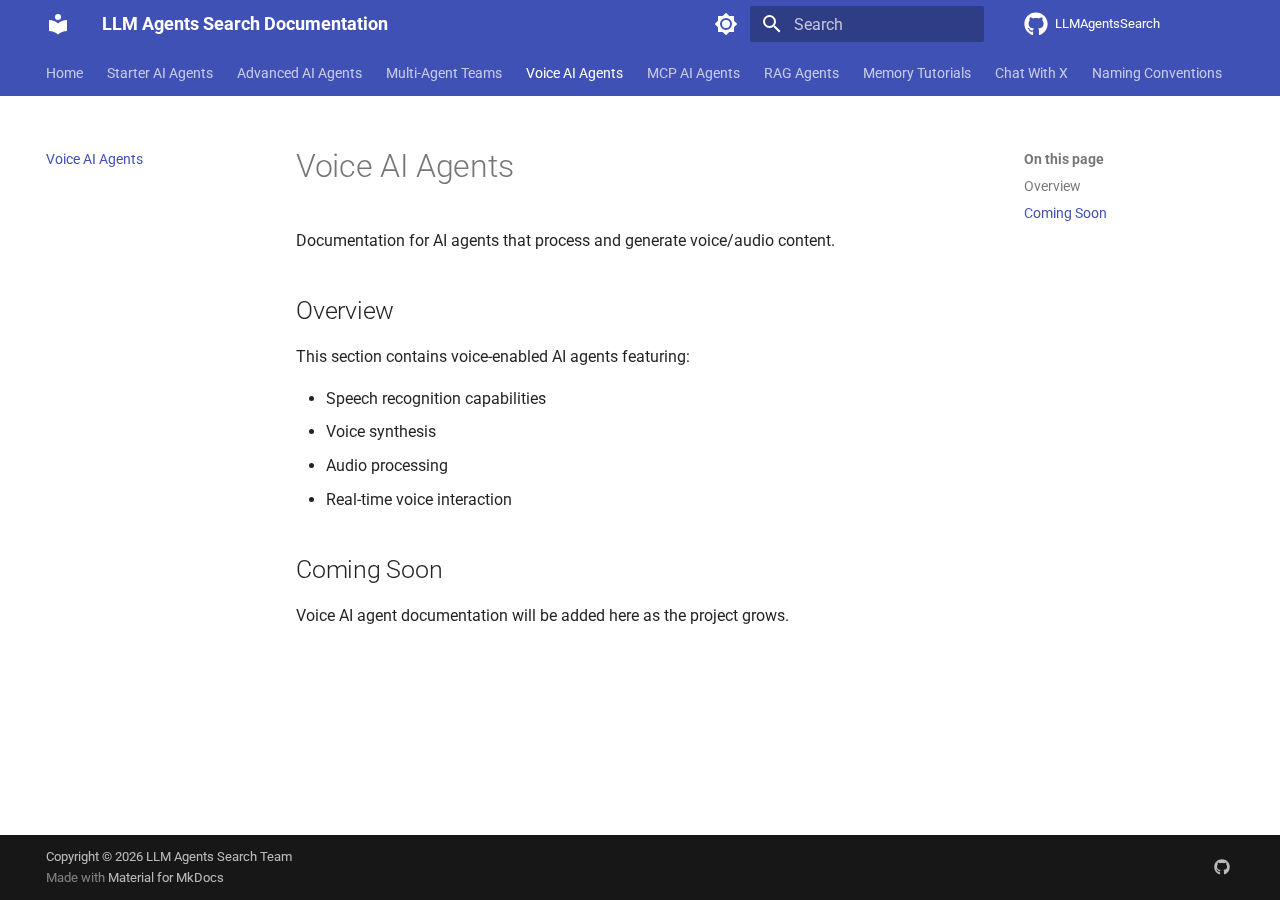
<file: site/voice_ai_agents/index.html>
<!doctype html>
<html lang="en" class="no-js">
  <head>
    
      <meta charset="utf-8">
      <meta name="viewport" content="width=device-width,initial-scale=1">
      
        <meta name="description" content="Documentation site for LLM Agents Search project">
      
      
        <meta name="author" content="LLM Agents Search Team">
      
      
      
        <link rel="prev" href="../multi_agent_teams/">
      
      
        <link rel="next" href="../mcp_ai_agents/">
      
      
        
      
      
      <link rel="icon" href="../assets/images/favicon.png">
      <meta name="generator" content="mkdocs-1.6.1, mkdocs-material-9.7.1">
    
    
      
        <title>Voice AI Agents - LLM Agents Search Documentation</title>
      
    
    
      <link rel="stylesheet" href="../assets/stylesheets/main.484c7ddc.min.css">
      
        
        <link rel="stylesheet" href="../assets/stylesheets/palette.ab4e12ef.min.css">
      
      


    
    
      
    
    
      
        
        
        <link rel="preconnect" href="https://fonts.gstatic.com" crossorigin>
        <link rel="stylesheet" href="https://fonts.googleapis.com/css?family=Roboto:300,300i,400,400i,700,700i%7CRoboto+Mono:400,400i,700,700i&display=fallback">
        <style>:root{--md-text-font:"Roboto";--md-code-font:"Roboto Mono"}</style>
      
    
    
      <link rel="stylesheet" href="../stylesheets/extra.css">
    
    <script>__md_scope=new URL("..",location),__md_hash=e=>[...e].reduce(((e,_)=>(e<<5)-e+_.charCodeAt(0)),0),__md_get=(e,_=localStorage,t=__md_scope)=>JSON.parse(_.getItem(t.pathname+"."+e)),__md_set=(e,_,t=localStorage,a=__md_scope)=>{try{t.setItem(a.pathname+"."+e,JSON.stringify(_))}catch(e){}}</script>
    
      

    
    
  </head>
  
  
    
    
      
    
    
    
    
    <body dir="ltr" data-md-color-scheme="default" data-md-color-primary="indigo" data-md-color-accent="indigo">
  
    
    <input class="md-toggle" data-md-toggle="drawer" type="checkbox" id="__drawer" autocomplete="off">
    <input class="md-toggle" data-md-toggle="search" type="checkbox" id="__search" autocomplete="off">
    <label class="md-overlay" for="__drawer"></label>
    <div data-md-component="skip">
      
        
        <a href="#voice-ai-agents" class="md-skip">
          Skip to content
        </a>
      
    </div>
    <div data-md-component="announce">
      
    </div>
    
    
      

<header class="md-header" data-md-component="header">
  <nav class="md-header__inner md-grid" aria-label="Header">
    <a href=".." title="LLM Agents Search Documentation" class="md-header__button md-logo" aria-label="LLM Agents Search Documentation" data-md-component="logo">
      
  
  <svg xmlns="http://www.w3.org/2000/svg" viewBox="0 0 24 24"><path d="M12 8a3 3 0 0 0 3-3 3 3 0 0 0-3-3 3 3 0 0 0-3 3 3 3 0 0 0 3 3m0 3.54C9.64 9.35 6.5 8 3 8v11c3.5 0 6.64 1.35 9 3.54 2.36-2.19 5.5-3.54 9-3.54V8c-3.5 0-6.64 1.35-9 3.54"/></svg>

    </a>
    <label class="md-header__button md-icon" for="__drawer">
      
      <svg xmlns="http://www.w3.org/2000/svg" viewBox="0 0 24 24"><path d="M3 6h18v2H3zm0 5h18v2H3zm0 5h18v2H3z"/></svg>
    </label>
    <div class="md-header__title" data-md-component="header-title">
      <div class="md-header__ellipsis">
        <div class="md-header__topic">
          <span class="md-ellipsis">
            LLM Agents Search Documentation
          </span>
        </div>
        <div class="md-header__topic" data-md-component="header-topic">
          <span class="md-ellipsis">
            
              Voice AI Agents
            
          </span>
        </div>
      </div>
    </div>
    
      
        <form class="md-header__option" data-md-component="palette">
  
    
    
    
    <input class="md-option" data-md-color-media="" data-md-color-scheme="default" data-md-color-primary="indigo" data-md-color-accent="indigo"  aria-label="Switch to dark mode"  type="radio" name="__palette" id="__palette_0">
    
      <label class="md-header__button md-icon" title="Switch to dark mode" for="__palette_1" hidden>
        <svg xmlns="http://www.w3.org/2000/svg" viewBox="0 0 24 24"><path d="M12 8a4 4 0 0 0-4 4 4 4 0 0 0 4 4 4 4 0 0 0 4-4 4 4 0 0 0-4-4m0 10a6 6 0 0 1-6-6 6 6 0 0 1 6-6 6 6 0 0 1 6 6 6 6 0 0 1-6 6m8-9.31V4h-4.69L12 .69 8.69 4H4v4.69L.69 12 4 15.31V20h4.69L12 23.31 15.31 20H20v-4.69L23.31 12z"/></svg>
      </label>
    
  
    
    
    
    <input class="md-option" data-md-color-media="" data-md-color-scheme="slate" data-md-color-primary="indigo" data-md-color-accent="indigo"  aria-label="Switch to light mode"  type="radio" name="__palette" id="__palette_1">
    
      <label class="md-header__button md-icon" title="Switch to light mode" for="__palette_0" hidden>
        <svg xmlns="http://www.w3.org/2000/svg" viewBox="0 0 24 24"><path d="M12 18c-.89 0-1.74-.2-2.5-.55C11.56 16.5 13 14.42 13 12s-1.44-4.5-3.5-5.45C10.26 6.2 11.11 6 12 6a6 6 0 0 1 6 6 6 6 0 0 1-6 6m8-9.31V4h-4.69L12 .69 8.69 4H4v4.69L.69 12 4 15.31V20h4.69L12 23.31 15.31 20H20v-4.69L23.31 12z"/></svg>
      </label>
    
  
</form>
      
    
    
      <script>var palette=__md_get("__palette");if(palette&&palette.color){if("(prefers-color-scheme)"===palette.color.media){var media=matchMedia("(prefers-color-scheme: light)"),input=document.querySelector(media.matches?"[data-md-color-media='(prefers-color-scheme: light)']":"[data-md-color-media='(prefers-color-scheme: dark)']");palette.color.media=input.getAttribute("data-md-color-media"),palette.color.scheme=input.getAttribute("data-md-color-scheme"),palette.color.primary=input.getAttribute("data-md-color-primary"),palette.color.accent=input.getAttribute("data-md-color-accent")}for(var[key,value]of Object.entries(palette.color))document.body.setAttribute("data-md-color-"+key,value)}</script>
    
    
    
      
      
        <label class="md-header__button md-icon" for="__search">
          
          <svg xmlns="http://www.w3.org/2000/svg" viewBox="0 0 24 24"><path d="M9.5 3A6.5 6.5 0 0 1 16 9.5c0 1.61-.59 3.09-1.56 4.23l.27.27h.79l5 5-1.5 1.5-5-5v-.79l-.27-.27A6.52 6.52 0 0 1 9.5 16 6.5 6.5 0 0 1 3 9.5 6.5 6.5 0 0 1 9.5 3m0 2C7 5 5 7 5 9.5S7 14 9.5 14 14 12 14 9.5 12 5 9.5 5"/></svg>
        </label>
        <div class="md-search" data-md-component="search" role="dialog">
  <label class="md-search__overlay" for="__search"></label>
  <div class="md-search__inner" role="search">
    <form class="md-search__form" name="search">
      <input type="text" class="md-search__input" name="query" aria-label="Search" placeholder="Search" autocapitalize="off" autocorrect="off" autocomplete="off" spellcheck="false" data-md-component="search-query" required>
      <label class="md-search__icon md-icon" for="__search">
        
        <svg xmlns="http://www.w3.org/2000/svg" viewBox="0 0 24 24"><path d="M9.5 3A6.5 6.5 0 0 1 16 9.5c0 1.61-.59 3.09-1.56 4.23l.27.27h.79l5 5-1.5 1.5-5-5v-.79l-.27-.27A6.52 6.52 0 0 1 9.5 16 6.5 6.5 0 0 1 3 9.5 6.5 6.5 0 0 1 9.5 3m0 2C7 5 5 7 5 9.5S7 14 9.5 14 14 12 14 9.5 12 5 9.5 5"/></svg>
        
        <svg xmlns="http://www.w3.org/2000/svg" viewBox="0 0 24 24"><path d="M20 11v2H8l5.5 5.5-1.42 1.42L4.16 12l7.92-7.92L13.5 5.5 8 11z"/></svg>
      </label>
      <nav class="md-search__options" aria-label="Search">
        
          <a href="javascript:void(0)" class="md-search__icon md-icon" title="Share" aria-label="Share" data-clipboard data-clipboard-text="" data-md-component="search-share" tabindex="-1">
            
            <svg xmlns="http://www.w3.org/2000/svg" viewBox="0 0 24 24"><path d="M18 16.08c-.76 0-1.44.3-1.96.77L8.91 12.7c.05-.23.09-.46.09-.7s-.04-.47-.09-.7l7.05-4.11c.54.5 1.25.81 2.04.81a3 3 0 0 0 3-3 3 3 0 0 0-3-3 3 3 0 0 0-3 3c0 .24.04.47.09.7L8.04 9.81C7.5 9.31 6.79 9 6 9a3 3 0 0 0-3 3 3 3 0 0 0 3 3c.79 0 1.5-.31 2.04-.81l7.12 4.15c-.05.21-.08.43-.08.66 0 1.61 1.31 2.91 2.92 2.91s2.92-1.3 2.92-2.91A2.92 2.92 0 0 0 18 16.08"/></svg>
          </a>
        
        <button type="reset" class="md-search__icon md-icon" title="Clear" aria-label="Clear" tabindex="-1">
          
          <svg xmlns="http://www.w3.org/2000/svg" viewBox="0 0 24 24"><path d="M19 6.41 17.59 5 12 10.59 6.41 5 5 6.41 10.59 12 5 17.59 6.41 19 12 13.41 17.59 19 19 17.59 13.41 12z"/></svg>
        </button>
      </nav>
      
        <div class="md-search__suggest" data-md-component="search-suggest"></div>
      
    </form>
    <div class="md-search__output">
      <div class="md-search__scrollwrap" tabindex="0" data-md-scrollfix>
        <div class="md-search-result" data-md-component="search-result">
          <div class="md-search-result__meta">
            Initializing search
          </div>
          <ol class="md-search-result__list" role="presentation"></ol>
        </div>
      </div>
    </div>
  </div>
</div>
      
    
    
      <div class="md-header__source">
        <a href="https://github.com/yourusername/LLMAgentsSearch" title="Go to repository" class="md-source" data-md-component="source">
  <div class="md-source__icon md-icon">
    
    <svg xmlns="http://www.w3.org/2000/svg" viewBox="0 0 512 512"><!--! Font Awesome Free 7.1.0 by @fontawesome - https://fontawesome.com License - https://fontawesome.com/license/free (Icons: CC BY 4.0, Fonts: SIL OFL 1.1, Code: MIT License) Copyright 2025 Fonticons, Inc.--><path d="M173.9 397.4c0 2-2.3 3.6-5.2 3.6-3.3.3-5.6-1.3-5.6-3.6 0-2 2.3-3.6 5.2-3.6 3-.3 5.6 1.3 5.6 3.6m-31.1-4.5c-.7 2 1.3 4.3 4.3 4.9 2.6 1 5.6 0 6.2-2s-1.3-4.3-4.3-5.2c-2.6-.7-5.5.3-6.2 2.3m44.2-1.7c-2.9.7-4.9 2.6-4.6 4.9.3 2 2.9 3.3 5.9 2.6 2.9-.7 4.9-2.6 4.6-4.6-.3-1.9-3-3.2-5.9-2.9M252.8 8C114.1 8 8 113.3 8 252c0 110.9 69.8 205.8 169.5 239.2 12.8 2.3 17.3-5.6 17.3-12.1 0-6.2-.3-40.4-.3-61.4 0 0-70 15-84.7-29.8 0 0-11.4-29.1-27.8-36.6 0 0-22.9-15.7 1.6-15.4 0 0 24.9 2 38.6 25.8 21.9 38.6 58.6 27.5 72.9 20.9 2.3-16 8.8-27.1 16-33.7-55.9-6.2-112.3-14.3-112.3-110.5 0-27.5 7.6-41.3 23.6-58.9-2.6-6.5-11.1-33.3 2.6-67.9 20.9-6.5 69 27 69 27 20-5.6 41.5-8.5 62.8-8.5s42.8 2.9 62.8 8.5c0 0 48.1-33.6 69-27 13.7 34.7 5.2 61.4 2.6 67.9 16 17.7 25.8 31.5 25.8 58.9 0 96.5-58.9 104.2-114.8 110.5 9.2 7.9 17 22.9 17 46.4 0 33.7-.3 75.4-.3 83.6 0 6.5 4.6 14.4 17.3 12.1C436.2 457.8 504 362.9 504 252 504 113.3 391.5 8 252.8 8M105.2 352.9c-1.3 1-1 3.3.7 5.2 1.6 1.6 3.9 2.3 5.2 1 1.3-1 1-3.3-.7-5.2-1.6-1.6-3.9-2.3-5.2-1m-10.8-8.1c-.7 1.3.3 2.9 2.3 3.9 1.6 1 3.6.7 4.3-.7.7-1.3-.3-2.9-2.3-3.9-2-.6-3.6-.3-4.3.7m32.4 35.6c-1.6 1.3-1 4.3 1.3 6.2 2.3 2.3 5.2 2.6 6.5 1 1.3-1.3.7-4.3-1.3-6.2-2.2-2.3-5.2-2.6-6.5-1m-11.4-14.7c-1.6 1-1.6 3.6 0 5.9s4.3 3.3 5.6 2.3c1.6-1.3 1.6-3.9 0-6.2-1.4-2.3-4-3.3-5.6-2"/></svg>
  </div>
  <div class="md-source__repository">
    LLMAgentsSearch
  </div>
</a>
      </div>
    
  </nav>
  
</header>
    
    <div class="md-container" data-md-component="container">
      
      
        
          
            
<nav class="md-tabs" aria-label="Tabs" data-md-component="tabs">
  <div class="md-grid">
    <ul class="md-tabs__list">
      
        
  
  
  
  
    <li class="md-tabs__item">
      <a href=".." class="md-tabs__link">
        
  
  
    
  
  Home

      </a>
    </li>
  

      
        
  
  
  
  
    <li class="md-tabs__item">
      <a href="../starter_ai_agents/" class="md-tabs__link">
        
  
  
    
  
  Starter AI Agents

      </a>
    </li>
  

      
        
  
  
  
  
    <li class="md-tabs__item">
      <a href="../advanced_ai_agents/" class="md-tabs__link">
        
  
  
    
  
  Advanced AI Agents

      </a>
    </li>
  

      
        
  
  
  
  
    <li class="md-tabs__item">
      <a href="../multi_agent_teams/" class="md-tabs__link">
        
  
  
    
  
  Multi-Agent Teams

      </a>
    </li>
  

      
        
  
  
  
    
  
  
    <li class="md-tabs__item md-tabs__item--active">
      <a href="./" class="md-tabs__link">
        
  
  
    
  
  Voice AI Agents

      </a>
    </li>
  

      
        
  
  
  
  
    <li class="md-tabs__item">
      <a href="../mcp_ai_agents/" class="md-tabs__link">
        
  
  
    
  
  MCP AI Agents

      </a>
    </li>
  

      
        
  
  
  
  
    <li class="md-tabs__item">
      <a href="../rag_agents/" class="md-tabs__link">
        
  
  
    
  
  RAG Agents

      </a>
    </li>
  

      
        
  
  
  
  
    <li class="md-tabs__item">
      <a href="../memory_tutorials/" class="md-tabs__link">
        
  
  
    
  
  Memory Tutorials

      </a>
    </li>
  

      
        
  
  
  
  
    <li class="md-tabs__item">
      <a href="../chat_with_x/" class="md-tabs__link">
        
  
  
    
  
  Chat With X

      </a>
    </li>
  

      
        
  
  
  
  
    <li class="md-tabs__item">
      <a href="../NAMING_CONVENTIONS/" class="md-tabs__link">
        
  
  
    
  
  Naming Conventions

      </a>
    </li>
  

      
    </ul>
  </div>
</nav>
          
        
      
      <main class="md-main" data-md-component="main">
        <div class="md-main__inner md-grid">
          
            
              
              <div class="md-sidebar md-sidebar--primary" data-md-component="sidebar" data-md-type="navigation" >
                <div class="md-sidebar__scrollwrap">
                  <div class="md-sidebar__inner">
                    


  


<nav class="md-nav md-nav--primary md-nav--lifted" aria-label="Navigation" data-md-level="0">
  <label class="md-nav__title" for="__drawer">
    <a href=".." title="LLM Agents Search Documentation" class="md-nav__button md-logo" aria-label="LLM Agents Search Documentation" data-md-component="logo">
      
  
  <svg xmlns="http://www.w3.org/2000/svg" viewBox="0 0 24 24"><path d="M12 8a3 3 0 0 0 3-3 3 3 0 0 0-3-3 3 3 0 0 0-3 3 3 3 0 0 0 3 3m0 3.54C9.64 9.35 6.5 8 3 8v11c3.5 0 6.64 1.35 9 3.54 2.36-2.19 5.5-3.54 9-3.54V8c-3.5 0-6.64 1.35-9 3.54"/></svg>

    </a>
    LLM Agents Search Documentation
  </label>
  
    <div class="md-nav__source">
      <a href="https://github.com/yourusername/LLMAgentsSearch" title="Go to repository" class="md-source" data-md-component="source">
  <div class="md-source__icon md-icon">
    
    <svg xmlns="http://www.w3.org/2000/svg" viewBox="0 0 512 512"><!--! Font Awesome Free 7.1.0 by @fontawesome - https://fontawesome.com License - https://fontawesome.com/license/free (Icons: CC BY 4.0, Fonts: SIL OFL 1.1, Code: MIT License) Copyright 2025 Fonticons, Inc.--><path d="M173.9 397.4c0 2-2.3 3.6-5.2 3.6-3.3.3-5.6-1.3-5.6-3.6 0-2 2.3-3.6 5.2-3.6 3-.3 5.6 1.3 5.6 3.6m-31.1-4.5c-.7 2 1.3 4.3 4.3 4.9 2.6 1 5.6 0 6.2-2s-1.3-4.3-4.3-5.2c-2.6-.7-5.5.3-6.2 2.3m44.2-1.7c-2.9.7-4.9 2.6-4.6 4.9.3 2 2.9 3.3 5.9 2.6 2.9-.7 4.9-2.6 4.6-4.6-.3-1.9-3-3.2-5.9-2.9M252.8 8C114.1 8 8 113.3 8 252c0 110.9 69.8 205.8 169.5 239.2 12.8 2.3 17.3-5.6 17.3-12.1 0-6.2-.3-40.4-.3-61.4 0 0-70 15-84.7-29.8 0 0-11.4-29.1-27.8-36.6 0 0-22.9-15.7 1.6-15.4 0 0 24.9 2 38.6 25.8 21.9 38.6 58.6 27.5 72.9 20.9 2.3-16 8.8-27.1 16-33.7-55.9-6.2-112.3-14.3-112.3-110.5 0-27.5 7.6-41.3 23.6-58.9-2.6-6.5-11.1-33.3 2.6-67.9 20.9-6.5 69 27 69 27 20-5.6 41.5-8.5 62.8-8.5s42.8 2.9 62.8 8.5c0 0 48.1-33.6 69-27 13.7 34.7 5.2 61.4 2.6 67.9 16 17.7 25.8 31.5 25.8 58.9 0 96.5-58.9 104.2-114.8 110.5 9.2 7.9 17 22.9 17 46.4 0 33.7-.3 75.4-.3 83.6 0 6.5 4.6 14.4 17.3 12.1C436.2 457.8 504 362.9 504 252 504 113.3 391.5 8 252.8 8M105.2 352.9c-1.3 1-1 3.3.7 5.2 1.6 1.6 3.9 2.3 5.2 1 1.3-1 1-3.3-.7-5.2-1.6-1.6-3.9-2.3-5.2-1m-10.8-8.1c-.7 1.3.3 2.9 2.3 3.9 1.6 1 3.6.7 4.3-.7.7-1.3-.3-2.9-2.3-3.9-2-.6-3.6-.3-4.3.7m32.4 35.6c-1.6 1.3-1 4.3 1.3 6.2 2.3 2.3 5.2 2.6 6.5 1 1.3-1.3.7-4.3-1.3-6.2-2.2-2.3-5.2-2.6-6.5-1m-11.4-14.7c-1.6 1-1.6 3.6 0 5.9s4.3 3.3 5.6 2.3c1.6-1.3 1.6-3.9 0-6.2-1.4-2.3-4-3.3-5.6-2"/></svg>
  </div>
  <div class="md-source__repository">
    LLMAgentsSearch
  </div>
</a>
    </div>
  
  <ul class="md-nav__list" data-md-scrollfix>
    
      
      
  
  
  
  
    <li class="md-nav__item">
      <a href=".." class="md-nav__link">
        
  
  
  <span class="md-ellipsis">
    
  
    Home
  

    
  </span>
  
  

      </a>
    </li>
  

    
      
      
  
  
  
  
    <li class="md-nav__item">
      <a href="../starter_ai_agents/" class="md-nav__link">
        
  
  
  <span class="md-ellipsis">
    
  
    Starter AI Agents
  

    
  </span>
  
  

      </a>
    </li>
  

    
      
      
  
  
  
  
    <li class="md-nav__item">
      <a href="../advanced_ai_agents/" class="md-nav__link">
        
  
  
  <span class="md-ellipsis">
    
  
    Advanced AI Agents
  

    
  </span>
  
  

      </a>
    </li>
  

    
      
      
  
  
  
  
    <li class="md-nav__item">
      <a href="../multi_agent_teams/" class="md-nav__link">
        
  
  
  <span class="md-ellipsis">
    
  
    Multi-Agent Teams
  

    
  </span>
  
  

      </a>
    </li>
  

    
      
      
  
  
    
  
  
  
    <li class="md-nav__item md-nav__item--active">
      
      <input class="md-nav__toggle md-toggle" type="checkbox" id="__toc">
      
      
        
      
      
        <label class="md-nav__link md-nav__link--active" for="__toc">
          
  
  
  <span class="md-ellipsis">
    
  
    Voice AI Agents
  

    
  </span>
  
  

          <span class="md-nav__icon md-icon"></span>
        </label>
      
      <a href="./" class="md-nav__link md-nav__link--active">
        
  
  
  <span class="md-ellipsis">
    
  
    Voice AI Agents
  

    
  </span>
  
  

      </a>
      
        

  

<nav class="md-nav md-nav--secondary" aria-label="On this page">
  
  
  
    
  
  
    <label class="md-nav__title" for="__toc">
      <span class="md-nav__icon md-icon"></span>
      On this page
    </label>
    <ul class="md-nav__list" data-md-component="toc" data-md-scrollfix>
      
        <li class="md-nav__item">
  <a href="#overview" class="md-nav__link">
    <span class="md-ellipsis">
      
        Overview
      
    </span>
  </a>
  
</li>
      
        <li class="md-nav__item">
  <a href="#coming-soon" class="md-nav__link">
    <span class="md-ellipsis">
      
        Coming Soon
      
    </span>
  </a>
  
</li>
      
    </ul>
  
</nav>
      
    </li>
  

    
      
      
  
  
  
  
    <li class="md-nav__item">
      <a href="../mcp_ai_agents/" class="md-nav__link">
        
  
  
  <span class="md-ellipsis">
    
  
    MCP AI Agents
  

    
  </span>
  
  

      </a>
    </li>
  

    
      
      
  
  
  
  
    <li class="md-nav__item">
      <a href="../rag_agents/" class="md-nav__link">
        
  
  
  <span class="md-ellipsis">
    
  
    RAG Agents
  

    
  </span>
  
  

      </a>
    </li>
  

    
      
      
  
  
  
  
    <li class="md-nav__item">
      <a href="../memory_tutorials/" class="md-nav__link">
        
  
  
  <span class="md-ellipsis">
    
  
    Memory Tutorials
  

    
  </span>
  
  

      </a>
    </li>
  

    
      
      
  
  
  
  
    <li class="md-nav__item">
      <a href="../chat_with_x/" class="md-nav__link">
        
  
  
  <span class="md-ellipsis">
    
  
    Chat With X
  

    
  </span>
  
  

      </a>
    </li>
  

    
      
      
  
  
  
  
    <li class="md-nav__item">
      <a href="../NAMING_CONVENTIONS/" class="md-nav__link">
        
  
  
  <span class="md-ellipsis">
    
  
    Naming Conventions
  

    
  </span>
  
  

      </a>
    </li>
  

    
  </ul>
</nav>
                  </div>
                </div>
              </div>
            
            
              
              <div class="md-sidebar md-sidebar--secondary" data-md-component="sidebar" data-md-type="toc" >
                <div class="md-sidebar__scrollwrap">
                  <div class="md-sidebar__inner">
                    

  

<nav class="md-nav md-nav--secondary" aria-label="On this page">
  
  
  
    
  
  
    <label class="md-nav__title" for="__toc">
      <span class="md-nav__icon md-icon"></span>
      On this page
    </label>
    <ul class="md-nav__list" data-md-component="toc" data-md-scrollfix>
      
        <li class="md-nav__item">
  <a href="#overview" class="md-nav__link">
    <span class="md-ellipsis">
      
        Overview
      
    </span>
  </a>
  
</li>
      
        <li class="md-nav__item">
  <a href="#coming-soon" class="md-nav__link">
    <span class="md-ellipsis">
      
        Coming Soon
      
    </span>
  </a>
  
</li>
      
    </ul>
  
</nav>
                  </div>
                </div>
              </div>
            
          
          
            <div class="md-content" data-md-component="content">
              
                



  


              
              <article class="md-content__inner md-typeset">
                
                  


  
  


<h1 id="voice-ai-agents">Voice AI Agents<a class="headerlink" href="#voice-ai-agents" title="Permanent link">&para;</a></h1>
<p>Documentation for AI agents that process and generate voice/audio content.</p>
<h2 id="overview">Overview<a class="headerlink" href="#overview" title="Permanent link">&para;</a></h2>
<p>This section contains voice-enabled AI agents featuring:</p>
<ul>
<li>Speech recognition capabilities</li>
<li>Voice synthesis</li>
<li>Audio processing</li>
<li>Real-time voice interaction</li>
</ul>
<h2 id="coming-soon">Coming Soon<a class="headerlink" href="#coming-soon" title="Permanent link">&para;</a></h2>
<p>Voice AI agent documentation will be added here as the project grows.</p>












                
              </article>
            </div>
          
          
  <script>var tabs=__md_get("__tabs");if(Array.isArray(tabs))e:for(var set of document.querySelectorAll(".tabbed-set")){var labels=set.querySelector(".tabbed-labels");for(var tab of tabs)for(var label of labels.getElementsByTagName("label"))if(label.innerText.trim()===tab){var input=document.getElementById(label.htmlFor);input.checked=!0;continue e}}</script>

<script>var target=document.getElementById(location.hash.slice(1));target&&target.name&&(target.checked=target.name.startsWith("__tabbed_"))</script>
        </div>
        
          <button type="button" class="md-top md-icon" data-md-component="top" hidden>
  
  <svg xmlns="http://www.w3.org/2000/svg" viewBox="0 0 24 24"><path d="M13 20h-2V8l-5.5 5.5-1.42-1.42L12 4.16l7.92 7.92-1.42 1.42L13 8z"/></svg>
  Back to top
</button>
        
      </main>
      
        <footer class="md-footer">
  
  <div class="md-footer-meta md-typeset">
    <div class="md-footer-meta__inner md-grid">
      <div class="md-copyright">
  
    <div class="md-copyright__highlight">
      Copyright &copy; 2026 LLM Agents Search Team
    </div>
  
  
    Made with
    <a href="https://squidfunk.github.io/mkdocs-material/" target="_blank" rel="noopener">
      Material for MkDocs
    </a>
  
</div>
      
        
<div class="md-social">
  
    
    
    
    
    <a href="https://github.com/yourusername/LLMAgentsSearch" target="_blank" rel="noopener" title="GitHub" class="md-social__link">
      <svg xmlns="http://www.w3.org/2000/svg" viewBox="0 0 512 512"><!--! Font Awesome Free 7.1.0 by @fontawesome - https://fontawesome.com License - https://fontawesome.com/license/free (Icons: CC BY 4.0, Fonts: SIL OFL 1.1, Code: MIT License) Copyright 2025 Fonticons, Inc.--><path d="M173.9 397.4c0 2-2.3 3.6-5.2 3.6-3.3.3-5.6-1.3-5.6-3.6 0-2 2.3-3.6 5.2-3.6 3-.3 5.6 1.3 5.6 3.6m-31.1-4.5c-.7 2 1.3 4.3 4.3 4.9 2.6 1 5.6 0 6.2-2s-1.3-4.3-4.3-5.2c-2.6-.7-5.5.3-6.2 2.3m44.2-1.7c-2.9.7-4.9 2.6-4.6 4.9.3 2 2.9 3.3 5.9 2.6 2.9-.7 4.9-2.6 4.6-4.6-.3-1.9-3-3.2-5.9-2.9M252.8 8C114.1 8 8 113.3 8 252c0 110.9 69.8 205.8 169.5 239.2 12.8 2.3 17.3-5.6 17.3-12.1 0-6.2-.3-40.4-.3-61.4 0 0-70 15-84.7-29.8 0 0-11.4-29.1-27.8-36.6 0 0-22.9-15.7 1.6-15.4 0 0 24.9 2 38.6 25.8 21.9 38.6 58.6 27.5 72.9 20.9 2.3-16 8.8-27.1 16-33.7-55.9-6.2-112.3-14.3-112.3-110.5 0-27.5 7.6-41.3 23.6-58.9-2.6-6.5-11.1-33.3 2.6-67.9 20.9-6.5 69 27 69 27 20-5.6 41.5-8.5 62.8-8.5s42.8 2.9 62.8 8.5c0 0 48.1-33.6 69-27 13.7 34.7 5.2 61.4 2.6 67.9 16 17.7 25.8 31.5 25.8 58.9 0 96.5-58.9 104.2-114.8 110.5 9.2 7.9 17 22.9 17 46.4 0 33.7-.3 75.4-.3 83.6 0 6.5 4.6 14.4 17.3 12.1C436.2 457.8 504 362.9 504 252 504 113.3 391.5 8 252.8 8M105.2 352.9c-1.3 1-1 3.3.7 5.2 1.6 1.6 3.9 2.3 5.2 1 1.3-1 1-3.3-.7-5.2-1.6-1.6-3.9-2.3-5.2-1m-10.8-8.1c-.7 1.3.3 2.9 2.3 3.9 1.6 1 3.6.7 4.3-.7.7-1.3-.3-2.9-2.3-3.9-2-.6-3.6-.3-4.3.7m32.4 35.6c-1.6 1.3-1 4.3 1.3 6.2 2.3 2.3 5.2 2.6 6.5 1 1.3-1.3.7-4.3-1.3-6.2-2.2-2.3-5.2-2.6-6.5-1m-11.4-14.7c-1.6 1-1.6 3.6 0 5.9s4.3 3.3 5.6 2.3c1.6-1.3 1.6-3.9 0-6.2-1.4-2.3-4-3.3-5.6-2"/></svg>
    </a>
  
</div>
      
    </div>
  </div>
</footer>
      
    </div>
    <div class="md-dialog" data-md-component="dialog">
      <div class="md-dialog__inner md-typeset"></div>
    </div>
    
    
    
      
      
      <script id="__config" type="application/json">{"annotate": null, "base": "..", "features": ["navigation.instant", "navigation.tracking", "navigation.tabs", "navigation.sections", "navigation.expand", "navigation.path", "navigation.indexes", "navigation.top", "search.suggest", "search.highlight", "search.share", "toc.follow", "content.code.copy", "content.tabs.link"], "search": "../assets/javascripts/workers/search.2c215733.min.js", "tags": null, "translations": {"clipboard.copied": "Copied to clipboard", "clipboard.copy": "Copy to clipboard", "search.result.more.one": "1 more on this page", "search.result.more.other": "# more on this page", "search.result.none": "No matching documents", "search.result.one": "1 matching document", "search.result.other": "# matching documents", "search.result.placeholder": "Type to start searching", "search.result.term.missing": "Missing", "select.version": "Select version"}, "version": null}</script>
    
    
      <script src="../assets/javascripts/bundle.79ae519e.min.js"></script>
      
    
  </body>
</html>
</file>
<file: site/stylesheets/extra.css>
/* Agent Card Grid Styles */

/* Agent Card Grid Container - CSS Grid Layout */
.agent-card-grid {
  display: grid;
  grid-template-columns: repeat(auto-fill, minmax(300px, 1fr));
  gap: 1.5rem;
  margin: 2rem 0;
  width: 100%;
}

/* Agent Card Component */
.agent-card {
  display: flex;
  flex-direction: column;
  padding: 1.5rem;
  border: 1px solid var(--md-default-fg-color--lightest);
  border-radius: 0.5rem;
  background-color: var(--md-default-bg-color);
  transition: all 0.2s ease-in-out;
  height: 100%;
}

/* Card Hover Effect */
.agent-card:hover {
  border-color: var(--md-primary-fg-color);
  box-shadow: 0 4px 12px rgba(0, 0, 0, 0.1);
  transform: translateY(-2px);
}

/* Card Title Link */
.agent-card strong a {
  color: var(--md-default-fg-color);
  font-size: 1.2rem;
  font-weight: 600;
  text-decoration: none;
  transition: color 0.2s ease-in-out;
}

.agent-card strong a:hover {
  color: var(--md-primary-fg-color);
}

/* Category Badge */
.agent-category {
  display: inline-block;
  padding: 0.25rem 0.75rem;
  margin: 0.75rem 0;
  font-size: 0.75rem;
  font-weight: 600;
  text-transform: uppercase;
  letter-spacing: 0.05em;
  color: var(--md-primary-bg-color);
  background-color: var(--md-primary-fg-color);
  border-radius: 1rem;
  align-self: flex-start;
}

/* Card Description */
.agent-card p {
  flex-grow: 1;
  margin: 0.5rem 0 1rem 0;
  color: var(--md-default-fg-color--light);
  font-size: 0.95rem;
  line-height: 1.6;
}

/* Material Button Styling in Cards */
.agent-card .md-button {
  margin-top: auto;
  margin-bottom: 0;
}

/* Responsive Design - Mobile First */

/* Small devices (phones, less than 600px) */
@media (max-width: 599px) {
  .agent-card-grid {
    grid-template-columns: 1fr;
    gap: 1rem;
  }

  .agent-card {
    padding: 1rem;
  }

  .agent-card strong a {
    font-size: 1.1rem;
  }
}

/* Medium devices (tablets, 600px to 959px) */
@media (min-width: 600px) and (max-width: 959px) {
  .agent-card-grid {
    grid-template-columns: repeat(auto-fill, minmax(250px, 1fr));
    gap: 1.25rem;
  }
}

/* Large devices (desktops, 960px and up) */
@media (min-width: 960px) {
  .agent-card-grid {
    grid-template-columns: repeat(auto-fill, minmax(320px, 1fr));
    gap: 1.5rem;
  }
}

/* Extra large devices (large desktops, 1280px and up) */
@media (min-width: 1280px) {
  .agent-card-grid {
    grid-template-columns: repeat(auto-fill, minmax(350px, 1fr));
    gap: 2rem;
  }
}

/* Dark Mode Adjustments */
[data-md-color-scheme="slate"] .agent-card {
  border-color: var(--md-default-fg-color--lightest);
  background-color: var(--md-default-bg-color);
}

[data-md-color-scheme="slate"] .agent-card:hover {
  box-shadow: 0 4px 12px rgba(0, 0, 0, 0.3);
}

/* Print Styles */
@media print {
  .agent-card-grid {
    display: block;
  }

  .agent-card {
    break-inside: avoid;
    page-break-inside: avoid;
  }

  .agent-card .md-button {
    display: none;
  }
}
</file>
<file: site/assets/stylesheets/main.484c7ddc.min.css>
@charset "UTF-8";html{-webkit-text-size-adjust:none;-moz-text-size-adjust:none;text-size-adjust:none;box-sizing:border-box}*,:after,:before{box-sizing:inherit}@media (prefers-reduced-motion){*,:after,:before{transition:none!important}}body{margin:0}a,button,input,label{-webkit-tap-highlight-color:transparent}a{color:inherit;text-decoration:none}hr{border:0;box-sizing:initial;display:block;height:.05rem;overflow:visible;padding:0}small{font-size:80%}sub,sup{line-height:1em}img{border-style:none}table{border-collapse:initial;border-spacing:0}td,th{font-weight:400;vertical-align:top}button{background:#0000;border:0;font-family:inherit;font-size:inherit;margin:0;padding:0}input{border:0;outline:none}:root{--md-primary-fg-color:#4051b5;--md-primary-fg-color--light:#5d6cc0;--md-primary-fg-color--dark:#303fa1;--md-primary-bg-color:#fff;--md-primary-bg-color--light:#ffffffb3;--md-accent-fg-color:#526cfe;--md-accent-fg-color--transparent:#526cfe1a;--md-accent-bg-color:#fff;--md-accent-bg-color--light:#ffffffb3}[data-md-color-scheme=default]{color-scheme:light}[data-md-color-scheme=default] img[src$="#gh-dark-mode-only"],[data-md-color-scheme=default] img[src$="#only-dark"]{display:none}:root,[data-md-color-scheme=default]{--md-hue:225deg;--md-default-fg-color:#000000de;--md-default-fg-color--light:#0000008a;--md-default-fg-color--lighter:#00000052;--md-default-fg-color--lightest:#00000012;--md-default-bg-color:#fff;--md-default-bg-color--light:#ffffffb3;--md-default-bg-color--lighter:#ffffff4d;--md-default-bg-color--lightest:#ffffff1f;--md-code-fg-color:#36464e;--md-code-bg-color:#f5f5f5;--md-code-bg-color--light:#f5f5f5b3;--md-code-bg-color--lighter:#f5f5f54d;--md-code-hl-color:#4287ff;--md-code-hl-color--light:#4287ff1a;--md-code-hl-number-color:#d52a2a;--md-code-hl-special-color:#db1457;--md-code-hl-function-color:#a846b9;--md-code-hl-constant-color:#6e59d9;--md-code-hl-keyword-color:#3f6ec6;--md-code-hl-string-color:#1c7d4d;--md-code-hl-name-color:var(--md-code-fg-color);--md-code-hl-operator-color:var(--md-default-fg-color--light);--md-code-hl-punctuation-color:var(--md-default-fg-color--light);--md-code-hl-comment-color:var(--md-default-fg-color--light);--md-code-hl-generic-color:var(--md-default-fg-color--light);--md-code-hl-variable-color:var(--md-default-fg-color--light);--md-typeset-color:var(--md-default-fg-color);--md-typeset-a-color:var(--md-primary-fg-color);--md-typeset-del-color:#f5503d26;--md-typeset-ins-color:#0bd57026;--md-typeset-kbd-color:#fafafa;--md-typeset-kbd-accent-color:#fff;--md-typeset-kbd-border-color:#b8b8b8;--md-typeset-mark-color:#ffff0080;--md-typeset-table-color:#0000001f;--md-typeset-table-color--light:rgba(0,0,0,.035);--md-admonition-fg-color:var(--md-default-fg-color);--md-admonition-bg-color:var(--md-default-bg-color);--md-warning-fg-color:#000000de;--md-warning-bg-color:#ff9;--md-footer-fg-color:#fff;--md-footer-fg-color--light:#ffffffb3;--md-footer-fg-color--lighter:#ffffff73;--md-footer-bg-color:#000000de;--md-footer-bg-color--dark:#00000052;--md-shadow-z1:0 0.2rem 0.5rem #0000000d,0 0 0.05rem #0000001a;--md-shadow-z2:0 0.2rem 0.5rem #0000001a,0 0 0.05rem #00000040;--md-shadow-z3:0 0.2rem 0.5rem #0003,0 0 0.05rem #00000059}.md-icon svg{fill:currentcolor;display:block;height:1.2rem;width:1.2rem}body{-webkit-font-smoothing:antialiased;-moz-osx-font-smoothing:grayscale;--md-text-font-family:var(--md-text-font,_),-apple-system,BlinkMacSystemFont,Helvetica,Arial,sans-serif;--md-code-font-family:var(--md-code-font,_),SFMono-Regular,Consolas,Menlo,monospace}aside,body,input{font-feature-settings:"kern","liga";color:var(--md-typeset-color);font-family:var(--md-text-font-family)}code,kbd,pre{font-feature-settings:"kern";font-family:var(--md-code-font-family)}:root{--md-typeset-table-sort-icon:url('data:image/svg+xml;charset=utf-8,<svg xmlns="http://www.w3.org/2000/svg" viewBox="0 0 24 24"><path d="m18 21-4-4h3V7h-3l4-4 4 4h-3v10h3M2 19v-2h10v2M2 13v-2h7v2M2 7V5h4v2z"/></svg>');--md-typeset-table-sort-icon--asc:url('data:image/svg+xml;charset=utf-8,<svg xmlns="http://www.w3.org/2000/svg" viewBox="0 0 24 24"><path d="M19 17h3l-4 4-4-4h3V3h2M2 17h10v2H2M6 5v2H2V5m0 6h7v2H2z"/></svg>');--md-typeset-table-sort-icon--desc:url('data:image/svg+xml;charset=utf-8,<svg xmlns="http://www.w3.org/2000/svg" viewBox="0 0 24 24"><path d="M19 7h3l-4-4-4 4h3v14h2M2 17h10v2H2M6 5v2H2V5m0 6h7v2H2z"/></svg>')}.md-typeset{-webkit-print-color-adjust:exact;color-adjust:exact;font-size:.8rem;line-height:1.6;overflow-wrap:break-word}@media print{.md-typeset{font-size:.68rem}}.md-typeset blockquote,.md-typeset dl,.md-typeset figure,.md-typeset ol,.md-typeset pre,.md-typeset ul{margin-bottom:1em;margin-top:1em}.md-typeset h1{color:var(--md-default-fg-color--light);font-size:2em;line-height:1.3;margin:0 0 1.25em}.md-typeset h1,.md-typeset h2{font-weight:300;letter-spacing:-.01em}.md-typeset h2{font-size:1.5625em;line-height:1.4;margin:1.6em 0 .64em}.md-typeset h3{font-size:1.25em;font-weight:400;letter-spacing:-.01em;line-height:1.5;margin:1.6em 0 .8em}.md-typeset h2+h3{margin-top:.8em}.md-typeset h4{font-weight:700;letter-spacing:-.01em;margin:1em 0}.md-typeset h5,.md-typeset h6{color:var(--md-default-fg-color--light);font-size:.8em;font-weight:700;letter-spacing:-.01em;margin:1.25em 0}.md-typeset h5{text-transform:uppercase}.md-typeset h5 code{text-transform:none}.md-typeset hr{border-bottom:.05rem solid var(--md-default-fg-color--lightest);display:flow-root;margin:1.5em 0}.md-typeset a{color:var(--md-typeset-a-color);word-break:break-word}.md-typeset a,.md-typeset a:before{transition:color 125ms}.md-typeset a:focus,.md-typeset a:hover{color:var(--md-accent-fg-color)}.md-typeset a:focus code,.md-typeset a:hover code{background-color:var(--md-accent-fg-color--transparent);color:var(--md-accent-fg-color)}.md-typeset a code{color:var(--md-typeset-a-color)}.md-typeset a.focus-visible{outline-color:var(--md-accent-fg-color);outline-offset:.2rem}.md-typeset code,.md-typeset kbd,.md-typeset pre{color:var(--md-code-fg-color);direction:ltr;font-variant-ligatures:none;transition:background-color 125ms}@media print{.md-typeset code,.md-typeset kbd,.md-typeset pre{white-space:pre-wrap}}.md-typeset code{background-color:var(--md-code-bg-color);border-radius:.1rem;-webkit-box-decoration-break:clone;box-decoration-break:clone;font-size:.85em;padding:0 .2941176471em;transition:color 125ms,background-color 125ms;word-break:break-word}.md-typeset code:not(.focus-visible){-webkit-tap-highlight-color:transparent;outline:none}.md-typeset pre{display:flow-root;line-height:1.4;position:relative}.md-typeset pre>code{-webkit-box-decoration-break:slice;box-decoration-break:slice;box-shadow:none;display:block;margin:0;outline-color:var(--md-accent-fg-color);overflow:auto;padding:.7720588235em 1.1764705882em;scrollbar-color:var(--md-default-fg-color--lighter) #0000;scrollbar-width:thin;touch-action:auto;word-break:normal}.md-typeset pre>code:hover{scrollbar-color:var(--md-accent-fg-color) #0000}.md-typeset pre>code::-webkit-scrollbar{height:.2rem;width:.2rem}.md-typeset pre>code::-webkit-scrollbar-thumb{background-color:var(--md-default-fg-color--lighter)}.md-typeset pre>code::-webkit-scrollbar-thumb:hover{background-color:var(--md-accent-fg-color)}.md-typeset kbd{background-color:var(--md-typeset-kbd-color);border-radius:.1rem;box-shadow:0 .1rem 0 .05rem var(--md-typeset-kbd-border-color),0 .1rem 0 var(--md-typeset-kbd-border-color),0 -.1rem .2rem var(--md-typeset-kbd-accent-color) inset;color:var(--md-default-fg-color);display:inline-block;font-size:.75em;padding:0 .6666666667em;vertical-align:text-top;word-break:break-word}.md-typeset mark{background-color:var(--md-typeset-mark-color);-webkit-box-decoration-break:clone;box-decoration-break:clone;color:inherit;word-break:break-word}.md-typeset abbr{cursor:help;text-decoration:none}.md-typeset [data-preview],.md-typeset abbr{border-bottom:.05rem dotted var(--md-default-fg-color--light)}.md-typeset small{opacity:.75}[dir=ltr] .md-typeset sub,[dir=ltr] .md-typeset sup{margin-left:.078125em}[dir=rtl] .md-typeset sub,[dir=rtl] .md-typeset sup{margin-right:.078125em}[dir=ltr] .md-typeset blockquote{padding-left:.6rem}[dir=rtl] .md-typeset blockquote{padding-right:.6rem}[dir=ltr] .md-typeset blockquote{border-left:.2rem solid var(--md-default-fg-color--lighter)}[dir=rtl] .md-typeset blockquote{border-right:.2rem solid var(--md-default-fg-color--lighter)}.md-typeset blockquote{color:var(--md-default-fg-color--light);margin-left:0;margin-right:0}.md-typeset ul{list-style-type:disc}.md-typeset ul[type]{list-style-type:revert-layer}[dir=ltr] .md-typeset ol,[dir=ltr] .md-typeset ul{margin-left:.625em}[dir=rtl] .md-typeset ol,[dir=rtl] .md-typeset ul{margin-right:.625em}.md-typeset ol,.md-typeset ul{padding:0}.md-typeset ol:not([hidden]),.md-typeset ul:not([hidden]){display:flow-root}.md-typeset ol ol,.md-typeset ul ol{list-style-type:lower-alpha}.md-typeset ol ol ol,.md-typeset ul ol ol{list-style-type:lower-roman}.md-typeset ol ol ol ol,.md-typeset ul ol ol ol{list-style-type:upper-alpha}.md-typeset ol ol ol ol ol,.md-typeset ul ol ol ol ol{list-style-type:upper-roman}.md-typeset ol[type],.md-typeset ul[type]{list-style-type:revert-layer}[dir=ltr] .md-typeset ol li,[dir=ltr] .md-typeset ul li{margin-left:1.25em}[dir=rtl] .md-typeset ol li,[dir=rtl] .md-typeset ul li{margin-right:1.25em}.md-typeset ol li,.md-typeset ul li{margin-bottom:.5em}.md-typeset ol li blockquote,.md-typeset ol li p,.md-typeset ul li blockquote,.md-typeset ul li p{margin:.5em 0}.md-typeset ol li:last-child,.md-typeset ul li:last-child{margin-bottom:0}[dir=ltr] .md-typeset ol li ol,[dir=ltr] .md-typeset ol li ul,[dir=ltr] .md-typeset ul li ol,[dir=ltr] .md-typeset ul li ul{margin-left:.625em}[dir=rtl] .md-typeset ol li ol,[dir=rtl] .md-typeset ol li ul,[dir=rtl] .md-typeset ul li ol,[dir=rtl] .md-typeset ul li ul{margin-right:.625em}.md-typeset ol li ol,.md-typeset ol li ul,.md-typeset ul li ol,.md-typeset ul li ul{margin-bottom:.5em;margin-top:.5em}[dir=ltr] .md-typeset dd{margin-left:1.875em}[dir=rtl] .md-typeset dd{margin-right:1.875em}.md-typeset dd{margin-bottom:1.5em;margin-top:1em}.md-typeset img,.md-typeset svg,.md-typeset video{height:auto;max-width:100%}.md-typeset img[align=left]{margin:1em 1em 1em 0}.md-typeset img[align=right]{margin:1em 0 1em 1em}.md-typeset img[align]:only-child{margin-top:0}.md-typeset figure{display:flow-root;margin:1em auto;max-width:100%;text-align:center;width:fit-content}.md-typeset figure img{display:block;margin:0 auto}.md-typeset figcaption{font-style:italic;margin:1em auto;max-width:24rem}.md-typeset iframe{max-width:100%}.md-typeset table:not([class]){background-color:var(--md-default-bg-color);border:.05rem solid var(--md-typeset-table-color);border-radius:.1rem;display:inline-block;font-size:.64rem;max-width:100%;overflow:auto;touch-action:auto}@media print{.md-typeset table:not([class]){display:table}}.md-typeset table:not([class])+*{margin-top:1.5em}.md-typeset table:not([class]) td>:first-child,.md-typeset table:not([class]) th>:first-child{margin-top:0}.md-typeset table:not([class]) td>:last-child,.md-typeset table:not([class]) th>:last-child{margin-bottom:0}.md-typeset table:not([class]) td:not([align]),.md-typeset table:not([class]) th:not([align]){text-align:left}[dir=rtl] .md-typeset table:not([class]) td:not([align]),[dir=rtl] .md-typeset table:not([class]) th:not([align]){text-align:right}.md-typeset table:not([class]) th{font-weight:700;min-width:5rem;padding:.9375em 1.25em;vertical-align:top}.md-typeset table:not([class]) td{border-top:.05rem solid var(--md-typeset-table-color);padding:.9375em 1.25em;vertical-align:top}.md-typeset table:not([class]) tbody tr{transition:background-color 125ms}.md-typeset table:not([class]) tbody tr:hover{background-color:var(--md-typeset-table-color--light);box-shadow:0 .05rem 0 var(--md-default-bg-color) inset}.md-typeset table:not([class]) a{word-break:normal}.md-typeset table th[role=columnheader]{cursor:pointer}[dir=ltr] .md-typeset table th[role=columnheader]:after{margin-left:.5em}[dir=rtl] .md-typeset table th[role=columnheader]:after{margin-right:.5em}.md-typeset table th[role=columnheader]:after{content:"";display:inline-block;height:1.2em;-webkit-mask-image:var(--md-typeset-table-sort-icon);mask-image:var(--md-typeset-table-sort-icon);-webkit-mask-repeat:no-repeat;mask-repeat:no-repeat;-webkit-mask-size:contain;mask-size:contain;transition:background-color 125ms;vertical-align:text-bottom;width:1.2em}.md-typeset table th[role=columnheader]:hover:after{background-color:var(--md-default-fg-color--lighter)}.md-typeset table th[role=columnheader][aria-sort=ascending]:after{background-color:var(--md-default-fg-color--light);-webkit-mask-image:var(--md-typeset-table-sort-icon--asc);mask-image:var(--md-typeset-table-sort-icon--asc)}.md-typeset table th[role=columnheader][aria-sort=descending]:after{background-color:var(--md-default-fg-color--light);-webkit-mask-image:var(--md-typeset-table-sort-icon--desc);mask-image:var(--md-typeset-table-sort-icon--desc)}.md-typeset__scrollwrap{margin:1em -.8rem;overflow-x:auto;touch-action:auto}.md-typeset__table{display:inline-block;margin-bottom:.5em;padding:0 .8rem}@media print{.md-typeset__table{display:block}}html .md-typeset__table table{display:table;margin:0;overflow:hidden;width:100%}@media screen and (max-width:44.984375em){.md-content__inner>pre{margin:1em -.8rem}.md-content__inner>pre code{border-radius:0}}.md-typeset .md-author{border-radius:100%;display:block;flex-shrink:0;height:1.6rem;overflow:hidden;position:relative;transition:color 125ms,transform 125ms;width:1.6rem}.md-typeset .md-author img{display:block}.md-typeset .md-author--more{background:var(--md-default-fg-color--lightest);color:var(--md-default-fg-color--lighter);font-size:.6rem;font-weight:700;line-height:1.6rem;text-align:center}.md-typeset .md-author--long{height:2.4rem;width:2.4rem}.md-typeset a.md-author{transform:scale(1)}.md-typeset a.md-author img{border-radius:100%;filter:grayscale(100%) opacity(75%);transition:filter 125ms}.md-typeset a.md-author:focus,.md-typeset a.md-author:hover{transform:scale(1.1);z-index:1}.md-typeset a.md-author:focus img,.md-typeset a.md-author:hover img{filter:grayscale(0)}.md-banner{background-color:var(--md-footer-bg-color);color:var(--md-footer-fg-color);overflow:auto}@media print{.md-banner{display:none}}.md-banner--warning{background-color:var(--md-warning-bg-color);color:var(--md-warning-fg-color)}.md-banner__inner{font-size:.7rem;margin:.6rem auto;padding:0 .8rem}[dir=ltr] .md-banner__button{float:right}[dir=rtl] .md-banner__button{float:left}.md-banner__button{color:inherit;cursor:pointer;transition:opacity .25s}.no-js .md-banner__button{display:none}.md-banner__button:hover{opacity:.7}html{font-size:125%;height:100%;overflow-x:hidden}@media screen and (min-width:100em){html{font-size:137.5%}}@media screen and (min-width:125em){html{font-size:150%}}body{background-color:var(--md-default-bg-color);display:flex;flex-direction:column;font-size:.5rem;min-height:100%;position:relative;width:100%}@media print{body{display:block}}@media screen and (max-width:59.984375em){body[data-md-scrolllock]{position:fixed}}.md-grid{margin-left:auto;margin-right:auto;max-width:61rem}.md-container{display:flex;flex-direction:column;flex-grow:1}@media print{.md-container{display:block}}.md-main{flex-grow:1}.md-main__inner{display:flex;height:100%;margin-top:1.5rem}.md-ellipsis{overflow:hidden;text-overflow:ellipsis}.md-toggle{display:none}.md-option{height:0;opacity:0;position:absolute;width:0}.md-option:checked+label:not([hidden]){display:block}.md-option.focus-visible+label{outline-color:var(--md-accent-fg-color);outline-style:auto}.md-skip{background-color:var(--md-default-fg-color);border-radius:.1rem;color:var(--md-default-bg-color);font-size:.64rem;margin:.5rem;opacity:0;outline-color:var(--md-accent-fg-color);padding:.3rem .5rem;position:fixed;transform:translateY(.4rem);z-index:-1}.md-skip:focus{opacity:1;transform:translateY(0);transition:transform .25s cubic-bezier(.4,0,.2,1),opacity 175ms 75ms;z-index:10}@page{margin:25mm}:root{--md-clipboard-icon:url('data:image/svg+xml;charset=utf-8,<svg xmlns="http://www.w3.org/2000/svg" viewBox="0 0 24 24"><path d="M19 21H8V7h11m0-2H8a2 2 0 0 0-2 2v14a2 2 0 0 0 2 2h11a2 2 0 0 0 2-2V7a2 2 0 0 0-2-2m-3-4H4a2 2 0 0 0-2 2v14h2V3h12z"/></svg>')}.md-clipboard{border-radius:.1rem;color:var(--md-default-fg-color--lightest);cursor:pointer;height:1.5em;outline-color:var(--md-accent-fg-color);outline-offset:.1rem;transition:color .25s;width:1.5em;z-index:1}@media print{.md-clipboard{display:none}}.md-clipboard:not(.focus-visible){-webkit-tap-highlight-color:transparent;outline:none}:hover>.md-clipboard{color:var(--md-default-fg-color--light)}.md-clipboard:focus,.md-clipboard:hover{color:var(--md-accent-fg-color)}.md-clipboard:after{background-color:currentcolor;content:"";display:block;height:1.125em;margin:0 auto;-webkit-mask-image:var(--md-clipboard-icon);mask-image:var(--md-clipboard-icon);-webkit-mask-position:center;mask-position:center;-webkit-mask-repeat:no-repeat;mask-repeat:no-repeat;-webkit-mask-size:contain;mask-size:contain;width:1.125em}.md-clipboard--inline{cursor:pointer}.md-clipboard--inline code{transition:color .25s,background-color .25s}.md-clipboard--inline:focus code,.md-clipboard--inline:hover code{background-color:var(--md-accent-fg-color--transparent);color:var(--md-accent-fg-color)}:root{--md-code-select-icon:url('data:image/svg+xml;charset=utf-8,<svg xmlns="http://www.w3.org/2000/svg" viewBox="0 0 24 24"><path d="M19 19h-4v2h4c1.1 0 2-.9 2-2v-4h-2m0-12h-4v2h4v4h2V5c0-1.1-.9-2-2-2M5 5h4V3H5c-1.1 0-2 .9-2 2v4h2m0 6H3v4c0 1.1.9 2 2 2h4v-2H5zm2-4h2v2H7zm4 0h2v2h-2zm4 0h2v2h-2zM7 7h2v2H7zm4 0h2v2h-2zm4 0h2v2h-2zm-8 8h2v2H7zm4 0h2v2h-2zm4 0h2v2h-2z"/></svg>');--md-code-copy-icon:url('data:image/svg+xml;charset=utf-8,<svg xmlns="http://www.w3.org/2000/svg" viewBox="0 0 24 24"><path d="M19 21H8V7h11m0-2H8a2 2 0 0 0-2 2v14a2 2 0 0 0 2 2h11a2 2 0 0 0 2-2V7a2 2 0 0 0-2-2m-3-4H4a2 2 0 0 0-2 2v14h2V3h12z"/></svg>')}.md-typeset .md-code__content{display:grid}.md-code__nav{background-color:var(--md-code-bg-color--lighter);border-radius:.1rem;display:flex;gap:.2rem;padding:.2rem;position:absolute;right:.25em;top:.25em;transition:background-color .25s;z-index:1}:hover>.md-code__nav{background-color:var(--md-code-bg-color--light)}.md-code__button{color:var(--md-default-fg-color--lightest);cursor:pointer;display:block;height:1.5em;outline-color:var(--md-accent-fg-color);outline-offset:.1rem;transition:color .25s;width:1.5em}:hover>*>.md-code__button{color:var(--md-default-fg-color--light)}.md-code__button.focus-visible,.md-code__button:hover{color:var(--md-accent-fg-color)}.md-code__button--active{color:var(--md-default-fg-color)!important}.md-code__button:after{background-color:currentcolor;content:"";display:block;height:1.125em;margin:0 auto;-webkit-mask-position:center;mask-position:center;-webkit-mask-repeat:no-repeat;mask-repeat:no-repeat;-webkit-mask-size:contain;mask-size:contain;width:1.125em}.md-code__button[data-md-type=select]:after{-webkit-mask-image:var(--md-code-select-icon);mask-image:var(--md-code-select-icon)}.md-code__button[data-md-type=copy]:after{-webkit-mask-image:var(--md-code-copy-icon);mask-image:var(--md-code-copy-icon)}@keyframes consent{0%{opacity:0;transform:translateY(100%)}to{opacity:1;transform:translateY(0)}}@keyframes overlay{0%{opacity:0}to{opacity:1}}.md-consent__overlay{animation:overlay .25s both;-webkit-backdrop-filter:blur(.1rem);backdrop-filter:blur(.1rem);background-color:#0000008a;height:100%;opacity:1;position:fixed;top:0;width:100%;z-index:5}.md-consent__inner{animation:consent .5s cubic-bezier(.1,.7,.1,1) both;background-color:var(--md-default-bg-color);border:0;border-radius:.1rem;bottom:0;box-shadow:0 0 .2rem #0000001a,0 .2rem .4rem #0003;max-height:100%;overflow:auto;padding:0;position:fixed;width:100%;z-index:5}.md-consent__form{padding:.8rem}.md-consent__settings{display:none;margin:1em 0}input:checked+.md-consent__settings{display:block}.md-consent__controls{margin-bottom:.8rem}.md-typeset .md-consent__controls .md-button{display:inline}@media screen and (max-width:44.984375em){.md-typeset .md-consent__controls .md-button{display:block;margin-top:.4rem;text-align:center;width:100%}}.md-consent label{cursor:pointer}.md-content{flex-grow:1;min-width:0}.md-content__inner{margin:0 .8rem 1.2rem;padding-top:.6rem}@media screen and (min-width:76.25em){[dir=ltr] .md-sidebar--primary:not([hidden])~.md-content>.md-content__inner{margin-left:1.2rem}[dir=ltr] .md-sidebar--secondary:not([hidden])~.md-content>.md-content__inner,[dir=rtl] .md-sidebar--primary:not([hidden])~.md-content>.md-content__inner{margin-right:1.2rem}[dir=rtl] .md-sidebar--secondary:not([hidden])~.md-content>.md-content__inner{margin-left:1.2rem}}.md-content__inner:before{content:"";display:block;height:.4rem}.md-content__inner>:last-child{margin-bottom:0}[dir=ltr] .md-content__button{float:right}[dir=rtl] .md-content__button{float:left}[dir=ltr] .md-content__button{margin-left:.4rem}[dir=rtl] .md-content__button{margin-right:.4rem}.md-content__button{margin:.4rem 0;padding:0}@media print{.md-content__button{display:none}}.md-typeset .md-content__button{color:var(--md-default-fg-color--lighter)}.md-content__button svg{display:inline;vertical-align:top}[dir=rtl] .md-content__button svg{transform:scaleX(-1)}[dir=ltr] .md-dialog{right:.8rem}[dir=rtl] .md-dialog{left:.8rem}.md-dialog{background-color:var(--md-default-fg-color);border-radius:.1rem;bottom:.8rem;box-shadow:var(--md-shadow-z3);min-width:11.1rem;opacity:0;padding:.4rem .6rem;pointer-events:none;position:fixed;transform:translateY(100%);transition:transform 0ms .4s,opacity .4s;z-index:4}@media print{.md-dialog{display:none}}.md-dialog--active{opacity:1;pointer-events:auto;transform:translateY(0);transition:transform .4s cubic-bezier(.075,.85,.175,1),opacity .4s}.md-dialog__inner{color:var(--md-default-bg-color);font-size:.7rem}.md-feedback{margin:2em 0 1em;text-align:center}.md-feedback fieldset{border:none;margin:0;padding:0}.md-feedback__title{font-weight:700;margin:1em auto}.md-feedback__inner{position:relative}.md-feedback__list{display:flex;flex-wrap:wrap;place-content:baseline center;position:relative}.md-feedback__list:hover .md-icon:not(:disabled){color:var(--md-default-fg-color--lighter)}:disabled .md-feedback__list{min-height:1.8rem}.md-feedback__icon{color:var(--md-default-fg-color--light);cursor:pointer;flex-shrink:0;margin:0 .1rem;transition:color 125ms}.md-feedback__icon:not(:disabled).md-icon:hover{color:var(--md-accent-fg-color)}.md-feedback__icon:disabled{color:var(--md-default-fg-color--lightest);pointer-events:none}.md-feedback__note{opacity:0;position:relative;transform:translateY(.4rem);transition:transform .4s cubic-bezier(.1,.7,.1,1),opacity .15s}.md-feedback__note>*{margin:0 auto;max-width:16rem}:disabled .md-feedback__note{opacity:1;transform:translateY(0)}@media print{.md-feedback{display:none}}.md-footer{background-color:var(--md-footer-bg-color);color:var(--md-footer-fg-color)}@media print{.md-footer{display:none}}.md-footer__inner{justify-content:space-between;overflow:auto;padding:.2rem}.md-footer__inner:not([hidden]){display:flex}.md-footer__link{align-items:end;display:flex;flex-grow:0.01;margin-bottom:.4rem;margin-top:1rem;max-width:100%;outline-color:var(--md-accent-fg-color);overflow:hidden;transition:opacity .25s}.md-footer__link:focus,.md-footer__link:hover{opacity:.7}[dir=rtl] .md-footer__link svg{transform:scaleX(-1)}@media screen and (max-width:44.984375em){.md-footer__link--prev{flex-shrink:0}.md-footer__link--prev .md-footer__title{display:none}}[dir=ltr] .md-footer__link--next{margin-left:auto}[dir=rtl] .md-footer__link--next{margin-right:auto}.md-footer__link--next{text-align:right}[dir=rtl] .md-footer__link--next{text-align:left}.md-footer__title{flex-grow:1;font-size:.9rem;margin-bottom:.7rem;max-width:calc(100% - 2.4rem);padding:0 1rem;white-space:nowrap}.md-footer__button{margin:.2rem;padding:.4rem}.md-footer__direction{font-size:.64rem;opacity:.7}.md-footer-meta{background-color:var(--md-footer-bg-color--dark)}.md-footer-meta__inner{display:flex;flex-wrap:wrap;justify-content:space-between;padding:.2rem}html .md-footer-meta.md-typeset a{color:var(--md-footer-fg-color--light)}html .md-footer-meta.md-typeset a:focus,html .md-footer-meta.md-typeset a:hover{color:var(--md-footer-fg-color)}.md-copyright{color:var(--md-footer-fg-color--lighter);font-size:.64rem;margin:auto .6rem;padding:.4rem 0;width:100%}@media screen and (min-width:45em){.md-copyright{width:auto}}.md-copyright__highlight{color:var(--md-footer-fg-color--light)}.md-social{display:inline-flex;gap:.2rem;margin:0 .4rem;padding:.2rem 0 .6rem}@media screen and (min-width:45em){.md-social{padding:.6rem 0}}.md-social__link{display:inline-block;height:1.6rem;text-align:center;width:1.6rem}.md-social__link:before{line-height:1.9}.md-social__link svg{fill:currentcolor;max-height:.8rem;vertical-align:-25%}.md-typeset .md-button{border:.1rem solid;border-radius:.1rem;color:var(--md-primary-fg-color);cursor:pointer;display:inline-block;font-weight:700;padding:.625em 2em;transition:color 125ms,background-color 125ms,border-color 125ms}.md-typeset .md-button--primary{background-color:var(--md-primary-fg-color);border-color:var(--md-primary-fg-color);color:var(--md-primary-bg-color)}.md-typeset .md-button:focus,.md-typeset .md-button:hover{background-color:var(--md-accent-fg-color);border-color:var(--md-accent-fg-color);color:var(--md-accent-bg-color)}[dir=ltr] .md-typeset .md-input{border-top-left-radius:.1rem}[dir=ltr] .md-typeset .md-input,[dir=rtl] .md-typeset .md-input{border-top-right-radius:.1rem}[dir=rtl] .md-typeset .md-input{border-top-left-radius:.1rem}.md-typeset .md-input{border-bottom:.1rem solid var(--md-default-fg-color--lighter);box-shadow:var(--md-shadow-z1);font-size:.8rem;height:1.8rem;padding:0 .6rem;transition:border .25s,box-shadow .25s}.md-typeset .md-input:focus,.md-typeset .md-input:hover{border-bottom-color:var(--md-accent-fg-color);box-shadow:var(--md-shadow-z2)}.md-typeset .md-input--stretch{width:100%}.md-header{background-color:var(--md-primary-fg-color);box-shadow:0 0 .2rem #0000,0 .2rem .4rem #0000;color:var(--md-primary-bg-color);display:block;left:0;position:sticky;right:0;top:0;z-index:4}@media print{.md-header{display:none}}.md-header[hidden]{transform:translateY(-100%);transition:transform .25s cubic-bezier(.8,0,.6,1),box-shadow .25s}.md-header--shadow{box-shadow:0 0 .2rem #0000001a,0 .2rem .4rem #0003;transition:transform .25s cubic-bezier(.1,.7,.1,1),box-shadow .25s}.md-header__inner{align-items:center;display:flex;padding:0 .2rem}.md-header__button{color:currentcolor;cursor:pointer;margin:.2rem;outline-color:var(--md-accent-fg-color);padding:.4rem;position:relative;transition:opacity .25s;vertical-align:middle;z-index:1}.md-header__button:hover{opacity:.7}.md-header__button:not([hidden]){display:inline-block}.md-header__button:not(.focus-visible){-webkit-tap-highlight-color:transparent;outline:none}.md-header__button.md-logo{margin:.2rem;padding:.4rem}@media screen and (max-width:76.234375em){.md-header__button.md-logo{display:none}}.md-header__button.md-logo img,.md-header__button.md-logo svg{fill:currentcolor;display:block;height:1.2rem;width:auto}@media screen and (min-width:60em){.md-header__button[for=__search]{display:none}}.no-js .md-header__button[for=__search]{display:none}[dir=rtl] .md-header__button[for=__search] svg{transform:scaleX(-1)}@media screen and (min-width:76.25em){.md-header__button[for=__drawer]{display:none}}.md-header__topic{display:flex;max-width:100%;position:absolute;transition:transform .4s cubic-bezier(.1,.7,.1,1),opacity .15s;white-space:nowrap}.md-header__topic+.md-header__topic{opacity:0;pointer-events:none;transform:translateX(1.25rem);transition:transform .4s cubic-bezier(1,.7,.1,.1),opacity .15s;z-index:-1}[dir=rtl] .md-header__topic+.md-header__topic{transform:translateX(-1.25rem)}.md-header__topic:first-child{font-weight:700}[dir=ltr] .md-header__title{margin-left:1rem;margin-right:.4rem}[dir=rtl] .md-header__title{margin-left:.4rem;margin-right:1rem}.md-header__title{flex-grow:1;font-size:.9rem;height:2.4rem;line-height:2.4rem}.md-header__title--active .md-header__topic{opacity:0;pointer-events:none;transform:translateX(-1.25rem);transition:transform .4s cubic-bezier(1,.7,.1,.1),opacity .15s;z-index:-1}[dir=rtl] .md-header__title--active .md-header__topic{transform:translateX(1.25rem)}.md-header__title--active .md-header__topic+.md-header__topic{opacity:1;pointer-events:auto;transform:translateX(0);transition:transform .4s cubic-bezier(.1,.7,.1,1),opacity .15s;z-index:0}.md-header__title>.md-header__ellipsis{height:100%;position:relative;width:100%}.md-header__option{display:flex;flex-shrink:0;max-width:100%;transition:max-width 0ms .25s,opacity .25s .25s;white-space:nowrap}[data-md-toggle=search]:checked~.md-header .md-header__option{max-width:0;opacity:0;transition:max-width 0ms,opacity 0ms}.md-header__option>input{bottom:0}.md-header__source{display:none}@media screen and (min-width:60em){[dir=ltr] .md-header__source{margin-left:1rem}[dir=rtl] .md-header__source{margin-right:1rem}.md-header__source{display:block;max-width:11.7rem;width:11.7rem}}@media screen and (min-width:76.25em){[dir=ltr] .md-header__source{margin-left:1.4rem}[dir=rtl] .md-header__source{margin-right:1.4rem}}.md-meta{color:var(--md-default-fg-color--light);font-size:.7rem;line-height:1.3}.md-meta__list{display:inline-flex;flex-wrap:wrap;list-style:none;margin:0;padding:0}.md-meta__item:not(:last-child):after{content:"·";margin-left:.2rem;margin-right:.2rem}.md-meta__link{color:var(--md-typeset-a-color)}.md-meta__link:focus,.md-meta__link:hover{color:var(--md-accent-fg-color)}.md-draft{background-color:#ff1744;border-radius:.125em;color:#fff;display:inline-block;font-weight:700;padding-left:.5714285714em;padding-right:.5714285714em}:root{--md-nav-icon--prev:url('data:image/svg+xml;charset=utf-8,<svg xmlns="http://www.w3.org/2000/svg" viewBox="0 0 24 24"><path d="M20 11v2H8l5.5 5.5-1.42 1.42L4.16 12l7.92-7.92L13.5 5.5 8 11z"/></svg>');--md-nav-icon--next:url('data:image/svg+xml;charset=utf-8,<svg xmlns="http://www.w3.org/2000/svg" viewBox="0 0 24 24"><path d="M8.59 16.58 13.17 12 8.59 7.41 10 6l6 6-6 6z"/></svg>');--md-toc-icon:url('data:image/svg+xml;charset=utf-8,<svg xmlns="http://www.w3.org/2000/svg" viewBox="0 0 24 24"><path d="M3 9h14V7H3zm0 4h14v-2H3zm0 4h14v-2H3zm16 0h2v-2h-2zm0-10v2h2V7zm0 6h2v-2h-2z"/></svg>')}.md-nav{font-size:.7rem;line-height:1.3}.md-nav__title{color:var(--md-default-fg-color--light);display:block;font-weight:700;overflow:hidden;padding:0 .6rem;text-overflow:ellipsis}.md-nav__title .md-nav__button{display:none}.md-nav__title .md-nav__button img{height:100%;width:auto}.md-nav__title .md-nav__button.md-logo img,.md-nav__title .md-nav__button.md-logo svg{fill:currentcolor;display:block;height:2.4rem;max-width:100%;object-fit:contain;width:auto}.md-nav__list{list-style:none;margin:0;padding:0}.md-nav__link{align-items:flex-start;display:flex;gap:.4rem;margin-top:.625em;scroll-snap-align:start;transition:color 125ms}.md-nav__link--passed,.md-nav__link--passed code{color:var(--md-default-fg-color--light)}.md-nav__item .md-nav__link--active,.md-nav__item .md-nav__link--active code{color:var(--md-typeset-a-color)}.md-nav__link .md-ellipsis{position:relative}.md-nav__link .md-ellipsis code{word-break:normal}[dir=ltr] .md-nav__link .md-icon:last-child{margin-left:auto}[dir=rtl] .md-nav__link .md-icon:last-child{margin-right:auto}.md-nav__link .md-typeset{font-size:.7rem;line-height:1.3}.md-nav__link svg{fill:currentcolor;flex-shrink:0;height:1.3em;position:relative}.md-nav__link[for]:focus,.md-nav__link[for]:hover,.md-nav__link[href]:focus,.md-nav__link[href]:hover{color:var(--md-accent-fg-color);cursor:pointer}.md-nav__link[for]:focus code,.md-nav__link[for]:hover code,.md-nav__link[href]:focus code,.md-nav__link[href]:hover code{background-color:var(--md-accent-fg-color--transparent);color:var(--md-accent-fg-color)}.md-nav__link.focus-visible{outline-color:var(--md-accent-fg-color);outline-offset:.2rem}.md-nav--primary .md-nav__link[for=__toc]{display:none}.md-nav--primary .md-nav__link[for=__toc] .md-icon:after{background-color:currentcolor;display:block;height:100%;-webkit-mask-image:var(--md-toc-icon);mask-image:var(--md-toc-icon);width:100%}.md-nav--primary .md-nav__link[for=__toc]~.md-nav{display:none}.md-nav__container>.md-nav__link{margin-top:0}.md-nav__container>.md-nav__link:first-child{flex-grow:1;min-width:0}.md-nav__icon{flex-shrink:0}.md-nav__source{display:none}@media screen and (max-width:76.234375em){.md-nav--primary,.md-nav--primary .md-nav{background-color:var(--md-default-bg-color);display:flex;flex-direction:column;height:100%;left:0;position:absolute;right:0;top:0;z-index:1}.md-nav--primary .md-nav__item,.md-nav--primary .md-nav__title{font-size:.8rem;line-height:1.5}.md-nav--primary .md-nav__title{background-color:var(--md-default-fg-color--lightest);color:var(--md-default-fg-color--light);cursor:pointer;height:5.6rem;line-height:2.4rem;padding:3rem .8rem .2rem;position:relative;white-space:nowrap}[dir=ltr] .md-nav--primary .md-nav__title .md-nav__icon{left:.4rem}[dir=rtl] .md-nav--primary .md-nav__title .md-nav__icon{right:.4rem}.md-nav--primary .md-nav__title .md-nav__icon{display:block;height:1.2rem;margin:.2rem;position:absolute;top:.4rem;width:1.2rem}.md-nav--primary .md-nav__title .md-nav__icon:after{background-color:currentcolor;content:"";display:block;height:100%;-webkit-mask-image:var(--md-nav-icon--prev);mask-image:var(--md-nav-icon--prev);-webkit-mask-position:center;mask-position:center;-webkit-mask-repeat:no-repeat;mask-repeat:no-repeat;-webkit-mask-size:contain;mask-size:contain;width:100%}.md-nav--primary .md-nav__title~.md-nav__list{background-color:var(--md-default-bg-color);box-shadow:0 .05rem 0 var(--md-default-fg-color--lightest) inset;overflow-y:auto;scroll-snap-type:y mandatory;touch-action:pan-y}.md-nav--primary .md-nav__title~.md-nav__list>:first-child{border-top:0}.md-nav--primary .md-nav__title[for=__drawer]{background-color:var(--md-primary-fg-color);color:var(--md-primary-bg-color);font-weight:700}.md-nav--primary .md-nav__title .md-logo{display:block;left:.2rem;margin:.2rem;padding:.4rem;position:absolute;right:.2rem;top:.2rem}.md-nav--primary .md-nav__list{flex:1}.md-nav--primary .md-nav__item{border-top:.05rem solid var(--md-default-fg-color--lightest)}.md-nav--primary .md-nav__item--active>.md-nav__link{color:var(--md-typeset-a-color)}.md-nav--primary .md-nav__item--active>.md-nav__link:focus,.md-nav--primary .md-nav__item--active>.md-nav__link:hover{color:var(--md-accent-fg-color)}.md-nav--primary .md-nav__link{margin-top:0;padding:.6rem .8rem}.md-nav--primary .md-nav__link svg{margin-top:.1em}.md-nav--primary .md-nav__link>.md-nav__link{padding:0}[dir=ltr] .md-nav--primary .md-nav__link .md-nav__icon{margin-right:-.2rem}[dir=rtl] .md-nav--primary .md-nav__link .md-nav__icon{margin-left:-.2rem}.md-nav--primary .md-nav__link .md-nav__icon{font-size:1.2rem;height:1.2rem;width:1.2rem}.md-nav--primary .md-nav__link .md-nav__icon:after{background-color:currentcolor;content:"";display:block;height:100%;-webkit-mask-image:var(--md-nav-icon--next);mask-image:var(--md-nav-icon--next);-webkit-mask-position:center;mask-position:center;-webkit-mask-repeat:no-repeat;mask-repeat:no-repeat;-webkit-mask-size:contain;mask-size:contain;width:100%}[dir=rtl] .md-nav--primary .md-nav__icon:after{transform:scale(-1)}.md-nav--primary .md-nav--secondary .md-nav{background-color:initial;position:static}[dir=ltr] .md-nav--primary .md-nav--secondary .md-nav .md-nav__link{padding-left:1.4rem}[dir=rtl] .md-nav--primary .md-nav--secondary .md-nav .md-nav__link{padding-right:1.4rem}[dir=ltr] .md-nav--primary .md-nav--secondary .md-nav .md-nav .md-nav__link{padding-left:2rem}[dir=rtl] .md-nav--primary .md-nav--secondary .md-nav .md-nav .md-nav__link{padding-right:2rem}[dir=ltr] .md-nav--primary .md-nav--secondary .md-nav .md-nav .md-nav .md-nav__link{padding-left:2.6rem}[dir=rtl] .md-nav--primary .md-nav--secondary .md-nav .md-nav .md-nav .md-nav__link{padding-right:2.6rem}[dir=ltr] .md-nav--primary .md-nav--secondary .md-nav .md-nav .md-nav .md-nav .md-nav__link{padding-left:3.2rem}[dir=rtl] .md-nav--primary .md-nav--secondary .md-nav .md-nav .md-nav .md-nav .md-nav__link{padding-right:3.2rem}.md-nav--secondary{background-color:initial}.md-nav__toggle~.md-nav{display:flex;opacity:0;transform:translateX(100%);transition:transform .25s cubic-bezier(.8,0,.6,1),opacity 125ms 50ms}[dir=rtl] .md-nav__toggle~.md-nav{transform:translateX(-100%)}.md-nav__toggle:checked~.md-nav{opacity:1;transform:translateX(0);transition:transform .25s cubic-bezier(.4,0,.2,1),opacity 125ms 125ms}.md-nav__toggle:checked~.md-nav>.md-nav__list{backface-visibility:hidden}}@media screen and (max-width:59.984375em){.md-nav--primary .md-nav__link[for=__toc]{display:flex}.md-nav--primary .md-nav__link[for=__toc] .md-icon:after{content:""}.md-nav--primary .md-nav__link[for=__toc]+.md-nav__link{display:none}.md-nav--primary .md-nav__link[for=__toc]~.md-nav{display:flex}.md-nav__source{background-color:var(--md-primary-fg-color--dark);color:var(--md-primary-bg-color);display:block;padding:0 .2rem}}@media screen and (min-width:60em) and (max-width:76.234375em){.md-nav--integrated .md-nav__link[for=__toc]{display:flex}.md-nav--integrated .md-nav__link[for=__toc] .md-icon:after{content:""}.md-nav--integrated .md-nav__link[for=__toc]+.md-nav__link{display:none}.md-nav--integrated .md-nav__link[for=__toc]~.md-nav{display:flex}}@media screen and (min-width:60em){.md-nav{margin-bottom:-.4rem}.md-nav--secondary .md-nav__title{background:var(--md-default-bg-color);box-shadow:0 0 .4rem .4rem var(--md-default-bg-color);position:sticky;top:0;z-index:1}.md-nav--secondary .md-nav__title[for=__toc]{scroll-snap-align:start}.md-nav--secondary .md-nav__title .md-nav__icon{display:none}[dir=ltr] .md-nav--secondary .md-nav__list{padding-left:.6rem}[dir=rtl] .md-nav--secondary .md-nav__list{padding-right:.6rem}.md-nav--secondary .md-nav__list{padding-bottom:.4rem}[dir=ltr] .md-nav--secondary .md-nav__item>.md-nav__link{margin-right:.4rem}[dir=rtl] .md-nav--secondary .md-nav__item>.md-nav__link{margin-left:.4rem}}@media screen and (min-width:76.25em){.md-nav{margin-bottom:-.4rem;transition:max-height .25s cubic-bezier(.86,0,.07,1)}.md-nav--primary .md-nav__title{background:var(--md-default-bg-color);box-shadow:0 0 .4rem .4rem var(--md-default-bg-color);position:sticky;top:0;z-index:1}.md-nav--primary .md-nav__title[for=__drawer]{scroll-snap-align:start}.md-nav--primary .md-nav__title .md-nav__icon{display:none}[dir=ltr] .md-nav--primary .md-nav__list{padding-left:.6rem}[dir=rtl] .md-nav--primary .md-nav__list{padding-right:.6rem}.md-nav--primary .md-nav__list{padding-bottom:.4rem}[dir=ltr] .md-nav--primary .md-nav__item>.md-nav__link{margin-right:.4rem}[dir=rtl] .md-nav--primary .md-nav__item>.md-nav__link{margin-left:.4rem}.md-nav__toggle~.md-nav{display:grid;grid-template-rows:minmax(.4rem,0fr);opacity:0;transition:grid-template-rows .25s cubic-bezier(.86,0,.07,1),opacity .25s,visibility 0ms .25s;visibility:collapse}.md-nav__toggle~.md-nav>.md-nav__list{overflow:hidden}.md-nav__toggle.md-toggle--indeterminate~.md-nav,.md-nav__toggle:checked~.md-nav{grid-template-rows:minmax(.4rem,1fr);opacity:1;transition:grid-template-rows .25s cubic-bezier(.86,0,.07,1),opacity .15s .1s,visibility 0ms;visibility:visible}.md-nav__toggle.md-toggle--indeterminate~.md-nav{transition:none}.md-nav__item--nested>.md-nav>.md-nav__title{display:none}.md-nav__item--section{display:block;margin:1.25em 0}.md-nav__item--section:last-child{margin-bottom:0}.md-nav__item--section>.md-nav__link{font-weight:700}.md-nav__item--section>.md-nav__link[for]{color:var(--md-default-fg-color--light)}.md-nav__item--section>.md-nav__link:not(.md-nav__container){pointer-events:none}.md-nav__item--section>.md-nav__link .md-icon,.md-nav__item--section>.md-nav__link>[for]{display:none}[dir=ltr] .md-nav__item--section>.md-nav{margin-left:-.6rem}[dir=rtl] .md-nav__item--section>.md-nav{margin-right:-.6rem}.md-nav__item--section>.md-nav{display:block;opacity:1;visibility:visible}.md-nav__item--section>.md-nav>.md-nav__list>.md-nav__item{padding:0}.md-nav__icon{border-radius:100%;height:.9rem;transition:background-color .25s;width:.9rem}.md-nav__icon:hover{background-color:var(--md-accent-fg-color--transparent)}.md-nav__icon:after{background-color:currentcolor;border-radius:100%;content:"";display:inline-block;height:100%;-webkit-mask-image:var(--md-nav-icon--next);mask-image:var(--md-nav-icon--next);-webkit-mask-position:center;mask-position:center;-webkit-mask-repeat:no-repeat;mask-repeat:no-repeat;-webkit-mask-size:contain;mask-size:contain;transition:transform .25s;vertical-align:-.1rem;width:100%}[dir=rtl] .md-nav__icon:after{transform:rotate(180deg)}.md-nav__item--nested .md-nav__toggle:checked~.md-nav__link .md-nav__icon:after,.md-nav__item--nested .md-toggle--indeterminate~.md-nav__link .md-nav__icon:after{transform:rotate(90deg)}.md-nav--lifted>.md-nav__list>.md-nav__item,.md-nav--lifted>.md-nav__title{display:none}.md-nav--lifted>.md-nav__list>.md-nav__item--active{display:block}.md-nav--lifted>.md-nav__list>.md-nav__item--active>.md-nav__link{background:var(--md-default-bg-color);box-shadow:0 0 .4rem .4rem var(--md-default-bg-color);margin-top:0;position:sticky;top:0;z-index:1}.md-nav--lifted>.md-nav__list>.md-nav__item--active>.md-nav__link:not(.md-nav__container){pointer-events:none}.md-nav--lifted>.md-nav__list>.md-nav__item--active.md-nav__item--section{margin:0}[dir=ltr] .md-nav--lifted>.md-nav__list>.md-nav__item>.md-nav:not(.md-nav--secondary){margin-left:-.6rem}[dir=rtl] .md-nav--lifted>.md-nav__list>.md-nav__item>.md-nav:not(.md-nav--secondary){margin-right:-.6rem}.md-nav--lifted>.md-nav__list>.md-nav__item>[for]{color:var(--md-default-fg-color--light)}.md-nav--lifted .md-nav[data-md-level="1"]{grid-template-rows:minmax(.4rem,1fr);opacity:1;visibility:visible}[dir=ltr] .md-nav--integrated>.md-nav__list>.md-nav__item--active .md-nav--secondary{border-left:.05rem solid var(--md-primary-fg-color)}[dir=rtl] .md-nav--integrated>.md-nav__list>.md-nav__item--active .md-nav--secondary{border-right:.05rem solid var(--md-primary-fg-color)}.md-nav--integrated>.md-nav__list>.md-nav__item--active .md-nav--secondary{display:block;margin-bottom:1.25em;opacity:1;visibility:visible}.md-nav--integrated>.md-nav__list>.md-nav__item--active .md-nav--secondary>.md-nav__list{overflow:visible;padding-bottom:0}.md-nav--integrated>.md-nav__list>.md-nav__item--active .md-nav--secondary>.md-nav__title{display:none}}.md-pagination{font-size:.8rem;font-weight:700;gap:.4rem}.md-pagination,.md-pagination>*{align-items:center;display:flex;justify-content:center}.md-pagination>*{border-radius:.2rem;height:1.8rem;min-width:1.8rem;text-align:center}.md-pagination__current{background-color:var(--md-default-fg-color--lightest);color:var(--md-default-fg-color--light)}.md-pagination__link{transition:color 125ms,background-color 125ms}.md-pagination__link:focus,.md-pagination__link:hover{background-color:var(--md-accent-fg-color--transparent);color:var(--md-accent-fg-color)}.md-pagination__link:focus svg,.md-pagination__link:hover svg{color:var(--md-accent-fg-color)}.md-pagination__link.focus-visible{outline-color:var(--md-accent-fg-color);outline-offset:.2rem}.md-pagination__link svg{fill:currentcolor;color:var(--md-default-fg-color--lighter);display:block;max-height:100%;width:1.2rem}:root{--md-path-icon:url('data:image/svg+xml;charset=utf-8,<svg xmlns="http://www.w3.org/2000/svg" viewBox="0 0 24 24"><path d="M8.59 16.58 13.17 12 8.59 7.41 10 6l6 6-6 6z"/></svg>')}.md-path{font-size:.7rem;margin:0 .8rem;overflow:auto;padding-top:1.2rem}.md-path:not([hidden]){display:block}@media screen and (min-width:76.25em){.md-path{margin:0 1.2rem}}.md-path__list{align-items:center;display:flex;gap:.2rem;list-style:none;margin:0;padding:0}.md-path__item:not(:first-child){display:inline-flex;gap:.2rem;white-space:nowrap}.md-path__item:not(:first-child):before{background-color:var(--md-default-fg-color--lighter);content:"";display:inline;height:.8rem;-webkit-mask-image:var(--md-path-icon);mask-image:var(--md-path-icon);width:.8rem}.md-path__link{align-items:center;color:var(--md-default-fg-color--light);display:flex}.md-path__link:focus,.md-path__link:hover{color:var(--md-accent-fg-color)}:root{--md-post-pin-icon:url('data:image/svg+xml;charset=utf-8,<svg xmlns="http://www.w3.org/2000/svg" viewBox="0 0 24 24"><path d="M16 12V4h1V2H7v2h1v8l-2 2v2h5.2v6h1.6v-6H18v-2z"/></svg>')}.md-post__back{border-bottom:.05rem solid var(--md-default-fg-color--lightest);margin-bottom:1.2rem;padding-bottom:1.2rem}@media screen and (max-width:76.234375em){.md-post__back{display:none}}[dir=rtl] .md-post__back svg{transform:scaleX(-1)}.md-post__authors{display:flex;flex-direction:column;gap:.6rem;margin:0 .6rem 1.2rem}.md-post .md-post__meta a{transition:color 125ms}.md-post .md-post__meta a:focus,.md-post .md-post__meta a:hover{color:var(--md-accent-fg-color)}.md-post__title{color:var(--md-default-fg-color--light);font-weight:700}.md-post--excerpt{margin-bottom:3.2rem}.md-post--excerpt .md-post__header{align-items:center;display:flex;gap:.6rem;min-height:1.6rem}.md-post--excerpt .md-post__authors{align-items:center;display:inline-flex;flex-direction:row;gap:.2rem;margin:0;min-height:2.4rem}[dir=ltr] .md-post--excerpt .md-post__meta .md-meta__list{margin-right:.4rem}[dir=rtl] .md-post--excerpt .md-post__meta .md-meta__list{margin-left:.4rem}.md-post--excerpt .md-post__content>:first-child{--md-scroll-margin:6rem;margin-top:0}.md-post>.md-nav--secondary{margin:1em 0}.md-pin{background:var(--md-default-fg-color--lightest);border-radius:1rem;margin-top:-.05rem;padding:.2rem}.md-pin:after{background-color:currentcolor;content:"";display:block;height:.6rem;margin:0 auto;-webkit-mask-image:var(--md-post-pin-icon);mask-image:var(--md-post-pin-icon);-webkit-mask-position:center;mask-position:center;-webkit-mask-repeat:no-repeat;mask-repeat:no-repeat;-webkit-mask-size:contain;mask-size:contain;width:.6rem}.md-profile{align-items:center;display:flex;font-size:.7rem;gap:.6rem;line-height:1.4;width:100%}.md-profile__description{flex-grow:1}.md-content--post{display:flex}@media screen and (max-width:76.234375em){.md-content--post{flex-flow:column-reverse}}.md-content--post>.md-content__inner{flex-grow:1;min-width:0}@media screen and (min-width:76.25em){[dir=ltr] .md-content--post>.md-content__inner{margin-left:1.2rem}[dir=rtl] .md-content--post>.md-content__inner{margin-right:1.2rem}}@media screen and (max-width:76.234375em){.md-sidebar.md-sidebar--post{padding:0;position:static;width:100%}.md-sidebar.md-sidebar--post .md-sidebar__scrollwrap{overflow:visible}.md-sidebar.md-sidebar--post .md-sidebar__inner{padding:0}.md-sidebar.md-sidebar--post .md-post__meta{margin-left:.6rem;margin-right:.6rem}.md-sidebar.md-sidebar--post .md-nav__item{border:none;display:inline}.md-sidebar.md-sidebar--post .md-nav__list{display:inline-flex;flex-wrap:wrap;gap:.6rem;padding-bottom:.6rem;padding-top:.6rem}.md-sidebar.md-sidebar--post .md-nav__link{padding:0}.md-sidebar.md-sidebar--post .md-nav{height:auto;margin-bottom:0;position:static}}:root{--md-progress-value:0;--md-progress-delay:400ms}.md-progress{background:var(--md-primary-bg-color);height:.075rem;opacity:min(clamp(0,var(--md-progress-value),1),clamp(0,100 - var(--md-progress-value),1));position:fixed;top:0;transform:scaleX(calc(var(--md-progress-value)*1%));transform-origin:left;transition:transform .5s cubic-bezier(.19,1,.22,1),opacity .25s var(--md-progress-delay);width:100%;z-index:4}:root{--md-search-result-icon:url('data:image/svg+xml;charset=utf-8,<svg xmlns="http://www.w3.org/2000/svg" viewBox="0 0 24 24"><path d="M14 2H6a2 2 0 0 0-2 2v16a2 2 0 0 0 2 2h7c-.41-.25-.8-.56-1.14-.9-.33-.33-.61-.7-.86-1.1H6V4h7v5h5v1.18c.71.16 1.39.43 2 .82V8zm6.31 16.9c1.33-2.11.69-4.9-1.4-6.22-2.11-1.33-4.91-.68-6.22 1.4-1.34 2.11-.69 4.89 1.4 6.22 1.46.93 3.32.93 4.79.02L22 23.39 23.39 22zm-3.81.1a2.5 2.5 0 0 1-2.5-2.5 2.5 2.5 0 0 1 2.5-2.5 2.5 2.5 0 0 1 2.5 2.5 2.5 2.5 0 0 1-2.5 2.5"/></svg>')}.md-search{position:relative}@media screen and (min-width:60em){.md-search{padding:.2rem 0}}.no-js .md-search{display:none}.md-search__overlay{opacity:0;z-index:1}@media screen and (max-width:59.984375em){[dir=ltr] .md-search__overlay{left:-2.2rem}[dir=rtl] .md-search__overlay{right:-2.2rem}.md-search__overlay{background-color:var(--md-default-bg-color);border-radius:1rem;height:2rem;overflow:hidden;pointer-events:none;position:absolute;top:-1rem;transform-origin:center;transition:transform .3s .1s,opacity .2s .2s;width:2rem}[data-md-toggle=search]:checked~.md-header .md-search__overlay{opacity:1;transition:transform .4s,opacity .1s}}@media screen and (min-width:60em){[dir=ltr] .md-search__overlay{left:0}[dir=rtl] .md-search__overlay{right:0}.md-search__overlay{background-color:#0000008a;cursor:pointer;height:0;position:fixed;top:0;transition:width 0ms .25s,height 0ms .25s,opacity .25s;width:0}[data-md-toggle=search]:checked~.md-header .md-search__overlay{height:200vh;opacity:1;transition:width 0ms,height 0ms,opacity .25s;width:100%}}@media screen and (max-width:29.984375em){[data-md-toggle=search]:checked~.md-header .md-search__overlay{transform:scale(45)}}@media screen and (min-width:30em) and (max-width:44.984375em){[data-md-toggle=search]:checked~.md-header .md-search__overlay{transform:scale(60)}}@media screen and (min-width:45em) and (max-width:59.984375em){[data-md-toggle=search]:checked~.md-header .md-search__overlay{transform:scale(75)}}.md-search__inner{backface-visibility:hidden}@media screen and (max-width:59.984375em){[dir=ltr] .md-search__inner{left:0}[dir=rtl] .md-search__inner{right:0}.md-search__inner{height:0;opacity:0;overflow:hidden;position:fixed;top:0;transform:translateX(5%);transition:width 0ms .3s,height 0ms .3s,transform .15s cubic-bezier(.4,0,.2,1) .15s,opacity .15s .15s;width:0;z-index:2}[dir=rtl] .md-search__inner{transform:translateX(-5%)}[data-md-toggle=search]:checked~.md-header .md-search__inner{height:100%;opacity:1;transform:translateX(0);transition:width 0ms 0ms,height 0ms 0ms,transform .15s cubic-bezier(.1,.7,.1,1) .15s,opacity .15s .15s;width:100%}}@media screen and (min-width:60em){[dir=ltr] .md-search__inner{float:right}[dir=rtl] .md-search__inner{float:left}.md-search__inner{padding:.1rem 0;position:relative;transition:width .25s cubic-bezier(.1,.7,.1,1);width:11.7rem}}@media screen and (min-width:60em) and (max-width:76.234375em){[data-md-toggle=search]:checked~.md-header .md-search__inner{width:23.4rem}}@media screen and (min-width:76.25em){[data-md-toggle=search]:checked~.md-header .md-search__inner{width:34.4rem}}.md-search__form{background-color:var(--md-default-bg-color);box-shadow:0 0 .6rem #0000;height:2.4rem;position:relative;transition:color .25s,background-color .25s;z-index:2}@media screen and (min-width:60em){.md-search__form{background-color:#00000042;border-radius:.1rem;height:1.8rem}.md-search__form:hover{background-color:#ffffff1f}}[data-md-toggle=search]:checked~.md-header .md-search__form{background-color:var(--md-default-bg-color);border-radius:.1rem .1rem 0 0;box-shadow:0 0 .6rem #00000012;color:var(--md-default-fg-color)}[dir=ltr] .md-search__input{padding-left:3.6rem;padding-right:2.2rem}[dir=rtl] .md-search__input{padding-left:2.2rem;padding-right:3.6rem}.md-search__input{background:#0000;font-size:.9rem;height:100%;position:relative;text-overflow:ellipsis;width:100%;z-index:2}.md-search__input::placeholder{transition:color .25s}.md-search__input::placeholder,.md-search__input~.md-search__icon{color:var(--md-default-fg-color--light)}.md-search__input::-ms-clear{display:none}@media screen and (max-width:59.984375em){.md-search__input{font-size:.9rem;height:2.4rem;width:100%}}@media screen and (min-width:60em){[dir=ltr] .md-search__input{padding-left:2.2rem}[dir=rtl] .md-search__input{padding-right:2.2rem}.md-search__input{color:inherit;font-size:.8rem}.md-search__input::placeholder{color:var(--md-primary-bg-color--light)}.md-search__input+.md-search__icon{color:var(--md-primary-bg-color)}[data-md-toggle=search]:checked~.md-header .md-search__input{text-overflow:clip}[data-md-toggle=search]:checked~.md-header .md-search__input+.md-search__icon{color:var(--md-default-fg-color--light)}[data-md-toggle=search]:checked~.md-header .md-search__input::placeholder{color:#0000}}.md-search__icon{cursor:pointer;display:inline-block;height:1.2rem;transition:color .25s,opacity .25s;width:1.2rem}.md-search__icon:hover{opacity:.7}[dir=ltr] .md-search__icon[for=__search]{left:.5rem}[dir=rtl] .md-search__icon[for=__search]{right:.5rem}.md-search__icon[for=__search]{position:absolute;top:.3rem;z-index:2}[dir=rtl] .md-search__icon[for=__search] svg{transform:scaleX(-1)}@media screen and (max-width:59.984375em){[dir=ltr] .md-search__icon[for=__search]{left:.8rem}[dir=rtl] .md-search__icon[for=__search]{right:.8rem}.md-search__icon[for=__search]{top:.6rem}.md-search__icon[for=__search] svg:first-child{display:none}}@media screen and (min-width:60em){.md-search__icon[for=__search]{pointer-events:none}.md-search__icon[for=__search] svg:last-child{display:none}}[dir=ltr] .md-search__options{right:.5rem}[dir=rtl] .md-search__options{left:.5rem}.md-search__options{pointer-events:none;position:absolute;top:.3rem;z-index:2}@media screen and (max-width:59.984375em){[dir=ltr] .md-search__options{right:.8rem}[dir=rtl] .md-search__options{left:.8rem}.md-search__options{top:.6rem}}[dir=ltr] .md-search__options>.md-icon{margin-left:.2rem}[dir=rtl] .md-search__options>.md-icon{margin-right:.2rem}.md-search__options>.md-icon{color:var(--md-default-fg-color--light);opacity:0;transform:scale(.75);transition:transform .15s cubic-bezier(.1,.7,.1,1),opacity .15s}.md-search__options>.md-icon:not(.focus-visible){-webkit-tap-highlight-color:transparent;outline:none}[data-md-toggle=search]:checked~.md-header .md-search__input:valid~.md-search__options>.md-icon{opacity:1;pointer-events:auto;transform:scale(1)}[data-md-toggle=search]:checked~.md-header .md-search__input:valid~.md-search__options>.md-icon:hover{opacity:.7}[dir=ltr] .md-search__suggest{padding-left:3.6rem;padding-right:2.2rem}[dir=rtl] .md-search__suggest{padding-left:2.2rem;padding-right:3.6rem}.md-search__suggest{align-items:center;color:var(--md-default-fg-color--lighter);display:flex;font-size:.9rem;height:100%;opacity:0;position:absolute;top:0;transition:opacity 50ms;white-space:nowrap;width:100%}@media screen and (min-width:60em){[dir=ltr] .md-search__suggest{padding-left:2.2rem}[dir=rtl] .md-search__suggest{padding-right:2.2rem}.md-search__suggest{font-size:.8rem}}[data-md-toggle=search]:checked~.md-header .md-search__suggest{opacity:1;transition:opacity .3s .1s}[dir=ltr] .md-search__output{border-bottom-left-radius:.1rem}[dir=ltr] .md-search__output,[dir=rtl] .md-search__output{border-bottom-right-radius:.1rem}[dir=rtl] .md-search__output{border-bottom-left-radius:.1rem}.md-search__output{overflow:hidden;position:absolute;width:100%;z-index:1}@media screen and (max-width:59.984375em){.md-search__output{bottom:0;top:2.4rem}}@media screen and (min-width:60em){.md-search__output{opacity:0;top:1.9rem;transition:opacity .4s}[data-md-toggle=search]:checked~.md-header .md-search__output{box-shadow:var(--md-shadow-z3);opacity:1}}.md-search__scrollwrap{backface-visibility:hidden;background-color:var(--md-default-bg-color);height:100%;overflow-y:auto;touch-action:pan-y}@media (-webkit-max-device-pixel-ratio:1),(max-resolution:1dppx){.md-search__scrollwrap{transform:translateZ(0)}}@media screen and (min-width:60em) and (max-width:76.234375em){.md-search__scrollwrap{width:23.4rem}}@media screen and (min-width:76.25em){.md-search__scrollwrap{width:34.4rem}}@media screen and (min-width:60em){.md-search__scrollwrap{max-height:0;scrollbar-color:var(--md-default-fg-color--lighter) #0000;scrollbar-width:thin}[data-md-toggle=search]:checked~.md-header .md-search__scrollwrap{max-height:75vh}.md-search__scrollwrap:hover{scrollbar-color:var(--md-accent-fg-color) #0000}.md-search__scrollwrap::-webkit-scrollbar{height:.2rem;width:.2rem}.md-search__scrollwrap::-webkit-scrollbar-thumb{background-color:var(--md-default-fg-color--lighter)}.md-search__scrollwrap::-webkit-scrollbar-thumb:hover{background-color:var(--md-accent-fg-color)}}.md-search-result{color:var(--md-default-fg-color);word-break:break-word}.md-search-result__meta{background-color:var(--md-default-fg-color--lightest);color:var(--md-default-fg-color--light);font-size:.64rem;line-height:1.8rem;padding:0 .8rem;scroll-snap-align:start}@media screen and (min-width:60em){[dir=ltr] .md-search-result__meta{padding-left:2.2rem}[dir=rtl] .md-search-result__meta{padding-right:2.2rem}}.md-search-result__list{list-style:none;margin:0;padding:0;-webkit-user-select:none;user-select:none}.md-search-result__item{box-shadow:0 -.05rem var(--md-default-fg-color--lightest)}.md-search-result__item:first-child{box-shadow:none}.md-search-result__link{display:block;outline:none;scroll-snap-align:start;transition:background-color .25s}.md-search-result__link:focus,.md-search-result__link:hover{background-color:var(--md-accent-fg-color--transparent)}.md-search-result__link:last-child p:last-child{margin-bottom:.6rem}.md-search-result__more>summary{cursor:pointer;display:block;outline:none;position:sticky;scroll-snap-align:start;top:0;z-index:1}.md-search-result__more>summary::marker{display:none}.md-search-result__more>summary::-webkit-details-marker{display:none}.md-search-result__more>summary>div{color:var(--md-typeset-a-color);font-size:.64rem;padding:.75em .8rem;transition:color .25s,background-color .25s}@media screen and (min-width:60em){[dir=ltr] .md-search-result__more>summary>div{padding-left:2.2rem}[dir=rtl] .md-search-result__more>summary>div{padding-right:2.2rem}}.md-search-result__more>summary:focus>div,.md-search-result__more>summary:hover>div{background-color:var(--md-accent-fg-color--transparent);color:var(--md-accent-fg-color)}.md-search-result__more[open]>summary{background-color:var(--md-default-bg-color)}.md-search-result__article{overflow:hidden;padding:0 .8rem;position:relative}@media screen and (min-width:60em){[dir=ltr] .md-search-result__article{padding-left:2.2rem}[dir=rtl] .md-search-result__article{padding-right:2.2rem}}[dir=ltr] .md-search-result__icon{left:0}[dir=rtl] .md-search-result__icon{right:0}.md-search-result__icon{color:var(--md-default-fg-color--light);height:1.2rem;margin:.5rem;position:absolute;width:1.2rem}@media screen and (max-width:59.984375em){.md-search-result__icon{display:none}}.md-search-result__icon:after{background-color:currentcolor;content:"";display:inline-block;height:100%;-webkit-mask-image:var(--md-search-result-icon);mask-image:var(--md-search-result-icon);-webkit-mask-position:center;mask-position:center;-webkit-mask-repeat:no-repeat;mask-repeat:no-repeat;-webkit-mask-size:contain;mask-size:contain;width:100%}[dir=rtl] .md-search-result__icon:after{transform:scaleX(-1)}.md-search-result .md-typeset{color:var(--md-default-fg-color--light);font-size:.64rem;line-height:1.6}.md-search-result .md-typeset h1{color:var(--md-default-fg-color);font-size:.8rem;font-weight:400;line-height:1.4;margin:.55rem 0}.md-search-result .md-typeset h1 mark{text-decoration:none}.md-search-result .md-typeset h2{color:var(--md-default-fg-color);font-size:.64rem;font-weight:700;line-height:1.6;margin:.5em 0}.md-search-result .md-typeset h2 mark{text-decoration:none}.md-search-result__terms{color:var(--md-default-fg-color);display:block;font-size:.64rem;font-style:italic;margin:.5em 0}.md-search-result mark{background-color:initial;color:var(--md-accent-fg-color);text-decoration:underline}.md-select{position:relative;z-index:1}.md-select__inner{background-color:var(--md-default-bg-color);border-radius:.1rem;box-shadow:var(--md-shadow-z2);color:var(--md-default-fg-color);left:50%;margin-top:.2rem;max-height:0;opacity:0;position:absolute;top:calc(100% - .2rem);transform:translate3d(-50%,.3rem,0);transition:transform .25s 375ms,opacity .25s .25s,max-height 0ms .5s}.md-select:focus-within .md-select__inner,.md-select:hover .md-select__inner{max-height:10rem;opacity:1;transform:translate3d(-50%,0,0);transition:transform .25s cubic-bezier(.1,.7,.1,1),opacity .25s,max-height 0ms}.md-select__inner:after{border-bottom:.2rem solid #0000;border-bottom-color:var(--md-default-bg-color);border-left:.2rem solid #0000;border-right:.2rem solid #0000;border-top:0;content:"";height:0;left:50%;margin-left:-.2rem;margin-top:-.2rem;position:absolute;top:0;width:0}.md-select__list{border-radius:.1rem;font-size:.8rem;list-style-type:none;margin:0;max-height:inherit;overflow:auto;padding:0}.md-select__item{line-height:1.8rem}[dir=ltr] .md-select__link{padding-left:.6rem;padding-right:1.2rem}[dir=rtl] .md-select__link{padding-left:1.2rem;padding-right:.6rem}.md-select__link{cursor:pointer;display:block;outline:none;scroll-snap-align:start;transition:background-color .25s,color .25s;width:100%}.md-select__link:focus,.md-select__link:hover{color:var(--md-accent-fg-color)}.md-select__link:focus{background-color:var(--md-default-fg-color--lightest)}.md-sidebar{align-self:flex-start;flex-shrink:0;padding:1.2rem 0;position:sticky;top:2.4rem;width:12.1rem}@media print{.md-sidebar{display:none}}@media screen and (max-width:76.234375em){[dir=ltr] .md-sidebar--primary{left:-12.1rem}[dir=rtl] .md-sidebar--primary{right:-12.1rem}.md-sidebar--primary{background-color:var(--md-default-bg-color);display:block;height:100%;position:fixed;top:0;transform:translateX(0);transition:transform .25s cubic-bezier(.4,0,.2,1),box-shadow .25s;width:12.1rem;z-index:5}[data-md-toggle=drawer]:checked~.md-container .md-sidebar--primary{box-shadow:var(--md-shadow-z3);transform:translateX(12.1rem)}[dir=rtl] [data-md-toggle=drawer]:checked~.md-container .md-sidebar--primary{transform:translateX(-12.1rem)}.md-sidebar--primary .md-sidebar__scrollwrap{bottom:0;left:0;margin:0;overflow:hidden;position:absolute;right:0;scroll-snap-type:none;top:0}}@media screen and (min-width:76.25em){.md-sidebar{height:0}.no-js .md-sidebar{height:auto}.md-header--lifted~.md-container .md-sidebar{top:4.8rem}}.md-sidebar--secondary{display:none;order:2}@media screen and (min-width:60em){.md-sidebar--secondary{height:0}.no-js .md-sidebar--secondary{height:auto}.md-sidebar--secondary:not([hidden]){display:block}.md-sidebar--secondary .md-sidebar__scrollwrap{touch-action:pan-y}}.md-sidebar__scrollwrap{backface-visibility:hidden;margin:0 .2rem;overflow-y:auto;scrollbar-color:var(--md-default-fg-color--lighter) #0000}@media screen and (min-width:60em){.md-sidebar__scrollwrap{scrollbar-gutter:stable;scrollbar-width:thin}}.md-sidebar__scrollwrap::-webkit-scrollbar{height:.2rem;width:.2rem}.md-sidebar__scrollwrap:focus-within,.md-sidebar__scrollwrap:hover{scrollbar-color:var(--md-accent-fg-color) #0000}.md-sidebar__scrollwrap:focus-within::-webkit-scrollbar-thumb,.md-sidebar__scrollwrap:hover::-webkit-scrollbar-thumb{background-color:var(--md-default-fg-color--lighter)}.md-sidebar__scrollwrap:focus-within::-webkit-scrollbar-thumb:hover,.md-sidebar__scrollwrap:hover::-webkit-scrollbar-thumb:hover{background-color:var(--md-accent-fg-color)}@supports selector(::-webkit-scrollbar){.md-sidebar__scrollwrap{scrollbar-gutter:auto}[dir=ltr] .md-sidebar__inner{padding-right:calc(100% - 11.5rem)}[dir=rtl] .md-sidebar__inner{padding-left:calc(100% - 11.5rem)}}@media screen and (max-width:76.234375em){.md-overlay{background-color:#0000008a;height:0;opacity:0;position:fixed;top:0;transition:width 0ms .25s,height 0ms .25s,opacity .25s;width:0;z-index:5}[data-md-toggle=drawer]:checked~.md-overlay{height:100%;opacity:1;transition:width 0ms,height 0ms,opacity .25s;width:100%}}@keyframes facts{0%{height:0}to{height:.65rem}}@keyframes fact{0%{opacity:0;transform:translateY(100%)}50%{opacity:0}to{opacity:1;transform:translateY(0)}}:root{--md-source-forks-icon:url('data:image/svg+xml;charset=utf-8,<svg xmlns="http://www.w3.org/2000/svg" viewBox="0 0 16 16"><path d="M5 5.372v.878c0 .414.336.75.75.75h4.5a.75.75 0 0 0 .75-.75v-.878a2.25 2.25 0 1 1 1.5 0v.878a2.25 2.25 0 0 1-2.25 2.25h-1.5v2.128a2.251 2.251 0 1 1-1.5 0V8.5h-1.5A2.25 2.25 0 0 1 3.5 6.25v-.878a2.25 2.25 0 1 1 1.5 0M5 3.25a.75.75 0 1 0-1.5 0 .75.75 0 0 0 1.5 0m6.75.75a.75.75 0 1 0 0-1.5.75.75 0 0 0 0 1.5m-3 8.75a.75.75 0 1 0-1.5 0 .75.75 0 0 0 1.5 0"/></svg>');--md-source-repositories-icon:url('data:image/svg+xml;charset=utf-8,<svg xmlns="http://www.w3.org/2000/svg" viewBox="0 0 16 16"><path d="M2 2.5A2.5 2.5 0 0 1 4.5 0h8.75a.75.75 0 0 1 .75.75v12.5a.75.75 0 0 1-.75.75h-2.5a.75.75 0 0 1 0-1.5h1.75v-2h-8a1 1 0 0 0-.714 1.7.75.75 0 1 1-1.072 1.05A2.5 2.5 0 0 1 2 11.5Zm10.5-1h-8a1 1 0 0 0-1 1v6.708A2.5 2.5 0 0 1 4.5 9h8ZM5 12.25a.25.25 0 0 1 .25-.25h3.5a.25.25 0 0 1 .25.25v3.25a.25.25 0 0 1-.4.2l-1.45-1.087a.25.25 0 0 0-.3 0L5.4 15.7a.25.25 0 0 1-.4-.2Z"/></svg>');--md-source-stars-icon:url('data:image/svg+xml;charset=utf-8,<svg xmlns="http://www.w3.org/2000/svg" viewBox="0 0 16 16"><path d="M8 .25a.75.75 0 0 1 .673.418l1.882 3.815 4.21.612a.75.75 0 0 1 .416 1.279l-3.046 2.97.719 4.192a.751.751 0 0 1-1.088.791L8 12.347l-3.766 1.98a.75.75 0 0 1-1.088-.79l.72-4.194L.818 6.374a.75.75 0 0 1 .416-1.28l4.21-.611L7.327.668A.75.75 0 0 1 8 .25m0 2.445L6.615 5.5a.75.75 0 0 1-.564.41l-3.097.45 2.24 2.184a.75.75 0 0 1 .216.664l-.528 3.084 2.769-1.456a.75.75 0 0 1 .698 0l2.77 1.456-.53-3.084a.75.75 0 0 1 .216-.664l2.24-2.183-3.096-.45a.75.75 0 0 1-.564-.41z"/></svg>');--md-source-version-icon:url('data:image/svg+xml;charset=utf-8,<svg xmlns="http://www.w3.org/2000/svg" viewBox="0 0 16 16"><path d="M1 7.775V2.75C1 1.784 1.784 1 2.75 1h5.025c.464 0 .91.184 1.238.513l6.25 6.25a1.75 1.75 0 0 1 0 2.474l-5.026 5.026a1.75 1.75 0 0 1-2.474 0l-6.25-6.25A1.75 1.75 0 0 1 1 7.775m1.5 0c0 .066.026.13.073.177l6.25 6.25a.25.25 0 0 0 .354 0l5.025-5.025a.25.25 0 0 0 0-.354l-6.25-6.25a.25.25 0 0 0-.177-.073H2.75a.25.25 0 0 0-.25.25ZM6 5a1 1 0 1 1 0 2 1 1 0 0 1 0-2"/></svg>')}.md-source{backface-visibility:hidden;display:block;font-size:.65rem;line-height:1.2;outline-color:var(--md-accent-fg-color);transition:opacity .25s;white-space:nowrap}.md-source:hover{opacity:.7}.md-source__icon{display:inline-block;height:2.4rem;vertical-align:middle;width:2rem}[dir=ltr] .md-source__icon svg{margin-left:.6rem}[dir=rtl] .md-source__icon svg{margin-right:.6rem}.md-source__icon svg{margin-top:.6rem}[dir=ltr] .md-source__icon+.md-source__repository{padding-left:2rem}[dir=rtl] .md-source__icon+.md-source__repository{padding-right:2rem}[dir=ltr] .md-source__icon+.md-source__repository{margin-left:-2rem}[dir=rtl] .md-source__icon+.md-source__repository{margin-right:-2rem}[dir=ltr] .md-source__repository{margin-left:.6rem}[dir=rtl] .md-source__repository{margin-right:.6rem}.md-source__repository{display:inline-block;max-width:calc(100% - 1.2rem);overflow:hidden;text-overflow:ellipsis;vertical-align:middle}.md-source__facts{display:flex;font-size:.55rem;gap:.4rem;list-style-type:none;margin:.1rem 0 0;opacity:.75;overflow:hidden;padding:0;width:100%}.md-source__repository--active .md-source__facts{animation:facts .25s ease-in}.md-source__fact{overflow:hidden;text-overflow:ellipsis}.md-source__repository--active .md-source__fact{animation:fact .4s ease-out}[dir=ltr] .md-source__fact:before{margin-right:.1rem}[dir=rtl] .md-source__fact:before{margin-left:.1rem}.md-source__fact:before{background-color:currentcolor;content:"";display:inline-block;height:.6rem;-webkit-mask-position:center;mask-position:center;-webkit-mask-repeat:no-repeat;mask-repeat:no-repeat;-webkit-mask-size:contain;mask-size:contain;vertical-align:text-top;width:.6rem}.md-source__fact:nth-child(1n+2){flex-shrink:0}.md-source__fact--version:before{-webkit-mask-image:var(--md-source-version-icon);mask-image:var(--md-source-version-icon)}.md-source__fact--stars:before{-webkit-mask-image:var(--md-source-stars-icon);mask-image:var(--md-source-stars-icon)}.md-source__fact--forks:before{-webkit-mask-image:var(--md-source-forks-icon);mask-image:var(--md-source-forks-icon)}.md-source__fact--repositories:before{-webkit-mask-image:var(--md-source-repositories-icon);mask-image:var(--md-source-repositories-icon)}.md-source-file{margin:1em 0}[dir=ltr] .md-source-file__fact{margin-right:.6rem}[dir=rtl] .md-source-file__fact{margin-left:.6rem}.md-source-file__fact{align-items:center;color:var(--md-default-fg-color--light);display:inline-flex;font-size:.68rem;gap:.3rem}.md-source-file__fact .md-icon{flex-shrink:0;margin-bottom:.05rem}[dir=ltr] .md-source-file__fact .md-author{float:left}[dir=rtl] .md-source-file__fact .md-author{float:right}.md-source-file__fact .md-author{margin-right:.2rem}.md-source-file__fact svg{width:.9rem}:root{--md-status:url('data:image/svg+xml;charset=utf-8,<svg xmlns="http://www.w3.org/2000/svg" viewBox="0 0 24 24"><path d="M11 9h2V7h-2m1 13c-4.41 0-8-3.59-8-8s3.59-8 8-8 8 3.59 8 8-3.59 8-8 8m0-18A10 10 0 0 0 2 12a10 10 0 0 0 10 10 10 10 0 0 0 10-10A10 10 0 0 0 12 2m-1 15h2v-6h-2z"/></svg>');--md-status--new:url('data:image/svg+xml;charset=utf-8,<svg xmlns="http://www.w3.org/2000/svg" viewBox="0 0 24 24"><path d="m23 12-2.44-2.78.34-3.68-3.61-.82-1.89-3.18L12 3 8.6 1.54 6.71 4.72l-3.61.81.34 3.68L1 12l2.44 2.78-.34 3.69 3.61.82 1.89 3.18L12 21l3.4 1.46 1.89-3.18 3.61-.82-.34-3.68zm-10 5h-2v-2h2zm0-4h-2V7h2z"/></svg>');--md-status--deprecated:url('data:image/svg+xml;charset=utf-8,<svg xmlns="http://www.w3.org/2000/svg" viewBox="0 0 24 24"><path d="M9 3v1H4v2h1v13a2 2 0 0 0 2 2h10a2 2 0 0 0 2-2V6h1V4h-5V3zm0 5h2v9H9zm4 0h2v9h-2z"/></svg>');--md-status--encrypted:url('data:image/svg+xml;charset=utf-8,<svg xmlns="http://www.w3.org/2000/svg" viewBox="0 0 24 24"><path d="M12 1 3 5v6c0 5.55 3.84 10.74 9 12 5.16-1.26 9-6.45 9-12V5zm0 6c1.4 0 2.8 1.1 2.8 2.5V11c.6 0 1.2.6 1.2 1.3v3.5c0 .6-.6 1.2-1.3 1.2H9.2c-.6 0-1.2-.6-1.2-1.3v-3.5c0-.6.6-1.2 1.2-1.2V9.5C9.2 8.1 10.6 7 12 7m0 1.2c-.8 0-1.5.5-1.5 1.3V11h3V9.5c0-.8-.7-1.3-1.5-1.3"/></svg>')}.md-status:after{background-color:var(--md-default-fg-color--light);content:"";display:inline-block;height:1.125em;-webkit-mask-image:var(--md-status);mask-image:var(--md-status);-webkit-mask-position:center;mask-position:center;-webkit-mask-repeat:no-repeat;mask-repeat:no-repeat;-webkit-mask-size:contain;mask-size:contain;vertical-align:text-bottom;width:1.125em}.md-status:hover:after{background-color:currentcolor}.md-status--new:after{-webkit-mask-image:var(--md-status--new);mask-image:var(--md-status--new)}.md-status--deprecated:after{-webkit-mask-image:var(--md-status--deprecated);mask-image:var(--md-status--deprecated)}.md-status--encrypted:after{-webkit-mask-image:var(--md-status--encrypted);mask-image:var(--md-status--encrypted)}.md-tabs{background-color:var(--md-primary-fg-color);color:var(--md-primary-bg-color);display:block;line-height:1.3;overflow:auto;width:100%;z-index:3}@media print{.md-tabs{display:none}}@media screen and (max-width:76.234375em){.md-tabs{display:none}}.md-tabs[hidden]{pointer-events:none}[dir=ltr] .md-tabs__list{margin-left:.2rem}[dir=rtl] .md-tabs__list{margin-right:.2rem}.md-tabs__list{contain:content;display:flex;list-style:none;margin:0;overflow:auto;padding:0;scrollbar-width:none;white-space:nowrap}.md-tabs__list::-webkit-scrollbar{display:none}.md-tabs__item{height:2.4rem;padding-left:.6rem;padding-right:.6rem}.md-tabs__item--active .md-tabs__link{color:inherit;opacity:1}.md-tabs__link{backface-visibility:hidden;display:flex;font-size:.7rem;margin-top:.8rem;opacity:.7;outline-color:var(--md-accent-fg-color);outline-offset:.2rem;transition:transform .4s cubic-bezier(.1,.7,.1,1),opacity .25s}.md-tabs__link:focus,.md-tabs__link:hover{color:inherit;opacity:1}[dir=ltr] .md-tabs__link svg{margin-right:.4rem}[dir=rtl] .md-tabs__link svg{margin-left:.4rem}.md-tabs__link svg{fill:currentcolor;height:1.3em}.md-tabs__item:nth-child(2) .md-tabs__link{transition-delay:20ms}.md-tabs__item:nth-child(3) .md-tabs__link{transition-delay:40ms}.md-tabs__item:nth-child(4) .md-tabs__link{transition-delay:60ms}.md-tabs__item:nth-child(5) .md-tabs__link{transition-delay:80ms}.md-tabs__item:nth-child(6) .md-tabs__link{transition-delay:.1s}.md-tabs__item:nth-child(7) .md-tabs__link{transition-delay:.12s}.md-tabs__item:nth-child(8) .md-tabs__link{transition-delay:.14s}.md-tabs__item:nth-child(9) .md-tabs__link{transition-delay:.16s}.md-tabs__item:nth-child(10) .md-tabs__link{transition-delay:.18s}.md-tabs__item:nth-child(11) .md-tabs__link{transition-delay:.2s}.md-tabs__item:nth-child(12) .md-tabs__link{transition-delay:.22s}.md-tabs__item:nth-child(13) .md-tabs__link{transition-delay:.24s}.md-tabs__item:nth-child(14) .md-tabs__link{transition-delay:.26s}.md-tabs__item:nth-child(15) .md-tabs__link{transition-delay:.28s}.md-tabs__item:nth-child(16) .md-tabs__link{transition-delay:.3s}.md-tabs[hidden] .md-tabs__link{opacity:0;transform:translateY(50%);transition:transform 0ms .1s,opacity .1s}:root{--md-tag-icon:url('data:image/svg+xml;charset=utf-8,<svg xmlns="http://www.w3.org/2000/svg" viewBox="0 0 24 24"><path d="m5.41 21 .71-4h-4l.35-2h4l1.06-6h-4l.35-2h4l.71-4h2l-.71 4h6l.71-4h2l-.71 4h4l-.35 2h-4l-1.06 6h4l-.35 2h-4l-.71 4h-2l.71-4h-6l-.71 4zM9.53 9l-1.06 6h6l1.06-6z"/></svg>')}.md-typeset .md-tags:not([hidden]){display:inline-flex;flex-wrap:wrap;gap:.5em;margin-bottom:.75em;margin-top:-.125em}.md-typeset .md-tag{align-items:center;background:var(--md-default-fg-color--lightest);border-radius:2.4rem;display:inline-flex;font-size:.64rem;font-size:min(.8em,.64rem);font-weight:700;gap:.5em;letter-spacing:normal;line-height:1.6;padding:.3125em .78125em}.md-typeset .md-tag[href]{-webkit-tap-highlight-color:transparent;color:inherit;outline:none;transition:color 125ms,background-color 125ms}.md-typeset .md-tag[href]:focus,.md-typeset .md-tag[href]:hover{background-color:var(--md-accent-fg-color);color:var(--md-accent-bg-color)}[id]>.md-typeset .md-tag{vertical-align:text-top}.md-typeset .md-tag-shadow{opacity:.5}.md-typeset .md-tag-icon:before{background-color:var(--md-default-fg-color--lighter);content:"";display:inline-block;height:1.2em;-webkit-mask-image:var(--md-tag-icon);mask-image:var(--md-tag-icon);-webkit-mask-position:center;mask-position:center;-webkit-mask-repeat:no-repeat;mask-repeat:no-repeat;-webkit-mask-size:contain;mask-size:contain;transition:background-color 125ms;vertical-align:text-bottom;width:1.2em}.md-typeset .md-tag-icon[href]:focus:before,.md-typeset .md-tag-icon[href]:hover:before{background-color:var(--md-accent-bg-color)}@keyframes pulse{0%{transform:scale(.95)}75%{transform:scale(1)}to{transform:scale(.95)}}:root{--md-annotation-bg-icon:url('data:image/svg+xml;charset=utf-8,<svg xmlns="http://www.w3.org/2000/svg" viewBox="0 0 24 24"><path d="M12 2A10 10 0 0 0 2 12a10 10 0 0 0 10 10 10 10 0 0 0 10-10A10 10 0 0 0 12 2"/></svg>');--md-annotation-icon:url('data:image/svg+xml;charset=utf-8,<svg xmlns="http://www.w3.org/2000/svg" viewBox="0 0 24 24"><path d="M17 13h-4v4h-2v-4H7v-2h4V7h2v4h4m-5-9A10 10 0 0 0 2 12a10 10 0 0 0 10 10 10 10 0 0 0 10-10A10 10 0 0 0 12 2"/></svg>')}.md-tooltip{backface-visibility:hidden;background-color:var(--md-default-bg-color);border-radius:.1rem;box-shadow:var(--md-shadow-z2);color:var(--md-default-fg-color);font-family:var(--md-text-font-family);left:clamp(var(--md-tooltip-0,0rem) + .8rem,var(--md-tooltip-x),100vw + var(--md-tooltip-0,0rem) + .8rem - var(--md-tooltip-width) - 2 * .8rem);max-width:calc(100vw - 1.6rem);opacity:0;position:absolute;top:var(--md-tooltip-y);transform:translateY(-.4rem);transition:transform 0ms .25s,opacity .25s,z-index .25s;width:var(--md-tooltip-width);z-index:0}.md-tooltip--active{opacity:1;transform:translateY(0);transition:transform .25s cubic-bezier(.1,.7,.1,1),opacity .25s,z-index 0ms;z-index:2}.md-tooltip--inline{font-weight:700;-webkit-user-select:none;user-select:none;width:auto}.md-tooltip--inline:not(.md-tooltip--active){transform:translateY(.2rem) scale(.9)}.md-tooltip--inline .md-tooltip__inner{font-size:.5rem;padding:.2rem .4rem}[hidden]+.md-tooltip--inline{display:none}.focus-visible>.md-tooltip,.md-tooltip:target{outline:var(--md-accent-fg-color) auto}.md-tooltip__inner{font-size:.64rem;padding:.8rem}.md-tooltip__inner.md-typeset>:first-child{margin-top:0}.md-tooltip__inner.md-typeset>:last-child{margin-bottom:0}.md-annotation{font-style:normal;font-weight:400;outline:none;text-align:initial;vertical-align:text-bottom;white-space:normal}[dir=rtl] .md-annotation{direction:rtl}code .md-annotation{font-family:var(--md-code-font-family);font-size:inherit}.md-annotation:not([hidden]){display:inline-block;line-height:1.25}.md-annotation__index{border-radius:.01px;cursor:pointer;display:inline-block;margin-left:.4ch;margin-right:.4ch;outline:none;overflow:hidden;position:relative;-webkit-user-select:none;user-select:none;vertical-align:text-top;z-index:0}.md-annotation .md-annotation__index{transition:z-index .25s}@media screen{.md-annotation__index{width:2.2ch}[data-md-visible]>.md-annotation__index{animation:pulse 2s infinite}.md-annotation__index:before{background:var(--md-default-bg-color);-webkit-mask-image:var(--md-annotation-bg-icon);mask-image:var(--md-annotation-bg-icon)}.md-annotation__index:after,.md-annotation__index:before{content:"";height:2.2ch;-webkit-mask-position:center;mask-position:center;-webkit-mask-repeat:no-repeat;mask-repeat:no-repeat;-webkit-mask-size:contain;mask-size:contain;position:absolute;top:-.1ch;width:2.2ch;z-index:-1}.md-annotation__index:after{background-color:var(--md-default-fg-color--lighter);-webkit-mask-image:var(--md-annotation-icon);mask-image:var(--md-annotation-icon);transform:scale(1.0001);transition:background-color .25s,transform .25s}.md-tooltip--active+.md-annotation__index:after{transform:rotate(45deg)}.md-tooltip--active+.md-annotation__index:after,:hover>.md-annotation__index:after{background-color:var(--md-accent-fg-color)}}.md-tooltip--active+.md-annotation__index{animation-play-state:paused;transition-duration:0ms;z-index:2}.md-annotation__index [data-md-annotation-id]{display:inline-block}@media print{.md-annotation__index [data-md-annotation-id]{background:var(--md-default-fg-color--lighter);border-radius:2ch;color:var(--md-default-bg-color);font-weight:700;padding:0 .6ch;white-space:nowrap}.md-annotation__index [data-md-annotation-id]:after{content:attr(data-md-annotation-id)}}.md-typeset .md-annotation-list{counter-reset:annotation;list-style:none!important}.md-typeset .md-annotation-list li{position:relative}[dir=ltr] .md-typeset .md-annotation-list li:before{left:-2.125em}[dir=rtl] .md-typeset .md-annotation-list li:before{right:-2.125em}.md-typeset .md-annotation-list li:before{background:var(--md-default-fg-color--lighter);border-radius:2ch;color:var(--md-default-bg-color);content:counter(annotation);counter-increment:annotation;font-size:.8875em;font-weight:700;height:2ch;line-height:1.25;min-width:2ch;padding:0 .6ch;position:absolute;text-align:center;top:.25em}:root{--md-tooltip-width:20rem;--md-tooltip-tail:0.3rem}.md-tooltip2{backface-visibility:hidden;color:var(--md-default-fg-color);font-family:var(--md-text-font-family);opacity:0;pointer-events:none;position:absolute;top:calc(var(--md-tooltip-host-y) + var(--md-tooltip-y));transform:translateY(-.4rem);transform-origin:calc(var(--md-tooltip-host-x) + var(--md-tooltip-x)) 0;transition:transform 0ms .25s,opacity .25s,z-index .25s;width:100%;z-index:0}.md-tooltip2:before{border-left:var(--md-tooltip-tail) solid #0000;border-right:var(--md-tooltip-tail) solid #0000;content:"";display:block;left:clamp(1.5 * .8rem,var(--md-tooltip-host-x) + var(--md-tooltip-x) - var(--md-tooltip-tail),100vw - 2 * var(--md-tooltip-tail) - 1.5 * .8rem);position:absolute;z-index:1}.md-tooltip2--top:before{border-top:var(--md-tooltip-tail) solid var(--md-default-bg-color);bottom:calc(var(--md-tooltip-tail)*-1 + .025rem);filter:drop-shadow(0 1px 0 hsla(0,0%,0%,.05))}.md-tooltip2--bottom:before{border-bottom:var(--md-tooltip-tail) solid var(--md-default-bg-color);filter:drop-shadow(0 -1px 0 hsla(0,0%,0%,.05));top:calc(var(--md-tooltip-tail)*-1 + .025rem)}.md-tooltip2--active{opacity:1;transform:translateY(0);transition:transform .4s cubic-bezier(0,1,.5,1),opacity .25s,z-index 0ms;z-index:2}.md-tooltip2__inner{scrollbar-gutter:stable;background-color:var(--md-default-bg-color);border-radius:.1rem;box-shadow:var(--md-shadow-z2);left:clamp(.8rem,var(--md-tooltip-host-x) - .8rem,100vw - var(--md-tooltip-width) - .8rem);max-height:40vh;max-width:calc(100vw - 1.6rem);position:relative;scrollbar-width:thin}.md-tooltip2__inner::-webkit-scrollbar{height:.2rem;width:.2rem}.md-tooltip2__inner::-webkit-scrollbar-thumb{background-color:var(--md-default-fg-color--lighter)}.md-tooltip2__inner::-webkit-scrollbar-thumb:hover{background-color:var(--md-accent-fg-color)}[role=dialog]>.md-tooltip2__inner{font-size:.64rem;overflow:auto;padding:0 .8rem;pointer-events:auto;width:var(--md-tooltip-width)}[role=dialog]>.md-tooltip2__inner:after,[role=dialog]>.md-tooltip2__inner:before{content:"";display:block;height:.8rem;position:sticky;width:100%;z-index:10}[role=dialog]>.md-tooltip2__inner:before{background:linear-gradient(var(--md-default-bg-color),#0000 75%);top:0}[role=dialog]>.md-tooltip2__inner:after{background:linear-gradient(#0000,var(--md-default-bg-color) 75%);bottom:0}[role=tooltip]>.md-tooltip2__inner{font-size:.5rem;font-weight:700;left:clamp(.8rem,var(--md-tooltip-host-x) + var(--md-tooltip-x) - var(--md-tooltip-width)/2,100vw - var(--md-tooltip-width) - .8rem);max-width:min(100vw - 2 * .8rem,400px);padding:.2rem .4rem;-webkit-user-select:none;user-select:none;width:fit-content}.md-tooltip2__inner.md-typeset>:first-child{margin-top:0}.md-tooltip2__inner.md-typeset>:last-child{margin-bottom:0}[dir=ltr] .md-top{margin-left:50%}[dir=rtl] .md-top{margin-right:50%}.md-top{background-color:var(--md-default-bg-color);border-radius:1.6rem;box-shadow:var(--md-shadow-z2);color:var(--md-default-fg-color--light);cursor:pointer;display:block;font-size:.7rem;outline:none;padding:.4rem .8rem;position:fixed;top:3.2rem;transform:translate(-50%);transition:color 125ms,background-color 125ms,transform 125ms cubic-bezier(.4,0,.2,1),opacity 125ms;z-index:2}@media print{.md-top{display:none}}[dir=rtl] .md-top{transform:translate(50%)}.md-top[hidden]{opacity:0;pointer-events:none;transform:translate(-50%,.2rem);transition-duration:0ms}[dir=rtl] .md-top[hidden]{transform:translate(50%,.2rem)}.md-top:focus,.md-top:hover{background-color:var(--md-accent-fg-color);color:var(--md-accent-bg-color)}.md-top svg{display:inline-block;vertical-align:-.5em}@keyframes hoverfix{0%{pointer-events:none}}:root{--md-version-icon:url('data:image/svg+xml;charset=utf-8,<svg xmlns="http://www.w3.org/2000/svg" viewBox="0 0 320 512"><!--! Font Awesome Free 7.1.0 by @fontawesome - https://fontawesome.com License - https://fontawesome.com/license/free (Icons: CC BY 4.0, Fonts: SIL OFL 1.1, Code: MIT License) Copyright 2025 Fonticons, Inc.--><path d="M140.3 376.8c12.6 10.2 31.1 9.5 42.8-2.2l128-128c9.2-9.2 11.9-22.9 6.9-34.9S301.4 192 288.5 192h-256c-12.9 0-24.6 7.8-29.6 19.8s-2.2 25.7 7 34.8l128 128z"/></svg>')}.md-version{flex-shrink:0;font-size:.8rem;height:2.4rem}[dir=ltr] .md-version__current{margin-left:1.4rem;margin-right:.4rem}[dir=rtl] .md-version__current{margin-left:.4rem;margin-right:1.4rem}.md-version__current{color:inherit;cursor:pointer;outline:none;position:relative;top:.05rem}[dir=ltr] .md-version__current:after{margin-left:.4rem}[dir=rtl] .md-version__current:after{margin-right:.4rem}.md-version__current:after{background-color:currentcolor;content:"";display:inline-block;height:.6rem;-webkit-mask-image:var(--md-version-icon);mask-image:var(--md-version-icon);-webkit-mask-position:center;mask-position:center;-webkit-mask-repeat:no-repeat;mask-repeat:no-repeat;-webkit-mask-size:contain;mask-size:contain;width:.4rem}.md-version__alias{margin-left:.3rem;opacity:.7}.md-version__list{background-color:var(--md-default-bg-color);border-radius:.1rem;box-shadow:var(--md-shadow-z2);color:var(--md-default-fg-color);list-style-type:none;margin:.2rem .8rem;max-height:0;opacity:0;overflow:auto;padding:0;position:absolute;scroll-snap-type:y mandatory;top:.15rem;transition:max-height 0ms .5s,opacity .25s .25s;z-index:3}.md-version:focus-within .md-version__list,.md-version:hover .md-version__list{max-height:10rem;opacity:1;transition:max-height 0ms,opacity .25s}@media (hover:none),(pointer:coarse){.md-version:hover .md-version__list{animation:hoverfix .25s forwards}.md-version:focus-within .md-version__list{animation:none}}.md-version__item{line-height:1.8rem}[dir=ltr] .md-version__link{padding-left:.6rem;padding-right:1.2rem}[dir=rtl] .md-version__link{padding-left:1.2rem;padding-right:.6rem}.md-version__link{cursor:pointer;display:block;outline:none;scroll-snap-align:start;transition:color .25s,background-color .25s;white-space:nowrap;width:100%}.md-version__link:focus,.md-version__link:hover{color:var(--md-accent-fg-color)}.md-version__link:focus{background-color:var(--md-default-fg-color--lightest)}:root{--md-admonition-icon--note:url('data:image/svg+xml;charset=utf-8,<svg xmlns="http://www.w3.org/2000/svg" viewBox="0 0 24 24"><path d="M12 2C6.47 2 2 6.47 2 12s4.47 10 10 10 10-4.47 10-10S17.53 2 12 2m3.1 5.07c.14 0 .28.05.4.16l1.27 1.27c.23.22.23.57 0 .78l-1 1-2.05-2.05 1-1c.1-.11.24-.16.38-.16m-1.97 1.74 2.06 2.06-6.06 6.06H7.07v-2.06z"/></svg>');--md-admonition-icon--abstract:url('data:image/svg+xml;charset=utf-8,<svg xmlns="http://www.w3.org/2000/svg" viewBox="0 0 24 24"><path d="M17 9H7V7h10m0 6H7v-2h10m-3 6H7v-2h7M12 3a1 1 0 0 1 1 1 1 1 0 0 1-1 1 1 1 0 0 1-1-1 1 1 0 0 1 1-1m7 0h-4.18C14.4 1.84 13.3 1 12 1s-2.4.84-2.82 2H5a2 2 0 0 0-2 2v14a2 2 0 0 0 2 2h14a2 2 0 0 0 2-2V5a2 2 0 0 0-2-2"/></svg>');--md-admonition-icon--info:url('data:image/svg+xml;charset=utf-8,<svg xmlns="http://www.w3.org/2000/svg" viewBox="0 0 24 24"><path d="M13 9h-2V7h2m0 10h-2v-6h2m-1-9A10 10 0 0 0 2 12a10 10 0 0 0 10 10 10 10 0 0 0 10-10A10 10 0 0 0 12 2"/></svg>');--md-admonition-icon--tip:url('data:image/svg+xml;charset=utf-8,<svg xmlns="http://www.w3.org/2000/svg" viewBox="0 0 24 24"><path d="M17.66 11.2c-.23-.3-.51-.56-.77-.82-.67-.6-1.43-1.03-2.07-1.66C13.33 7.26 13 4.85 13.95 3c-.95.23-1.78.75-2.49 1.32-2.59 2.08-3.61 5.75-2.39 8.9.04.1.08.2.08.33 0 .22-.15.42-.35.5-.23.1-.47.04-.66-.12a.6.6 0 0 1-.14-.17c-1.13-1.43-1.31-3.48-.55-5.12C5.78 10 4.87 12.3 5 14.47c.06.5.12 1 .29 1.5.14.6.41 1.2.71 1.73 1.08 1.73 2.95 2.97 4.96 3.22 2.14.27 4.43-.12 6.07-1.6 1.83-1.66 2.47-4.32 1.53-6.6l-.13-.26c-.21-.46-.77-1.26-.77-1.26m-3.16 6.3c-.28.24-.74.5-1.1.6-1.12.4-2.24-.16-2.9-.82 1.19-.28 1.9-1.16 2.11-2.05.17-.8-.15-1.46-.28-2.23-.12-.74-.1-1.37.17-2.06.19.38.39.76.63 1.06.77 1 1.98 1.44 2.24 2.8.04.14.06.28.06.43.03.82-.33 1.72-.93 2.27"/></svg>');--md-admonition-icon--success:url('data:image/svg+xml;charset=utf-8,<svg xmlns="http://www.w3.org/2000/svg" viewBox="0 0 24 24"><path d="M21 7 9 19l-5.5-5.5 1.41-1.41L9 16.17 19.59 5.59z"/></svg>');--md-admonition-icon--question:url('data:image/svg+xml;charset=utf-8,<svg xmlns="http://www.w3.org/2000/svg" viewBox="0 0 24 24"><path d="m15.07 11.25-.9.92C13.45 12.89 13 13.5 13 15h-2v-.5c0-1.11.45-2.11 1.17-2.83l1.24-1.26c.37-.36.59-.86.59-1.41a2 2 0 0 0-2-2 2 2 0 0 0-2 2H8a4 4 0 0 1 4-4 4 4 0 0 1 4 4 3.2 3.2 0 0 1-.93 2.25M13 19h-2v-2h2M12 2A10 10 0 0 0 2 12a10 10 0 0 0 10 10 10 10 0 0 0 10-10c0-5.53-4.5-10-10-10"/></svg>');--md-admonition-icon--warning:url('data:image/svg+xml;charset=utf-8,<svg xmlns="http://www.w3.org/2000/svg" viewBox="0 0 24 24"><path d="M13 14h-2V9h2m0 9h-2v-2h2M1 21h22L12 2z"/></svg>');--md-admonition-icon--failure:url('data:image/svg+xml;charset=utf-8,<svg xmlns="http://www.w3.org/2000/svg" viewBox="0 0 24 24"><path d="M19 6.41 17.59 5 12 10.59 6.41 5 5 6.41 10.59 12 5 17.59 6.41 19 12 13.41 17.59 19 19 17.59 13.41 12z"/></svg>');--md-admonition-icon--danger:url('data:image/svg+xml;charset=utf-8,<svg xmlns="http://www.w3.org/2000/svg" viewBox="0 0 24 24"><path d="m11.5 20 4.86-9.73H13V4l-5 9.73h3.5zM12 2c2.75 0 5.1 1 7.05 2.95S22 9.25 22 12s-1 5.1-2.95 7.05S14.75 22 12 22s-5.1-1-7.05-2.95S2 14.75 2 12s1-5.1 2.95-7.05S9.25 2 12 2"/></svg>');--md-admonition-icon--bug:url('data:image/svg+xml;charset=utf-8,<svg xmlns="http://www.w3.org/2000/svg" viewBox="0 0 24 24"><path d="M11 13h2v1h-2zm10-8v6c0 5.5-3.8 10.7-9 12-5.2-1.3-9-6.5-9-12V5l9-4zm-4 5h-2.2c-.2-.6-.6-1.1-1.1-1.5l1.2-1.2-.7-.7L12.8 8H12c-.2 0-.5 0-.7.1L9.9 6.6l-.8.8 1.2 1.2c-.5.3-.9.8-1.1 1.4H7v1h2v1H7v1h2v1H7v1h2.2c.4 1.2 1.5 2 2.8 2s2.4-.8 2.8-2H17v-1h-2v-1h2v-1h-2v-1h2zm-6 2h2v-1h-2z"/></svg>');--md-admonition-icon--example:url('data:image/svg+xml;charset=utf-8,<svg xmlns="http://www.w3.org/2000/svg" viewBox="0 0 24 24"><path d="M7 2v2h1v14a4 4 0 0 0 4 4 4 4 0 0 0 4-4V4h1V2zm4 14c-.6 0-1-.4-1-1s.4-1 1-1 1 .4 1 1-.4 1-1 1m2-4c-.6 0-1-.4-1-1s.4-1 1-1 1 .4 1 1-.4 1-1 1m1-5h-4V4h4z"/></svg>');--md-admonition-icon--quote:url('data:image/svg+xml;charset=utf-8,<svg xmlns="http://www.w3.org/2000/svg" viewBox="0 0 24 24"><path d="M14 17h3l2-4V7h-6v6h3M6 17h3l2-4V7H5v6h3z"/></svg>')}.md-typeset .admonition,.md-typeset details{background-color:var(--md-admonition-bg-color);border:.075rem solid #448aff;border-radius:.2rem;box-shadow:var(--md-shadow-z1);color:var(--md-admonition-fg-color);display:flow-root;font-size:.64rem;margin:1.5625em 0;padding:0 .6rem;page-break-inside:avoid;transition:box-shadow 125ms}@media print{.md-typeset .admonition,.md-typeset details{box-shadow:none}}.md-typeset .admonition:focus-within,.md-typeset details:focus-within{box-shadow:0 0 0 .2rem #448aff1a}.md-typeset .admonition>*,.md-typeset details>*{box-sizing:border-box}.md-typeset .admonition .admonition,.md-typeset .admonition details,.md-typeset details .admonition,.md-typeset details details{margin-bottom:1em;margin-top:1em}.md-typeset .admonition .md-typeset__scrollwrap,.md-typeset details .md-typeset__scrollwrap{margin:1em -.6rem}.md-typeset .admonition .md-typeset__table,.md-typeset details .md-typeset__table{padding:0 .6rem}.md-typeset .admonition>.tabbed-set:only-child,.md-typeset details>.tabbed-set:only-child{margin-top:0}html .md-typeset .admonition>:last-child,html .md-typeset details>:last-child{margin-bottom:.6rem}[dir=ltr] .md-typeset .admonition-title,[dir=ltr] .md-typeset summary{padding-left:2rem;padding-right:.6rem}[dir=rtl] .md-typeset .admonition-title,[dir=rtl] .md-typeset summary{padding-left:.6rem;padding-right:2rem}[dir=ltr] .md-typeset .admonition-title,[dir=ltr] .md-typeset summary{border-left-width:.2rem}[dir=rtl] .md-typeset .admonition-title,[dir=rtl] .md-typeset summary{border-right-width:.2rem}[dir=ltr] .md-typeset .admonition-title,[dir=ltr] .md-typeset summary{border-top-left-radius:.1rem}[dir=ltr] .md-typeset .admonition-title,[dir=ltr] .md-typeset summary,[dir=rtl] .md-typeset .admonition-title,[dir=rtl] .md-typeset summary{border-top-right-radius:.1rem}[dir=rtl] .md-typeset .admonition-title,[dir=rtl] .md-typeset summary{border-top-left-radius:.1rem}.md-typeset .admonition-title,.md-typeset summary{background-color:#448aff1a;border:none;font-weight:700;margin:0 -.6rem;padding-bottom:.4rem;padding-top:.4rem;position:relative}html .md-typeset .admonition-title:last-child,html .md-typeset summary:last-child{margin-bottom:0}[dir=ltr] .md-typeset .admonition-title:before,[dir=ltr] .md-typeset summary:before{left:.6rem}[dir=rtl] .md-typeset .admonition-title:before,[dir=rtl] .md-typeset summary:before{right:.6rem}.md-typeset .admonition-title:before,.md-typeset summary:before{background-color:#448aff;content:"";height:1rem;-webkit-mask-image:var(--md-admonition-icon--note);mask-image:var(--md-admonition-icon--note);-webkit-mask-position:center;mask-position:center;-webkit-mask-repeat:no-repeat;mask-repeat:no-repeat;-webkit-mask-size:contain;mask-size:contain;position:absolute;top:.625em;width:1rem}.md-typeset .admonition-title code,.md-typeset summary code{box-shadow:0 0 0 .05rem var(--md-default-fg-color--lightest)}.md-typeset .admonition.note,.md-typeset details.note{border-color:#448aff}.md-typeset .admonition.note:focus-within,.md-typeset details.note:focus-within{box-shadow:0 0 0 .2rem #448aff1a}.md-typeset .note>.admonition-title,.md-typeset .note>summary{background-color:#448aff1a}.md-typeset .note>.admonition-title:before,.md-typeset .note>summary:before{background-color:#448aff;-webkit-mask-image:var(--md-admonition-icon--note);mask-image:var(--md-admonition-icon--note)}.md-typeset .note>.admonition-title:after,.md-typeset .note>summary:after{color:#448aff}.md-typeset .admonition.abstract,.md-typeset details.abstract{border-color:#00b0ff}.md-typeset .admonition.abstract:focus-within,.md-typeset details.abstract:focus-within{box-shadow:0 0 0 .2rem #00b0ff1a}.md-typeset .abstract>.admonition-title,.md-typeset .abstract>summary{background-color:#00b0ff1a}.md-typeset .abstract>.admonition-title:before,.md-typeset .abstract>summary:before{background-color:#00b0ff;-webkit-mask-image:var(--md-admonition-icon--abstract);mask-image:var(--md-admonition-icon--abstract)}.md-typeset .abstract>.admonition-title:after,.md-typeset .abstract>summary:after{color:#00b0ff}.md-typeset .admonition.info,.md-typeset details.info{border-color:#00b8d4}.md-typeset .admonition.info:focus-within,.md-typeset details.info:focus-within{box-shadow:0 0 0 .2rem #00b8d41a}.md-typeset .info>.admonition-title,.md-typeset .info>summary{background-color:#00b8d41a}.md-typeset .info>.admonition-title:before,.md-typeset .info>summary:before{background-color:#00b8d4;-webkit-mask-image:var(--md-admonition-icon--info);mask-image:var(--md-admonition-icon--info)}.md-typeset .info>.admonition-title:after,.md-typeset .info>summary:after{color:#00b8d4}.md-typeset .admonition.tip,.md-typeset details.tip{border-color:#00bfa5}.md-typeset .admonition.tip:focus-within,.md-typeset details.tip:focus-within{box-shadow:0 0 0 .2rem #00bfa51a}.md-typeset .tip>.admonition-title,.md-typeset .tip>summary{background-color:#00bfa51a}.md-typeset .tip>.admonition-title:before,.md-typeset .tip>summary:before{background-color:#00bfa5;-webkit-mask-image:var(--md-admonition-icon--tip);mask-image:var(--md-admonition-icon--tip)}.md-typeset .tip>.admonition-title:after,.md-typeset .tip>summary:after{color:#00bfa5}.md-typeset .admonition.success,.md-typeset details.success{border-color:#00c853}.md-typeset .admonition.success:focus-within,.md-typeset details.success:focus-within{box-shadow:0 0 0 .2rem #00c8531a}.md-typeset .success>.admonition-title,.md-typeset .success>summary{background-color:#00c8531a}.md-typeset .success>.admonition-title:before,.md-typeset .success>summary:before{background-color:#00c853;-webkit-mask-image:var(--md-admonition-icon--success);mask-image:var(--md-admonition-icon--success)}.md-typeset .success>.admonition-title:after,.md-typeset .success>summary:after{color:#00c853}.md-typeset .admonition.question,.md-typeset details.question{border-color:#64dd17}.md-typeset .admonition.question:focus-within,.md-typeset details.question:focus-within{box-shadow:0 0 0 .2rem #64dd171a}.md-typeset .question>.admonition-title,.md-typeset .question>summary{background-color:#64dd171a}.md-typeset .question>.admonition-title:before,.md-typeset .question>summary:before{background-color:#64dd17;-webkit-mask-image:var(--md-admonition-icon--question);mask-image:var(--md-admonition-icon--question)}.md-typeset .question>.admonition-title:after,.md-typeset .question>summary:after{color:#64dd17}.md-typeset .admonition.warning,.md-typeset details.warning{border-color:#ff9100}.md-typeset .admonition.warning:focus-within,.md-typeset details.warning:focus-within{box-shadow:0 0 0 .2rem #ff91001a}.md-typeset .warning>.admonition-title,.md-typeset .warning>summary{background-color:#ff91001a}.md-typeset .warning>.admonition-title:before,.md-typeset .warning>summary:before{background-color:#ff9100;-webkit-mask-image:var(--md-admonition-icon--warning);mask-image:var(--md-admonition-icon--warning)}.md-typeset .warning>.admonition-title:after,.md-typeset .warning>summary:after{color:#ff9100}.md-typeset .admonition.failure,.md-typeset details.failure{border-color:#ff5252}.md-typeset .admonition.failure:focus-within,.md-typeset details.failure:focus-within{box-shadow:0 0 0 .2rem #ff52521a}.md-typeset .failure>.admonition-title,.md-typeset .failure>summary{background-color:#ff52521a}.md-typeset .failure>.admonition-title:before,.md-typeset .failure>summary:before{background-color:#ff5252;-webkit-mask-image:var(--md-admonition-icon--failure);mask-image:var(--md-admonition-icon--failure)}.md-typeset .failure>.admonition-title:after,.md-typeset .failure>summary:after{color:#ff5252}.md-typeset .admonition.danger,.md-typeset details.danger{border-color:#ff1744}.md-typeset .admonition.danger:focus-within,.md-typeset details.danger:focus-within{box-shadow:0 0 0 .2rem #ff17441a}.md-typeset .danger>.admonition-title,.md-typeset .danger>summary{background-color:#ff17441a}.md-typeset .danger>.admonition-title:before,.md-typeset .danger>summary:before{background-color:#ff1744;-webkit-mask-image:var(--md-admonition-icon--danger);mask-image:var(--md-admonition-icon--danger)}.md-typeset .danger>.admonition-title:after,.md-typeset .danger>summary:after{color:#ff1744}.md-typeset .admonition.bug,.md-typeset details.bug{border-color:#f50057}.md-typeset .admonition.bug:focus-within,.md-typeset details.bug:focus-within{box-shadow:0 0 0 .2rem #f500571a}.md-typeset .bug>.admonition-title,.md-typeset .bug>summary{background-color:#f500571a}.md-typeset .bug>.admonition-title:before,.md-typeset .bug>summary:before{background-color:#f50057;-webkit-mask-image:var(--md-admonition-icon--bug);mask-image:var(--md-admonition-icon--bug)}.md-typeset .bug>.admonition-title:after,.md-typeset .bug>summary:after{color:#f50057}.md-typeset .admonition.example,.md-typeset details.example{border-color:#7c4dff}.md-typeset .admonition.example:focus-within,.md-typeset details.example:focus-within{box-shadow:0 0 0 .2rem #7c4dff1a}.md-typeset .example>.admonition-title,.md-typeset .example>summary{background-color:#7c4dff1a}.md-typeset .example>.admonition-title:before,.md-typeset .example>summary:before{background-color:#7c4dff;-webkit-mask-image:var(--md-admonition-icon--example);mask-image:var(--md-admonition-icon--example)}.md-typeset .example>.admonition-title:after,.md-typeset .example>summary:after{color:#7c4dff}.md-typeset .admonition.quote,.md-typeset details.quote{border-color:#9e9e9e}.md-typeset .admonition.quote:focus-within,.md-typeset details.quote:focus-within{box-shadow:0 0 0 .2rem #9e9e9e1a}.md-typeset .quote>.admonition-title,.md-typeset .quote>summary{background-color:#9e9e9e1a}.md-typeset .quote>.admonition-title:before,.md-typeset .quote>summary:before{background-color:#9e9e9e;-webkit-mask-image:var(--md-admonition-icon--quote);mask-image:var(--md-admonition-icon--quote)}.md-typeset .quote>.admonition-title:after,.md-typeset .quote>summary:after{color:#9e9e9e}:root{--md-footnotes-icon:url('data:image/svg+xml;charset=utf-8,<svg xmlns="http://www.w3.org/2000/svg" viewBox="0 0 24 24"><path d="M19 7v4H5.83l3.58-3.59L8 6l-6 6 6 6 1.41-1.42L5.83 13H21V7z"/></svg>')}.md-typeset .footnote{color:var(--md-default-fg-color--light);font-size:.64rem}[dir=ltr] .md-typeset .footnote>ol{margin-left:0}[dir=rtl] .md-typeset .footnote>ol{margin-right:0}.md-typeset .footnote>ol>li{transition:color 125ms}.md-typeset .footnote>ol>li:target{color:var(--md-default-fg-color)}.md-typeset .footnote>ol>li:focus-within .footnote-backref{opacity:1;transform:translateX(0);transition:none}.md-typeset .footnote>ol>li:hover .footnote-backref,.md-typeset .footnote>ol>li:target .footnote-backref{opacity:1;transform:translateX(0)}.md-typeset .footnote>ol>li>:first-child{margin-top:0}.md-typeset .footnote-ref{font-size:.75em;font-weight:700}html .md-typeset .footnote-ref{outline-offset:.1rem}.md-typeset [id^="fnref:"]:target>.footnote-ref{outline:auto}.md-typeset .footnote-backref{color:var(--md-typeset-a-color);display:inline-block;font-size:0;opacity:0;transform:translateX(.25rem);transition:color .25s,transform .25s .25s,opacity 125ms .25s;vertical-align:text-bottom}@media print{.md-typeset .footnote-backref{color:var(--md-typeset-a-color);opacity:1;transform:translateX(0)}}[dir=rtl] .md-typeset .footnote-backref{transform:translateX(-.25rem)}.md-typeset .footnote-backref:hover{color:var(--md-accent-fg-color)}.md-typeset .footnote-backref:before{background-color:currentcolor;content:"";display:inline-block;height:.8rem;-webkit-mask-image:var(--md-footnotes-icon);mask-image:var(--md-footnotes-icon);-webkit-mask-position:center;mask-position:center;-webkit-mask-repeat:no-repeat;mask-repeat:no-repeat;-webkit-mask-size:contain;mask-size:contain;width:.8rem}[dir=rtl] .md-typeset .footnote-backref:before{transform:scaleX(-1)}[dir=ltr] .md-typeset .headerlink{margin-left:.5rem}[dir=rtl] .md-typeset .headerlink{margin-right:.5rem}.md-typeset .headerlink{color:var(--md-default-fg-color--lighter);display:inline-block;opacity:0;transition:color .25s,opacity 125ms}@media print{.md-typeset .headerlink{display:none}}.md-typeset .headerlink:focus,.md-typeset :hover>.headerlink,.md-typeset :target>.headerlink{opacity:1;transition:color .25s,opacity 125ms}.md-typeset .headerlink:focus,.md-typeset .headerlink:hover,.md-typeset :target>.headerlink{color:var(--md-accent-fg-color)}.md-typeset :target{--md-scroll-margin:3.6rem;--md-scroll-offset:0rem;scroll-margin-top:calc(var(--md-scroll-margin) - var(--md-scroll-offset))}@media screen and (min-width:76.25em){.md-header--lifted~.md-container .md-typeset :target{--md-scroll-margin:6rem}}.md-typeset h1:target,.md-typeset h2:target,.md-typeset h3:target{--md-scroll-offset:0.2rem}.md-typeset h4:target{--md-scroll-offset:0.15rem}.md-typeset div.arithmatex{overflow:auto}@media screen and (max-width:44.984375em){.md-typeset div.arithmatex{margin:0 -.8rem}.md-typeset div.arithmatex>*{width:min-content}}.md-typeset div.arithmatex>*{margin-left:auto!important;margin-right:auto!important;padding:0 .8rem;touch-action:auto}.md-typeset div.arithmatex>* mjx-container{margin:0!important}.md-typeset div.arithmatex mjx-assistive-mml{height:0}.md-typeset .katex-html svg{max-width:revert}.md-typeset del.critic{background-color:var(--md-typeset-del-color)}.md-typeset del.critic,.md-typeset ins.critic{-webkit-box-decoration-break:clone;box-decoration-break:clone}.md-typeset ins.critic{background-color:var(--md-typeset-ins-color)}.md-typeset .critic.comment{-webkit-box-decoration-break:clone;box-decoration-break:clone;color:var(--md-code-hl-comment-color)}.md-typeset .critic.comment:before{content:"/* "}.md-typeset .critic.comment:after{content:" */"}.md-typeset .critic.block{box-shadow:none;display:block;margin:1em 0;overflow:auto;padding-left:.8rem;padding-right:.8rem}.md-typeset .critic.block>:first-child{margin-top:.5em}.md-typeset .critic.block>:last-child{margin-bottom:.5em}:root{--md-details-icon:url('data:image/svg+xml;charset=utf-8,<svg xmlns="http://www.w3.org/2000/svg" viewBox="0 0 24 24"><path d="M8.59 16.58 13.17 12 8.59 7.41 10 6l6 6-6 6z"/></svg>')}.md-typeset details{display:flow-root;overflow:visible;padding-top:0}.md-typeset details[open]>summary:after{transform:rotate(90deg)}.md-typeset details:not([open]){box-shadow:none;padding-bottom:0}.md-typeset details:not([open])>summary{border-radius:.1rem}[dir=ltr] .md-typeset summary{padding-right:1.8rem}[dir=rtl] .md-typeset summary{padding-left:1.8rem}[dir=ltr] .md-typeset summary{border-top-left-radius:.1rem}[dir=ltr] .md-typeset summary,[dir=rtl] .md-typeset summary{border-top-right-radius:.1rem}[dir=rtl] .md-typeset summary{border-top-left-radius:.1rem}.md-typeset summary{cursor:pointer;display:block;min-height:1rem;overflow:hidden}.md-typeset summary.focus-visible{outline-color:var(--md-accent-fg-color);outline-offset:.2rem}.md-typeset summary:not(.focus-visible){-webkit-tap-highlight-color:transparent;outline:none}[dir=ltr] .md-typeset summary:after{right:.4rem}[dir=rtl] .md-typeset summary:after{left:.4rem}.md-typeset summary:after{background-color:currentcolor;content:"";height:1rem;-webkit-mask-image:var(--md-details-icon);mask-image:var(--md-details-icon);-webkit-mask-position:center;mask-position:center;-webkit-mask-repeat:no-repeat;mask-repeat:no-repeat;-webkit-mask-size:contain;mask-size:contain;position:absolute;top:.625em;transform:rotate(0deg);transition:transform .25s;width:1rem}[dir=rtl] .md-typeset summary:after{transform:rotate(180deg)}.md-typeset summary::marker{display:none}.md-typeset summary::-webkit-details-marker{display:none}.md-typeset .emojione,.md-typeset .gemoji,.md-typeset .twemoji{--md-icon-size:1.125em;display:inline-flex;height:var(--md-icon-size);vertical-align:text-top}.md-typeset .emojione svg,.md-typeset .gemoji svg,.md-typeset .twemoji svg{fill:currentcolor;max-height:100%;width:var(--md-icon-size)}.md-typeset .lg,.md-typeset .xl,.md-typeset .xxl,.md-typeset .xxxl{vertical-align:text-bottom}.md-typeset .middle{vertical-align:middle}.md-typeset .lg{--md-icon-size:1.5em}.md-typeset .xl{--md-icon-size:2.25em}.md-typeset .xxl{--md-icon-size:3em}.md-typeset .xxxl{--md-icon-size:4em}.highlight .o,.highlight .ow{color:var(--md-code-hl-operator-color)}.highlight .p{color:var(--md-code-hl-punctuation-color)}.highlight .cpf,.highlight .l,.highlight .s,.highlight .s1,.highlight .s2,.highlight .sb,.highlight .sc,.highlight .si,.highlight .ss{color:var(--md-code-hl-string-color)}.highlight .cp,.highlight .se,.highlight .sh,.highlight .sr,.highlight .sx{color:var(--md-code-hl-special-color)}.highlight .il,.highlight .m,.highlight .mb,.highlight .mf,.highlight .mh,.highlight .mi,.highlight .mo{color:var(--md-code-hl-number-color)}.highlight .k,.highlight .kd,.highlight .kn,.highlight .kp,.highlight .kr,.highlight .kt{color:var(--md-code-hl-keyword-color)}.highlight .kc,.highlight .n{color:var(--md-code-hl-name-color)}.highlight .bp,.highlight .nb,.highlight .no{color:var(--md-code-hl-constant-color)}.highlight .nc,.highlight .ne,.highlight .nf,.highlight .nn{color:var(--md-code-hl-function-color)}.highlight .nd,.highlight .ni,.highlight .nl,.highlight .nt{color:var(--md-code-hl-keyword-color)}.highlight .c,.highlight .c1,.highlight .ch,.highlight .cm,.highlight .cs,.highlight .sd{color:var(--md-code-hl-comment-color)}.highlight .na,.highlight .nv,.highlight .vc,.highlight .vg,.highlight .vi{color:var(--md-code-hl-variable-color)}.highlight .ge,.highlight .gh,.highlight .go,.highlight .gp,.highlight .gr,.highlight .gs,.highlight .gt,.highlight .gu{color:var(--md-code-hl-generic-color)}.highlight .gd,.highlight .gi{border-radius:.1rem;margin:0 -.125em;padding:0 .125em}.highlight .gd{background-color:var(--md-typeset-del-color)}.highlight .gi{background-color:var(--md-typeset-ins-color)}.highlight .hll{background-color:var(--md-code-hl-color--light);box-shadow:2px 0 0 0 var(--md-code-hl-color) inset;display:block;margin:0 -1.1764705882em;padding:0 1.1764705882em}.highlight span.filename{background-color:var(--md-code-bg-color);border-bottom:.05rem solid var(--md-default-fg-color--lightest);border-top-left-radius:.1rem;border-top-right-radius:.1rem;display:flow-root;font-size:.85em;font-weight:700;margin-top:1em;padding:.6617647059em 1.1764705882em;position:relative}.highlight span.filename+pre{margin-top:0}.highlight span.filename+pre>code{border-top-left-radius:0;border-top-right-radius:0}.highlight [data-linenos]:before{background-color:var(--md-code-bg-color);box-shadow:-.05rem 0 var(--md-default-fg-color--lightest) inset;color:var(--md-default-fg-color--light);content:attr(data-linenos);float:left;left:-1.1764705882em;margin-left:-1.1764705882em;margin-right:1.1764705882em;padding-left:1.1764705882em;position:sticky;-webkit-user-select:none;user-select:none;z-index:3}.highlight code a[id]{position:absolute;visibility:hidden}.highlight code[data-md-copying]{display:initial}.highlight code[data-md-copying] .hll{display:contents}.highlight code[data-md-copying] .md-annotation{display:none}.highlighttable{display:flow-root}.highlighttable tbody,.highlighttable td{display:block;padding:0}.highlighttable tr{display:flex}.highlighttable pre{margin:0}.highlighttable th.filename{flex-grow:1;padding:0;text-align:left}.highlighttable th.filename span.filename{margin-top:0}.highlighttable .linenos{background-color:var(--md-code-bg-color);border-bottom-left-radius:.1rem;border-top-left-radius:.1rem;font-size:.85em;padding:.7720588235em 0 .7720588235em 1.1764705882em;-webkit-user-select:none;user-select:none}.highlighttable .linenodiv{box-shadow:-.05rem 0 var(--md-default-fg-color--lightest) inset}.highlighttable .linenodiv pre{color:var(--md-default-fg-color--light);text-align:right}.highlighttable .linenodiv span[class]{padding-right:.5882352941em}.highlighttable .code{flex:1;min-width:0}.linenodiv a{color:inherit}.md-typeset .highlighttable{direction:ltr;margin:1em 0}.md-typeset .highlighttable>tbody>tr>.code>div>pre>code{border-bottom-left-radius:0;border-top-left-radius:0}.md-typeset .highlight+.result{border:.05rem solid var(--md-code-bg-color);border-bottom-left-radius:.1rem;border-bottom-right-radius:.1rem;border-top-width:.1rem;margin-top:-1.125em;overflow:visible;padding:0 1em}.md-typeset .highlight+.result:after{clear:both;content:"";display:block}@media screen and (max-width:44.984375em){.md-content__inner>.highlight{margin:1em -.8rem}.md-content__inner>.highlight>.filename,.md-content__inner>.highlight>.highlighttable>tbody>tr>.code>div>pre>code,.md-content__inner>.highlight>.highlighttable>tbody>tr>.filename span.filename,.md-content__inner>.highlight>.highlighttable>tbody>tr>.linenos,.md-content__inner>.highlight>pre>code{border-radius:0}.md-content__inner>.highlight+.result{border-left-width:0;border-radius:0;border-right-width:0;margin-left:-.8rem;margin-right:-.8rem}}.md-typeset .keys kbd:after,.md-typeset .keys kbd:before{-moz-osx-font-smoothing:initial;-webkit-font-smoothing:initial;color:inherit;margin:0;position:relative}.md-typeset .keys span{color:var(--md-default-fg-color--light);padding:0 .2em}.md-typeset .keys .key-alt:before,.md-typeset .keys .key-left-alt:before,.md-typeset .keys .key-right-alt:before{content:"⎇";padding-right:.4em}.md-typeset .keys .key-command:before,.md-typeset .keys .key-left-command:before,.md-typeset .keys .key-right-command:before{content:"⌘";padding-right:.4em}.md-typeset .keys .key-control:before,.md-typeset .keys .key-left-control:before,.md-typeset .keys .key-right-control:before{content:"⌃";padding-right:.4em}.md-typeset .keys .key-left-meta:before,.md-typeset .keys .key-meta:before,.md-typeset .keys .key-right-meta:before{content:"◆";padding-right:.4em}.md-typeset .keys .key-left-option:before,.md-typeset .keys .key-option:before,.md-typeset .keys .key-right-option:before{content:"⌥";padding-right:.4em}.md-typeset .keys .key-left-shift:before,.md-typeset .keys .key-right-shift:before,.md-typeset .keys .key-shift:before{content:"⇧";padding-right:.4em}.md-typeset .keys .key-left-super:before,.md-typeset .keys .key-right-super:before,.md-typeset .keys .key-super:before{content:"❖";padding-right:.4em}.md-typeset .keys .key-left-windows:before,.md-typeset .keys .key-right-windows:before,.md-typeset .keys .key-windows:before{content:"⊞";padding-right:.4em}.md-typeset .keys .key-arrow-down:before{content:"↓";padding-right:.4em}.md-typeset .keys .key-arrow-left:before{content:"←";padding-right:.4em}.md-typeset .keys .key-arrow-right:before{content:"→";padding-right:.4em}.md-typeset .keys .key-arrow-up:before{content:"↑";padding-right:.4em}.md-typeset .keys .key-backspace:before{content:"⌫";padding-right:.4em}.md-typeset .keys .key-backtab:before{content:"⇤";padding-right:.4em}.md-typeset .keys .key-caps-lock:before{content:"⇪";padding-right:.4em}.md-typeset .keys .key-clear:before{content:"⌧";padding-right:.4em}.md-typeset .keys .key-context-menu:before{content:"☰";padding-right:.4em}.md-typeset .keys .key-delete:before{content:"⌦";padding-right:.4em}.md-typeset .keys .key-eject:before{content:"⏏";padding-right:.4em}.md-typeset .keys .key-end:before{content:"⤓";padding-right:.4em}.md-typeset .keys .key-escape:before{content:"⎋";padding-right:.4em}.md-typeset .keys .key-home:before{content:"⤒";padding-right:.4em}.md-typeset .keys .key-insert:before{content:"⎀";padding-right:.4em}.md-typeset .keys .key-page-down:before{content:"⇟";padding-right:.4em}.md-typeset .keys .key-page-up:before{content:"⇞";padding-right:.4em}.md-typeset .keys .key-print-screen:before{content:"⎙";padding-right:.4em}.md-typeset .keys .key-tab:after{content:"⇥";padding-left:.4em}.md-typeset .keys .key-num-enter:after{content:"⌤";padding-left:.4em}.md-typeset .keys .key-enter:after{content:"⏎";padding-left:.4em}:root{--md-tabbed-icon--prev:url('data:image/svg+xml;charset=utf-8,<svg xmlns="http://www.w3.org/2000/svg" viewBox="0 0 24 24"><path d="M15.41 16.58 10.83 12l4.58-4.59L14 6l-6 6 6 6z"/></svg>');--md-tabbed-icon--next:url('data:image/svg+xml;charset=utf-8,<svg xmlns="http://www.w3.org/2000/svg" viewBox="0 0 24 24"><path d="M8.59 16.58 13.17 12 8.59 7.41 10 6l6 6-6 6z"/></svg>')}.md-typeset .tabbed-set{border-radius:.1rem;display:flex;flex-flow:column wrap;margin:1em 0;position:relative}.md-typeset .tabbed-set>input{height:0;opacity:0;position:absolute;width:0}.md-typeset .tabbed-set>input:target{--md-scroll-offset:0.625em}.md-typeset .tabbed-set>input.focus-visible~.tabbed-labels:before{background-color:var(--md-accent-fg-color)}.md-typeset .tabbed-labels{-ms-overflow-style:none;box-shadow:0 -.05rem var(--md-default-fg-color--lightest) inset;display:flex;max-width:100%;overflow:auto;scrollbar-width:none}@media print{.md-typeset .tabbed-labels{display:contents}}@media screen{.js .md-typeset .tabbed-labels{position:relative}.js .md-typeset .tabbed-labels:before{background:var(--md-default-fg-color);bottom:0;content:"";display:block;height:2px;left:0;position:absolute;transform:translateX(var(--md-indicator-x));transition:width 225ms,background-color .25s,transform .25s;transition-timing-function:cubic-bezier(.4,0,.2,1);width:var(--md-indicator-width)}}.md-typeset .tabbed-labels::-webkit-scrollbar{display:none}.md-typeset .tabbed-labels>label{border-bottom:.1rem solid #0000;border-radius:.1rem .1rem 0 0;color:var(--md-default-fg-color--light);cursor:pointer;flex-shrink:0;font-size:.64rem;font-weight:700;padding:.78125em 1.25em .625em;scroll-margin-inline-start:1rem;transition:background-color .25s,color .25s;white-space:nowrap;width:auto}@media print{.md-typeset .tabbed-labels>label:first-child{order:1}.md-typeset .tabbed-labels>label:nth-child(2){order:2}.md-typeset .tabbed-labels>label:nth-child(3){order:3}.md-typeset .tabbed-labels>label:nth-child(4){order:4}.md-typeset .tabbed-labels>label:nth-child(5){order:5}.md-typeset .tabbed-labels>label:nth-child(6){order:6}.md-typeset .tabbed-labels>label:nth-child(7){order:7}.md-typeset .tabbed-labels>label:nth-child(8){order:8}.md-typeset .tabbed-labels>label:nth-child(9){order:9}.md-typeset .tabbed-labels>label:nth-child(10){order:10}.md-typeset .tabbed-labels>label:nth-child(11){order:11}.md-typeset .tabbed-labels>label:nth-child(12){order:12}.md-typeset .tabbed-labels>label:nth-child(13){order:13}.md-typeset .tabbed-labels>label:nth-child(14){order:14}.md-typeset .tabbed-labels>label:nth-child(15){order:15}.md-typeset .tabbed-labels>label:nth-child(16){order:16}.md-typeset .tabbed-labels>label:nth-child(17){order:17}.md-typeset .tabbed-labels>label:nth-child(18){order:18}.md-typeset .tabbed-labels>label:nth-child(19){order:19}.md-typeset .tabbed-labels>label:nth-child(20){order:20}}.md-typeset .tabbed-labels>label:hover{color:var(--md-default-fg-color)}.md-typeset .tabbed-labels>label>[href]:first-child{color:inherit}.md-typeset .tabbed-labels--linked>label{padding:0}.md-typeset .tabbed-labels--linked>label>a{display:block;padding:.78125em 1.25em .625em}.md-typeset .tabbed-content{width:100%}@media print{.md-typeset .tabbed-content{display:contents}}.md-typeset .tabbed-block{display:none}@media print{.md-typeset .tabbed-block{display:block}.md-typeset .tabbed-block:first-child{order:1}.md-typeset .tabbed-block:nth-child(2){order:2}.md-typeset .tabbed-block:nth-child(3){order:3}.md-typeset .tabbed-block:nth-child(4){order:4}.md-typeset .tabbed-block:nth-child(5){order:5}.md-typeset .tabbed-block:nth-child(6){order:6}.md-typeset .tabbed-block:nth-child(7){order:7}.md-typeset .tabbed-block:nth-child(8){order:8}.md-typeset .tabbed-block:nth-child(9){order:9}.md-typeset .tabbed-block:nth-child(10){order:10}.md-typeset .tabbed-block:nth-child(11){order:11}.md-typeset .tabbed-block:nth-child(12){order:12}.md-typeset .tabbed-block:nth-child(13){order:13}.md-typeset .tabbed-block:nth-child(14){order:14}.md-typeset .tabbed-block:nth-child(15){order:15}.md-typeset .tabbed-block:nth-child(16){order:16}.md-typeset .tabbed-block:nth-child(17){order:17}.md-typeset .tabbed-block:nth-child(18){order:18}.md-typeset .tabbed-block:nth-child(19){order:19}.md-typeset .tabbed-block:nth-child(20){order:20}}.md-typeset .tabbed-block>.highlight:first-child>pre,.md-typeset .tabbed-block>pre:first-child{margin:0}.md-typeset .tabbed-block>.highlight:first-child>pre>code,.md-typeset .tabbed-block>pre:first-child>code{border-top-left-radius:0;border-top-right-radius:0}.md-typeset .tabbed-block>.highlight:first-child>.filename{border-top-left-radius:0;border-top-right-radius:0;margin:0}.md-typeset .tabbed-block>.highlight:first-child>.highlighttable{margin:0}.md-typeset .tabbed-block>.highlight:first-child>.highlighttable>tbody>tr>.filename span.filename,.md-typeset .tabbed-block>.highlight:first-child>.highlighttable>tbody>tr>.linenos{border-top-left-radius:0;border-top-right-radius:0;margin:0}.md-typeset .tabbed-block>.highlight:first-child>.highlighttable>tbody>tr>.code>div>pre>code{border-top-left-radius:0;border-top-right-radius:0}.md-typeset .tabbed-block>.highlight:first-child+.result{margin-top:-.125em}.md-typeset .tabbed-block>.tabbed-set{margin:0}.md-typeset .tabbed-button{align-self:center;border-radius:100%;color:var(--md-default-fg-color--light);cursor:pointer;display:block;height:.9rem;margin-top:.1rem;pointer-events:auto;transition:background-color .25s;width:.9rem}.md-typeset .tabbed-button:hover{background-color:var(--md-accent-fg-color--transparent);color:var(--md-accent-fg-color)}.md-typeset .tabbed-button:after{background-color:currentcolor;content:"";display:block;height:100%;-webkit-mask-image:var(--md-tabbed-icon--prev);mask-image:var(--md-tabbed-icon--prev);-webkit-mask-position:center;mask-position:center;-webkit-mask-repeat:no-repeat;mask-repeat:no-repeat;-webkit-mask-size:contain;mask-size:contain;transition:background-color .25s,transform .25s;width:100%}.md-typeset .tabbed-control{background:linear-gradient(to right,var(--md-default-bg-color) 60%,#0000);display:flex;height:1.9rem;justify-content:start;pointer-events:none;position:absolute;transition:opacity 125ms;width:1.2rem}[dir=rtl] .md-typeset .tabbed-control{transform:rotate(180deg)}.md-typeset .tabbed-control[hidden]{opacity:0}.md-typeset .tabbed-control--next{background:linear-gradient(to left,var(--md-default-bg-color) 60%,#0000);justify-content:end;right:0}.md-typeset .tabbed-control--next .tabbed-button:after{-webkit-mask-image:var(--md-tabbed-icon--next);mask-image:var(--md-tabbed-icon--next)}@media screen and (max-width:44.984375em){[dir=ltr] .md-content__inner>.tabbed-set .tabbed-labels{padding-left:.8rem}[dir=rtl] .md-content__inner>.tabbed-set .tabbed-labels{padding-right:.8rem}.md-content__inner>.tabbed-set .tabbed-labels{margin:0 -.8rem;max-width:100vw;scroll-padding-inline-start:.8rem}[dir=ltr] .md-content__inner>.tabbed-set .tabbed-labels:after{padding-right:.8rem}[dir=rtl] .md-content__inner>.tabbed-set .tabbed-labels:after{padding-left:.8rem}.md-content__inner>.tabbed-set .tabbed-labels:after{content:""}[dir=ltr] .md-content__inner>.tabbed-set .tabbed-labels~.tabbed-control--prev{padding-left:.8rem}[dir=rtl] .md-content__inner>.tabbed-set .tabbed-labels~.tabbed-control--prev{padding-right:.8rem}[dir=ltr] .md-content__inner>.tabbed-set .tabbed-labels~.tabbed-control--prev{margin-left:-.8rem}[dir=rtl] .md-content__inner>.tabbed-set .tabbed-labels~.tabbed-control--prev{margin-right:-.8rem}.md-content__inner>.tabbed-set .tabbed-labels~.tabbed-control--prev{width:2rem}[dir=ltr] .md-content__inner>.tabbed-set .tabbed-labels~.tabbed-control--next{padding-right:.8rem}[dir=rtl] .md-content__inner>.tabbed-set .tabbed-labels~.tabbed-control--next{padding-left:.8rem}[dir=ltr] .md-content__inner>.tabbed-set .tabbed-labels~.tabbed-control--next{margin-right:-.8rem}[dir=rtl] .md-content__inner>.tabbed-set .tabbed-labels~.tabbed-control--next{margin-left:-.8rem}.md-content__inner>.tabbed-set .tabbed-labels~.tabbed-control--next{width:2rem}}@media screen{.md-typeset .tabbed-set>input:first-child:checked~.tabbed-labels>:first-child,.md-typeset .tabbed-set>input:nth-child(10):checked~.tabbed-labels>:nth-child(10),.md-typeset .tabbed-set>input:nth-child(11):checked~.tabbed-labels>:nth-child(11),.md-typeset .tabbed-set>input:nth-child(12):checked~.tabbed-labels>:nth-child(12),.md-typeset .tabbed-set>input:nth-child(13):checked~.tabbed-labels>:nth-child(13),.md-typeset .tabbed-set>input:nth-child(14):checked~.tabbed-labels>:nth-child(14),.md-typeset .tabbed-set>input:nth-child(15):checked~.tabbed-labels>:nth-child(15),.md-typeset .tabbed-set>input:nth-child(16):checked~.tabbed-labels>:nth-child(16),.md-typeset .tabbed-set>input:nth-child(17):checked~.tabbed-labels>:nth-child(17),.md-typeset .tabbed-set>input:nth-child(18):checked~.tabbed-labels>:nth-child(18),.md-typeset .tabbed-set>input:nth-child(19):checked~.tabbed-labels>:nth-child(19),.md-typeset .tabbed-set>input:nth-child(2):checked~.tabbed-labels>:nth-child(2),.md-typeset .tabbed-set>input:nth-child(20):checked~.tabbed-labels>:nth-child(20),.md-typeset .tabbed-set>input:nth-child(3):checked~.tabbed-labels>:nth-child(3),.md-typeset .tabbed-set>input:nth-child(4):checked~.tabbed-labels>:nth-child(4),.md-typeset .tabbed-set>input:nth-child(5):checked~.tabbed-labels>:nth-child(5),.md-typeset .tabbed-set>input:nth-child(6):checked~.tabbed-labels>:nth-child(6),.md-typeset .tabbed-set>input:nth-child(7):checked~.tabbed-labels>:nth-child(7),.md-typeset .tabbed-set>input:nth-child(8):checked~.tabbed-labels>:nth-child(8),.md-typeset .tabbed-set>input:nth-child(9):checked~.tabbed-labels>:nth-child(9){color:var(--md-default-fg-color)}.md-typeset .no-js .tabbed-set>input:first-child:checked~.tabbed-labels>:first-child,.md-typeset .no-js .tabbed-set>input:nth-child(10):checked~.tabbed-labels>:nth-child(10),.md-typeset .no-js .tabbed-set>input:nth-child(11):checked~.tabbed-labels>:nth-child(11),.md-typeset .no-js .tabbed-set>input:nth-child(12):checked~.tabbed-labels>:nth-child(12),.md-typeset .no-js .tabbed-set>input:nth-child(13):checked~.tabbed-labels>:nth-child(13),.md-typeset .no-js .tabbed-set>input:nth-child(14):checked~.tabbed-labels>:nth-child(14),.md-typeset .no-js .tabbed-set>input:nth-child(15):checked~.tabbed-labels>:nth-child(15),.md-typeset .no-js .tabbed-set>input:nth-child(16):checked~.tabbed-labels>:nth-child(16),.md-typeset .no-js .tabbed-set>input:nth-child(17):checked~.tabbed-labels>:nth-child(17),.md-typeset .no-js .tabbed-set>input:nth-child(18):checked~.tabbed-labels>:nth-child(18),.md-typeset .no-js .tabbed-set>input:nth-child(19):checked~.tabbed-labels>:nth-child(19),.md-typeset .no-js .tabbed-set>input:nth-child(2):checked~.tabbed-labels>:nth-child(2),.md-typeset .no-js .tabbed-set>input:nth-child(20):checked~.tabbed-labels>:nth-child(20),.md-typeset .no-js .tabbed-set>input:nth-child(3):checked~.tabbed-labels>:nth-child(3),.md-typeset .no-js .tabbed-set>input:nth-child(4):checked~.tabbed-labels>:nth-child(4),.md-typeset .no-js .tabbed-set>input:nth-child(5):checked~.tabbed-labels>:nth-child(5),.md-typeset .no-js .tabbed-set>input:nth-child(6):checked~.tabbed-labels>:nth-child(6),.md-typeset .no-js .tabbed-set>input:nth-child(7):checked~.tabbed-labels>:nth-child(7),.md-typeset .no-js .tabbed-set>input:nth-child(8):checked~.tabbed-labels>:nth-child(8),.md-typeset .no-js .tabbed-set>input:nth-child(9):checked~.tabbed-labels>:nth-child(9),.md-typeset [role=dialog] .tabbed-set>input:first-child:checked~.tabbed-labels>:first-child,.md-typeset [role=dialog] .tabbed-set>input:nth-child(10):checked~.tabbed-labels>:nth-child(10),.md-typeset [role=dialog] .tabbed-set>input:nth-child(11):checked~.tabbed-labels>:nth-child(11),.md-typeset [role=dialog] .tabbed-set>input:nth-child(12):checked~.tabbed-labels>:nth-child(12),.md-typeset [role=dialog] .tabbed-set>input:nth-child(13):checked~.tabbed-labels>:nth-child(13),.md-typeset [role=dialog] .tabbed-set>input:nth-child(14):checked~.tabbed-labels>:nth-child(14),.md-typeset [role=dialog] .tabbed-set>input:nth-child(15):checked~.tabbed-labels>:nth-child(15),.md-typeset [role=dialog] .tabbed-set>input:nth-child(16):checked~.tabbed-labels>:nth-child(16),.md-typeset [role=dialog] .tabbed-set>input:nth-child(17):checked~.tabbed-labels>:nth-child(17),.md-typeset [role=dialog] .tabbed-set>input:nth-child(18):checked~.tabbed-labels>:nth-child(18),.md-typeset [role=dialog] .tabbed-set>input:nth-child(19):checked~.tabbed-labels>:nth-child(19),.md-typeset [role=dialog] .tabbed-set>input:nth-child(2):checked~.tabbed-labels>:nth-child(2),.md-typeset [role=dialog] .tabbed-set>input:nth-child(20):checked~.tabbed-labels>:nth-child(20),.md-typeset [role=dialog] .tabbed-set>input:nth-child(3):checked~.tabbed-labels>:nth-child(3),.md-typeset [role=dialog] .tabbed-set>input:nth-child(4):checked~.tabbed-labels>:nth-child(4),.md-typeset [role=dialog] .tabbed-set>input:nth-child(5):checked~.tabbed-labels>:nth-child(5),.md-typeset [role=dialog] .tabbed-set>input:nth-child(6):checked~.tabbed-labels>:nth-child(6),.md-typeset [role=dialog] .tabbed-set>input:nth-child(7):checked~.tabbed-labels>:nth-child(7),.md-typeset [role=dialog] .tabbed-set>input:nth-child(8):checked~.tabbed-labels>:nth-child(8),.md-typeset [role=dialog] .tabbed-set>input:nth-child(9):checked~.tabbed-labels>:nth-child(9),.no-js .md-typeset .tabbed-set>input:first-child:checked~.tabbed-labels>:first-child,.no-js .md-typeset .tabbed-set>input:nth-child(10):checked~.tabbed-labels>:nth-child(10),.no-js .md-typeset .tabbed-set>input:nth-child(11):checked~.tabbed-labels>:nth-child(11),.no-js .md-typeset .tabbed-set>input:nth-child(12):checked~.tabbed-labels>:nth-child(12),.no-js .md-typeset .tabbed-set>input:nth-child(13):checked~.tabbed-labels>:nth-child(13),.no-js .md-typeset .tabbed-set>input:nth-child(14):checked~.tabbed-labels>:nth-child(14),.no-js .md-typeset .tabbed-set>input:nth-child(15):checked~.tabbed-labels>:nth-child(15),.no-js .md-typeset .tabbed-set>input:nth-child(16):checked~.tabbed-labels>:nth-child(16),.no-js .md-typeset .tabbed-set>input:nth-child(17):checked~.tabbed-labels>:nth-child(17),.no-js .md-typeset .tabbed-set>input:nth-child(18):checked~.tabbed-labels>:nth-child(18),.no-js .md-typeset .tabbed-set>input:nth-child(19):checked~.tabbed-labels>:nth-child(19),.no-js .md-typeset .tabbed-set>input:nth-child(2):checked~.tabbed-labels>:nth-child(2),.no-js .md-typeset .tabbed-set>input:nth-child(20):checked~.tabbed-labels>:nth-child(20),.no-js .md-typeset .tabbed-set>input:nth-child(3):checked~.tabbed-labels>:nth-child(3),.no-js .md-typeset .tabbed-set>input:nth-child(4):checked~.tabbed-labels>:nth-child(4),.no-js .md-typeset .tabbed-set>input:nth-child(5):checked~.tabbed-labels>:nth-child(5),.no-js .md-typeset .tabbed-set>input:nth-child(6):checked~.tabbed-labels>:nth-child(6),.no-js .md-typeset .tabbed-set>input:nth-child(7):checked~.tabbed-labels>:nth-child(7),.no-js .md-typeset .tabbed-set>input:nth-child(8):checked~.tabbed-labels>:nth-child(8),.no-js .md-typeset .tabbed-set>input:nth-child(9):checked~.tabbed-labels>:nth-child(9),[role=dialog] .md-typeset .tabbed-set>input:first-child:checked~.tabbed-labels>:first-child,[role=dialog] .md-typeset .tabbed-set>input:nth-child(10):checked~.tabbed-labels>:nth-child(10),[role=dialog] .md-typeset .tabbed-set>input:nth-child(11):checked~.tabbed-labels>:nth-child(11),[role=dialog] .md-typeset .tabbed-set>input:nth-child(12):checked~.tabbed-labels>:nth-child(12),[role=dialog] .md-typeset .tabbed-set>input:nth-child(13):checked~.tabbed-labels>:nth-child(13),[role=dialog] .md-typeset .tabbed-set>input:nth-child(14):checked~.tabbed-labels>:nth-child(14),[role=dialog] .md-typeset .tabbed-set>input:nth-child(15):checked~.tabbed-labels>:nth-child(15),[role=dialog] .md-typeset .tabbed-set>input:nth-child(16):checked~.tabbed-labels>:nth-child(16),[role=dialog] .md-typeset .tabbed-set>input:nth-child(17):checked~.tabbed-labels>:nth-child(17),[role=dialog] .md-typeset .tabbed-set>input:nth-child(18):checked~.tabbed-labels>:nth-child(18),[role=dialog] .md-typeset .tabbed-set>input:nth-child(19):checked~.tabbed-labels>:nth-child(19),[role=dialog] .md-typeset .tabbed-set>input:nth-child(2):checked~.tabbed-labels>:nth-child(2),[role=dialog] .md-typeset .tabbed-set>input:nth-child(20):checked~.tabbed-labels>:nth-child(20),[role=dialog] .md-typeset .tabbed-set>input:nth-child(3):checked~.tabbed-labels>:nth-child(3),[role=dialog] .md-typeset .tabbed-set>input:nth-child(4):checked~.tabbed-labels>:nth-child(4),[role=dialog] .md-typeset .tabbed-set>input:nth-child(5):checked~.tabbed-labels>:nth-child(5),[role=dialog] .md-typeset .tabbed-set>input:nth-child(6):checked~.tabbed-labels>:nth-child(6),[role=dialog] .md-typeset .tabbed-set>input:nth-child(7):checked~.tabbed-labels>:nth-child(7),[role=dialog] .md-typeset .tabbed-set>input:nth-child(8):checked~.tabbed-labels>:nth-child(8),[role=dialog] .md-typeset .tabbed-set>input:nth-child(9):checked~.tabbed-labels>:nth-child(9){border-color:var(--md-default-fg-color)}}.md-typeset .tabbed-set>input:first-child.focus-visible~.tabbed-labels>:first-child,.md-typeset .tabbed-set>input:nth-child(10).focus-visible~.tabbed-labels>:nth-child(10),.md-typeset .tabbed-set>input:nth-child(11).focus-visible~.tabbed-labels>:nth-child(11),.md-typeset .tabbed-set>input:nth-child(12).focus-visible~.tabbed-labels>:nth-child(12),.md-typeset .tabbed-set>input:nth-child(13).focus-visible~.tabbed-labels>:nth-child(13),.md-typeset .tabbed-set>input:nth-child(14).focus-visible~.tabbed-labels>:nth-child(14),.md-typeset .tabbed-set>input:nth-child(15).focus-visible~.tabbed-labels>:nth-child(15),.md-typeset .tabbed-set>input:nth-child(16).focus-visible~.tabbed-labels>:nth-child(16),.md-typeset .tabbed-set>input:nth-child(17).focus-visible~.tabbed-labels>:nth-child(17),.md-typeset .tabbed-set>input:nth-child(18).focus-visible~.tabbed-labels>:nth-child(18),.md-typeset .tabbed-set>input:nth-child(19).focus-visible~.tabbed-labels>:nth-child(19),.md-typeset .tabbed-set>input:nth-child(2).focus-visible~.tabbed-labels>:nth-child(2),.md-typeset .tabbed-set>input:nth-child(20).focus-visible~.tabbed-labels>:nth-child(20),.md-typeset .tabbed-set>input:nth-child(3).focus-visible~.tabbed-labels>:nth-child(3),.md-typeset .tabbed-set>input:nth-child(4).focus-visible~.tabbed-labels>:nth-child(4),.md-typeset .tabbed-set>input:nth-child(5).focus-visible~.tabbed-labels>:nth-child(5),.md-typeset .tabbed-set>input:nth-child(6).focus-visible~.tabbed-labels>:nth-child(6),.md-typeset .tabbed-set>input:nth-child(7).focus-visible~.tabbed-labels>:nth-child(7),.md-typeset .tabbed-set>input:nth-child(8).focus-visible~.tabbed-labels>:nth-child(8),.md-typeset .tabbed-set>input:nth-child(9).focus-visible~.tabbed-labels>:nth-child(9){color:var(--md-accent-fg-color)}.md-typeset .tabbed-set>input:first-child:checked~.tabbed-content>:first-child,.md-typeset .tabbed-set>input:nth-child(10):checked~.tabbed-content>:nth-child(10),.md-typeset .tabbed-set>input:nth-child(11):checked~.tabbed-content>:nth-child(11),.md-typeset .tabbed-set>input:nth-child(12):checked~.tabbed-content>:nth-child(12),.md-typeset .tabbed-set>input:nth-child(13):checked~.tabbed-content>:nth-child(13),.md-typeset .tabbed-set>input:nth-child(14):checked~.tabbed-content>:nth-child(14),.md-typeset .tabbed-set>input:nth-child(15):checked~.tabbed-content>:nth-child(15),.md-typeset .tabbed-set>input:nth-child(16):checked~.tabbed-content>:nth-child(16),.md-typeset .tabbed-set>input:nth-child(17):checked~.tabbed-content>:nth-child(17),.md-typeset .tabbed-set>input:nth-child(18):checked~.tabbed-content>:nth-child(18),.md-typeset .tabbed-set>input:nth-child(19):checked~.tabbed-content>:nth-child(19),.md-typeset .tabbed-set>input:nth-child(2):checked~.tabbed-content>:nth-child(2),.md-typeset .tabbed-set>input:nth-child(20):checked~.tabbed-content>:nth-child(20),.md-typeset .tabbed-set>input:nth-child(3):checked~.tabbed-content>:nth-child(3),.md-typeset .tabbed-set>input:nth-child(4):checked~.tabbed-content>:nth-child(4),.md-typeset .tabbed-set>input:nth-child(5):checked~.tabbed-content>:nth-child(5),.md-typeset .tabbed-set>input:nth-child(6):checked~.tabbed-content>:nth-child(6),.md-typeset .tabbed-set>input:nth-child(7):checked~.tabbed-content>:nth-child(7),.md-typeset .tabbed-set>input:nth-child(8):checked~.tabbed-content>:nth-child(8),.md-typeset .tabbed-set>input:nth-child(9):checked~.tabbed-content>:nth-child(9){display:block}:root{--md-tasklist-icon:url('data:image/svg+xml;charset=utf-8,<svg xmlns="http://www.w3.org/2000/svg" viewBox="0 0 24 24"><path d="M1 12C1 5.925 5.925 1 12 1s11 4.925 11 11-4.925 11-11 11S1 18.075 1 12m16.28-2.72a.75.75 0 0 0-.018-1.042.75.75 0 0 0-1.042-.018l-5.97 5.97-2.47-2.47a.75.75 0 0 0-1.042.018.75.75 0 0 0-.018 1.042l3 3a.75.75 0 0 0 1.06 0Z"/></svg>');--md-tasklist-icon--checked:url('data:image/svg+xml;charset=utf-8,<svg xmlns="http://www.w3.org/2000/svg" viewBox="0 0 24 24"><path d="M1 12C1 5.925 5.925 1 12 1s11 4.925 11 11-4.925 11-11 11S1 18.075 1 12m16.28-2.72a.75.75 0 0 0-.018-1.042.75.75 0 0 0-1.042-.018l-5.97 5.97-2.47-2.47a.75.75 0 0 0-1.042.018.75.75 0 0 0-.018 1.042l3 3a.75.75 0 0 0 1.06 0Z"/></svg>')}.md-typeset .task-list-item{list-style-type:none;position:relative}[dir=ltr] .md-typeset .task-list-item [type=checkbox]{left:-2em}[dir=rtl] .md-typeset .task-list-item [type=checkbox]{right:-2em}.md-typeset .task-list-item [type=checkbox]{position:absolute;top:.45em}.md-typeset .task-list-control [type=checkbox]{opacity:0;z-index:-1}[dir=ltr] .md-typeset .task-list-indicator:before{left:-1.5em}[dir=rtl] .md-typeset .task-list-indicator:before{right:-1.5em}.md-typeset .task-list-indicator:before{background-color:var(--md-default-fg-color--lightest);content:"";height:1.25em;-webkit-mask-image:var(--md-tasklist-icon);mask-image:var(--md-tasklist-icon);-webkit-mask-position:center;mask-position:center;-webkit-mask-repeat:no-repeat;mask-repeat:no-repeat;-webkit-mask-size:contain;mask-size:contain;position:absolute;top:.15em;width:1.25em}.md-typeset [type=checkbox]:checked+.task-list-indicator:before{background-color:#00e676;-webkit-mask-image:var(--md-tasklist-icon--checked);mask-image:var(--md-tasklist-icon--checked)}@media print{.giscus,[id=__comments]{display:none}}:root>*{--md-mermaid-font-family:var(--md-text-font-family),sans-serif;--md-mermaid-edge-color:var(--md-code-fg-color);--md-mermaid-node-bg-color:var(--md-accent-fg-color--transparent);--md-mermaid-node-fg-color:var(--md-accent-fg-color);--md-mermaid-label-bg-color:var(--md-default-bg-color);--md-mermaid-label-fg-color:var(--md-code-fg-color);--md-mermaid-sequence-actor-bg-color:var(--md-mermaid-label-bg-color);--md-mermaid-sequence-actor-fg-color:var(--md-mermaid-label-fg-color);--md-mermaid-sequence-actor-border-color:var(--md-mermaid-node-fg-color);--md-mermaid-sequence-actor-line-color:var(--md-default-fg-color--lighter);--md-mermaid-sequence-actorman-bg-color:var(--md-mermaid-label-bg-color);--md-mermaid-sequence-actorman-line-color:var(--md-mermaid-node-fg-color);--md-mermaid-sequence-box-bg-color:var(--md-mermaid-node-bg-color);--md-mermaid-sequence-box-fg-color:var(--md-mermaid-edge-color);--md-mermaid-sequence-label-bg-color:var(--md-mermaid-node-bg-color);--md-mermaid-sequence-label-fg-color:var(--md-mermaid-node-fg-color);--md-mermaid-sequence-loop-bg-color:var(--md-mermaid-node-bg-color);--md-mermaid-sequence-loop-fg-color:var(--md-mermaid-edge-color);--md-mermaid-sequence-loop-border-color:var(--md-mermaid-node-fg-color);--md-mermaid-sequence-message-fg-color:var(--md-mermaid-edge-color);--md-mermaid-sequence-message-line-color:var(--md-mermaid-edge-color);--md-mermaid-sequence-note-bg-color:var(--md-mermaid-label-bg-color);--md-mermaid-sequence-note-fg-color:var(--md-mermaid-edge-color);--md-mermaid-sequence-note-border-color:var(--md-mermaid-label-fg-color);--md-mermaid-sequence-number-bg-color:var(--md-mermaid-node-fg-color);--md-mermaid-sequence-number-fg-color:var(--md-accent-bg-color)}.mermaid{line-height:normal;margin:1em 0}.md-typeset .grid{grid-gap:.4rem;display:grid;grid-template-columns:repeat(auto-fit,minmax(min(100%,16rem),1fr));margin:1em 0}.md-typeset .grid.cards>ol,.md-typeset .grid.cards>ul{display:contents}.md-typeset .grid.cards>ol>li,.md-typeset .grid.cards>ul>li,.md-typeset .grid>.card{border:.05rem solid var(--md-default-fg-color--lightest);border-radius:.1rem;display:block;margin:0;padding:.8rem;transition:border .25s,box-shadow .25s}.md-typeset .grid.cards>ol>li:focus-within,.md-typeset .grid.cards>ol>li:hover,.md-typeset .grid.cards>ul>li:focus-within,.md-typeset .grid.cards>ul>li:hover,.md-typeset .grid>.card:focus-within,.md-typeset .grid>.card:hover{border-color:#0000;box-shadow:var(--md-shadow-z2)}.md-typeset .grid.cards>ol>li>hr,.md-typeset .grid.cards>ul>li>hr,.md-typeset .grid>.card>hr{margin-bottom:1em;margin-top:1em}.md-typeset .grid.cards>ol>li>:first-child,.md-typeset .grid.cards>ul>li>:first-child,.md-typeset .grid>.card>:first-child{margin-top:0}.md-typeset .grid.cards>ol>li>:last-child,.md-typeset .grid.cards>ul>li>:last-child,.md-typeset .grid>.card>:last-child{margin-bottom:0}.md-typeset .grid>*,.md-typeset .grid>.admonition,.md-typeset .grid>.highlight>*,.md-typeset .grid>.highlighttable,.md-typeset .grid>.md-typeset details,.md-typeset .grid>details,.md-typeset .grid>pre{margin-bottom:0;margin-top:0}.md-typeset .grid>.highlight>pre:only-child,.md-typeset .grid>.highlight>pre>code,.md-typeset .grid>.highlighttable,.md-typeset .grid>.highlighttable>tbody,.md-typeset .grid>.highlighttable>tbody>tr,.md-typeset .grid>.highlighttable>tbody>tr>.code,.md-typeset .grid>.highlighttable>tbody>tr>.code>.highlight,.md-typeset .grid>.highlighttable>tbody>tr>.code>.highlight>pre,.md-typeset .grid>.highlighttable>tbody>tr>.code>.highlight>pre>code{height:100%}.md-typeset .grid>.tabbed-set{margin-bottom:0;margin-top:0}@media screen and (min-width:45em){[dir=ltr] .md-typeset .inline{float:left}[dir=rtl] .md-typeset .inline{float:right}[dir=ltr] .md-typeset .inline{margin-right:.8rem}[dir=rtl] .md-typeset .inline{margin-left:.8rem}.md-typeset .inline{margin-bottom:.8rem;margin-top:0;width:11.7rem}[dir=ltr] .md-typeset .inline.end{float:right}[dir=rtl] .md-typeset .inline.end{float:left}[dir=ltr] .md-typeset .inline.end{margin-left:.8rem;margin-right:0}[dir=rtl] .md-typeset .inline.end{margin-left:0;margin-right:.8rem}}
</file>
<file: site/assets/stylesheets/palette.ab4e12ef.min.css>
@media screen{[data-md-color-scheme=slate]{--md-default-fg-color:hsla(var(--md-hue),15%,90%,0.82);--md-default-fg-color--light:hsla(var(--md-hue),15%,90%,0.56);--md-default-fg-color--lighter:hsla(var(--md-hue),15%,90%,0.32);--md-default-fg-color--lightest:hsla(var(--md-hue),15%,90%,0.12);--md-default-bg-color:hsla(var(--md-hue),15%,14%,1);--md-default-bg-color--light:hsla(var(--md-hue),15%,14%,0.54);--md-default-bg-color--lighter:hsla(var(--md-hue),15%,14%,0.26);--md-default-bg-color--lightest:hsla(var(--md-hue),15%,14%,0.07);--md-code-fg-color:hsla(var(--md-hue),18%,86%,0.82);--md-code-bg-color:hsla(var(--md-hue),15%,18%,1);--md-code-bg-color--light:hsla(var(--md-hue),15%,18%,0.9);--md-code-bg-color--lighter:hsla(var(--md-hue),15%,18%,0.54);--md-code-hl-color:#2977ff;--md-code-hl-color--light:#2977ff1a;--md-code-hl-number-color:#e6695b;--md-code-hl-special-color:#f06090;--md-code-hl-function-color:#c973d9;--md-code-hl-constant-color:#9383e2;--md-code-hl-keyword-color:#6791e0;--md-code-hl-string-color:#2fb170;--md-code-hl-name-color:var(--md-code-fg-color);--md-code-hl-operator-color:var(--md-default-fg-color--light);--md-code-hl-punctuation-color:var(--md-default-fg-color--light);--md-code-hl-comment-color:var(--md-default-fg-color--light);--md-code-hl-generic-color:var(--md-default-fg-color--light);--md-code-hl-variable-color:var(--md-default-fg-color--light);--md-typeset-color:var(--md-default-fg-color);--md-typeset-a-color:var(--md-primary-fg-color);--md-typeset-kbd-color:hsla(var(--md-hue),15%,90%,0.12);--md-typeset-kbd-accent-color:hsla(var(--md-hue),15%,90%,0.2);--md-typeset-kbd-border-color:hsla(var(--md-hue),15%,14%,1);--md-typeset-mark-color:#4287ff4d;--md-typeset-table-color:hsla(var(--md-hue),15%,95%,0.12);--md-typeset-table-color--light:hsla(var(--md-hue),15%,95%,0.035);--md-admonition-fg-color:var(--md-default-fg-color);--md-admonition-bg-color:var(--md-default-bg-color);--md-footer-bg-color:hsla(var(--md-hue),15%,10%,0.87);--md-footer-bg-color--dark:hsla(var(--md-hue),15%,8%,1);--md-shadow-z1:0 0.2rem 0.5rem #0000000d,0 0 0.05rem #0000001a;--md-shadow-z2:0 0.2rem 0.5rem #00000040,0 0 0.05rem #00000040;--md-shadow-z3:0 0.2rem 0.5rem #0006,0 0 0.05rem #00000059;color-scheme:dark}[data-md-color-scheme=slate] img[src$="#gh-light-mode-only"],[data-md-color-scheme=slate] img[src$="#only-light"]{display:none}[data-md-color-scheme=slate][data-md-color-primary=pink]{--md-typeset-a-color:#ed5487}[data-md-color-scheme=slate][data-md-color-primary=purple]{--md-typeset-a-color:#c46fd3}[data-md-color-scheme=slate][data-md-color-primary=deep-purple]{--md-typeset-a-color:#a47bea}[data-md-color-scheme=slate][data-md-color-primary=indigo]{--md-typeset-a-color:#5488e8}[data-md-color-scheme=slate][data-md-color-primary=teal]{--md-typeset-a-color:#00ccb8}[data-md-color-scheme=slate][data-md-color-primary=green]{--md-typeset-a-color:#71c174}[data-md-color-scheme=slate][data-md-color-primary=deep-orange]{--md-typeset-a-color:#ff764d}[data-md-color-scheme=slate][data-md-color-primary=brown]{--md-typeset-a-color:#c1775c}[data-md-color-scheme=slate][data-md-color-primary=black],[data-md-color-scheme=slate][data-md-color-primary=blue-grey],[data-md-color-scheme=slate][data-md-color-primary=grey],[data-md-color-scheme=slate][data-md-color-primary=white]{--md-typeset-a-color:#5e8bde}[data-md-color-switching] *,[data-md-color-switching] :after,[data-md-color-switching] :before{transition-duration:0ms!important}}[data-md-color-accent=red]{--md-accent-fg-color:#ff1947;--md-accent-fg-color--transparent:#ff19471a;--md-accent-bg-color:#fff;--md-accent-bg-color--light:#ffffffb3}[data-md-color-accent=pink]{--md-accent-fg-color:#f50056;--md-accent-fg-color--transparent:#f500561a;--md-accent-bg-color:#fff;--md-accent-bg-color--light:#ffffffb3}[data-md-color-accent=purple]{--md-accent-fg-color:#df41fb;--md-accent-fg-color--transparent:#df41fb1a;--md-accent-bg-color:#fff;--md-accent-bg-color--light:#ffffffb3}[data-md-color-accent=deep-purple]{--md-accent-fg-color:#7c4dff;--md-accent-fg-color--transparent:#7c4dff1a;--md-accent-bg-color:#fff;--md-accent-bg-color--light:#ffffffb3}[data-md-color-accent=indigo]{--md-accent-fg-color:#526cfe;--md-accent-fg-color--transparent:#526cfe1a;--md-accent-bg-color:#fff;--md-accent-bg-color--light:#ffffffb3}[data-md-color-accent=blue]{--md-accent-fg-color:#4287ff;--md-accent-fg-color--transparent:#4287ff1a;--md-accent-bg-color:#fff;--md-accent-bg-color--light:#ffffffb3}[data-md-color-accent=light-blue]{--md-accent-fg-color:#0091eb;--md-accent-fg-color--transparent:#0091eb1a;--md-accent-bg-color:#fff;--md-accent-bg-color--light:#ffffffb3}[data-md-color-accent=cyan]{--md-accent-fg-color:#00bad6;--md-accent-fg-color--transparent:#00bad61a;--md-accent-bg-color:#fff;--md-accent-bg-color--light:#ffffffb3}[data-md-color-accent=teal]{--md-accent-fg-color:#00bda4;--md-accent-fg-color--transparent:#00bda41a;--md-accent-bg-color:#fff;--md-accent-bg-color--light:#ffffffb3}[data-md-color-accent=green]{--md-accent-fg-color:#00c753;--md-accent-fg-color--transparent:#00c7531a;--md-accent-bg-color:#fff;--md-accent-bg-color--light:#ffffffb3}[data-md-color-accent=light-green]{--md-accent-fg-color:#63de17;--md-accent-fg-color--transparent:#63de171a;--md-accent-bg-color:#fff;--md-accent-bg-color--light:#ffffffb3}[data-md-color-accent=lime]{--md-accent-fg-color:#b0eb00;--md-accent-fg-color--transparent:#b0eb001a;--md-accent-bg-color:#000000de;--md-accent-bg-color--light:#0000008a}[data-md-color-accent=yellow]{--md-accent-fg-color:#ffd500;--md-accent-fg-color--transparent:#ffd5001a;--md-accent-bg-color:#000000de;--md-accent-bg-color--light:#0000008a}[data-md-color-accent=amber]{--md-accent-fg-color:#fa0;--md-accent-fg-color--transparent:#ffaa001a;--md-accent-bg-color:#000000de;--md-accent-bg-color--light:#0000008a}[data-md-color-accent=orange]{--md-accent-fg-color:#ff9100;--md-accent-fg-color--transparent:#ff91001a;--md-accent-bg-color:#000000de;--md-accent-bg-color--light:#0000008a}[data-md-color-accent=deep-orange]{--md-accent-fg-color:#ff6e42;--md-accent-fg-color--transparent:#ff6e421a;--md-accent-bg-color:#fff;--md-accent-bg-color--light:#ffffffb3}[data-md-color-primary=red]{--md-primary-fg-color:#ef5552;--md-primary-fg-color--light:#e57171;--md-primary-fg-color--dark:#e53734;--md-primary-bg-color:#fff;--md-primary-bg-color--light:#ffffffb3}[data-md-color-primary=pink]{--md-primary-fg-color:#e92063;--md-primary-fg-color--light:#ec417a;--md-primary-fg-color--dark:#c3185d;--md-primary-bg-color:#fff;--md-primary-bg-color--light:#ffffffb3}[data-md-color-primary=purple]{--md-primary-fg-color:#ab47bd;--md-primary-fg-color--light:#bb69c9;--md-primary-fg-color--dark:#8c24a8;--md-primary-bg-color:#fff;--md-primary-bg-color--light:#ffffffb3}[data-md-color-primary=deep-purple]{--md-primary-fg-color:#7e56c2;--md-primary-fg-color--light:#9574cd;--md-primary-fg-color--dark:#673ab6;--md-primary-bg-color:#fff;--md-primary-bg-color--light:#ffffffb3}[data-md-color-primary=indigo]{--md-primary-fg-color:#4051b5;--md-primary-fg-color--light:#5d6cc0;--md-primary-fg-color--dark:#303fa1;--md-primary-bg-color:#fff;--md-primary-bg-color--light:#ffffffb3}[data-md-color-primary=blue]{--md-primary-fg-color:#2094f3;--md-primary-fg-color--light:#42a5f5;--md-primary-fg-color--dark:#1975d2;--md-primary-bg-color:#fff;--md-primary-bg-color--light:#ffffffb3}[data-md-color-primary=light-blue]{--md-primary-fg-color:#02a6f2;--md-primary-fg-color--light:#28b5f6;--md-primary-fg-color--dark:#0287cf;--md-primary-bg-color:#fff;--md-primary-bg-color--light:#ffffffb3}[data-md-color-primary=cyan]{--md-primary-fg-color:#00bdd6;--md-primary-fg-color--light:#25c5da;--md-primary-fg-color--dark:#0097a8;--md-primary-bg-color:#fff;--md-primary-bg-color--light:#ffffffb3}[data-md-color-primary=teal]{--md-primary-fg-color:#009485;--md-primary-fg-color--light:#26a699;--md-primary-fg-color--dark:#007a6c;--md-primary-bg-color:#fff;--md-primary-bg-color--light:#ffffffb3}[data-md-color-primary=green]{--md-primary-fg-color:#4cae4f;--md-primary-fg-color--light:#68bb6c;--md-primary-fg-color--dark:#398e3d;--md-primary-bg-color:#fff;--md-primary-bg-color--light:#ffffffb3}[data-md-color-primary=light-green]{--md-primary-fg-color:#8bc34b;--md-primary-fg-color--light:#9ccc66;--md-primary-fg-color--dark:#689f38;--md-primary-bg-color:#fff;--md-primary-bg-color--light:#ffffffb3}[data-md-color-primary=lime]{--md-primary-fg-color:#cbdc38;--md-primary-fg-color--light:#d3e156;--md-primary-fg-color--dark:#b0b52c;--md-primary-bg-color:#000000de;--md-primary-bg-color--light:#0000008a}[data-md-color-primary=yellow]{--md-primary-fg-color:#ffec3d;--md-primary-fg-color--light:#ffee57;--md-primary-fg-color--dark:#fbc02d;--md-primary-bg-color:#000000de;--md-primary-bg-color--light:#0000008a}[data-md-color-primary=amber]{--md-primary-fg-color:#ffc105;--md-primary-fg-color--light:#ffc929;--md-primary-fg-color--dark:#ffa200;--md-primary-bg-color:#000000de;--md-primary-bg-color--light:#0000008a}[data-md-color-primary=orange]{--md-primary-fg-color:#ffa724;--md-primary-fg-color--light:#ffa724;--md-primary-fg-color--dark:#fa8900;--md-primary-bg-color:#000000de;--md-primary-bg-color--light:#0000008a}[data-md-color-primary=deep-orange]{--md-primary-fg-color:#ff6e42;--md-primary-fg-color--light:#ff8a66;--md-primary-fg-color--dark:#f4511f;--md-primary-bg-color:#fff;--md-primary-bg-color--light:#ffffffb3}[data-md-color-primary=brown]{--md-primary-fg-color:#795649;--md-primary-fg-color--light:#8d6e62;--md-primary-fg-color--dark:#5d4037;--md-primary-bg-color:#fff;--md-primary-bg-color--light:#ffffffb3}[data-md-color-primary=grey]{--md-primary-fg-color:#757575;--md-primary-fg-color--light:#9e9e9e;--md-primary-fg-color--dark:#616161;--md-primary-bg-color:#fff;--md-primary-bg-color--light:#ffffffb3;--md-typeset-a-color:#4051b5}[data-md-color-primary=blue-grey]{--md-primary-fg-color:#546d78;--md-primary-fg-color--light:#607c8a;--md-primary-fg-color--dark:#455a63;--md-primary-bg-color:#fff;--md-primary-bg-color--light:#ffffffb3;--md-typeset-a-color:#4051b5}[data-md-color-primary=light-green]:not([data-md-color-scheme=slate]){--md-typeset-a-color:#72ad2e}[data-md-color-primary=lime]:not([data-md-color-scheme=slate]){--md-typeset-a-color:#8b990a}[data-md-color-primary=yellow]:not([data-md-color-scheme=slate]){--md-typeset-a-color:#b8a500}[data-md-color-primary=amber]:not([data-md-color-scheme=slate]){--md-typeset-a-color:#d19d00}[data-md-color-primary=orange]:not([data-md-color-scheme=slate]){--md-typeset-a-color:#e68a00}[data-md-color-primary=white]{--md-primary-fg-color:hsla(var(--md-hue),0%,100%,1);--md-primary-fg-color--light:hsla(var(--md-hue),0%,100%,0.7);--md-primary-fg-color--dark:hsla(var(--md-hue),0%,0%,0.07);--md-primary-bg-color:hsla(var(--md-hue),0%,0%,0.87);--md-primary-bg-color--light:hsla(var(--md-hue),0%,0%,0.54);--md-typeset-a-color:#4051b5}[data-md-color-primary=white] .md-button{color:var(--md-typeset-a-color)}[data-md-color-primary=white] .md-button--primary{background-color:var(--md-typeset-a-color);border-color:var(--md-typeset-a-color);color:hsla(var(--md-hue),0%,100%,1)}@media screen and (min-width:60em){[data-md-color-primary=white] .md-search__form{background-color:hsla(var(--md-hue),0%,0%,.07)}[data-md-color-primary=white] .md-search__form:hover{background-color:hsla(var(--md-hue),0%,0%,.32)}[data-md-color-primary=white] .md-search__input+.md-search__icon{color:hsla(var(--md-hue),0%,0%,.87)}}@media screen and (min-width:76.25em){[data-md-color-primary=white] .md-tabs{border-bottom:.05rem solid #00000012}}[data-md-color-primary=black]{--md-primary-fg-color:hsla(var(--md-hue),15%,9%,1);--md-primary-fg-color--light:hsla(var(--md-hue),15%,9%,0.54);--md-primary-fg-color--dark:hsla(var(--md-hue),15%,9%,1);--md-primary-bg-color:hsla(var(--md-hue),15%,100%,1);--md-primary-bg-color--light:hsla(var(--md-hue),15%,100%,0.7);--md-typeset-a-color:#4051b5}[data-md-color-primary=black] .md-button{color:var(--md-typeset-a-color)}[data-md-color-primary=black] .md-button--primary{background-color:var(--md-typeset-a-color);border-color:var(--md-typeset-a-color);color:hsla(var(--md-hue),0%,100%,1)}[data-md-color-primary=black] .md-header{background-color:hsla(var(--md-hue),15%,9%,1)}@media screen and (max-width:59.984375em){[data-md-color-primary=black] .md-nav__source{background-color:hsla(var(--md-hue),15%,11%,.87)}}@media screen and (max-width:76.234375em){html [data-md-color-primary=black] .md-nav--primary .md-nav__title[for=__drawer]{background-color:hsla(var(--md-hue),15%,9%,1)}}@media screen and (min-width:76.25em){[data-md-color-primary=black] .md-tabs{background-color:hsla(var(--md-hue),15%,9%,1)}}
</file>
